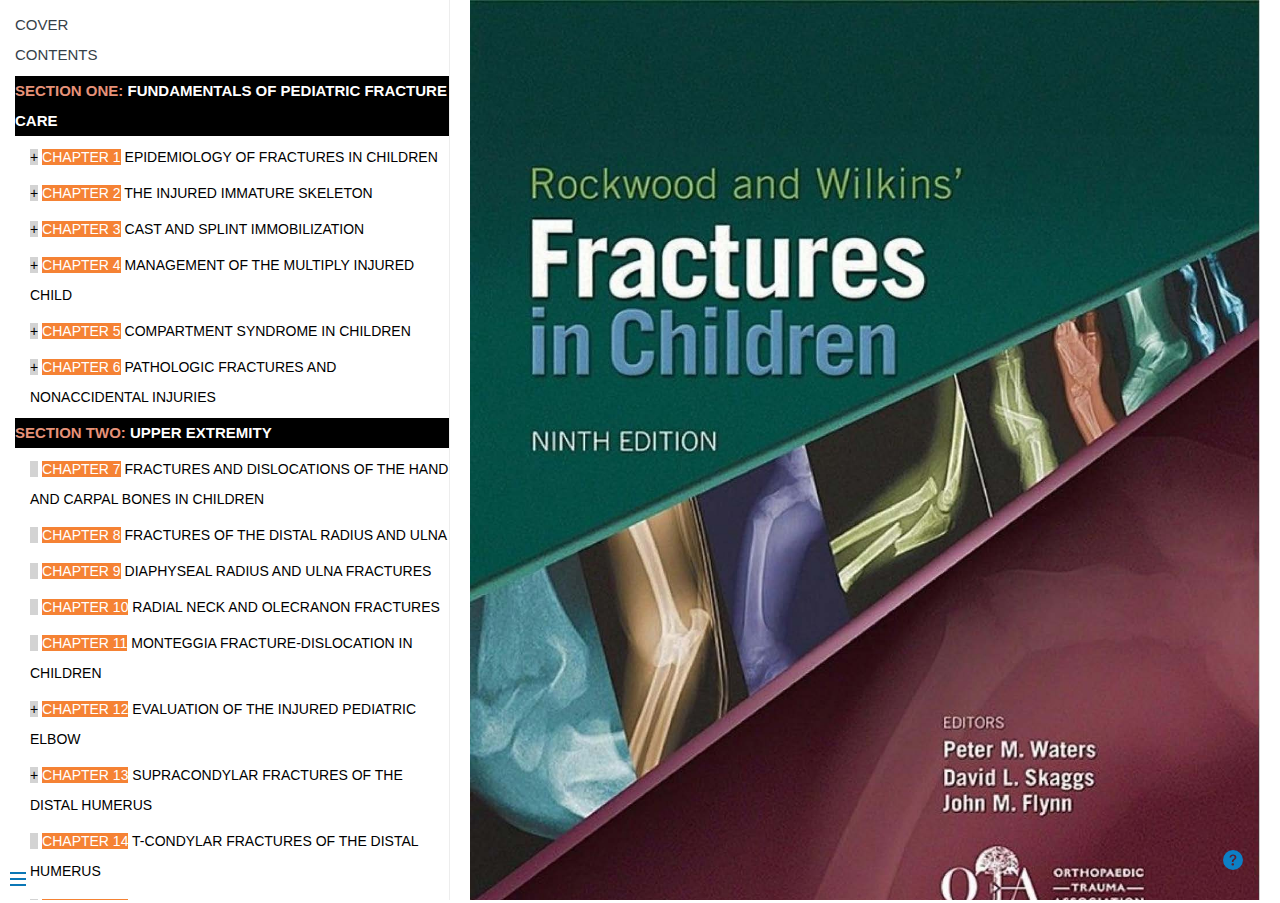
<file: index.html>
<!DOCTYPE html>
<html lang="en">
<head>
    <meta charset="UTF-8">
    <meta http-equiv="X-UA-Compatible" content="IE=edge,chrome=1">
    <meta name="viewport" content="width=device-width, initial-scale=1.0">
    <title>Rockwood and Wilkins' Fractures in Children</title>
    <link rel="stylesheet" href="css/index.css">
    <link rel="icon" href="favicon.ico" type="image/x-icon" />
    <style>
        @media print {#ghostery-tracker-tally {display:none !important}}
    </style>
    
</head>

<body class="ready sticky">
    <button class="sidebar-toggle" aria-label="Menu">
        <div class="sidebar-toggle-button">
            <div class="sidebar-toggle-button">
                <span></span>
                <span></span>
                <span></span>
            </div>
        </div>
    </button>
    <aside id="sidebar" class="sidebar">
        <img id="question_icon" src="./images/question-circle-fill.svg">
        <div id="cover" style="padding-left: 15px;line-height: 2em;cursor: pointer;background-size:cover;"><a style="text-decoration: none;">COVER</a></div>
        <div style="padding-left: 15px;line-height: 2em;">CONTENTS</div>
        <div class="sidebar-nav">
            <ul class="first" style="list-style: none;">
                <li style="background-color: black;"><span style="color: #e69279;font-weight: bold;">SECTION ONE:</span> <span style="color: white;font-weight: bold;">FUNDAMENTALS OF PEDIATRIC FRACTURE CARE</span></li>
                <ul class="second">
                    <li><a class="unfold-icon">+</a>&nbsp;<a class="section-link"><span>Chapter 1</span> Epidemiology of Fractures in Children</a></li>
                    <ul class="third" style="display: none;">
                        <li><a class="unfold-icon">+</a>&nbsp;<a class="h1-link" data-src="#1.1">INTRODUCTION</a></li>
                        <li><a class="unfold-icon">+</a>&nbsp;<a class="h1-link" data-src="#1.2">INCIDENCE OF FRACTURES IN CHILDREN</a></li>
                        <li><a class="unfold-icon">+</a>&nbsp;<a class="h1-link" data-src="#1.3">ETIOLOGY OF FRACTURES IN CHILDREN</a></li>
                        <li><a class="unfold-icon">+</a>&nbsp;<a class="h1-link" data-src="#1.4">EVOLVING EPIDEMIOLOGY OF FRACTURES IN CHILDREN</a></li>
                        <li><a class="unfold-icon">+</a>&nbsp;<a class="h1-link" data-src="#1.5">ACKNOWLEDGMENT</a></li>
                    </ul>
                    <li><a class="unfold-icon">+</a>&nbsp;<a class="section-link"><span>Chapter 2</span> The Injured Immature Skeleton</a></li>
                    <ul class="third" style="display: none;">
                        <li><a class="unfold-icon">+</a>&nbsp;<a class="h1-link" data-src="#2.1">INTRODUCTION</a></li>
                        <li><a class="unfold-icon">+</a>&nbsp;<a class="h1-link" data-src="#2.2">ANATOMIC CONSIDERATIONS OF THE IMMATURE SKELETON</a></li>
                        <ul class="fourth" style="display: none;">
                            <li><a class="unfold-icon">+</a>&nbsp;<a class="h2-link" data-src="#2.2.1">Epiphysis</a></li>
                            <li><a class="unfold-icon">+</a>&nbsp;<a class="h2-link" data-src="#2.2.2">Physis</a></li>
                            <li><a class="unfold-icon">+</a>&nbsp;<a class="h2-link" data-src="#2.2.3">Metaphysis</a></li>
                            <li><a class="unfold-icon">+</a>&nbsp;<a class="h2-link" data-src="#2.2.4">Diaphysis</a></li>
                            <li><a class="unfold-icon">+</a>&nbsp;<a class="h2-link" data-src="#2.2.5">Periosteum</a></li>
                            <li><a class="unfold-icon">+</a>&nbsp;<a class="h2-link" data-src="#2.2.6">Apophysis</a></li>
                        </ul>
                        <li><a class="unfold-icon">+</a>&nbsp;<a class="h1-link" data-src="#2.3">MECHANISMS OF FRACTURE HEALING</a></li>
                        <li><a class="unfold-icon">+</a>&nbsp;<a class="h1-link" data-src="#2.4">UNIQUE ASPECTS OF INJURY IN THE IMMATURE SKELETON</a></li>
                        <ul class="fourth" style="display: none;">
                            <li><a class="unfold-icon">+</a>&nbsp;<a class="h2-link" data-src="#2.4.1">Remodeling of Bones After a Fracture in Children</a></li>
                            <li><a class="unfold-icon">+</a>&nbsp;<a class="h2-link" data-src="#2.4.2">Growth Stimulation</a></li>
                            <li><a class="unfold-icon">+</a>&nbsp;<a class="h2-link" data-src="#2.4.3">Physeal Injuries</a></li>
                            <li><a class="unfold-icon">+</a>&nbsp;<a class="h2-link" data-src="#2.4.4">Physeal Arrests</a></li>
                        </ul>
                        <li><a class="unfold-icon">+</a>&nbsp;<a class="h1-link" data-src="#2.5">AUTHOR'S OBSERVATION</a></li>
                    </ul>
                    <li><a class="unfold-icon">+</a>&nbsp;<a class="section-link"><span>Chapter 3</span> Cast and Splint Immobilization</a></li>
                    <ul class="third" style="display: none;">
                        <li><a class="unfold-icon">+</a>&nbsp;<a class="h1-link" data-src="#3.1">INTRODUCTION</a></li>
                        <li><a class="unfold-icon">+</a>&nbsp;<a class="h1-link" data-src="#3.2">PAIN MANAGEMENT AND SEDATION FOR FRACTURE MANAGEMENT</a></li>
                        <li><a class="unfold-icon">+</a>&nbsp;<a class="h1-link" data-src="#3.3">GENERAL</a></li>
                        <ul class="fourth" style="display: none;">
                            <li><a class="unfold-icon">+</a>&nbsp;<a class="h2-link" data-src="#3.3.1">Cast Complications</a></li>
                            <li><a class="unfold-icon">+</a>&nbsp;<a class="h2-link" data-src="#3.3.2">Treating Cast Complications</a></li>
                            <li><a class="unfold-icon">+</a>&nbsp;<a class="h2-link" data-src="#3.3.3">Types of Casting Materials</a></li>
                            <li><a class="unfold-icon">+</a>&nbsp;<a class="h2-link" data-src="#3.3.4">General Cast Application Principles</a></li>
                            <li><a class="unfold-icon">+</a>&nbsp;<a class="h2-link" data-src="#3.3.5">Cast Splitting</a></li>
                            <li><a class="unfold-icon">+</a>&nbsp;<a class="h2-link" data-src="#3.3.6">Cast Removal</a></li>
                            <li><a class="unfold-icon">+</a>&nbsp;<a class="h2-link" data-src="#3.3.7">Cast Wedging</a></li>
                            <li><a class="unfold-icon">+</a>&nbsp;<a class="h2-link" data-src="#3.3.8">Casting Over Surgical Wounds and Implants</a></li>
                            <li><a class="unfold-icon">+</a>&nbsp;<a class="h2-link" data-src="#3.3.9">Medical Comorbidities That Affect Cast Care</a></li>
                        </ul>
                        <li><a class="unfold-icon">+</a>&nbsp;<a class="h1-link" data-src="#3.4">LOCATION-SPECIFIC IMMOBILIZATION</a></li>
                        <ul class="fourth" style="display: none;">
                            <li><a class="unfold-icon">+</a>&nbsp;<a class="h2-link" data-src="#3.4.1">Sugar-Tong Splint Immobilization</a></li>
                            <li><a class="unfold-icon">+</a>&nbsp;<a class="h2-link" data-src="#3.4.2">Long-Arm 90-Degree Cast Immobilization</a></li>
                            <li><a class="unfold-icon">+</a>&nbsp;<a class="h2-link" data-src="#3.4.3">Short-Arm Cast Immobilization</a></li>
                            <li><a class="unfold-icon">+</a>&nbsp;<a class="h2-link" data-src="#3.4.4">Long Arm-Thumb Spica Extension Cast Immobilization</a></li>
                            <li><a class="unfold-icon">+</a>&nbsp;<a class="h2-link" data-src="#3.4.5">Thumb Spica Cast Immobilization</a></li>
                            <li><a class="unfold-icon">+</a>&nbsp;<a class="h2-link" data-src="#3.4.6">Shoulder Immobilization</a></li>
                            <li><a class="unfold-icon">+</a>&nbsp;<a class="h2-link" data-src="#3.4.7">Short-Leg Cast Application</a></li>
                            <li><a class="unfold-icon">+</a>&nbsp;<a class="h2-link" data-src="#3.4.8">Long-Leg Cast Application</a></li>
                            <li><a class="unfold-icon">+</a>&nbsp;<a class="h2-link" data-src="#3.4.9">Short-Leg Splint Application</a></li>
                            <li><a class="unfold-icon">+</a>&nbsp;<a class="h2-link" data-src="#3.4.10">Spica Cast Application</a></li>
                        </ul>
                        <li><a class="unfold-icon">+</a>&nbsp;<a class="h1-link" data-src="#3.5">CONCLUSION</a></li>
                    </ul>
                    <li><a class="unfold-icon">+</a>&nbsp;<a class="section-link"><span>Chapter 4</span> Management of the Multiply Injured Child</a></li>
                    <ul class="third" style="display: none;">
                        <li><a class="unfold-icon">+</a>&nbsp;<a class="h1-link" data-src="#4.1">ROLE OF THE PEDIATRIC TRAUMA CENTER</a></li>
                        <ul class="fourth" style="display: none;">
                            <li><a class="unfold-icon">+</a>&nbsp;<a class="h2-link" data-src="#4.1.1">Role of the Pediatric Trauma Center: Key Concepts</a></li>
                        </ul>
                        <li><a class="unfold-icon">+</a>&nbsp;<a class="h1-link" data-src="#4.2">INITIAL RESUSCITATION AND EVALUATION</a></li>
                        <ul class="fourth" style="display: none;">
                            <li><a class="unfold-icon">+</a>&nbsp;<a class="h2-link" data-src="#4.2.1">Initial Evaluation</a></li>
                            <li><a class="unfold-icon">+</a>&nbsp;<a class="h2-link" data-src="#4.2.2">Fluid Replacement</a></li>
                        </ul>
                        <li><a class="unfold-icon">+</a>&nbsp;<a class="h1-link" data-src="#4.3">EVALUATION AND ASSESSMENT</a></li>
                        <ul class="fourth" style="display: none;">
                            <li><a class="unfold-icon">+</a>&nbsp;<a class="h2-link" data-src="#4.3.1">Trauma Rating Systems</a></li>
                            <li><a class="unfold-icon">+</a>&nbsp;<a class="h2-link" data-src="#4.3.2">Physical Assessment</a></li>
                            <li><a class="unfold-icon">+</a>&nbsp;<a class="h2-link" data-src="#4.3.3">Imaging Studies</a></li>
                        </ul>
                        <li><a class="unfold-icon">+</a>&nbsp;<a class="h1-link" data-src="#4.4">NONORTHOPEDIC CONDITIONS IN THE MULTIPLY INJURED CHILD</a></li>
                        <ul class="fourth" style="display: none;">
                            <li><a class="unfold-icon">+</a>&nbsp;<a class="h2-link" data-src="#4.4.1">Head Injury</a></li>
                            <li><a class="unfold-icon">+</a>&nbsp;<a class="h2-link" data-src="#4.4.2">Peripheral Nerve Injuries</a></li>
                            <li><a class="unfold-icon">+</a>&nbsp;<a class="h2-link" data-src="#4.4.3">Thoracic Injuries and Pulmonary Contusions</a></li>
                            <li><a class="unfold-icon">+</a>&nbsp;<a class="h2-link" data-src="#4.4.4">Abdominal Injuries</a></li>
                            <li><a class="unfold-icon">+</a>&nbsp;<a class="h2-link" data-src="#4.4.5">Genitourinary Injuries</a></li>
                            <li><a class="unfold-icon">+</a>&nbsp;<a class="h2-link" data-src="#4.4.6">Fat Embolism and Pulmonary Embolism</a></li>
                            <li><a class="unfold-icon">+</a>&nbsp;<a class="h2-link" data-src="#4.4.7">Nutritional Requirements</a></li>
                        </ul>
                        <li><a class="unfold-icon">+</a>&nbsp;<a class="h1-link" data-src="#4.5">ORTHOPEDIC MANAGEMENT OF THE MULTIPLY INJURED CHILD</a></li>
                        <ul class="fourth" style="display: none;">
                            <li><a class="unfold-icon">+</a>&nbsp;<a class="h2-link" data-src="#4.5.1">TIMING</a></li>
                            <li><a class="unfold-icon">+</a>&nbsp;<a class="h2-link" data-src="#4.5.2">PELVIC FRACTURES</a></li>
                            <li><a class="unfold-icon">+</a>&nbsp;<a class="h2-link" data-src="#4.5.3">OPEN FRACTURES</a></li>
                        </ul>
                        <li><a class="unfold-icon">+</a>&nbsp;<a class="h1-link" data-src="#4.6">STABILIZATION OF FRACTURES</a></li>
                        <ul class="fourth" style="display: none;">
                            <li><a class="unfold-icon">+</a>&nbsp;<a class="h2-link" data-src="#4.6.1">BENEFICIAL EFFECTS</a></li>
                            <li><a class="unfold-icon">+</a>&nbsp;<a class="h2-link" data-src="#4.6.2">OUTCOMES OF TREATMENT OF THE MULTIPLY INJURED CHILD</a></li>
                        </ul>
                        <li><a class="unfold-icon">+</a>&nbsp;<a class="h1-link" data-src="#4.7">ACKNOWLEDGMENTS</a></li>
                        <li><a class="unfold-icon">+</a>&nbsp;<a class="h1-link" data-src="#4.8">REFERENCES</a></li>
                    </ul>
                    <li><a class="unfold-icon">+</a>&nbsp;<a class="section-link"><span>Chapter 5</span> Compartment Syndrome in Children</a></li>
                    <ul class="third" style="display: none;">
                        <li><a class="unfold-icon">+</a>&nbsp;<a class="h1-link" data-src="#5.1">INTRODUCTION</a></li>
                        <li><a class="unfold-icon">+</a>&nbsp;<a class="h1-link" data-src="#5.2">DIAGNOSIS</a></li>
                        <li><a class="unfold-icon">+</a>&nbsp;<a class="h1-link" data-src="#5.3">CLASSIFICATION</a></li>
                        <li><a class="unfold-icon">+</a>&nbsp;<a class="h1-link" data-src="#5.4">TREATMENT</a></li>
                        <li><a class="unfold-icon">+</a>&nbsp;<a class="h1-link" data-src="#5.5">UPPER EXTREMITY</a></li>
                        <ul class="fourth" style="display: none;">
                            <li><a class="unfold-icon">+</a>&nbsp;<a class="h2-link" data-src="#5.5.1">Arm</a></li>
                            <li><a class="unfold-icon">+</a>&nbsp;<a class="h2-link" data-src="#5.5.2">Forearm</a></li>
                            <li><a class="unfold-icon">+</a>&nbsp;<a class="h2-link" data-src="#5.5.3">Hand</a></li>
                            <ul class="fifth" style="display: none;">
                                <li><a class="unfold-icon">+</a>&nbsp;<a class="h3-link" data-src="#5.5.3.1">Volar Release</a></li>
                                <li><a class="unfold-icon">+</a>&nbsp;<a class="h3-link" data-src="#5.5.3.2">Dorsal Release</a></li>
                                <li><a class="unfold-icon">+</a>&nbsp;<a class="h3-link" data-src="#5.5.3.3">Fingers</a></li>
                            </ul>
                            <li><a class="unfold-icon">+</a>&nbsp;<a class="h2-link" data-src="#5.5.4">Postoperative</a></li>
                        </ul>
                        <li><a class="unfold-icon">+</a>&nbsp;<a class="h1-link" data-src="#5.6">LOWER EXTREMITY</a></li>
                        <ul class="fourth" style="display: none;">
                            <li><a class="unfold-icon">+</a>&nbsp;<a class="h2-link" data-src="#5.6.1">Thigh</a></li>
                            <li><a class="unfold-icon">+</a>&nbsp;<a class="h2-link" data-src="#5.6.2">Leg</a></li>
                            <li><a class="unfold-icon">+</a>&nbsp;<a class="h2-link" data-src="#5.6.3">Foot</a></li>
                        </ul>
                        <li><a class="unfold-icon">+</a>&nbsp;<a class="h1-link" data-src="#5.7">ESTABLISHED CONTRACTURE (VOLKMANN'S CONTRACTURE)</a></li>
                        <li><a class="unfold-icon">+</a>&nbsp;<a class="h1-link" data-src="#5.8">OUTCOMES</a></li>
                    </ul>
                    <li><a class="unfold-icon">+</a>&nbsp;<a class="section-link"><span>Chapter 6</span> Pathologic Fractures and Nonaccidental Injuries</a></li>
                    <ul class="third" style="display:none;">
                        <li><a class="unfold-icon">+</a>&nbsp;<a class="h1-link" data-src="#6.1">PATHOLOGIC FRACTURES</a></li>
                        <li><a class="unfold-icon">+</a>&nbsp;<a class="h1-link" data-src="#6.2">TUMORS OR TUMOR-LIKE PROCESSES</a></li>
                        <li><a class="unfold-icon">+</a>&nbsp;<a class="h1-link" data-src="#6.3">DISEASES OF THE BONE MARROW</a></li>
                        <li><a class="unfold-icon">+</a>&nbsp;<a class="h1-link" data-src="#6.4">PATHOLOGIC FRACTURES AFTER LIMB LENGTHENING</a></li>
                        <li><a class="unfold-icon">+</a>&nbsp;<a class="h1-link" data-src="#6.5">FRACTURES IN NEUROMUSCULAR DISEASE</a></li>
                        <li><a class="unfold-icon">+</a>&nbsp;<a class="h1-link" data-src="#6.6">THE ORTHOPEDIC RECOGNITION OF CHILD MALTREATMENT</a></li>
                        <li><a class="unfold-icon">+</a>&nbsp;<a class="h1-link" data-src="#6.7">THE RISK FACTORS FOR CHILD ABUSE</a></li>
                        <li><a class="unfold-icon">+</a>&nbsp;<a class="h1-link" data-src="#6.8">OBTAINING THE HISTORY</a></li>
                        <li><a class="unfold-icon">+</a>&nbsp;<a class="h1-link" data-src="#6.9">PHYSICAL EXAMINATION</a></li>
                        <li><a class="unfold-icon">+</a>&nbsp;<a class="h1-link" data-src="#6.10">FRACTURES IN CHILD ABUSE</a></li>
                        <li><a class="unfold-icon">+</a>&nbsp;<a class="h1-link" data-src="#6.11">LABORATORY STUDIES</a></li>
                        <li><a class="unfold-icon">+</a>&nbsp;<a class="h1-link" data-src="#6.12">THE DIFFERENTIAL DIAGNOSIS</a></li>
                        <li><a class="unfold-icon">+</a>&nbsp;<a class="h1-link" data-src="#6.13">POST-EMERGENCY ROOM TREATMENT AND LEGAL REPORTING REQUIREMENTS</a></li>
                        <li><a class="unfold-icon">+</a>&nbsp;<a class="h1-link" data-src="#6.14">ACKNOWLEDGMENTS</a></li>
                    </ul>
                </ul>
                <li style="background-color: black;"><span style="color: #e69279;font-weight: bold;">SECTION TWO:</span> <span style="color: white;font-weight: bold;">UPPER EXTREMITY</span></li>
                <ul class="second">
                    <li><a class="unfold-icon">+</a>&nbsp;<a class="section-link"><span>Chapter 7</span> Fractures and Dislocations of the Hand and Carpal Bones in Children</a></li>
                    <li><a class="unfold-icon">+</a>&nbsp;<a class="section-link"><span>Chapter 8</span> Fractures of the Distal Radius and Ulna</a></li>
                    <li><a class="unfold-icon">+</a>&nbsp;<a class="section-link"><span>Chapter 9</span> Diaphyseal Radius and Ulna Fractures</a></li>
                    <li><a class="unfold-icon">+</a>&nbsp;<a class="section-link"><span>Chapter 10</span> Radial Neck and Olecranon Fractures</a></li>
                    <li><a class="unfold-icon">+</a>&nbsp;<a class="section-link"><span>Chapter 11</span> Monteggia Fracture-Dislocation in Children</a></li>
                    <li><a class="unfold-icon">+</a>&nbsp;<a class="section-link"><span>Chapter 12</span> Evaluation of the Injured Pediatric Elbow</a></li>
                    <ul class="third" style="display:none">
                        <li><a class="unfold-icon">+</a>&nbsp;<a class="h1-link" data-src="#12.1">INTRODUCTION</a></li>
                        <li><a class="unfold-icon">+</a>&nbsp;<a class="h1-link" data-src="#12.2">EPIDEMIOLOGY</a></li>
                        <li><a class="unfold-icon">+</a>&nbsp;<a class="h1-link" data-src="#12.3">ANATOMY</a></li>
                        <li><a class="unfold-icon">+</a>&nbsp;<a class="h1-link" data-src="#12.4">RADIOGRAPHIC FINDINGS</a></li>
                    </ul>
                    <li><a class="unfold-icon">+</a>&nbsp;<a class="section-link"><span>Chapter 13</span> Supracondylar Fractures of the Distal Humerus</a></li>
                    <ul class="third" style="display: none;">
                        <li><a class="unfold-icon">+</a>&nbsp;<a class="h1-link" data-src="#13.1">SUPRACONDYLAR FRACTURES OF THE DISTAL HUMERUS</a></li>
                        <ul class="fourth" style="display:none;">
                            <li><a class="unfold-icon">+</a>&nbsp;<a class="h2-link" data-src="#13.1.1">Introduction to Supracondylar Fractures of the Distal Humerus</a></li>
                            <li><a class="unfold-icon">+</a>&nbsp;<a class="h2-link" data-src="#13.1.2">Assessment of Supracondylar Fractures of the Distal Humerus</a></li>
                            <li><a class="unfold-icon">+</a>&nbsp;<a class="h2-link" data-src="#13.1.3">Treatment Options for Supracondylar Fractures of the Distal Humerus</a></li>
                        </ul>
                        <li><a class="unfold-icon">+</a>&nbsp;<a class="h1-link" data-src="#13.2">MANAGEMENT OF EXPECTED ADVERSE OUTCOMES AND
                            UNEXPECTED COMPLICATIONS RELATED TO SUPRACONDYLAR
                            FRACTURES OF THE DISTAL HUMERUS</a></li>
                        <ul class="fourth" style="display:none;">
                            <li><a class="unfold-icon">+</a>&nbsp;<a class="h2-link" data-src="#13.2.1">Vascular Injuries</a></li>
                            <li><a class="unfold-icon">+</a>&nbsp;<a class="h2-link" data-src="#13.2.2">Vascular Studies</a></li>
                            <li><a class="unfold-icon">+</a>&nbsp;<a class="h2-link" data-src="#13.2.3">Pulseless Arm With Median Nerve Injury</a></li>
                            <li><a class="unfold-icon">+</a>&nbsp;<a class="h2-link" data-src="#13.2.4">Exploration of the Brachial Artery</a></li>
                        </ul>
                        <li><a class="unfold-icon">+</a>&nbsp;<a class="h1-link" data-src="#13.3">FLEXION-TYPE SUPRACONDYLAR FRACTURES OF THE DISTAL HUMERUS</a></li>
                        <ul class="fourth" style="display:none;">
                            <li><a class="unfold-icon">+</a>&nbsp;<a class="h2-link" data-src="#13.2.1">Introduction to Flexion-Type Supracondylar Fractures of the Distal Humerus</a></li>
                            <li><a class="unfold-icon">+</a>&nbsp;<a class="h2-link" data-src="#13.2.1">Treatment Options For Flexion-Type Supracondylar Fractures of the Distal Humerus</a></li>
                        </ul>
                        <li><a class="unfold-icon">+</a>&nbsp;<a class="h1-link" data-src="#13.4">REFERENCES</a></li>
                    </ul>
                    <li><a class="unfold-icon">+</a>&nbsp;<a class="section-link"><span>Chapter 14</span> T-Condylar Fractures of the Distal Humerus</a></li>
                    <li><a class="unfold-icon">+</a>&nbsp;<a class="section-link"><span>Chapter 15</span> Dislocations of the Elbow and Medial Epicondylar Humerus Fractures</a></li>
                    <li><a class="unfold-icon">+</a>&nbsp;<a class="section-link"><span>Chapter 16</span> Lateral Condylar and Capitellar Fractures of the Distal Humerus</a></li>
                    <li><a class="unfold-icon">+</a>&nbsp;<a class="section-link"><span>Chapter 17</span> Distal Humeral Physeal, Medial Condyle, Lateral Epicondylar, and Other Uncommon Elbow Fractures</a></li>
                    <li><a class="unfold-icon">+</a>&nbsp;<a class="section-link"><span>Chapter 18</span> Shoulder Dislocation and Fractures of the Proximal Humerus and Humeral Shaft</a></li>
                    <li><a class="unfold-icon">+</a>&nbsp;<a class="section-link"><span>Chapter 19</span> Clavicle and Scapula Fractures and Acromioclavicular and Sternoclavicular Injuries</a></li>
                </ul>
                <li style="background-color: black;"><span style="color: #e69279;font-weight: bold;">SECTION THREE:</span> <span style="color: white;font-weight: bold;">SPINE</span></li>
                <ul class="second">
                    <li><a class="unfold-icon">+</a>&nbsp;<a class="section-link"><span>Chapter 20</span> Cervical Spine Injuries in Children</a></li>
                    <li><a class="unfold-icon">+</a>&nbsp;<a class="section-link"><span>Chapter 21</span> Thoracolumbar Spine Fractures</a></li>
                </ul>
                <li style="background-color: black;"><span style="color: #e69279;font-weight: bold;">SECTION FOUR:</span> <span style="color: white;font-weight: bold;">LOWER EXTREMITY</span></li>
                <ul class="second">
                    <li><a class="unfold-icon">+</a>&nbsp;<a class="section-link"><span>Chapter 22</span> Pelvic and Acetabular Fractures</a></li>
                    <li><a class="unfold-icon">+</a>&nbsp;<a class="section-link"><span>Chapter 23</span> Fractures and Traumatic Dislocations of the Hip in Children</a></li>
                    <li><a class="unfold-icon">+</a>&nbsp;<a class="section-link"><span>Chapter 24</span> Femoral Shaft Fractures</a></li>
                    <li><a class="unfold-icon">+</a>&nbsp;<a class="section-link"><span>Chapter 25</span> Fractures of the Distal Femoral Physis</a></li>
                    <li><a class="unfold-icon">+</a>&nbsp;<a class="section-link"><span>Chapter 26</span> Proximal Tibial Physeal Fractures</a></li>
                    <li><a class="unfold-icon">+</a>&nbsp;<a class="section-link"><span>Chapter 27</span> Intra-Articular Injuries of the Knee</a></li>
                    <li><a class="unfold-icon">+</a>&nbsp;<a class="section-link"><span>Chapter 28</span> Fractures of the Shaft of the Tibia and Fibula</a></li>
                    <li><a class="unfold-icon">+</a>&nbsp;<a class="section-link"><span>Chapter 29</span> Ankle Fractures</a></li>
                    <li><a class="unfold-icon">+</a>&nbsp;<a class="section-link"><span>Chapter 30</span> Fractures, Dislocations, and Other Injuries of the Foot</a></li>
                </ul>
            </ul>
        </div>
    </aside>
    <section class="content">
        <article id="main">
            <iframe src="cover.html" frameborder="0" style="width: 100%; height: 100%;"></iframe>
        </article>
    </section>
    <script>
    </script>
    <script src="js/index.js"></script>
    <div></div>
</body>
</html>
</file>
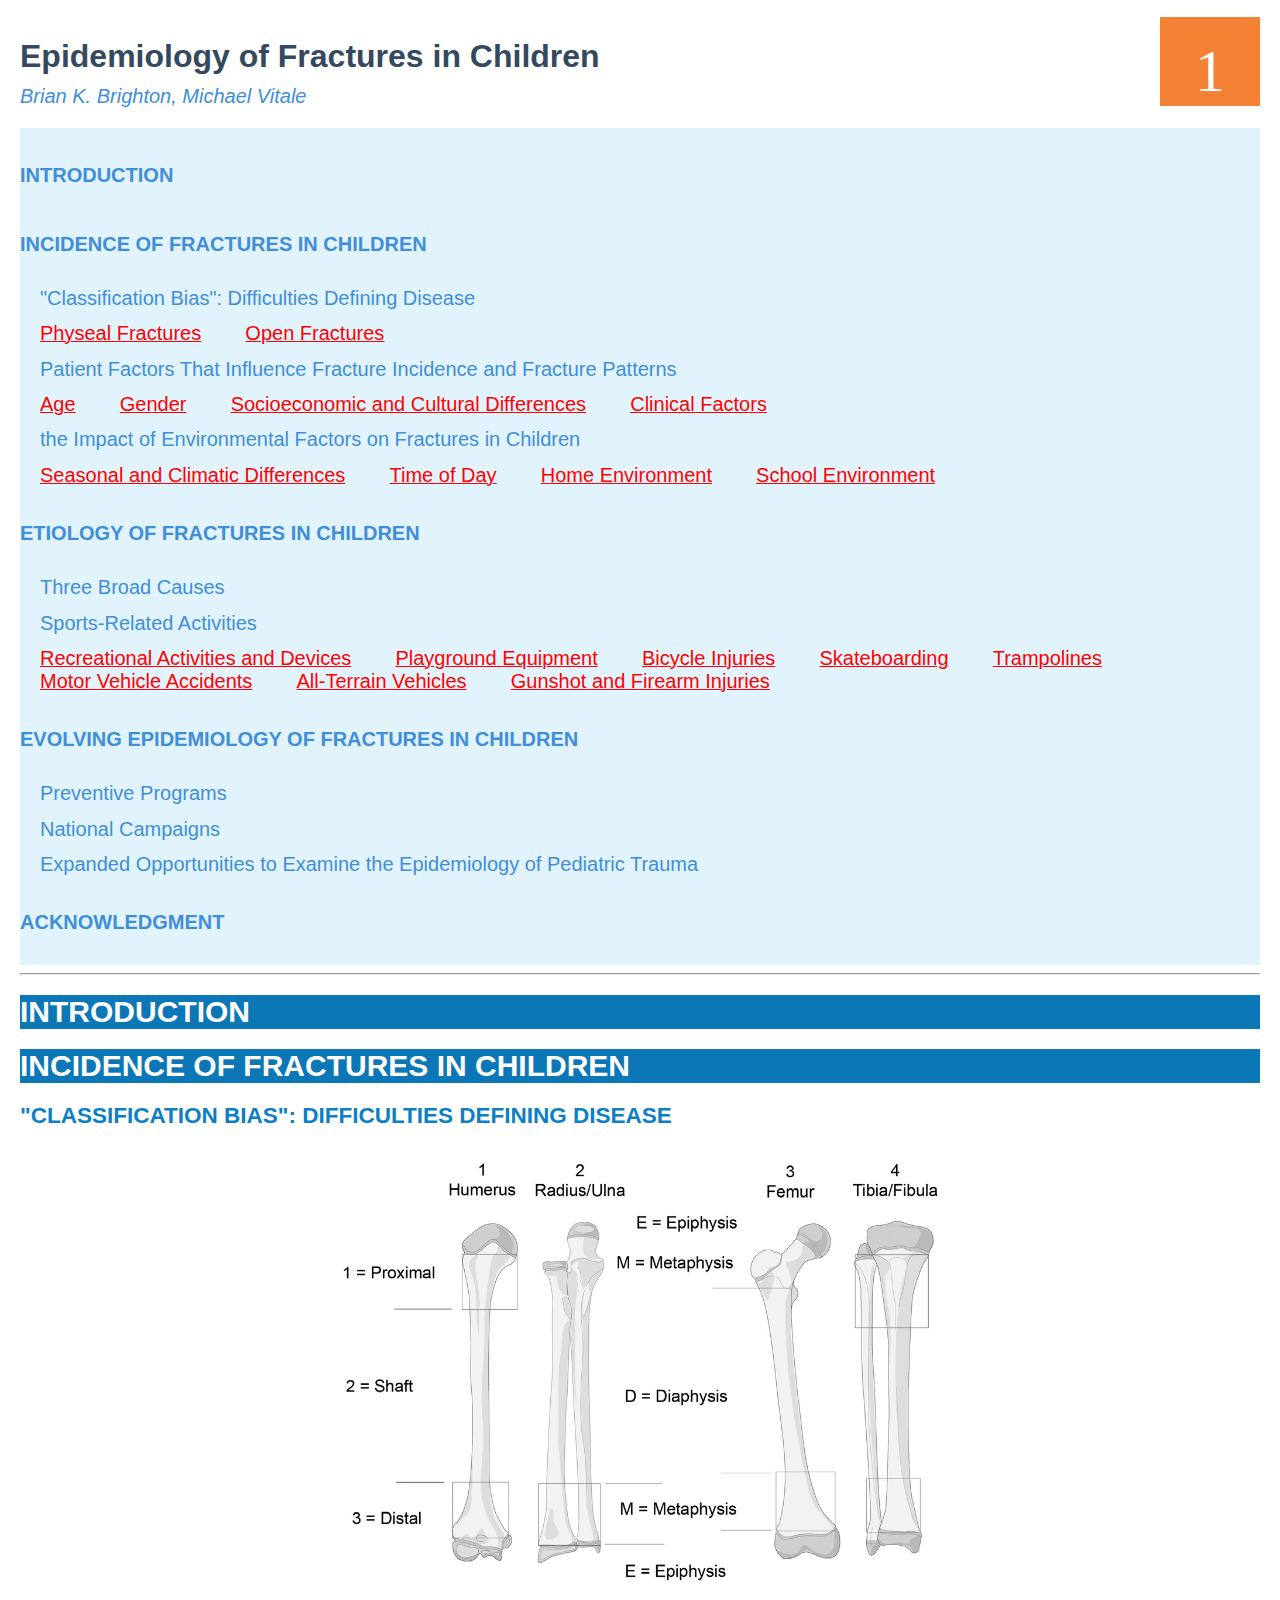
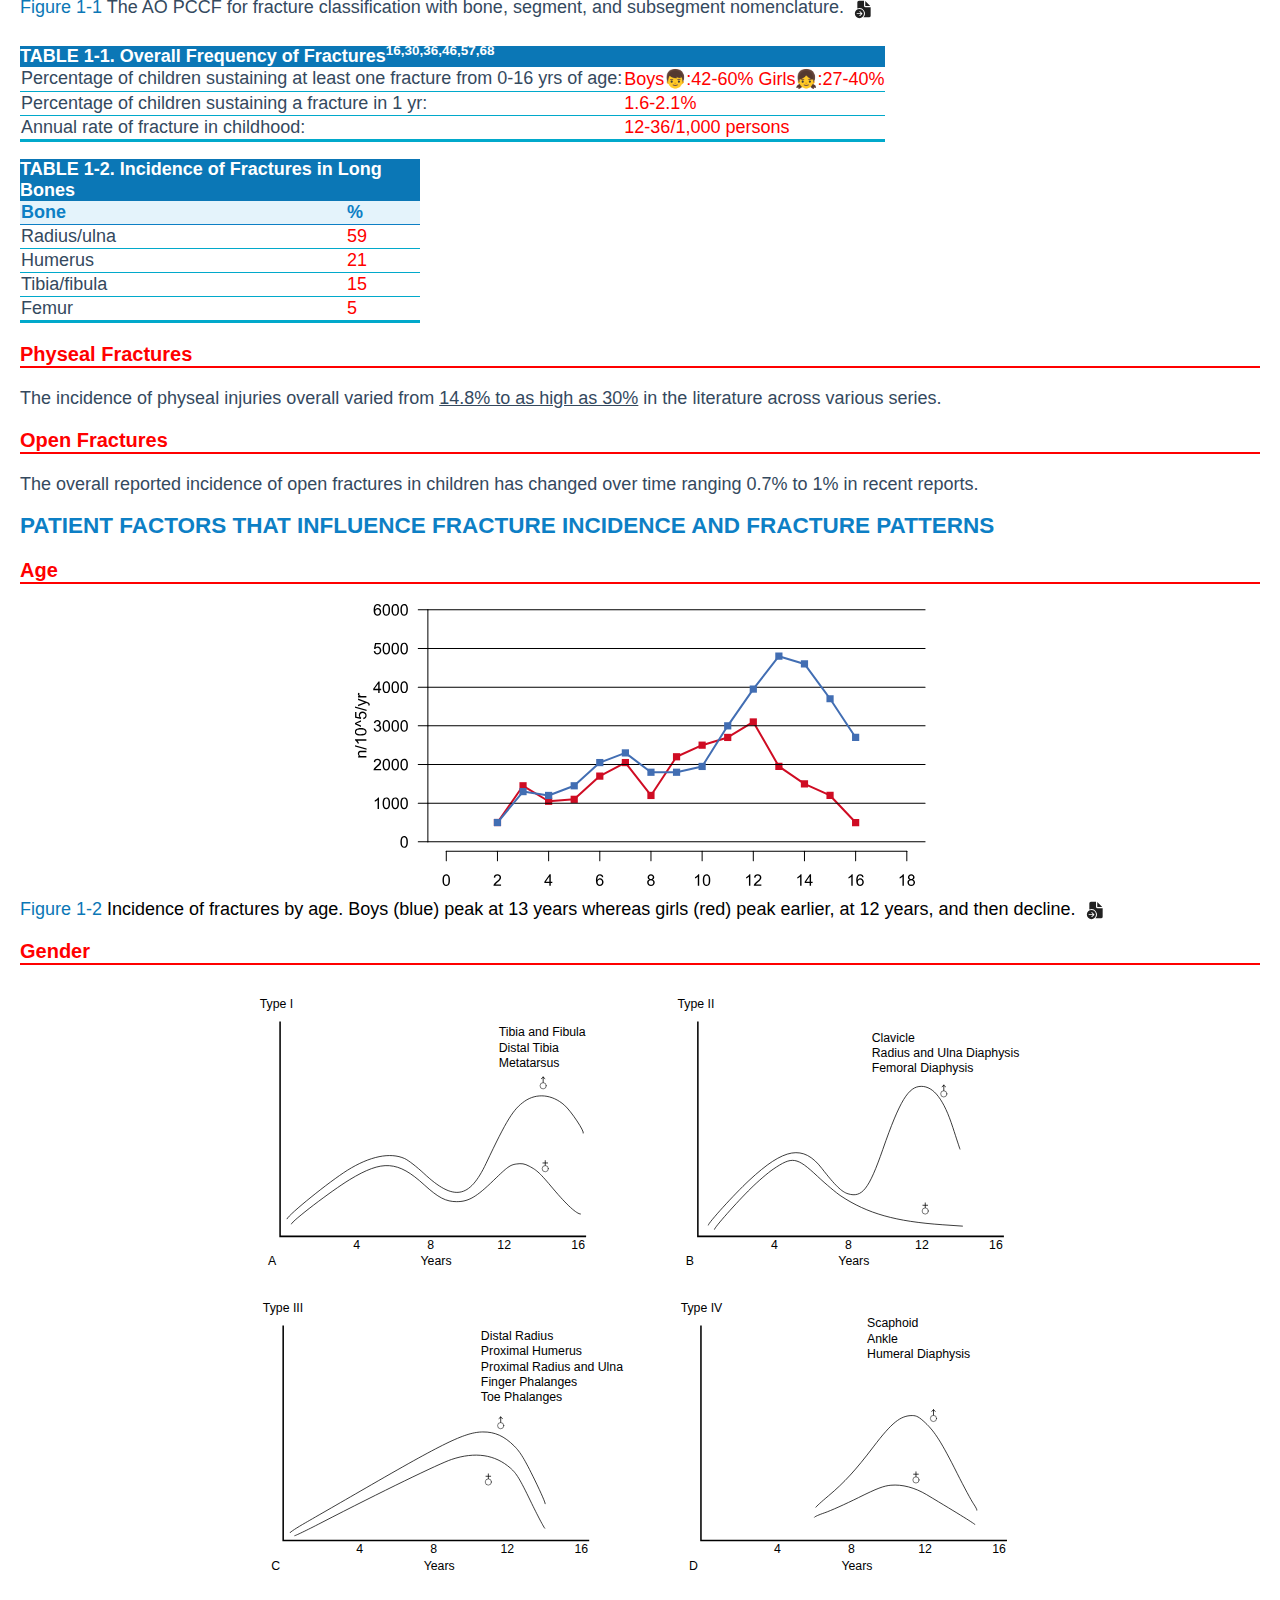
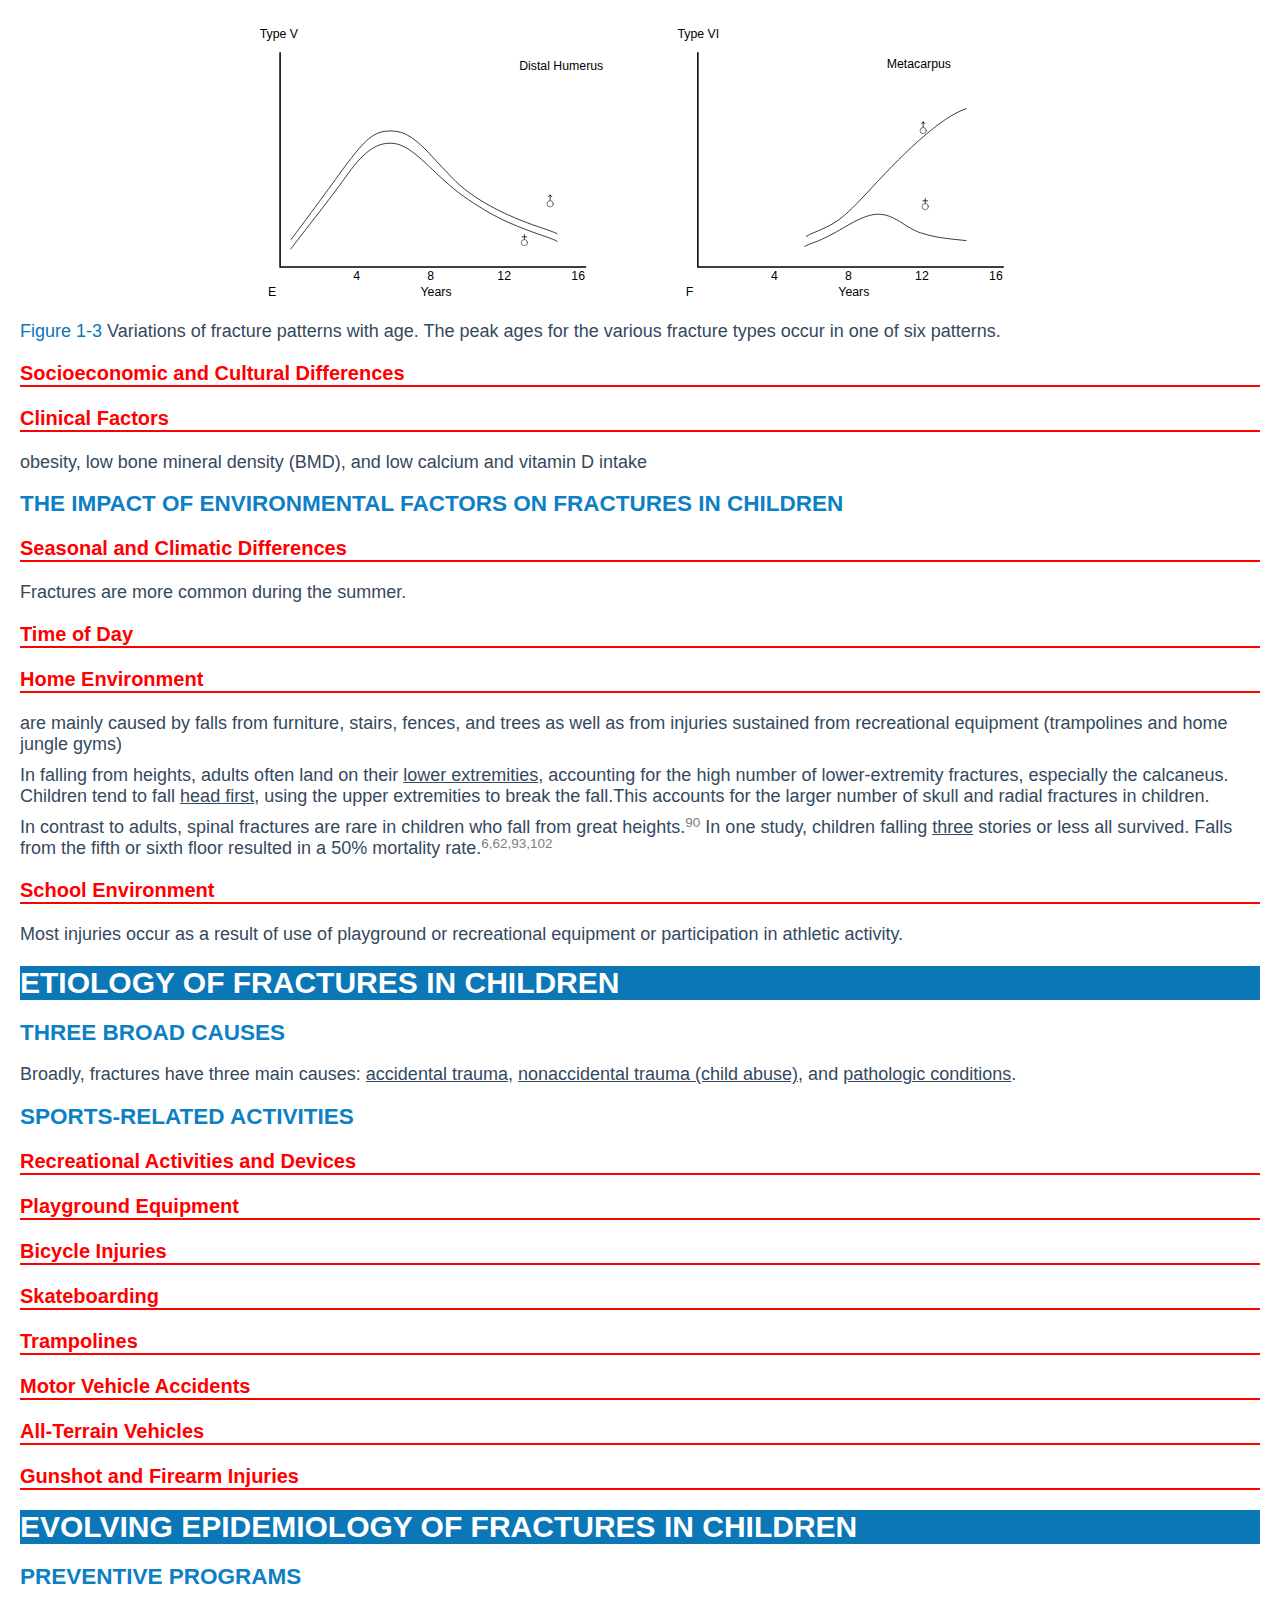
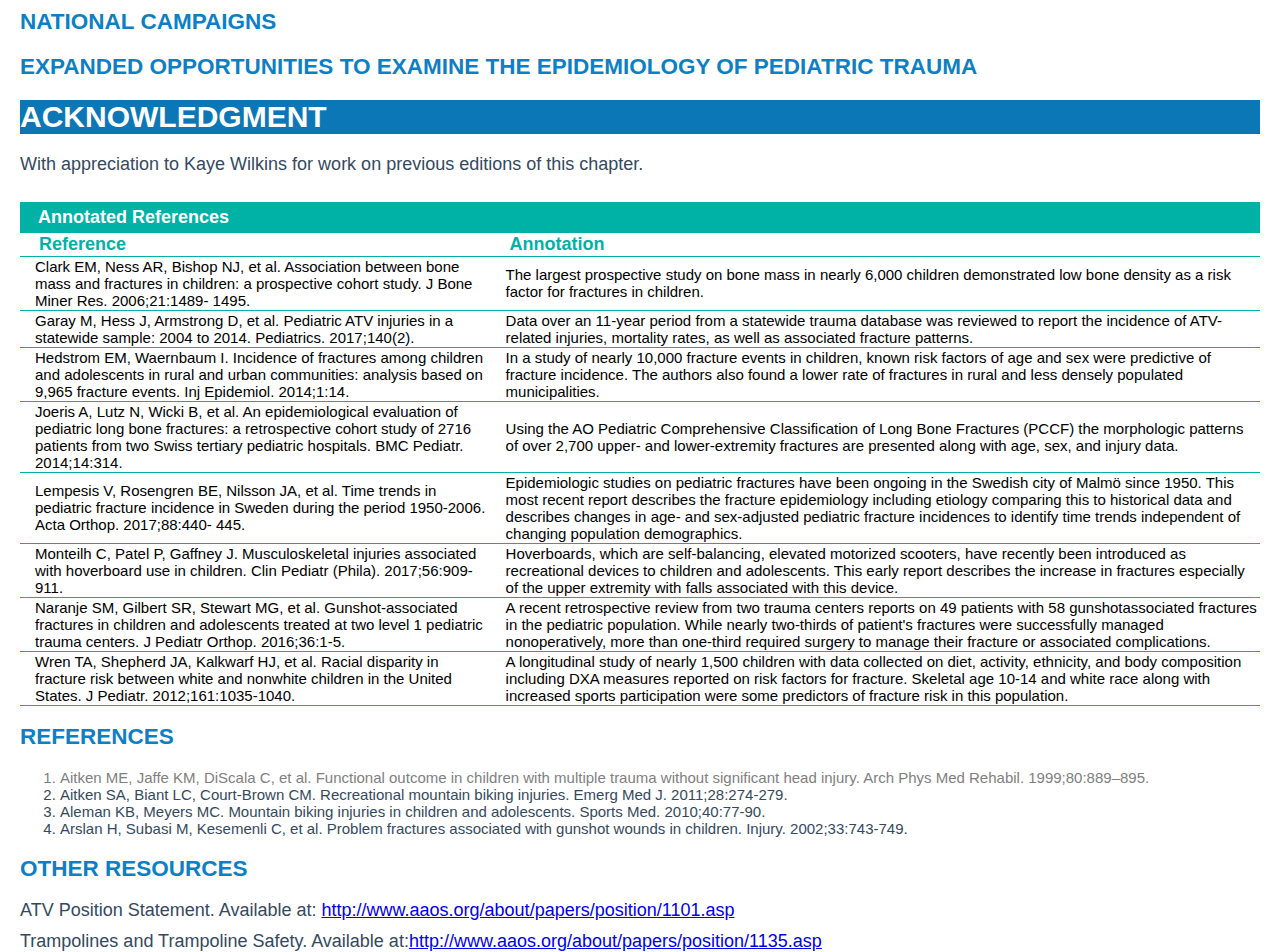
<file: Chapter 1 Epidemiology of Fractures in Children.html>
<!DOCTYPE html>
<html lang="en">
<head>
    <meta charset="UTF-8">
    <meta http-equiv="X-UA-Compatible" content="IE=edge,chrome=1">
    <meta name="viewport" content="width=device-width, initial-scale=1.0">
    <title>Rockwood and Wilkins' Fractures in Children</title>
    <link rel="stylesheet" href="css/chapter.css">
    <script src="./js/index.js"></script>
    <style>
        @media print {#ghostery-tracker-tally {display:none !important}}
    </style>
    
</head>
<body>
    <img class="scroll-top" src="images/ic_fluent_arrow_circle_up_24_filled.svg" style="position:fixed;bottom: 60px; right:20px;z-index: 35;cursor: pointer;">
    <section class="content">
        <br/>
        <div style="font-size: 60px;font-family:'Microsoft Himalaya';background-color:#f58234;color:white;width:100px;text-align: center;padding-top: 20px;float:right;margin-right: 20px;">1</div>
        <h1 style="margin-left: 20px;margin-bottom:10px;font-size:xx-large;">Epidemiology of Fractures in Children</h1>
        <i style="margin-left:20px;color:#408eda;font-size:20px;">Brian K. Brighton, Michael Vitale</i>
        <div class="table_of_contents">
            <h1><a href="#1.1">INTRODUCTION</a></h1>
            <h1><a href="#1.2">INCIDENCE OF FRACTURES IN CHILDREN</a></h1>
                <h2><a href="#1.2.1">"Classification Bias": Difficulties Defining Disease</a></h2>
                    <h3><a href="#1.2.1.1">Physeal Fractures</a></h3>
                    <h3><a href="#1.2.1.2">Open Fractures</a></h3>
                <h2><a href="#1.2.2">Patient Factors That Influence Fracture Incidence and Fracture Patterns</a></h2>
                    <h3><a href="#1.2.2.1">Age</a></h3>
                    <h3><a href="#1.2.2.2">Gender</a></h3>
                    <h3><a href="#1.2.2.3">Socioeconomic and Cultural Differences</a></h3>
                    <h3><a href="#1.2.2.4">Clinical Factors</a></h3>
                <h2><a href="#1.2.3">the Impact of Environmental Factors on Fractures in Children</a></h2>
                    <h3><a href="#1.2.3.1">Seasonal and Climatic Differences</a></h3>
                    <h3><a href="#1.2.3.2">Time of Day</a></h3>
                    <h3><a href="#1.2.3.3">Home Environment</a></h3>
                    <h3><a href="#1.2.3.4">School Environment</a></h3>
            <h1><a href="#1.3">ETIOLOGY OF FRACTURES IN CHILDREN</a></h1>
                <h2><a href="#1.3.1">Three Broad Causes</a></h2>
                <h2><a href="#1.3.2">Sports-Related Activities</a></h2>
                    <h3><a href="#1.3.2.1">Recreational Activities and Devices</a></h3>
                    <h3><a href="#1.3.2.2">Playground Equipment</a></h3>
                    <h3><a href="#1.3.2.3">Bicycle Injuries</a></h3>
                    <h3><a href="#1.3.2.4">Skateboarding</a></h3>
                    <h3><a href="#1.3.2.5">Trampolines</a></h3>
                    <h3><a href="#1.3.2.6">Motor Vehicle Accidents</a></h3>
                    <h3><a href="#1.3.2.7">All-Terrain Vehicles</a></h3>
                    <h3><a href="#1.3.2.8">Gunshot and Firearm Injuries</a></h3>
            <h1><a href="#1.4">EVOLVING EPIDEMIOLOGY OF FRACTURES IN CHILDREN</a></h1>
                <h2><a href="#1.4.1">Preventive Programs</a></h2>
                <h2><a href="#1.4.2">National Campaigns</a></h2>
                <h2><a href="#1.4.3">Expanded Opportunities to Examine the Epidemiology of Pediatric Trauma</a></h2>
            <h1><a href="#1.5">ACKNOWLEDGMENT</a></h1>
        </div>
        <hr style="margin:7.5px 20px 7.5px;">
        <article id="main">
            <h1 id="1.1">INTRODUCTION</h1>
            <h1 id="1.2">INCIDENCE OF FRACTURES IN CHILDREN</h1>
                <h2 id="1.2.1">"CLASSIFICATION BIAS": DIFFICULTIES DEFINING DISEASE</h2>
                    <img src="./images/Figure 1-1.svg" style="width:600px;position: relative;left:50%;transform: translate(-50%);">
                    <p><span class="figure_num">Figure 1-1</span> The AO PCCF for fracture classification with bone, segment, and subsegment
                        nomenclature.<img src="images/document.svg" class="document-svg" data-src="Figure_1_1.pdf"></p>
                    <br/>
                    <table>
                        <caption>TABLE 1-1. Overall Frequency of Fractures<sup style="color:white;">16,30,36,46,57,68</sup></caption>
                        <tr>
                            <td>Percentage of children sustaining at least one fracture from 0-16 yrs of age:</td>
                            <td style="color: red;">Boys👦:42-60%  Girls👧:27-40%</td>
                        </tr>
                        <tr>
                            <td>Percentage of children sustaining a fracture in 1 yr:</td>
                            <td style="color: red;">1.6-2.1%</td>
                        </tr>
                        <tr>
                            <td style="border-width: 3px;">Annual rate of fracture in childhood:</td>
                            <td style="border-width: 3px;color: red;">12-36/1,000 persons</td>
                        </tr>
                    </table>
                    <br />
                    <table style="width: 400px;">
                        <caption>TABLE 1-2. Incidence of Fractures in Long Bones</caption>
                        <tr>
                            <th>Bone</th><th>%</th>
                        </tr>
                        <tr>
                            <td>Radius/ulna</td><td style="color: red;">59</td>
                        </tr>
                        <tr>
                            <td>Humerus</td>
                            <td style="color: red;">21</td>
                        </tr>
                        <tr>
                            <td>Tibia/fibula</td><td style="color: red;">15</td>
                        </tr>
                        <tr>
                            <td style="border-width: 3px;">Femur</td><td style="border-width: 3px;color: red;">5</td>
                        </tr>
                    </table>
                    <h3>Physeal Fractures</h3>
                        <p>The incidence of physeal injuries overall varied from <span class="underline_1">14.8% to as high as 30%</span> in the
                            literature across various series.</p>
                    <h3>Open Fractures</h3>
                        <p>The overall reported incidence of open fractures in children has changed over time ranging
                            <span class="underline_2">0.7% to 1%</span> in recent reports.</p>
                <h2 id="1.2.2">PATIENT FACTORS THAT INFLUENCE FRACTURE INCIDENCE AND FRACTURE PATTERNS</h2>
                    <h3>Age</h3>
                        <img src="images/Figure 1-2.svg" alt="image is lost." style="position: relative;left:50%;transform: translate(-50%);">
                        <p class="image_title"><span class="figure_num">Figure 1-2</span> Incidence of fractures by age.
                            Boys (blue) peak at 13 years whereas girls (red) peak earlier, at 12 years, and then decline.<img src="images/document.svg" class="document-svg" data-src="Figure_1_2.pdf"></p>
                    <h3>Gender</h3>
                        <img src="images/Figure 1-3.svg" style="width:800px;">
                        <p><span class="figure_num">Figure 1-3</span> Variations of fracture patterns with age.
                            The peak ages for the various fracture types occur in one of six patterns.</p>
                    <h3>Socioeconomic and Cultural Differences</h3>
                    <h3>Clinical Factors</h3>
                        <p>obesity, low bone mineral density (BMD), and low calcium and vitamin D intake</p>
                <h2 id="1.2.3">The Impact of Environmental Factors on Fractures in Children</h2>
                    <h3>Seasonal and Climatic Differences</h3>
                        <p>Fractures are more common during the summer.</p>
                    <h3>Time of Day</h3>
                    <h3>Home Environment</h3>
                        <p> are mainly caused by falls from furniture, stairs, fences, and trees as well as from injuries
                            sustained from recreational equipment (trampolines and home jungle gyms)</p>
                        <p> In falling from heights, adults often land on their <span class="underline_1">lower extremities</span>,
                            accounting for the high number of lower-extremity fractures, especially the calcaneus.
                            Children tend to fall <span class="underline_1">head first</span>, using the upper extremities to break the fall.This accounts for
                            the larger number of skull and radial fractures in children.</p>
                        <p> In contrast to adults, spinal fractures are rare
                            in children who fall from great heights.<sup>90</sup>&nbsp;In one study, children falling <span class="underline_1">three</span> stories or less all
                            survived.&nbsp;Falls from the fifth or sixth floor resulted in a 50% mortality rate.<sup>6,62,93,102</sup></p>
                    <h3>School Environment</h3>
                        <p>Most injuries occur as a result of use of playground or recreational
                            equipment or participation in athletic activity.</p>
            <h1 id="1.3">ETIOLOGY OF FRACTURES IN CHILDREN</h1>
                <h2 id="1.3.1">Three Broad Causes</h2>
                    <p>Broadly, fractures have three main causes: <span class="underline_1">accidental trauma</span>, <span class="underline_1">nonaccidental trauma (child
                        abuse)</span>, and <span class="underline_1">pathologic conditions</span>.</p>
                <h2 id="1.3.2">Sports-Related Activities</h2>
                    <h3>Recreational Activities and Devices</h3>
                    <h3>Playground Equipment</h3>
                    <h3>Bicycle Injuries</h3>
                    <h3>Skateboarding</h3>
                    <h3>Trampolines</h3>
                    <h3>Motor Vehicle Accidents</h3>
                    <h3>All-Terrain Vehicles</h3>
                    <h3>Gunshot and Firearm Injuries</h3>
            <h1 id="1.4">EVOLVING EPIDEMIOLOGY OF FRACTURES IN CHILDREN</h1>
                <h2 id="1.4.1">PREVENTIVE PROGRAMS</h2>
                <h2 id="1.4.2">NATIONAL CAMPAIGNS</h2>
                <h2 id="1.4.3">EXPANDED OPPORTUNITIES TO EXAMINE THE EPIDEMIOLOGY OF PEDIATRIC TRAUMA</h2>
            <h1 id="1.5">ACKNOWLEDGMENT</h1>
                <p>With appreciation to Kaye Wilkins for work on previous editions of this chapter.</p>
            <br/>
            <table class="annotation">
                <caption>Annotated References</caption>
                <tr><th>Reference</th><th>Annotation</th></tr>
                <tr><td>Clark EM, Ness AR, Bishop NJ, et al.
                    Association between bone mass and
                    fractures in children: a prospective cohort
                    study. J Bone Miner Res. 2006;21:1489-
                    1495.</td><td>The largest prospective study on bone mass in
                        nearly 6,000 children demonstrated low bone
                        density as a risk factor for fractures in children.</td></tr>
                <tr><td>Garay M, Hess J, Armstrong D, et al.
                    Pediatric ATV injuries in a statewide
                    sample: 2004 to 2014. Pediatrics.
                    2017;140(2).</td><td>Data over an 11-year period from a statewide
                        trauma database was reviewed to report the
                        incidence of ATV-related injuries, mortality rates,
                        as well as associated fracture patterns.</td></tr>
                <tr><td>Hedstrom EM, Waernbaum I. Incidence
                    of fractures among children and
                    adolescents in rural and urban
                    communities: analysis based on 9,965
                    fracture events. Inj Epidemiol. 2014;1:14.</td><td>In a study of nearly 10,000 fracture events in
                        children, known risk factors of age and sex were
                        predictive of fracture incidence. The authors also
                        found a lower rate of fractures in rural and less
                        densely populated municipalities.</td></tr>
                <tr><td>Joeris A, Lutz N, Wicki B, et al. An
                    epidemiological evaluation of pediatric
                    long bone fractures: a retrospective cohort
                    study of 2716 patients from two Swiss
                    tertiary pediatric hospitals. BMC Pediatr.
                    2014;14:314.</td><td>Using the AO Pediatric Comprehensive
                        Classification of Long Bone Fractures (PCCF) the
                        morphologic patterns of over 2,700 upper- and
                        lower-extremity fractures are presented along
                        with age, sex, and injury data.</td></tr>
                <tr><td>Lempesis V, Rosengren BE, Nilsson JA,
                    et al. Time trends in pediatric fracture
                    incidence in Sweden during the period
                    1950-2006. Acta Orthop. 2017;88:440-
                    445.</td><td>Epidemiologic studies on pediatric fractures have
                        been ongoing in the Swedish city of Malmö since
                        1950. This most recent report describes the
                        fracture epidemiology including etiology
                        comparing this to historical data and describes
                        changes in age- and sex-adjusted pediatric
                        fracture incidences to identify time trends
                        independent of changing population
                        demographics.</td></tr>
                <tr><td>Monteilh C, Patel P, Gaffney J.
                    Musculoskeletal injuries associated with
                    hoverboard use in children. Clin Pediatr
                    (Phila). 2017;56:909-911.</td><td>Hoverboards, which are self-balancing, elevated
                        motorized scooters, have recently been introduced
                        as recreational devices to children and
                        adolescents. This early report describes the
                        increase in fractures especially of the upper
                        extremity with falls associated with this device.</td></tr>
                <tr><td>Naranje SM, Gilbert SR, Stewart MG, et
                    al. Gunshot-associated fractures in
                    children and adolescents treated at two
                    level 1 pediatric trauma centers. J Pediatr
                    Orthop. 2016;36:1-5.</td><td>A recent retrospective review from two trauma
                        centers reports on 49 patients with 58 gunshotassociated
                        fractures in the pediatric population.
                        While nearly two-thirds of patient's fractures were
                        successfully managed nonoperatively, more than
                        one-third required surgery to manage their
                        fracture or associated complications.</td></tr>
                <tr><td>Wren TA, Shepherd JA, Kalkwarf HJ, et
                    al. Racial disparity in fracture risk
                    between white and nonwhite children in
                    the United States. J Pediatr.
                    2012;161:1035-1040.</td><td>A longitudinal study of nearly 1,500 children with
                        data collected on diet, activity, ethnicity, and body
                        composition including DXA measures reported on
                        risk factors for fracture. Skeletal age 10-14 and
                        white race along with increased sports participation were some predictors of fracture risk
                        in this population.</td></tr>
            </table>
            <h2>REFERENCES</h2>
            <ol>
                <li style="color:grey;">Aitken ME, Jaffe KM, DiScala C, et al. Functional outcome in children with multiple
                    trauma without significant head injury. Arch Phys Med Rehabil. 1999;80:889–895.</li>
                <li>Aitken SA, Biant LC, Court-Brown CM. Recreational mountain biking injuries. Emerg
                    Med J. 2011;28:274-279.</li>
                <li>Aleman KB, Meyers MC. Mountain biking injuries in children and adolescents. Sports
                    Med. 2010;40:77-90.</li>
                <li>Arslan H, Subasi M, Kesemenli C, et al. Problem fractures associated with gunshot wounds
                    in children. Injury. 2002;33:743-749.</li>
            </ol>
            <h2>OTHER RESOURCES</h2>
            <p>ATV Position Statement. Available at: <a href="http://www.aaos.org/about/papers/position/1101.asp" target="_blank">http://www.aaos.org/about/papers/position/1101.asp</a></p>
            <p>Trampolines and Trampoline Safety. Available at:<a href="http://www.aaos.org/about/papers/position/1135.asp" target="_blank">http://www.aaos.org/about/papers/position/1135.asp</a></p>
    </article>
    </section>
    <script src="js/chapter.js"></script>
    <script>

    </script>
    <div></div>
</body>
</html>
</file>
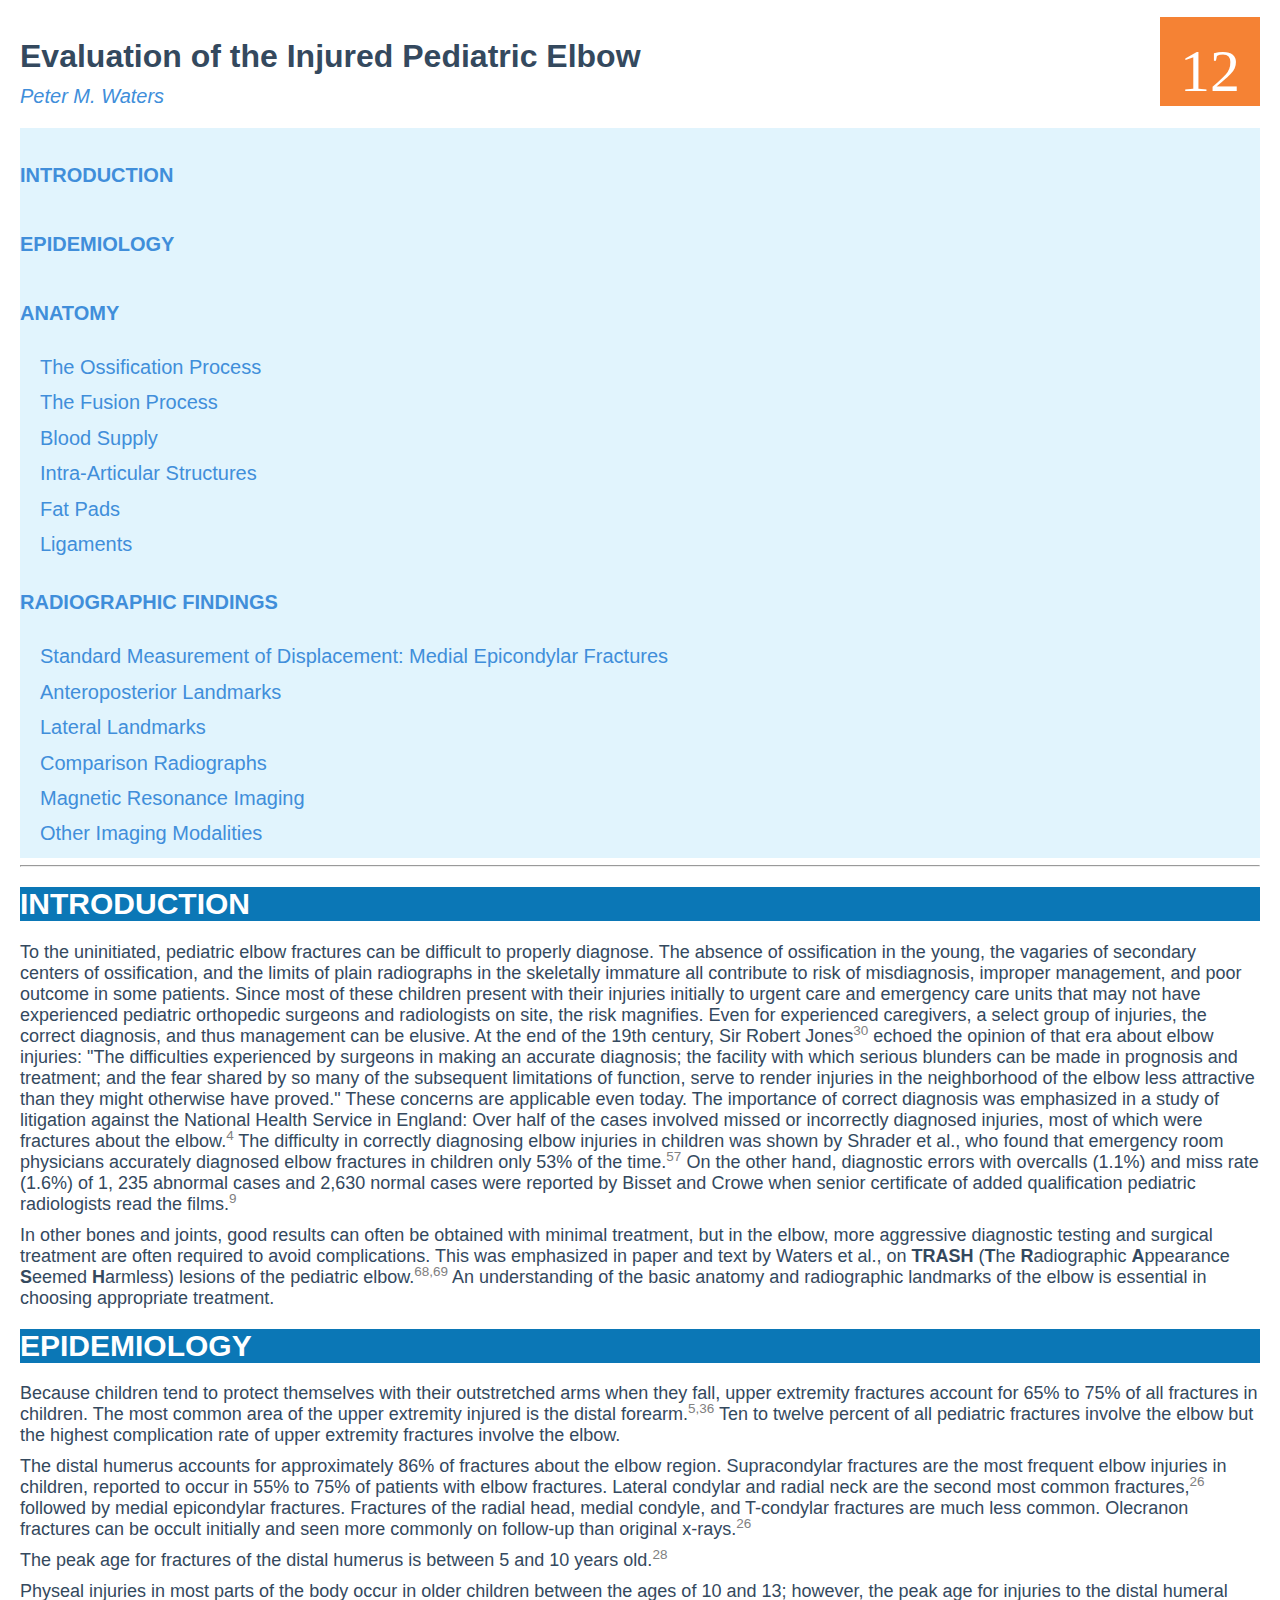
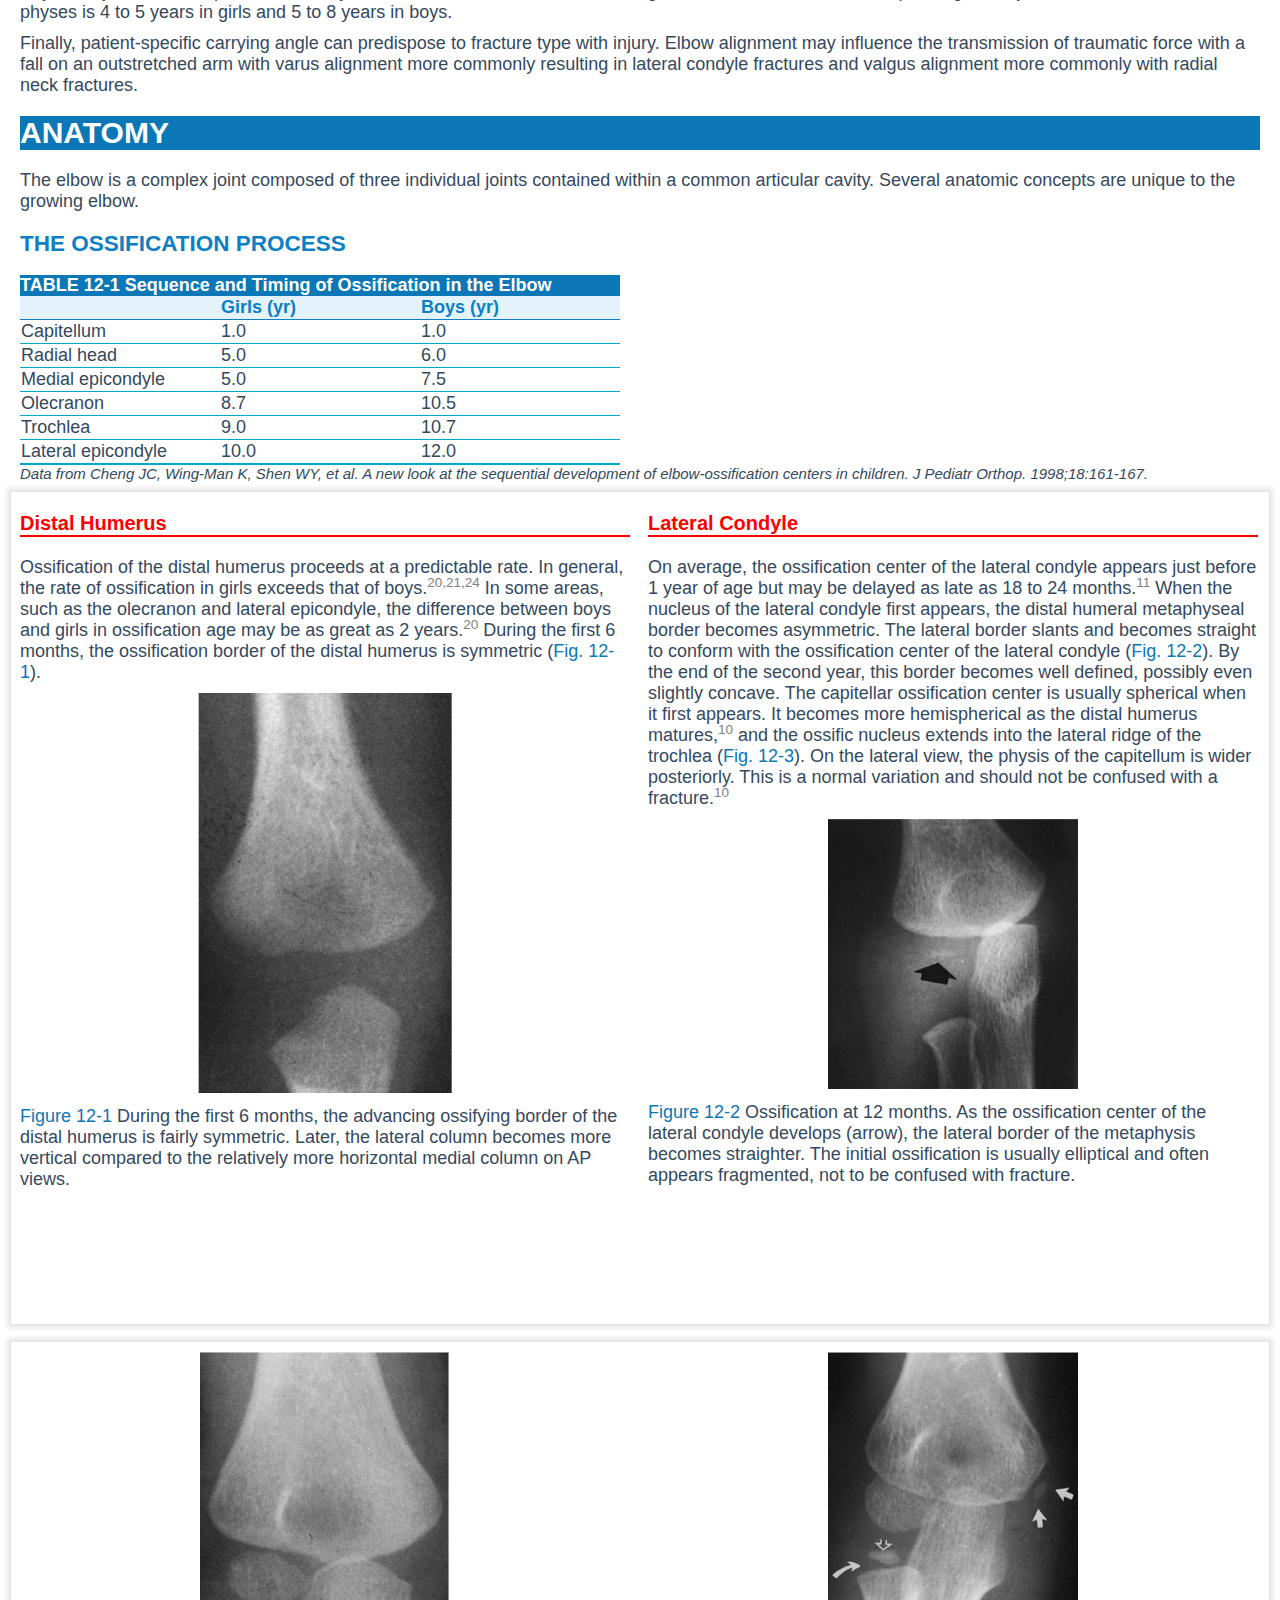
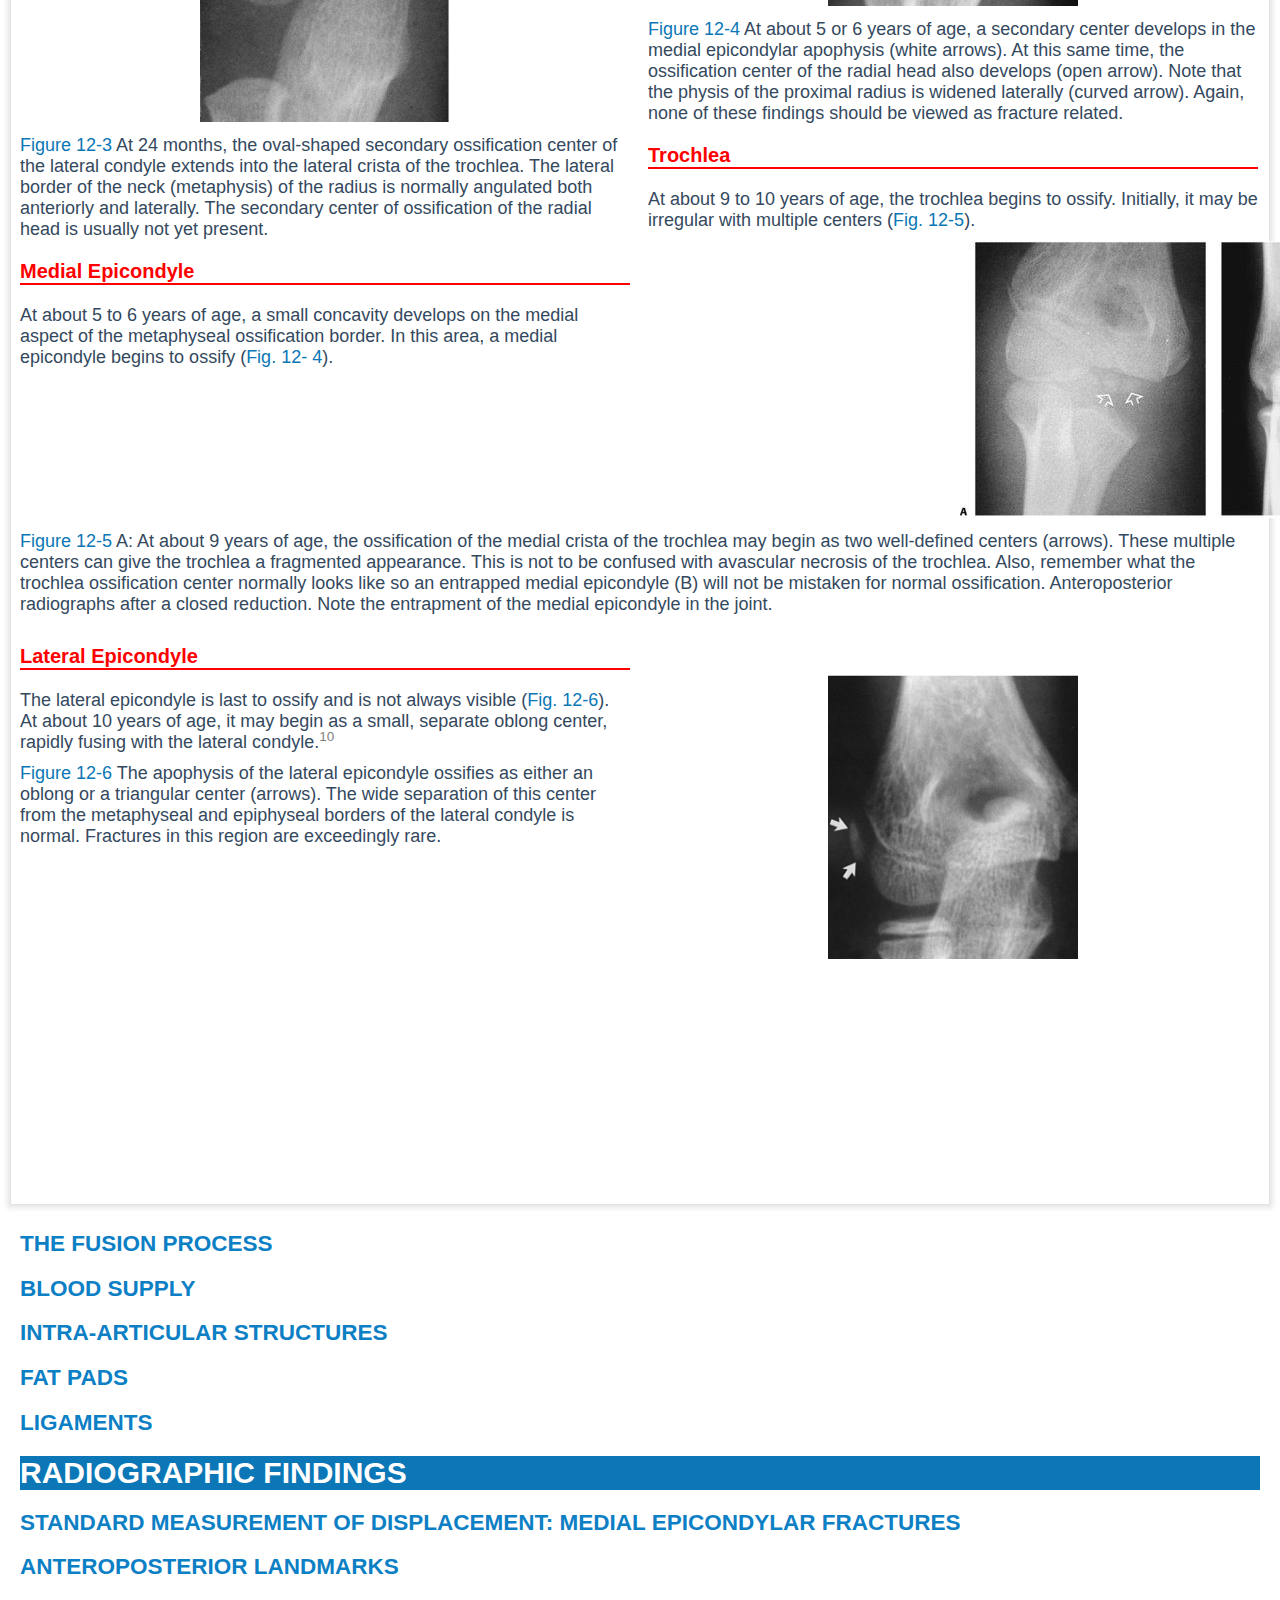
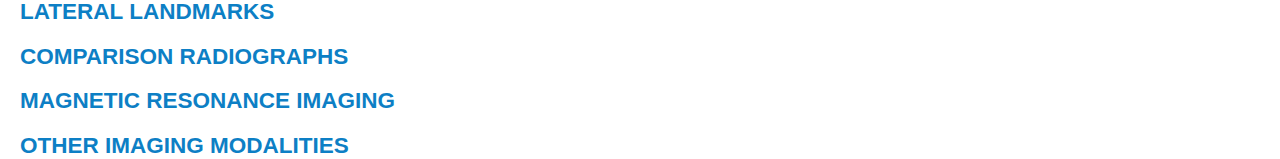
<file: Chapter 12 Evaluation of the Injured Pediatric Elbow.html>
<!DOCTYPE html>
<html lang="en">
<head>
    <meta charset="UTF-8">
    <meta http-equiv="X-UA-Compatible" content="IE=edge,chrome=1">
    <meta name="viewport" content="width=device-width, initial-scale=1.0">
    <title>Rockwood and Wilkins' Fractures in Children</title>
    <link rel="stylesheet" href="css/chapter.css">
    <script src="./js/index.js"></script>
    <style>
        @media print {#ghostery-tracker-tally {display:none !important}}
    </style>

</head>
<body>
    <img class="scroll-top" src="images/ic_fluent_arrow_circle_up_24_filled.svg" style="position:fixed;bottom: 60px; right: 20px;z-index: 35;cursor: pointer;">
    <section class="content">
        <br/>
        <div style="font-size: 60px;font-family:'Microsoft Himalaya';background-color:#f58234;color:white;width:100px;text-align: center;padding-top: 20px;float:right;margin-right: 20px;">12</div>
        <h1 style="margin-left: 20px;margin-bottom:10px;font-size:xx-large;">Evaluation of the Injured Pediatric Elbow</h1>
        <i style="margin-left:20px;color:#408eda;font-size:20px;">Peter M. Waters</i>
        <div class="table_of_contents">
            <h1><a href="#12.1">INTRODUCTION</a></h1>
            <h1><a href="#12.2">EPIDEMIOLOGY</a></h1>
            <h1><a href="#12.3">ANATOMY</a></h1>
                <h2><a href="#12.3.1">The Ossification Process</a></h2>
                <h2><a href="#12.3.2">The Fusion Process</a></h2>
                <h2><a href="#12.3.3">Blood Supply</a></h2>
                <h2><a href="#12.3.4">Intra-Articular Structures</a></h2>
                <h2><a href="#12.3.5">Fat Pads</a></h2>
                <h2><a href="#12.3.6">Ligaments</a></h2>
            <h1><a href="#12.4">RADIOGRAPHIC FINDINGS</a></h1>
                <h2><a href="#12.4.1">Standard Measurement of Displacement: Medial Epicondylar Fractures</a></h2>
                <h2><a href="#12.4.2">Anteroposterior Landmarks</a></h2>
                <h2><a href="#12.4.3">Lateral Landmarks</a></h2>
                <h2><a href="#12.4.4">Comparison Radiographs</a></h2>
                <h2><a href="#12.4.5">Magnetic Resonance Imaging</a></h2>
                <h2><a href="#12.4.6">Other Imaging Modalities</a></h2>
        </div>
        <hr style="margin:7.5px 20px 7.5px;">
        <article id="main">
            <h1 id="12.1">INTRODUCTION</h1>
                <p>To the uninitiated, pediatric elbow fractures can be difficult to properly diagnose. The
                    absence of ossification in the young, the vagaries of secondary centers of ossification, and
                    the limits of plain radiographs in the skeletally immature all contribute to risk of
                    misdiagnosis, improper management, and poor outcome in some patients. Since most of
                    these children present with their injuries initially to urgent care and emergency care units that
                    may not have experienced pediatric orthopedic surgeons and radiologists on site, the risk
                    magnifies. Even for experienced caregivers, a select group of injuries, the correct diagnosis,
                    and thus management can be elusive. At the end of the 19th century, Sir Robert
                    Jones<sup>30</sup> echoed the opinion of that era about elbow injuries: "The difficulties experienced by
                    surgeons in making an accurate diagnosis; the facility with which serious blunders can be
                    made in prognosis and treatment; and the fear shared by so many of the subsequent
                    limitations of function, serve to render injuries in the neighborhood of the elbow less
                    attractive than they might otherwise have proved." These concerns are applicable even today.
                    The importance of correct diagnosis was emphasized in a study of litigation against the
                    National Health Service in England: Over half of the cases involved missed or incorrectly
                    diagnosed injuries, most of which were fractures about the elbow.<sup>4</sup> The difficulty in correctly
                    diagnosing elbow injuries in children was shown by Shrader et al., who found that
                    emergency room physicians accurately diagnosed elbow fractures in children only 53% of
                    the time.<sup>57</sup> On the other hand, diagnostic errors with overcalls (1.1%) and miss rate (1.6%) of
                    1, 235 abnormal cases and 2,630 normal cases were reported by Bisset and Crowe when
                    senior certificate of added qualification pediatric radiologists read the films.<sup>9</sup></p>
                <p>In other bones and joints, good results can often be obtained with minimal treatment, but in
                    the elbow, more aggressive diagnostic testing and surgical treatment are often required to
                    avoid complications. This was emphasized in paper and text by Waters et al., on <b>TRASH</b>
                    (<b>T</b>he <b>R</b>adiographic <b>A</b>ppearance <b>S</b>eemed <b>H</b>armless) lesions of the pediatric elbow.<sup>68,69</sup> An
                    understanding of the basic anatomy and radiographic landmarks of the elbow is essential in
                    choosing appropriate treatment.</p>
            <h1 id="12.2">EPIDEMIOLOGY</h1>
                <p>Because children tend to protect themselves with their outstretched arms when they fall, 
                    upper extremity fractures account for 65% to 75% of all fractures in children. 
                    The most common area of the upper extremity injured is the distal forearm.<sup>5,36</sup>
                    Ten to twelve percent of all pediatric fractures involve the elbow but the highest 
                    complication rate of upper extremity fractures involve the elbow.</p>
                <p>The distal humerus accounts for approximately 86% of fractures about the elbow region.
                    Supracondylar fractures are the most frequent elbow injuries in children, reported to occur in
                    55% to 75% of patients with elbow fractures. Lateral condylar and radial neck are the second
                    most common fractures,<sup>26</sup> followed by medial epicondylar fractures. Fractures of the radial
                    head, medial condyle, and T-condylar fractures are much less common. Olecranon fractures
                    can be occult initially and seen more commonly on follow-up than original x-rays.<sup>26</sup></p>
                <p>The peak age for fractures of the distal humerus is between 5 and 10 years old.<sup>28</sup></p>
                <p>Physeal injuries in most parts of the body occur in older children between the ages of 10 and
                    13; however, the peak age for injuries to the distal humeral physes is 4 to 5 years in girls and
                    5 to 8 years in boys.</p>
                <p>Finally, patient-specific carrying angle can predispose to fracture type with injury. Elbow
                    alignment may influence the transmission of traumatic force with a fall on an outstretched
                    arm with varus alignment more commonly resulting in lateral condyle fractures and valgus
                    alignment more commonly with radial neck fractures.</p>
            <h1 id="12.3">ANATOMY</h1>
                <p>The elbow is a complex joint composed of three individual joints contained within a common
                    articular cavity. Several anatomic concepts are unique to the growing elbow.</p>
                <h2 id="12.3.1">The Ossification Process</h2>
                    <table>
                        <caption>TABLE 12-1 Sequence and Timing of Ossification in the Elbow</caption>
                        <tr><th style="width:200px"></th><th style="width:200px">Girls (yr)</th><th style="width:200px">Boys (yr)</th></tr>
                        <tr><td>Capitellum</td><td>1.0</td><td>1.0</td></tr>
                        <tr><td>Radial head</td><td>5.0</td><td>6.0</td></tr>
                        <tr><td>Medial epicondyle</td><td>5.0</td><td>7.5</td></tr>
                        <tr><td>Olecranon</td><td>8.7</td><td>10.5</td></tr>
                        <tr><td>Trochlea</td><td>9.0</td><td>10.7</td></tr>
                        <tr><td class="last-line">Lateral epicondyle</td><td class="last-line">10.0</td><td class="last-line">12.0</td></tr>
                    </table>
                    <i>Data from Cheng JC, Wing-Man K, Shen WY, et al. A new look at the sequential
                        development of elbow-ossification centers in children. J Pediatr Orthop. 1998;18:161-167.</i>
                    <div style="height:850px;">
                        <div style="height:850px;" class="area">
                            <div class="leftcolumn">
                                <h3>Distal Humerus</h3>
                                    <p>Ossification of the distal humerus proceeds at a predictable rate. In general, the rate of
                                        ossification in girls exceeds that of boys.<sup>20,21,24</sup> In some areas, such as the olecranon and
                                        lateral epicondyle, the difference between boys and girls in ossification age may be as great
                                        as 2 years.<sup>20</sup> During the first 6 months, the ossification border of the distal humerus is
                                        symmetric (<span class="figure_num">Fig. 12-1</span>).</p>
                                    <img src="./images/Figure 12-1.jpg" style="height: 400px;">
                                    <p><span class="figure_num">Figure 12-1</span> During the first 6 months, the advancing ossifying border of the distal humerus
                                        is fairly symmetric.
                                        Later, the lateral column becomes more vertical compared to the relatively more horizontal
                                        medial column on AP views.</p>
                            </div>
                            <div class="rightcolumn">
                                <h3>Lateral Condyle</h3>
                                    <p>On average, the ossification center of the lateral condyle appears just before 1 year of age but
                                        may be delayed as late as 18 to 24 months.<sup>11</sup> When the nucleus of the lateral condyle first
                                        appears, the distal humeral metaphyseal border becomes asymmetric. The lateral border
                                        slants and becomes straight to conform with the ossification center of the lateral condyle
                                        (<span class="figure_num">Fig. 12-2</span>). By the end of the second year, this border becomes well defined, possibly even
                                        slightly concave. The capitellar ossification center is usually spherical when it first appears.
                                        It becomes more hemispherical as the distal humerus matures,<sup>10</sup> and the ossific nucleus
                                        extends into the lateral ridge of the trochlea (<span class="figure_num">Fig. 12-3</span>). On the lateral view, the physis of the
                                        capitellum is wider posteriorly. This is a normal variation and should not be confused with a
                                        fracture.<sup>10</sup></p>
                                    <img src="./images/Figure 12-2.jpg" alt="" style="width:250px;">
                                    <p><span class="figure_num">Figure 12-2</span> Ossification at 12 months.
                                        As the ossification center of the lateral condyle develops (arrow), the lateral border of the
                                        metaphysis becomes straighter. The initial ossification is usually elliptical and often appears
                                        fragmented, not to be confused with fracture.</p>
                            </div>
                        </div>
                    </div>

                    <div style="height:1480px;">
                        <div style="height:1480px;" class="area">
                            <div class="leftcolumn">
                                    <img src="./images/Figure 12-3.jpg" alt="" style="width:250px;margin-top: 10px;" >
                                    <p><span class="figure_num">Figure 12-3</span> At 24 months, the oval-shaped secondary ossification center of the lateral
                                        condyle extends into the lateral crista of the trochlea.
                                        The lateral border of the neck (metaphysis) of the radius is normally angulated both
                                        anteriorly and laterally. The secondary center of ossification of the radial head is usually not
                                        yet present.</p>
                                <h3>Medial Epicondyle</h3>
                                    <p>At about 5 to 6 years of age, a small concavity develops on the medial aspect of the
                                        metaphyseal ossification border. In this area, a medial epicondyle begins to ossify (<span class="figure_num">Fig. 12-
                                        4</span>).</p>
                            </div>
                            <div class="rightcolumn">
                                    <img src="./images/Figure 12-4.jpg" alt="" style="width:250px;margin-top: 10px;">
                                    <p><span class="figure_num">Figure 12-4</span> At about 5 or 6 years of age, a secondary center develops in the medial
                                        epicondylar apophysis (white arrows).
                                        At this same time, the ossification center of the radial head also develops (open arrow). Note
                                        that the physis of the proximal radius is widened laterally (curved arrow). Again, none of
                                        these findings should be viewed as fracture related.</p>
                                <h3>Trochlea</h3>
                                    <p>At about 9 to 10 years of age, the trochlea begins to ossify. Initially, it may be irregular with
                                        multiple centers (<span class="figure_num">Fig. 12-5</span>).</p>
                                    
                            </div>
                            <img src="./images/Figure 12-5.jpg">
                            <p><span class="figure_num">Figure 12-5</span> A: At about 9 years of age, the ossification of the medial crista of the trochlea
                                may begin as two well-defined centers (arrows). These multiple centers can give the trochlea
                                a fragmented appearance. This is not to be confused with avascular necrosis of the trochlea.
                                Also, remember what the trochlea ossification center normally looks like so an entrapped
                                medial epicondyle (B) will not be mistaken for normal ossification. Anteroposterior
                                radiographs after a closed reduction. Note the entrapment of the medial epicondyle in the
                                joint.</p>
                            
                            <div class="leftcolumn">
                                <h3>Lateral Epicondyle</h3>
                                <p>The lateral epicondyle is last to ossify and is not always visible (<span class="figure_num">Fig. 12-6</span>). At about 10 years
                                    of age, it may begin as a small, separate oblong center, rapidly fusing with the lateral
                                    condyle.<sup>10</sup></p>
                                <p><span class="figure_num">Figure 12-6</span> The apophysis of the lateral epicondyle ossifies as either an oblong or a
                                    triangular center (arrows).
                                    The wide separation of this center from the metaphyseal and epiphyseal borders of the lateral
                                    condyle is normal. Fractures in this region are exceedingly rare.</p>
                                
                            </div>
                            <div class="rightcolumn">
                                <img src="./images/Figure 12-6.jpg" alt="" style="width:250px;margin-top: 50px;">
                            </div>
                            
                        </div>
                    </div>
                    
                <h2 id="12.3.2">The Fusion Process</h2>
                <h2 id="12.3.3">Blood Supply</h2>
                <h2 id="12.3.4">Intra-Articular Structures</h2>
                <h2 id="12.3.5">Fat Pads</h2>
                <h2 id="12.3.6">Ligaments</h2>
            <h1 id="12.4">RADIOGRAPHIC FINDINGS</h1>
                <h2 id="12.4.1">Standard Measurement of Displacement: Medial Epicondylar Fractures</h2>
                <h2 id="12.4.2">Anteroposterior Landmarks</a></h2>
                <h2 id="12.4.3">Lateral Landmarks</h2>
                <h2 id="12.4.4">Comparison Radiographs</h2>
                <h2 id="12.4.5">Magnetic Resonance Imaging</h2>
                <h2 id="12.4.6">Other Imaging Modalities</h2>
        </article>
    </section>
    <script src="js/chapter.js"></script>
    <script>
    </script>
    <div></div>
</body>
</html>
</file>
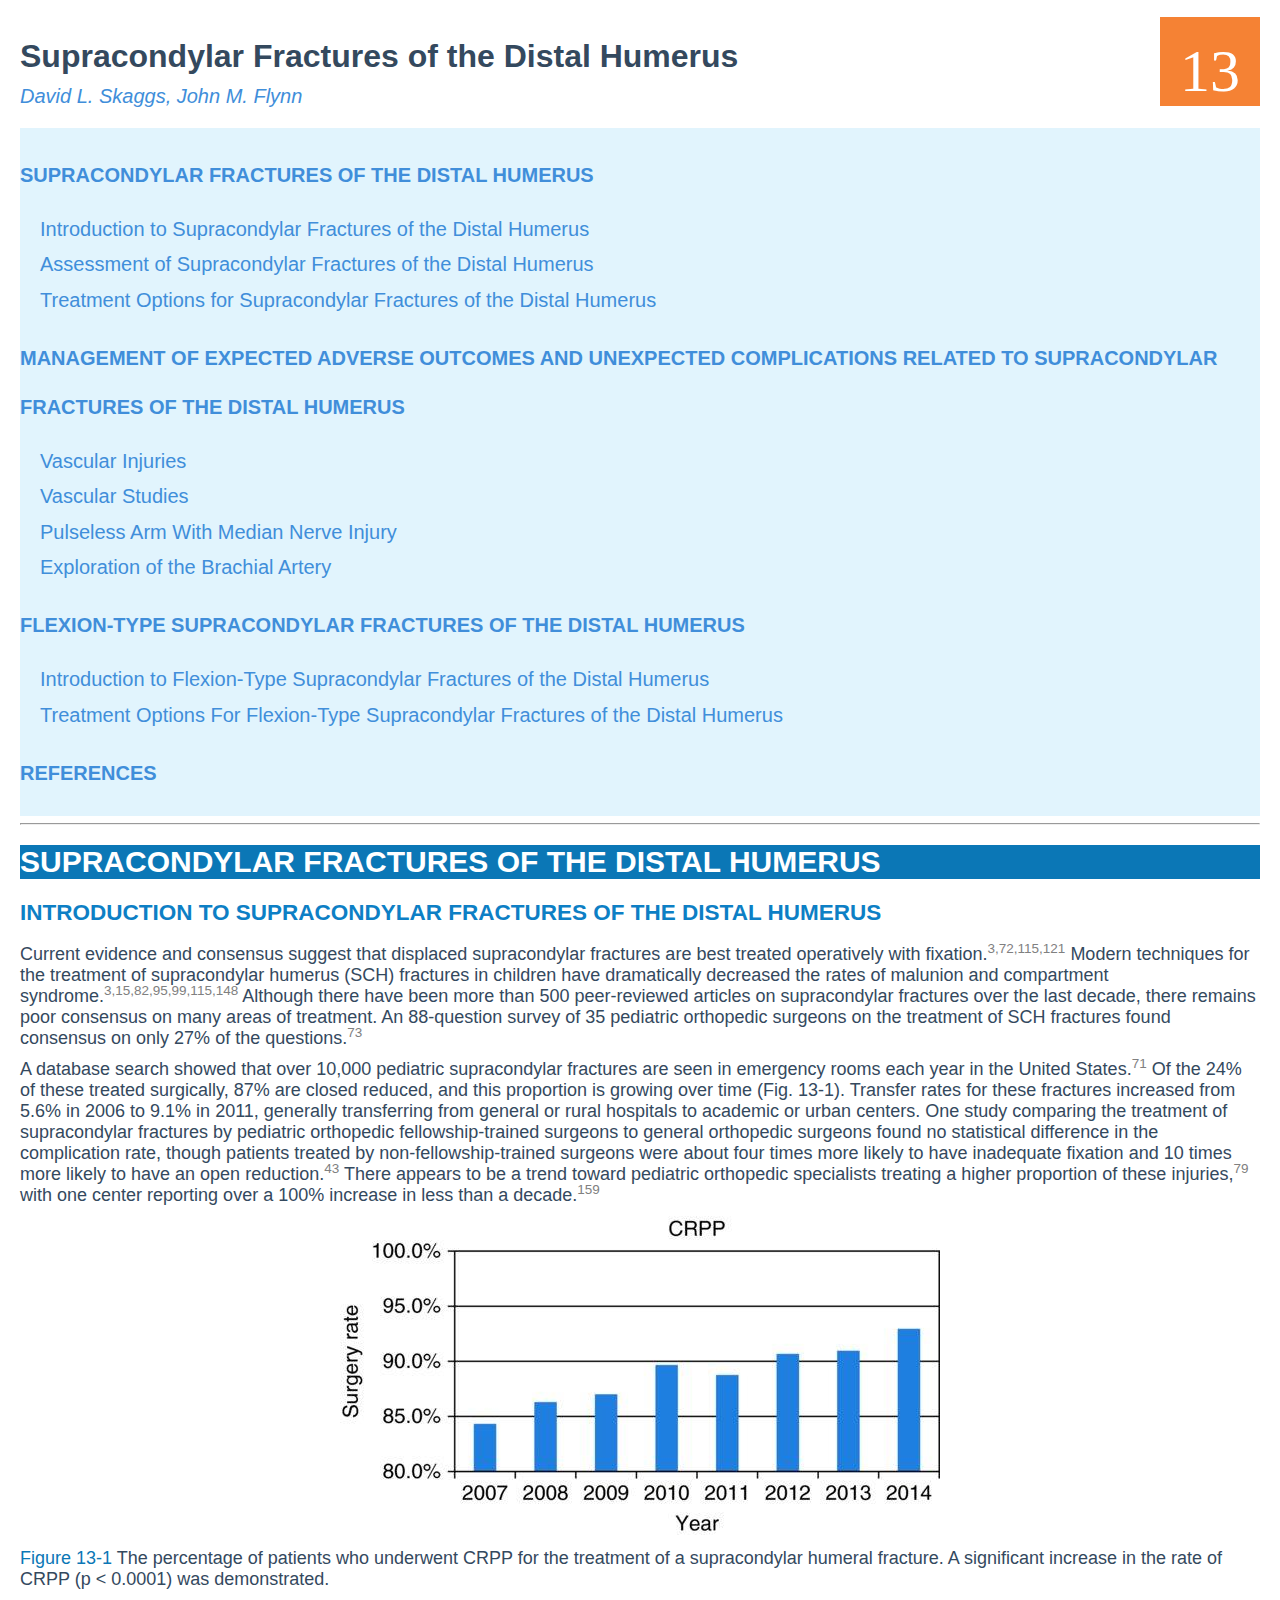
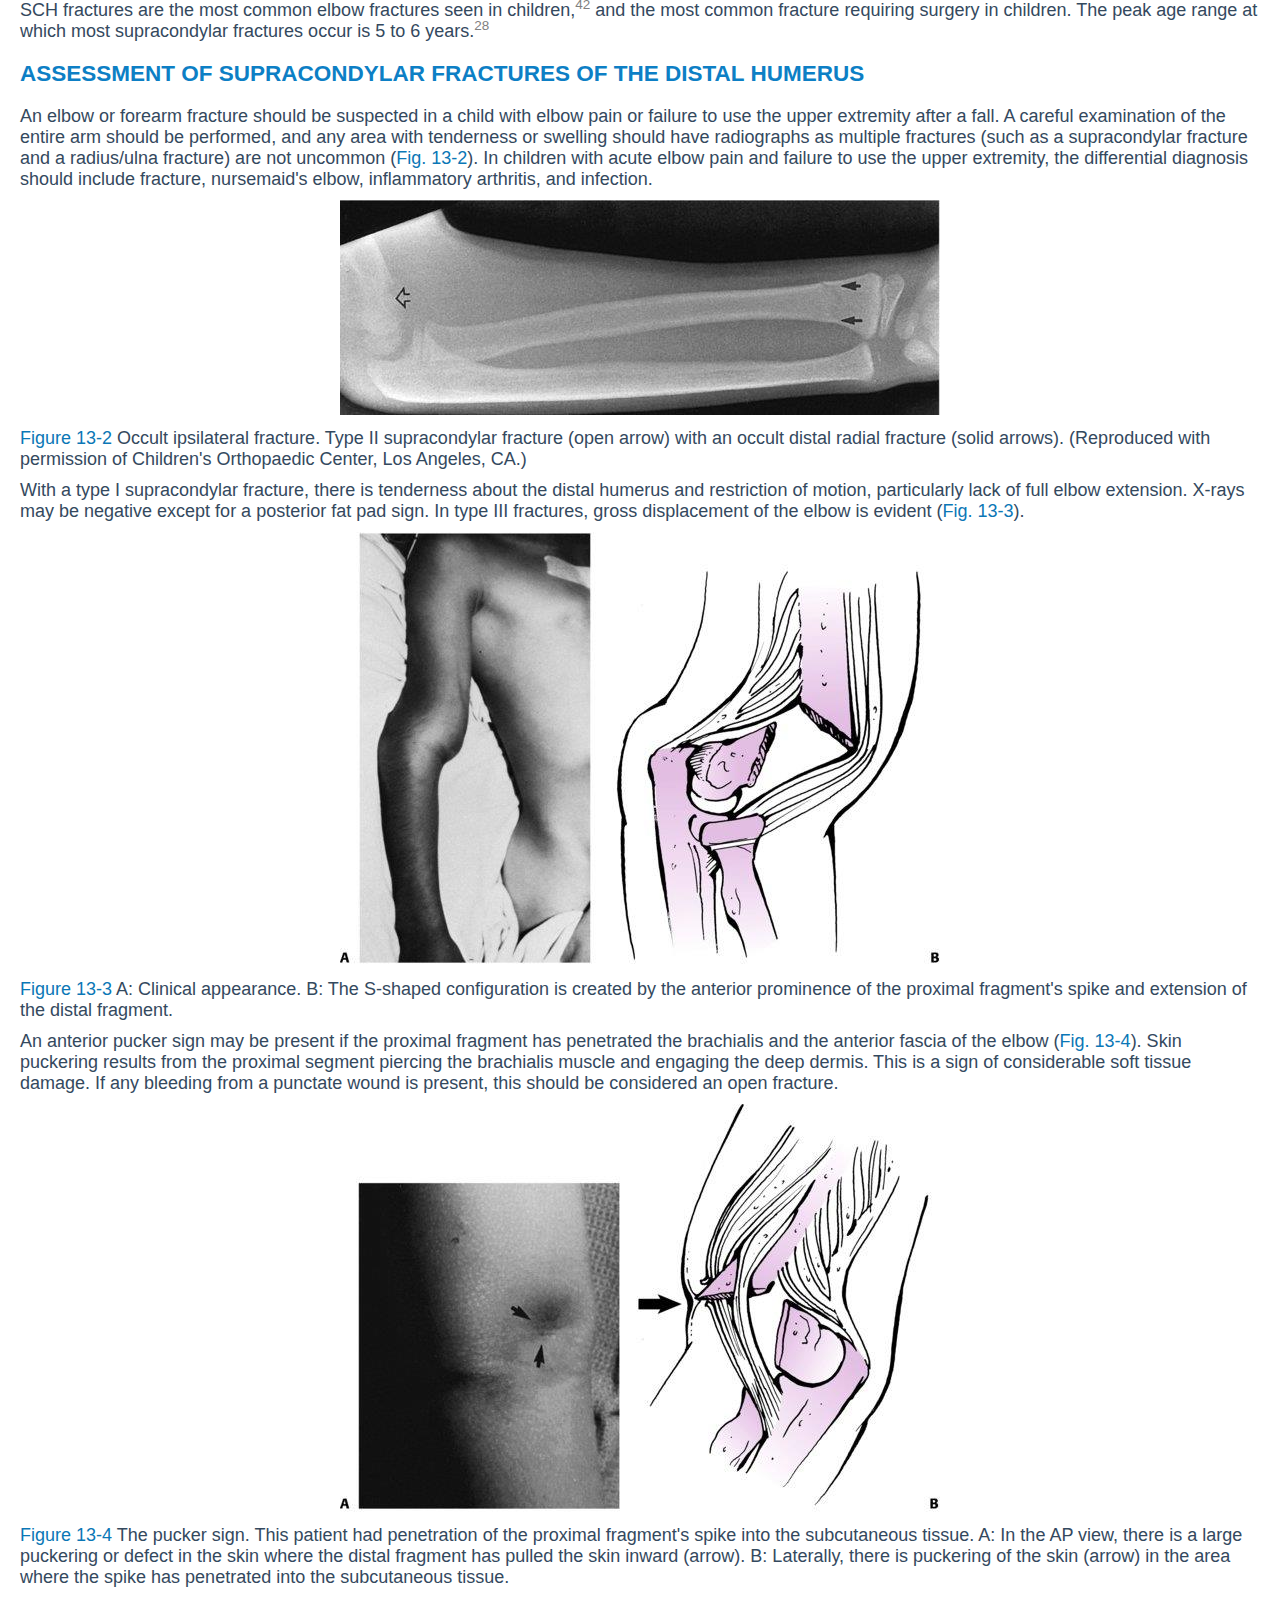
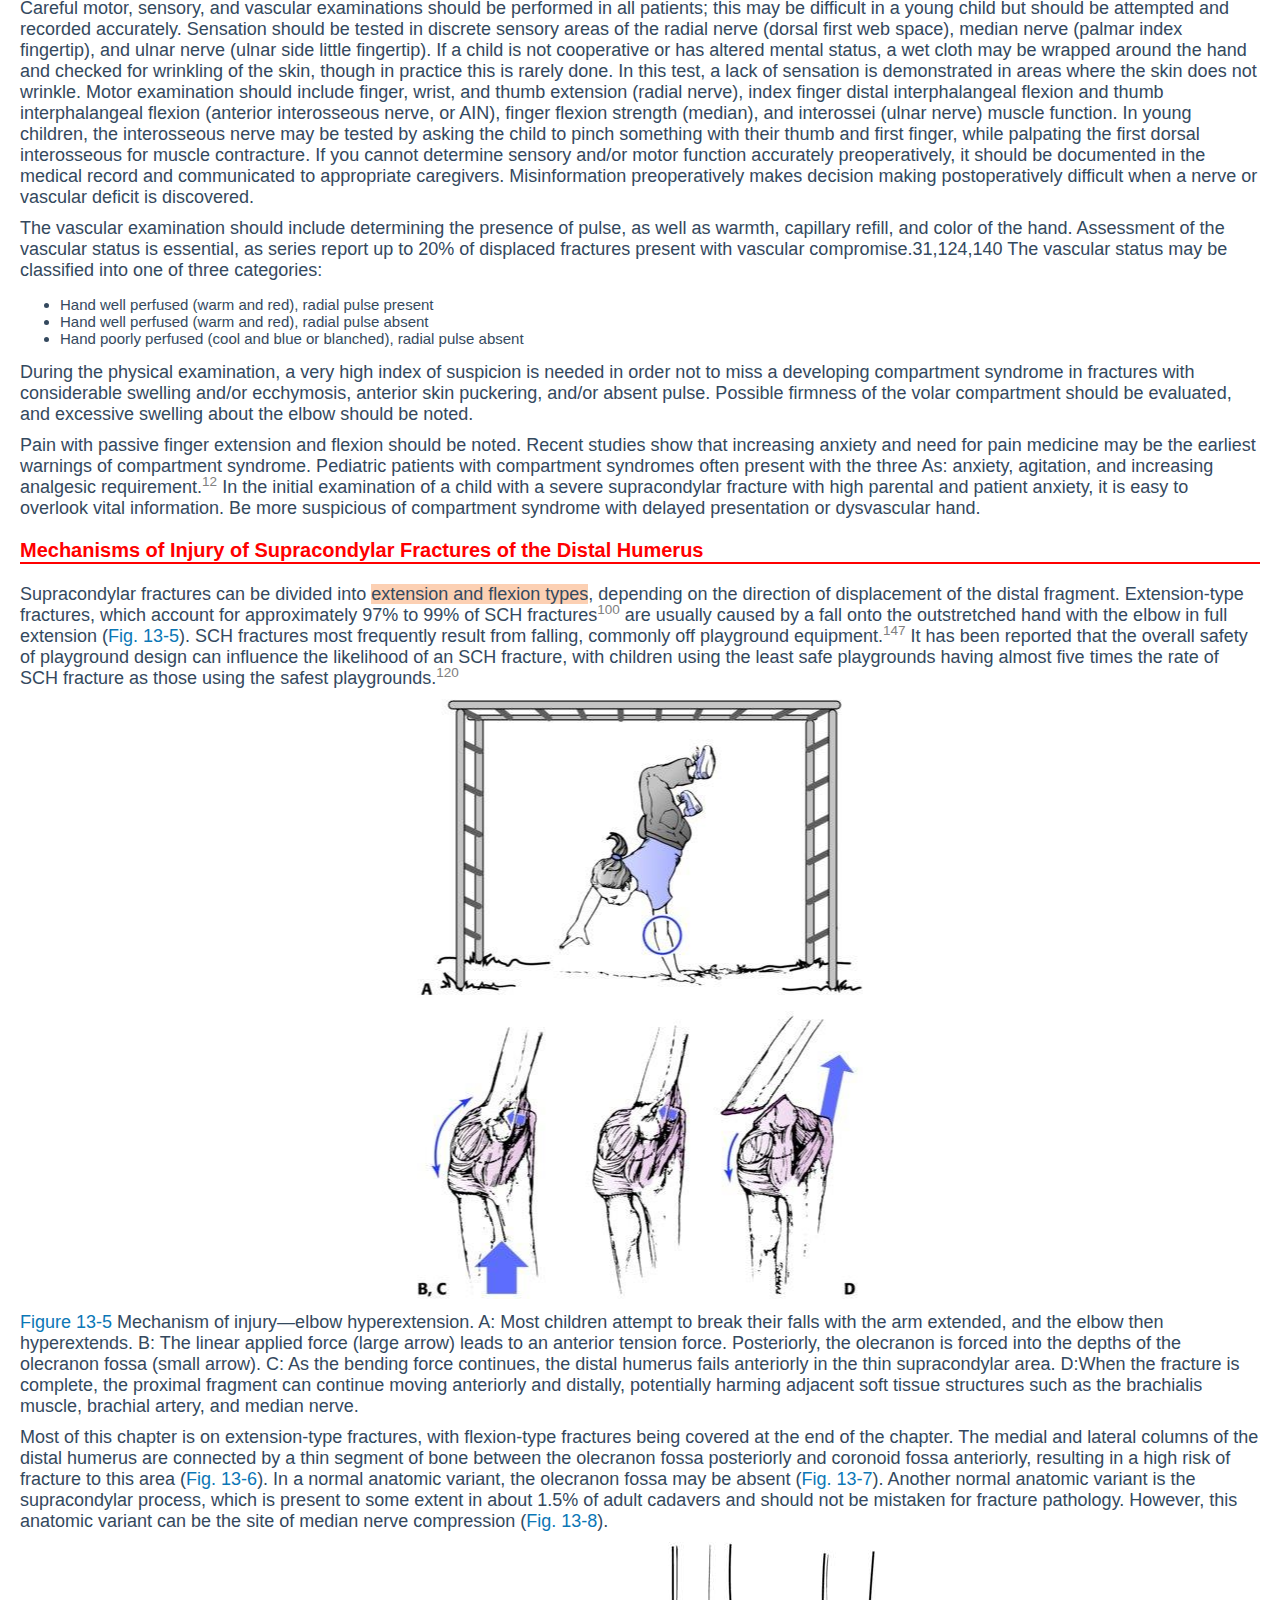
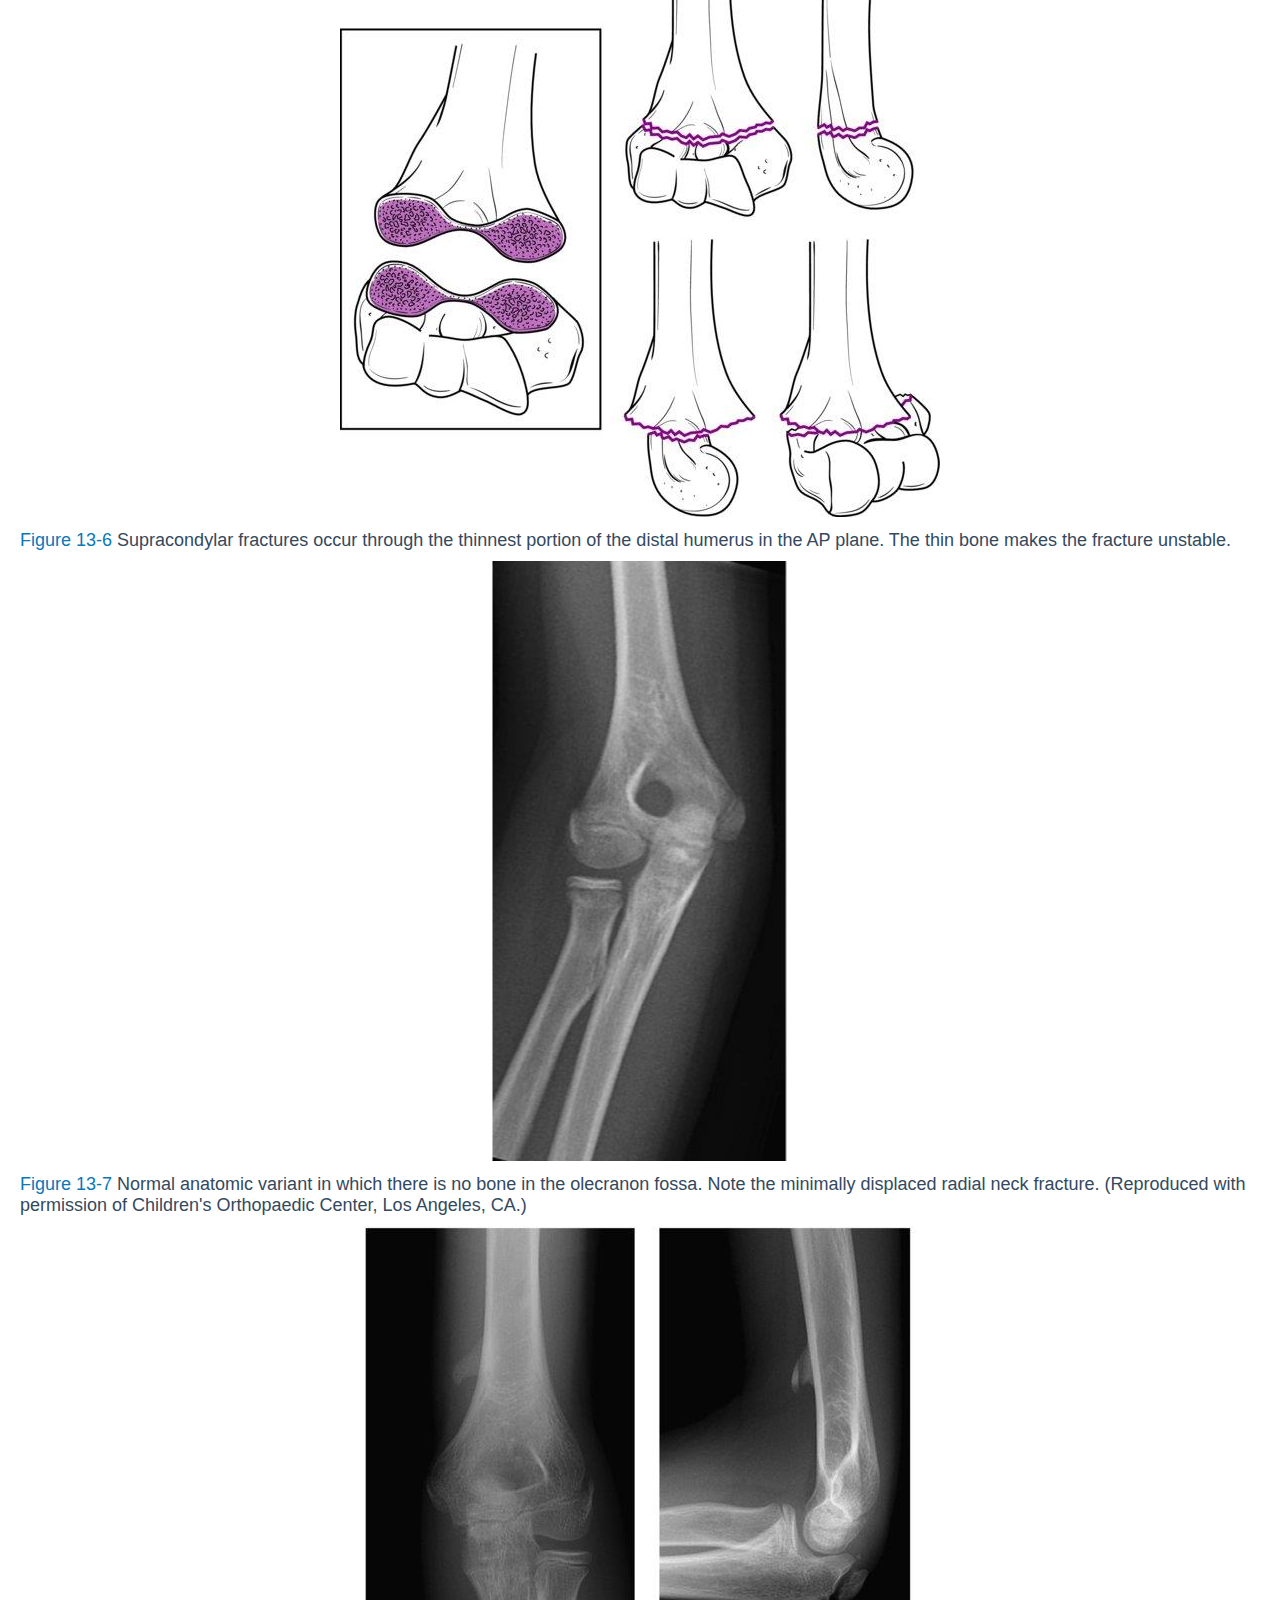
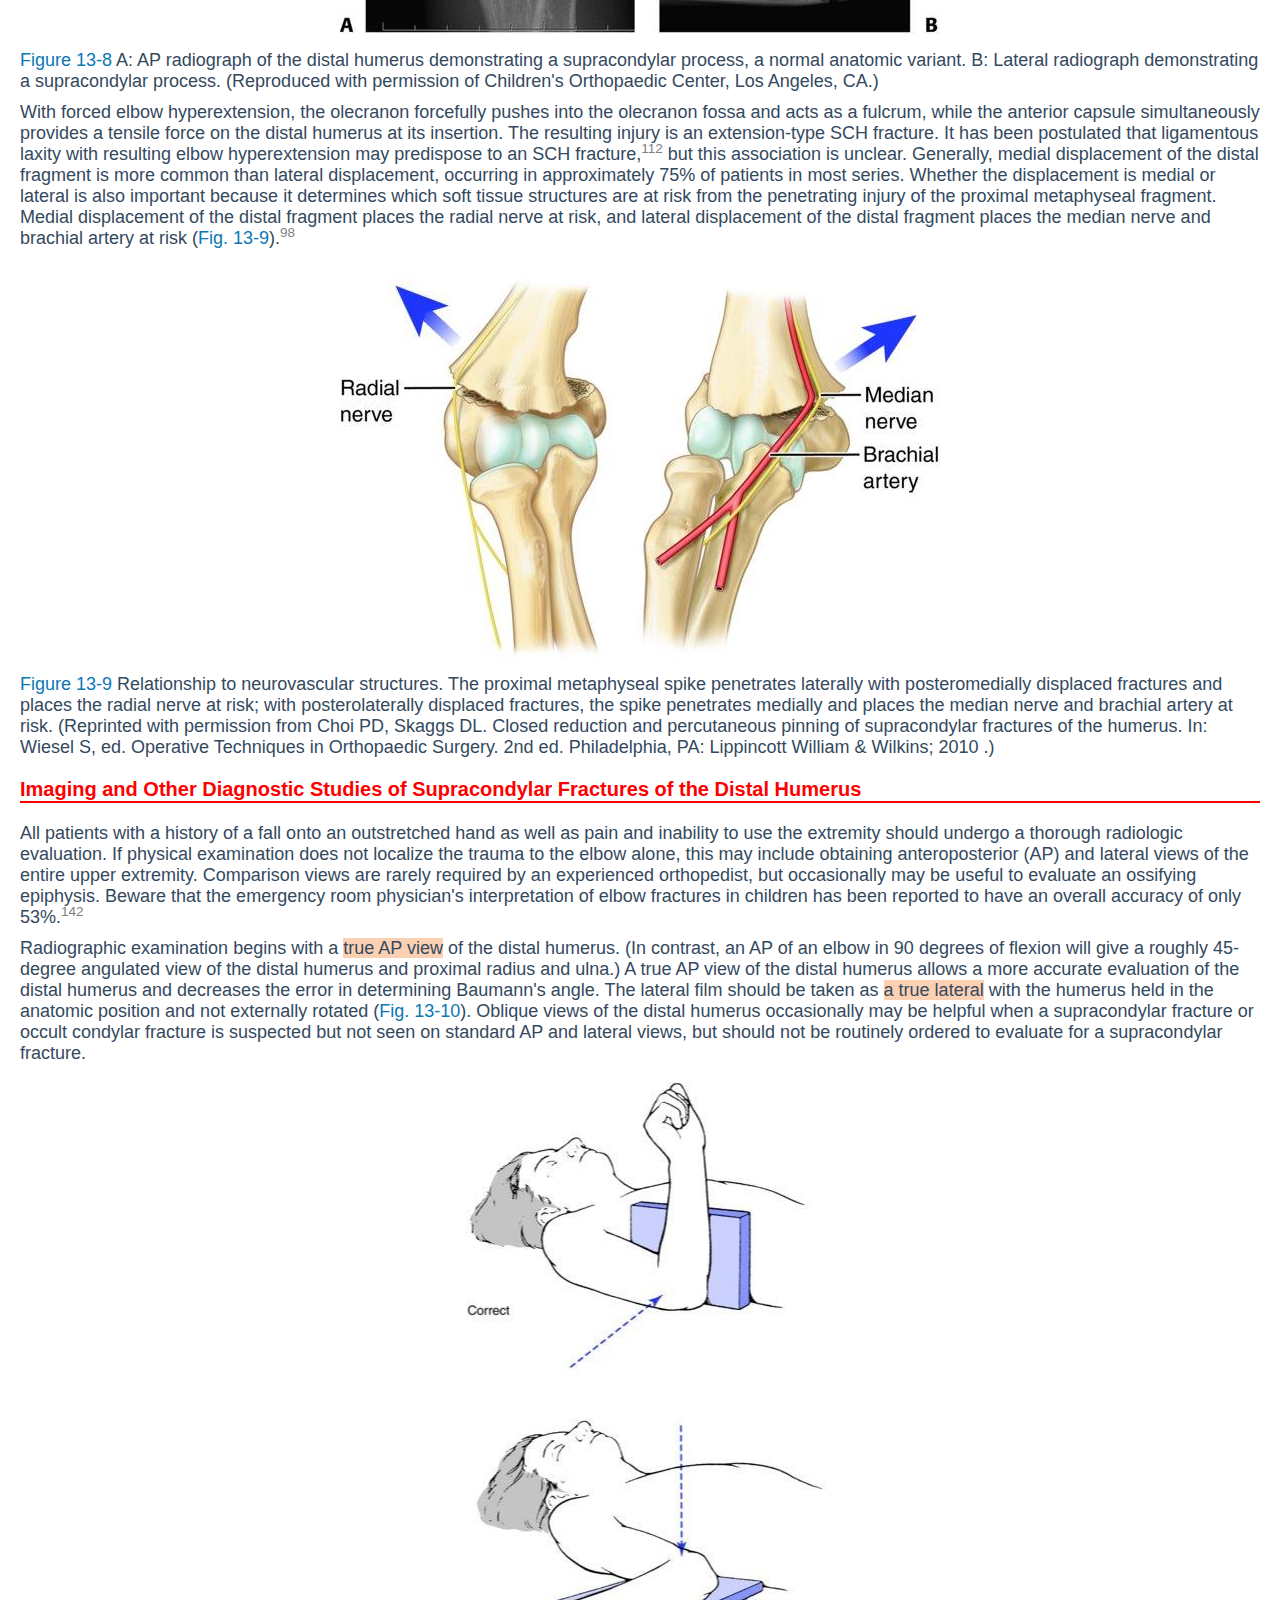
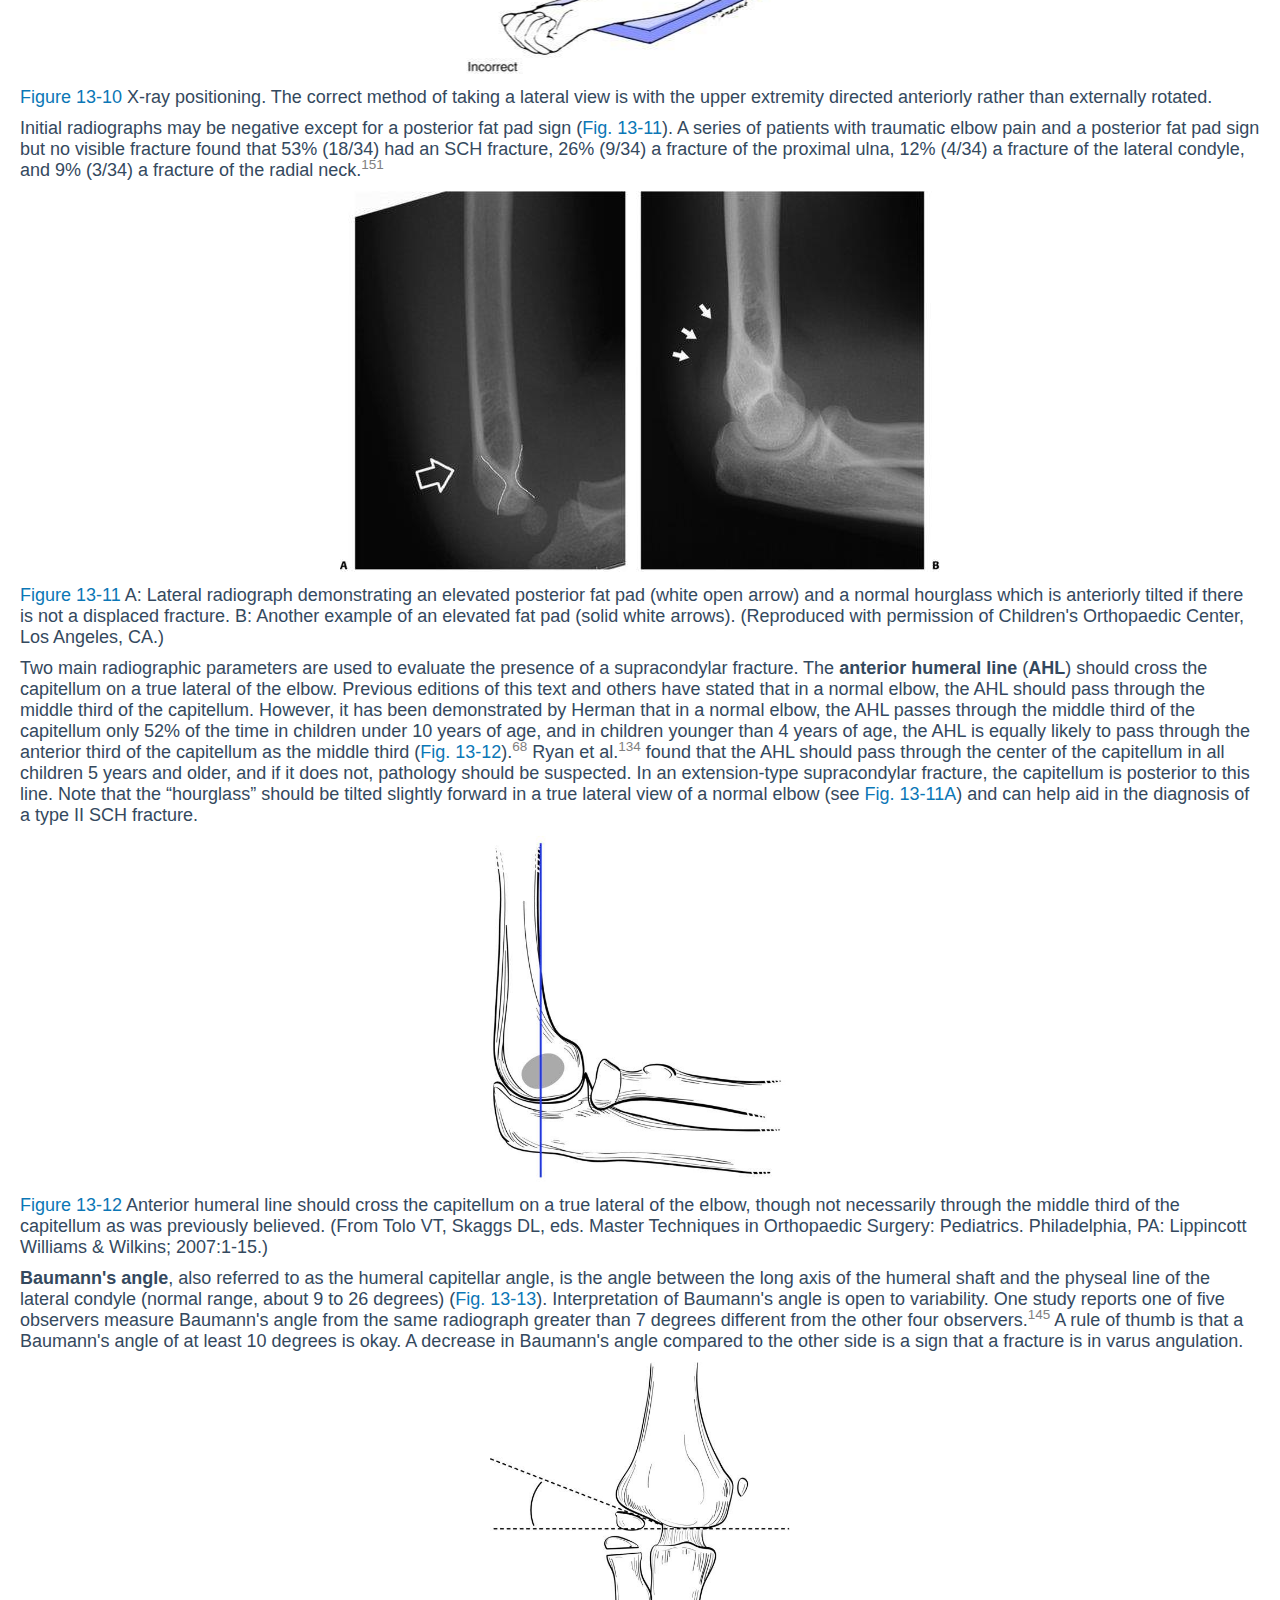
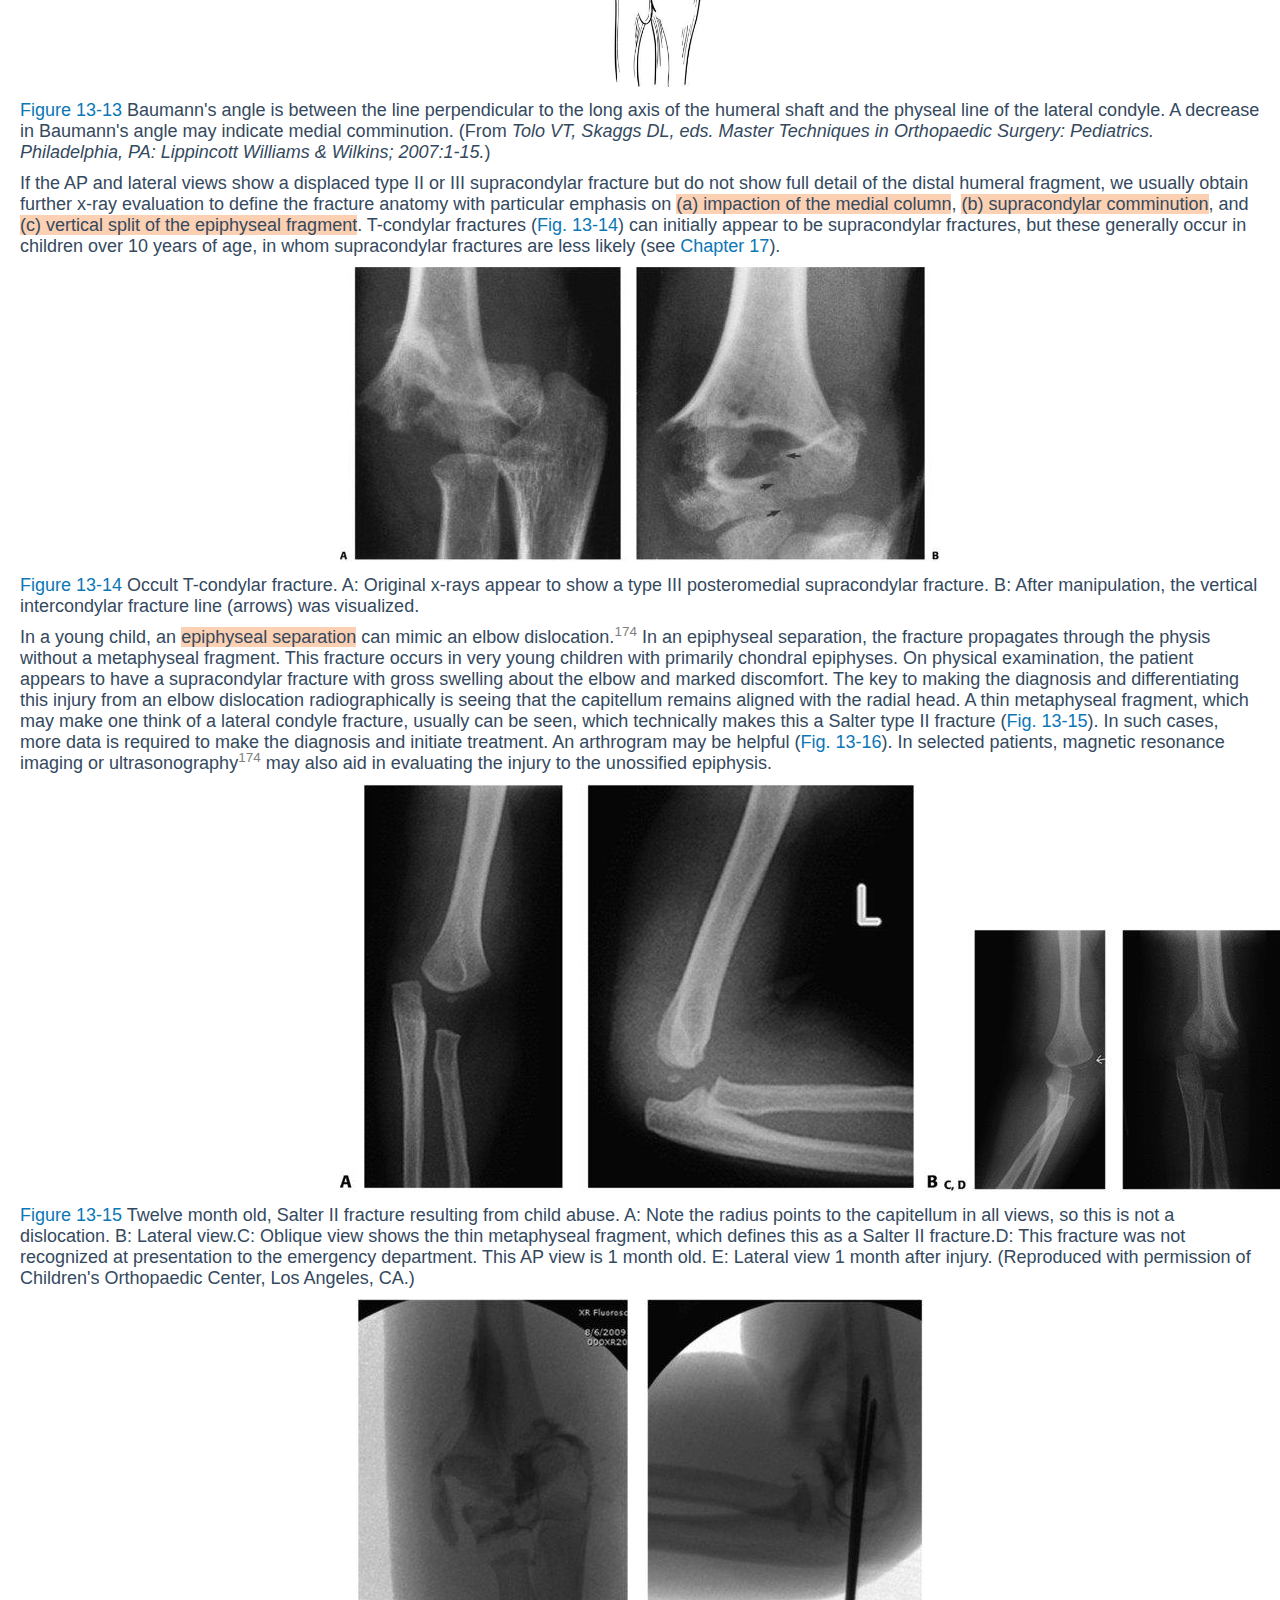
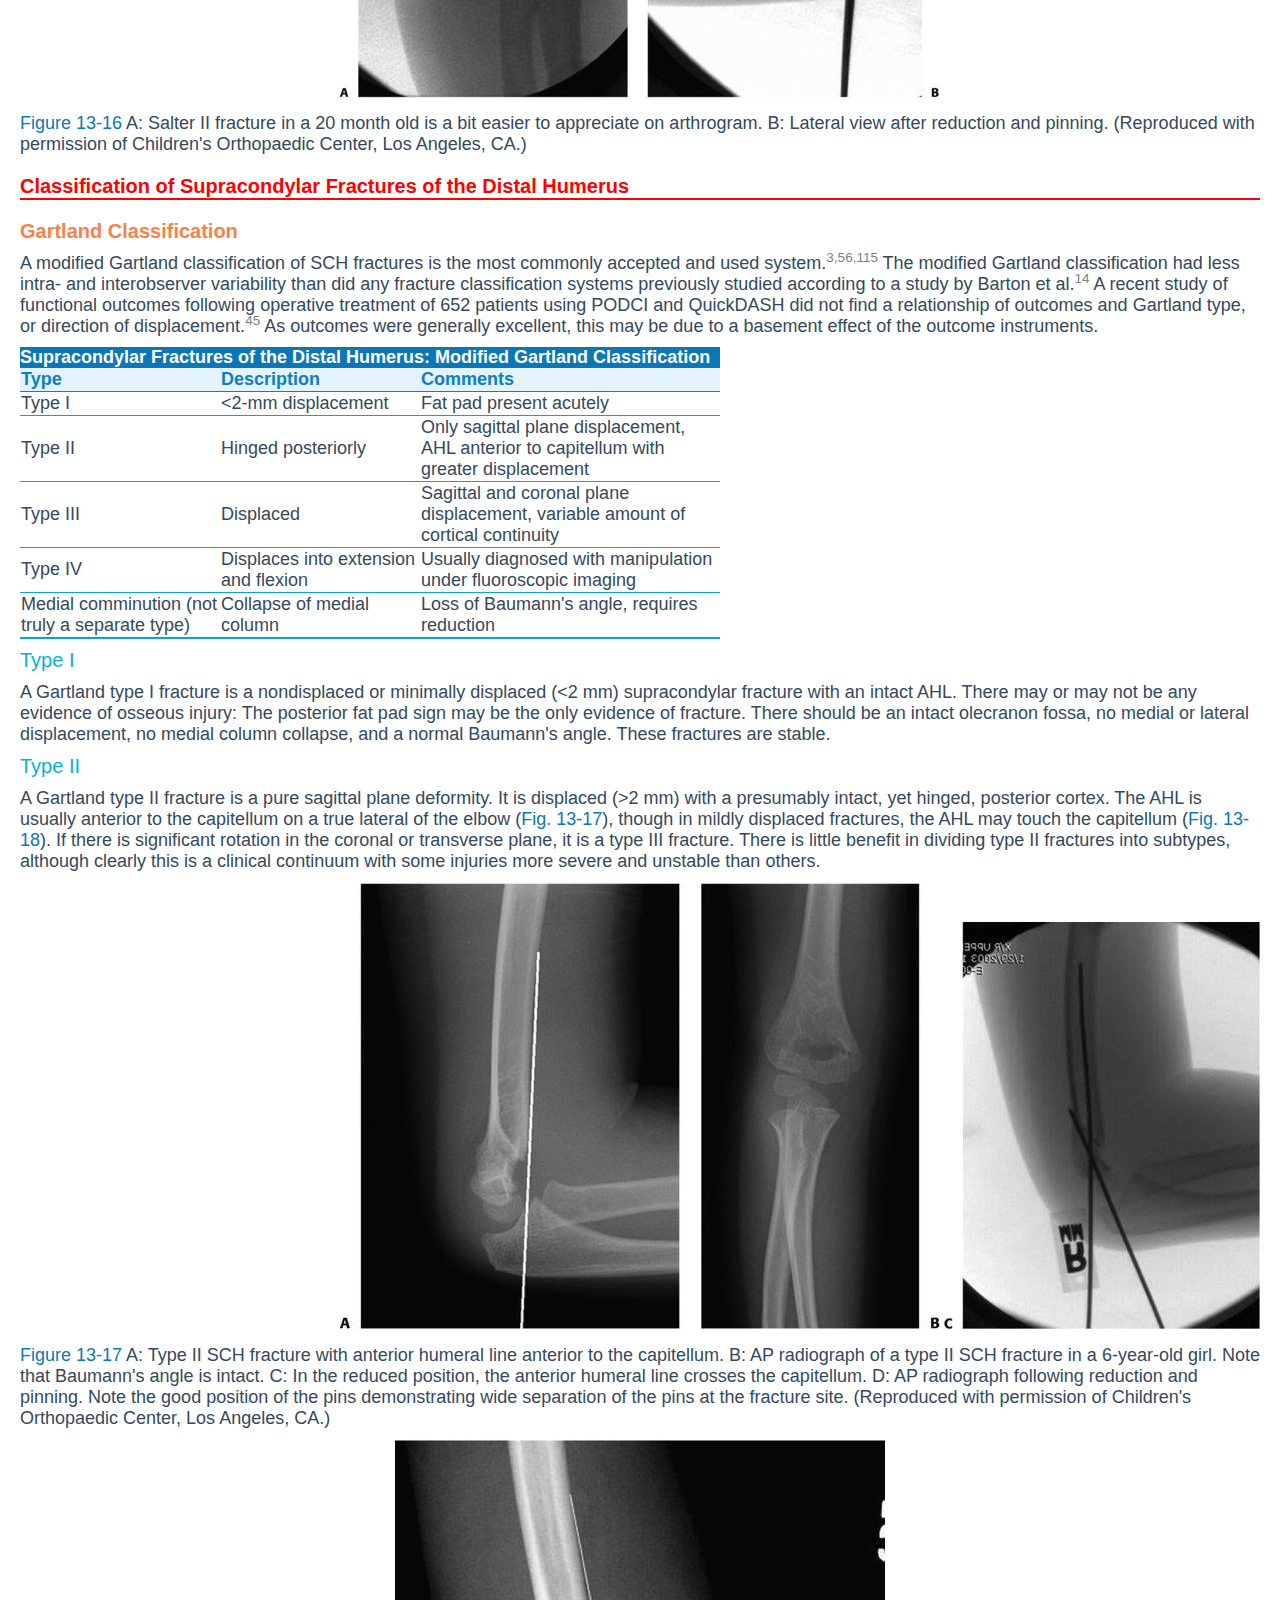
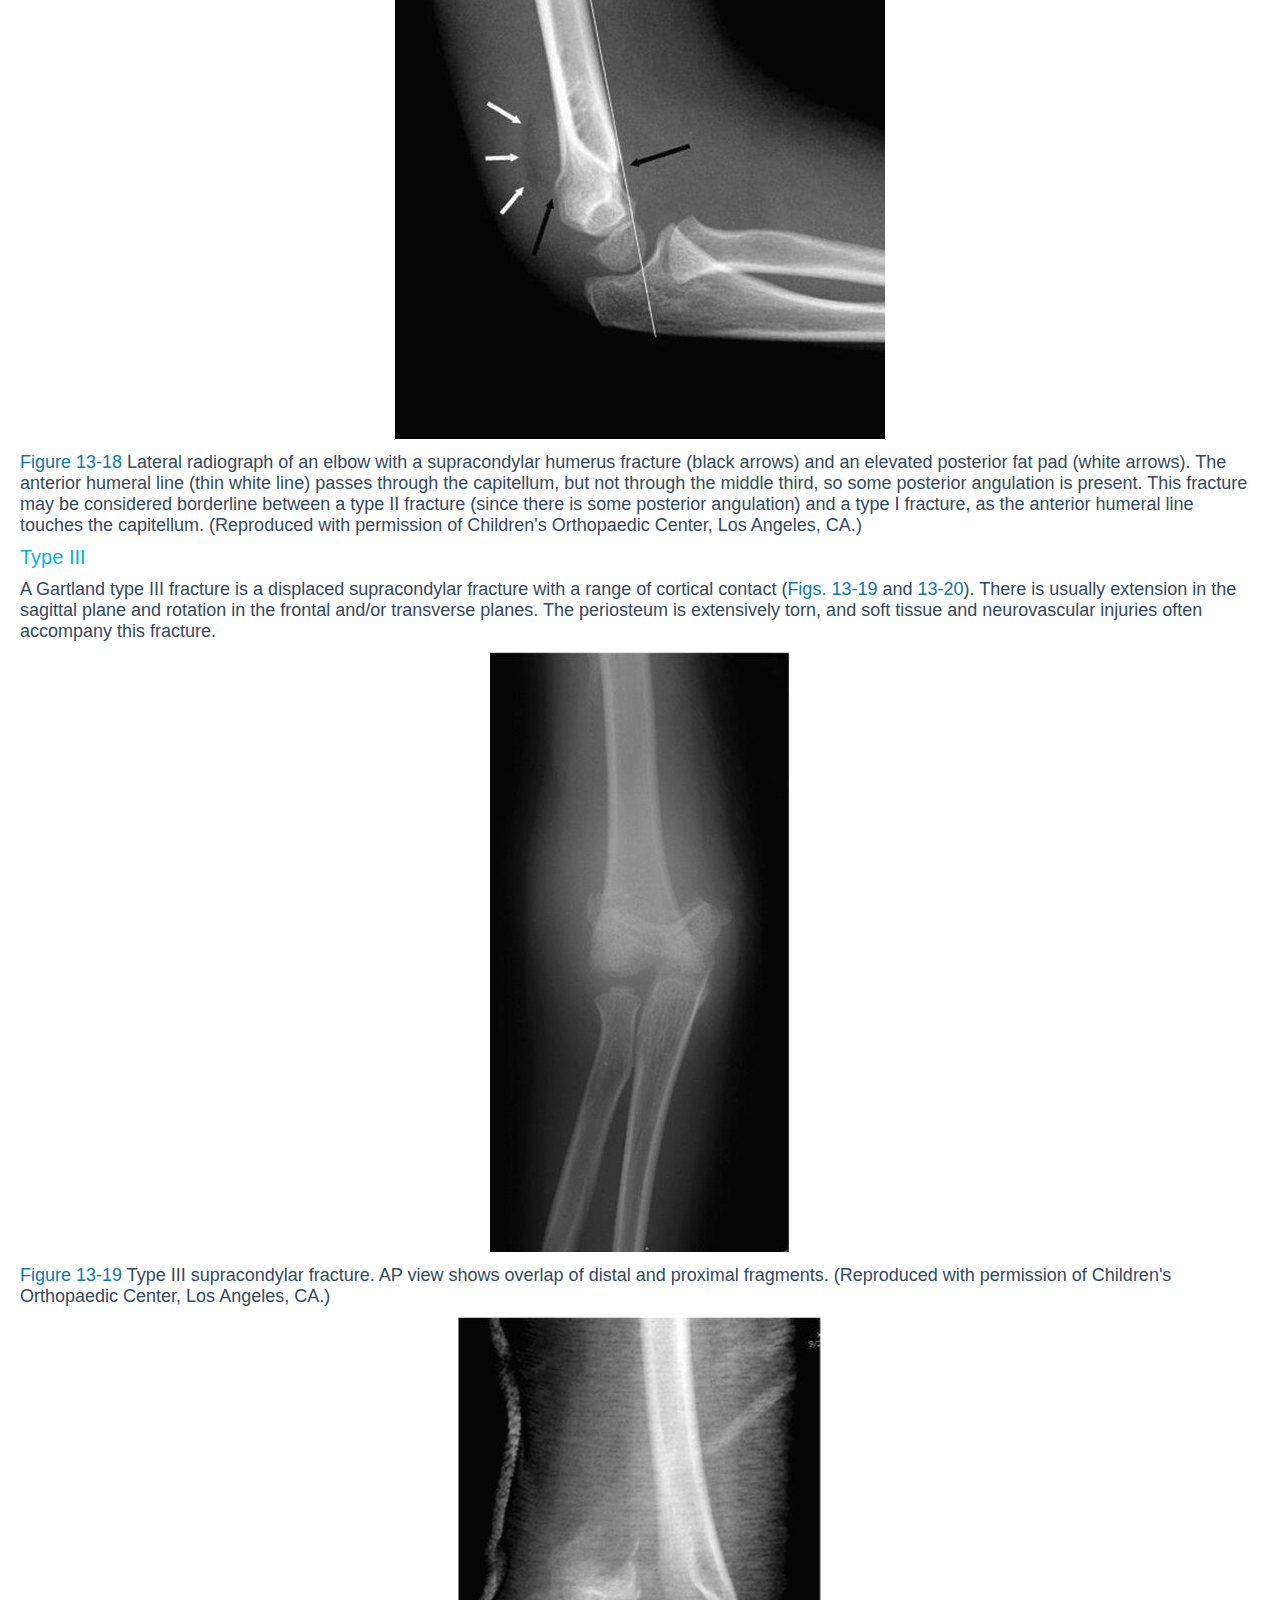
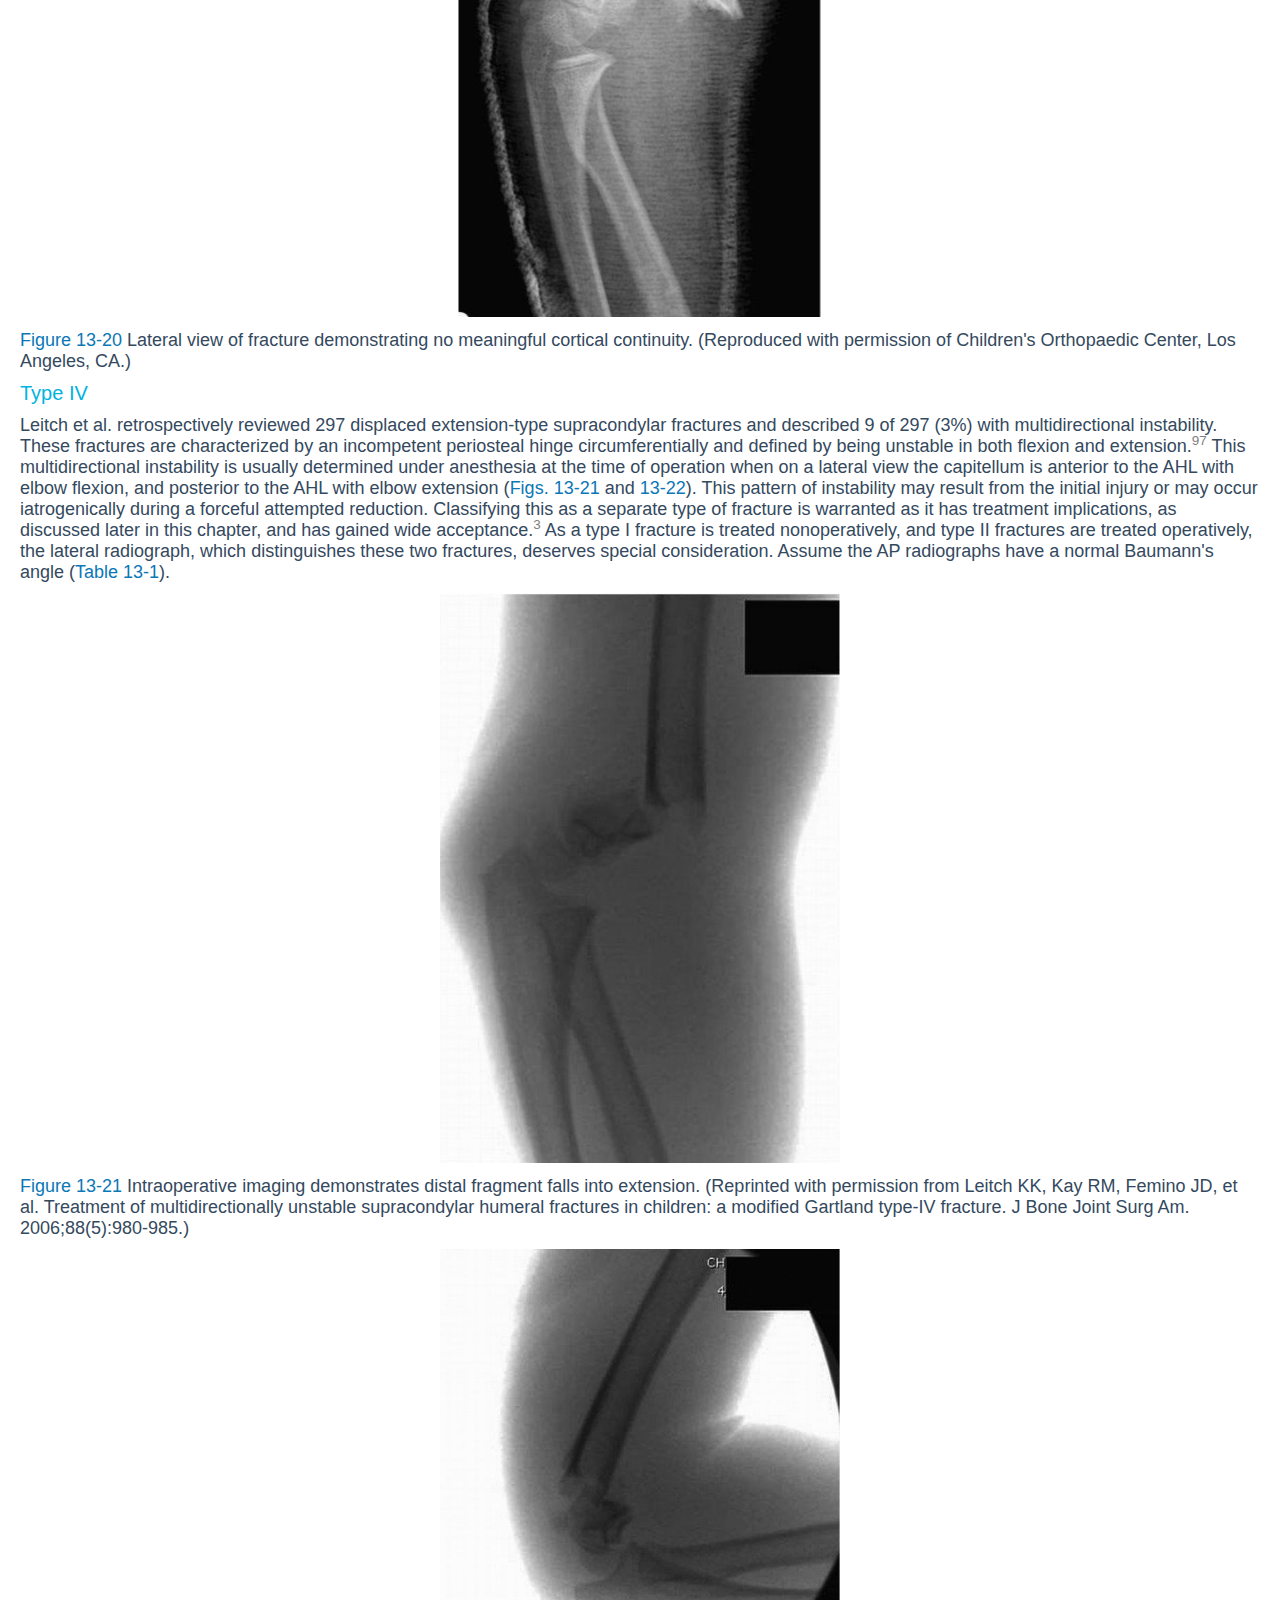
<file: Chapter 13 Supracondylar Fractures of the Distal Humerus.html>
<!DOCTYPE html>
<html lang="en">
<head>
    <meta charset="UTF-8">
    <meta http-equiv="X-UA-Compatible" content="IE=edge,chrome=1">
    <meta name="viewport" content="width=device-width, initial-scale=1.0">
    <title>Rockwood and Wilkins' Fractures in Children</title>
    <link rel="stylesheet" href="css/chapter.css">
    <script src="./js/index.js"></script>
    <style>
        @media print {#ghostery-tracker-tally {display:none !important}}
    </style>

</head>
<body>
    <img class="scroll-top" src="images/ic_fluent_arrow_circle_up_24_filled.svg" style="position:fixed;bottom: 60px; right: 20px;z-index: 35;cursor: pointer;">
    <section class="content">
        <br/>
        <div style="font-size: 60px;font-family:'Microsoft Himalaya';background-color:#f58234;color:white;width:100px;text-align: center;padding-top: 20px;float:right;margin-right: 20px;">13</div>
        <h1 style="margin-left: 20px;margin-bottom:10px;font-size:xx-large;">Supracondylar Fractures of the Distal Humerus</h1>
        <i style="margin-left:20px;color:#408eda;font-size:20px;">David L. Skaggs, John M. Flynn</i>
        <div class="table_of_contents">
            <h1><a href="#13.1">SUPRACONDYLAR FRACTURES OF THE DISTAL HUMERUS</a></h1>
                <h2><a href="#13.1.1">Introduction to Supracondylar Fractures of the Distal Humerus</a></h2>
                <h2><a href="#13.1.2">Assessment of Supracondylar Fractures of the Distal Humerus</a></h2>
                <h2><a href="#13.1.3">Treatment Options for Supracondylar Fractures of the Distal Humerus</a></h2>
            <h1><a href="#13.2">MANAGEMENT OF EXPECTED ADVERSE OUTCOMES AND UNEXPECTED COMPLICATIONS RELATED TO SUPRACONDYLAR FRACTURES OF THE DISTAL HUMERUS</a></h1>
                <h2><a href="#13.2.1">Vascular Injuries</a></h2>
                <h2><a href="#13.2.2">Vascular Studies</a></h2>
                <h2><a href="#13.2.3">Pulseless Arm With Median Nerve Injury</a></h2>
                <h2><a href="#13.2.4">Exploration of the Brachial Artery</a></h2>
            <h1><a href="#13.3">FLEXION-TYPE SUPRACONDYLAR FRACTURES OF THE DISTAL HUMERUS</a></h1>
                <h2><a href="#13.3.1">Introduction to Flexion-Type Supracondylar Fractures of the Distal Humerus</a></h2>
                <h2><a href="#13.3.2">Treatment Options For Flexion-Type Supracondylar Fractures of the Distal Humerus</a></h2>
            <h1><a href="#13.4">REFERENCES</a></h1>
        </div>
        <hr style="margin:7.5px 20px 7.5px;">
        <article id="main">
            <h1 id="13.1">SUPRACONDYLAR FRACTURES OF THE DISTAL HUMERUS</h1>
                <h2 id="13.1.1">INTRODUCTION TO SUPRACONDYLAR FRACTURES OF THE DISTAL HUMERUS</h2>
                    <p>Current evidence and consensus suggest that displaced supracondylar fractures are best
                        treated operatively with fixation.<sup>3,72,115,121</sup> Modern techniques for the treatment of
                        supracondylar humerus (SCH) fractures in children have dramatically decreased the rates of
                        malunion and compartment syndrome.<sup>3,15,82,95,99,115,148</sup> Although there have been more than
                        500 peer-reviewed articles on supracondylar fractures over the last decade, there remains
                        poor consensus on many areas of treatment. An 88-question survey of 35 pediatric
                        orthopedic surgeons on the treatment of SCH fractures found consensus on only 27% of the
                        questions.<sup>73</sup></p>
                    <p>A database search showed that over 10,000 pediatric supracondylar fractures are seen in
                        emergency rooms each year in the United States.<sup>71</sup> Of the 24% of these treated surgically,
                        87% are closed reduced, and this proportion is growing over time (Fig. 13-1). Transfer rates
                        for these fractures increased from 5.6% in 2006 to 9.1% in 2011, generally transferring from
                        general or rural hospitals to academic or urban centers. One study comparing the treatment of
                        supracondylar fractures by pediatric orthopedic fellowship-trained surgeons to general
                        orthopedic surgeons found no statistical difference in the complication rate, though patients
                        treated by non-fellowship-trained surgeons were about four times more likely to have
                        inadequate fixation and 10 times more likely to have an open reduction.<sup>43</sup> There appears to
                        be a trend toward pediatric orthopedic specialists treating a higher proportion of these
                        injuries,<sup>79</sup> with one center reporting over a 100% increase in less than a decade.<sup>159</sup></p>
                    <img src="./images/Figure 13-1.jpg" alt="">
                    <p><span class="figure_num">Figure 13-1</span> The percentage of patients who underwent CRPP for the treatment of a
                        supracondylar humeral fracture.
                        A significant increase in the rate of CRPP (p &lt; 0.0001) was demonstrated.</p>
                    <p>SCH fractures are the most common elbow fractures seen in children,<sup>42</sup> and the most
                        common fracture requiring surgery in children. The peak age range at which most
                        supracondylar fractures occur is 5 to 6 years.<sup>28</sup></p>
                <h2 id="13.1.2">Assessment of Supracondylar Fractures of the Distal Humerus</h2>
                    <p>An elbow or forearm fracture should be suspected in a child with elbow pain or failure to use
                        the upper extremity after a fall. A careful examination of the entire arm should be performed,
                        and any area with tenderness or swelling should have radiographs as multiple fractures (such
                        as a supracondylar fracture and a radius/ulna fracture) are not uncommon (<span class="figure_num">Fig. 13-2</span>). In
                        children with acute elbow pain and failure to use the upper extremity, the differential
                        diagnosis should include fracture, nursemaid's elbow, inflammatory arthritis, and infection.</p>
                    <img src="./images/Figure 13-2.jpg" alt="">
                    <p><span class="figure_num">Figure 13-2</span> Occult ipsilateral fracture.
                        Type II supracondylar fracture (open arrow) with an occult distal radial fracture (solid
                        arrows).
                        (Reproduced with permission of Children's Orthopaedic Center, Los Angeles, CA.)</p>
                    <p>With a type I supracondylar fracture, there is tenderness about the distal humerus and
                        restriction of motion, particularly lack of full elbow extension. X-rays may be negative
                        except for a posterior fat pad sign. In type III fractures, gross displacement of the elbow is
                        evident (<span class="figure_num">Fig. 13-3</span>).</p>
                    <img src="./images/Figure 13-3.jpg" alt="">
                    <p><span class="figure_num">Figure 13-3</span> A: Clinical appearance. B: The S-shaped configuration is created by the anterior
                        prominence of the proximal fragment's spike and extension of the distal fragment.</p>
                    <p>An anterior pucker sign may be present if the proximal fragment has penetrated the brachialis
                        and the anterior fascia of the elbow (<span class="figure_num">Fig. 13-4</span>). Skin puckering results from the proximal
                        segment piercing the brachialis muscle and engaging the deep dermis. This is a sign of
                        considerable soft tissue damage. If any bleeding from a punctate wound is present, this
                        should be considered an open fracture.</p>
                    <img src="./images/Figure 13-4.jpg" alt="">
                    <p><span class="figure_num">Figure 13-4</span> The pucker sign.
                        This patient had penetration of the proximal fragment's spike into the subcutaneous
                        tissue. A: In the AP view, there is a large puckering or defect in the skin where the distal
                        fragment has pulled the skin inward (arrow). B: Laterally, there is puckering of the skin
                        (arrow) in the area where the spike has penetrated into the subcutaneous tissue.</p>
                    <p>Careful motor, sensory, and vascular examinations should be performed in all patients; this
                        may be difficult in a young child but should be attempted and recorded accurately. Sensation
                        should be tested in discrete sensory areas of the radial nerve (dorsal first web space), median
                        nerve (palmar index fingertip), and ulnar nerve (ulnar side little fingertip). If a child is not
                        cooperative or has altered mental status, a wet cloth may be wrapped around the hand and
                        checked for wrinkling of the skin, though in practice this is rarely done. In this test, a lack of
                        sensation is demonstrated in areas where the skin does not wrinkle. Motor examination
                        should include finger, wrist, and thumb extension (radial nerve), index finger distal
                        interphalangeal flexion and thumb interphalangeal flexion (anterior interosseous nerve, or
                        AIN), finger flexion strength (median), and interossei (ulnar nerve) muscle function. In
                        young children, the interosseous nerve may be tested by asking the child to pinch something
                        with their thumb and first finger, while palpating the first dorsal interosseous for muscle
                        contracture. If you cannot determine sensory and/or motor function accurately
                        preoperatively, it should be documented in the medical record and communicated to
                        appropriate caregivers. Misinformation preoperatively makes decision making
                        postoperatively difficult when a nerve or vascular deficit is discovered.</p>
                    <p>The vascular examination should include determining the presence of pulse, as well as
                        warmth, capillary refill, and color of the hand. Assessment of the vascular status is essential,
                        as series report up to 20% of displaced fractures present with vascular
                        compromise.31,124,140 The vascular status may be classified into one of three categories:</p>
                    <ul>
                        <li>Hand well perfused (warm and red), radial pulse present</li>
                        <li>Hand well perfused (warm and red), radial pulse absent</li>
                        <li>Hand poorly perfused (cool and blue or blanched), radial pulse absent</li>
                    </ul>
                    <p>During the physical examination, a very high index of suspicion is needed in order not to
                        miss a developing compartment syndrome in fractures with considerable swelling and/or
                        ecchymosis, anterior skin puckering, and/or absent pulse. Possible firmness of the volar
                        compartment should be evaluated, and excessive swelling about the elbow should be noted.</p>
                    <p>Pain with passive finger extension and flexion should be noted. Recent studies show that
                        increasing anxiety and need for pain medicine may be the earliest warnings of compartment
                        syndrome. Pediatric patients with compartment syndromes often present with the three As:
                        anxiety, agitation, and increasing analgesic requirement.<sup>12</sup> In the initial examination of a
                        child with a severe supracondylar fracture with high parental and patient anxiety, it is easy to
                        overlook vital information. Be more suspicious of compartment syndrome with delayed
                        presentation or dysvascular hand.</p>
                    <h3>Mechanisms of Injury of Supracondylar Fractures of the Distal Humerus</h3>
                        <p>Supracondylar fractures can be divided into <span class="emphasize_1">extension and flexion types</span>, depending on the
                            direction of displacement of the distal fragment. Extension-type fractures, which account for
                            approximately 97% to 99% of SCH fractures<sup>100</sup> are usually caused by a fall onto the
                            outstretched hand with the elbow in full extension (<span class="figure_num">Fig. 13-5</span>). SCH fractures most frequently
                            result from falling, commonly off playground equipment.<sup>147</sup> It has been reported that the
                            overall safety of playground design can influence the likelihood of an SCH fracture, with
                            children using the least safe playgrounds having almost five times the rate of SCH fracture as
                            those using the safest playgrounds.<sup>120</sup></p>
                        <img src="./images/Figure 13-5.jpg" alt="">
                        <p><span class="figure_num">Figure 13-5</span> Mechanism of injury—elbow hyperextension.
                            A: Most children attempt to break their falls with the arm extended, and the elbow then
                            hyperextends. B: The linear applied force (large arrow) leads to an anterior tension force.
                            Posteriorly, the olecranon is forced into the depths of the olecranon fossa (small
                            arrow). C: As the bending force continues, the distal humerus fails anteriorly in the thin
                            supracondylar area. D:When the fracture is complete, the proximal fragment can continue
                            moving anteriorly and distally, potentially harming adjacent soft tissue structures such as the
                            brachialis muscle, brachial artery, and median nerve.</p>
                        <p>Most of this chapter is on extension-type fractures, with flexion-type fractures being covered
                            at the end of the chapter. The medial and lateral columns of the distal humerus are connected
                            by a thin segment of bone between the olecranon fossa posteriorly and coronoid fossa
                            anteriorly, resulting in a high risk of fracture to this area (<span class="figure_num">Fig. 13-6</span>). In a normal anatomic
                            variant, the olecranon fossa may be absent (<span class="figure_num">Fig. 13-7</span>). Another normal anatomic variant is
                            the supracondylar process, which is present to some extent in about 1.5% of adult cadavers
                            and should not be mistaken for fracture pathology. However, this anatomic variant can be the
                            site of median nerve compression (<span class="figure_num">Fig. 13-8</span>).</p>
                        <img src="./images/Figure 13-6.jpg" alt="">
                        <p><span class="figure_num">Figure 13-6</span> Supracondylar fractures occur through the thinnest portion of the distal humerus
                            in the AP plane.
                            The thin bone makes the fracture unstable.</p>
                        <img src="./images/Figure 13-7.jpg" alt="">
                        <p><span class="figure_num">Figure 13-7</span> Normal anatomic variant in which there is no bone in the olecranon fossa.
                            Note the minimally displaced radial neck fracture.
                            (Reproduced with permission of Children's Orthopaedic Center, Los Angeles, CA.)</p>
                        <img src="./images/Figure 13-8.jpg" alt="">
                        <p><span class="figure_num">Figure 13-8</span> A: AP radiograph of the distal humerus demonstrating a supracondylar process,
                            a normal anatomic variant. B: Lateral radiograph demonstrating a supracondylar process.
                            (Reproduced with permission of Children's Orthopaedic Center, Los Angeles, CA.)</p>
                        <p>With forced elbow hyperextension, the olecranon forcefully pushes into the olecranon fossa
                            and acts as a fulcrum, while the anterior capsule simultaneously provides a tensile force on
                            the distal humerus at its insertion. The resulting injury is an extension-type SCH fracture. It
                            has been postulated that ligamentous laxity with resulting elbow hyperextension may
                            predispose to an SCH fracture,<sup>112</sup> but this association is unclear. Generally, medial
                            displacement of the distal fragment is more common than lateral displacement, occurring in
                            approximately 75% of patients in most series. Whether the displacement is medial or lateral
                            is also important because it determines which soft tissue structures are at risk from the
                            penetrating injury of the proximal metaphyseal fragment. Medial displacement of the distal
                            fragment places the radial nerve at risk, and lateral displacement of the distal fragment places
                            the median nerve and brachial artery at risk (<span class="figure_num">Fig. 13-9</span>).<sup>98</sup></p>
                        <img src="./images/Figure 13-9.jpg" alt="">
                        <p><span class="figure_num">Figure 13-9</span> Relationship to neurovascular structures.
                            The proximal metaphyseal spike penetrates laterally with posteromedially displaced fractures
                            and places the radial nerve at risk; with posterolaterally displaced fractures, the spike
                            penetrates medially and places the median nerve and brachial artery at risk.
                            (Reprinted with permission from Choi PD, Skaggs DL. Closed reduction and percutaneous
                            pinning of supracondylar fractures of the humerus. In: Wiesel S, ed. Operative Techniques in
                            Orthopaedic Surgery. 2nd ed. Philadelphia, PA: Lippincott William & Wilkins; 2010 .)</p>
                    <h3>Imaging and Other Diagnostic Studies of Supracondylar Fractures of
                        the Distal Humerus</h3>
                        <p>All patients with a history of a fall onto an outstretched hand as well as pain and inability to
                            use the extremity should undergo a thorough radiologic evaluation. If physical examination
                            does not localize the trauma to the elbow alone, this may include obtaining anteroposterior
                            (AP) and lateral views of the entire upper extremity. Comparison views are rarely required
                            by an experienced orthopedist, but occasionally may be useful to evaluate an ossifying
                            epiphysis. Beware that the emergency room physician's interpretation of elbow fractures in
                            children has been reported to have an overall accuracy of only 53%.<sup>142</sup></p>
                        <p>Radiographic examination begins with a <span class="emphasize_1">true AP view</span> of the distal humerus. (In contrast, an
                            AP of an elbow in 90 degrees of flexion will give a roughly 45-degree angulated view of the
                            distal humerus and proximal radius and ulna.) A true AP view of the distal humerus allows a
                            more accurate evaluation of the distal humerus and decreases the error in determining
                            Baumann's angle. The lateral film should be taken as <span class="emphasize_1">a true lateral</span> with the humerus held in
                            the anatomic position and not externally rotated (<span class="figure_num">Fig. 13-10</span>). Oblique views of the distal
                            humerus occasionally may be helpful when a supracondylar fracture or occult condylar
                            fracture is suspected but not seen on standard AP and lateral views, but should not be
                            routinely ordered to evaluate for a supracondylar fracture.</p>
                        <img src="./images/Figure 13-10.jpg" alt="">
                        <p><span class="figure_num">Figure 13-10</span> X-ray positioning.
                            The correct method of taking a lateral view is with the upper extremity directed anteriorly
                            rather than externally rotated.</p>
                        <p>Initial radiographs may be negative except for a posterior fat pad sign (<span class="figure_num">Fig. 13-11</span>). A series
                            of patients with traumatic elbow pain and a posterior fat pad sign but no visible fracture
                            found that 53% (18/34) had an SCH fracture, 26% (9/34) a fracture of the proximal ulna,
                            12% (4/34) a fracture of the lateral condyle, and 9% (3/34) a fracture of the radial neck.<sup>151</sup></p>
                        <img src="./images/Figure 13-11.jpg" alt="">
                        <p><span class="figure_num">Figure 13-11</span> A: Lateral radiograph demonstrating an elevated posterior fat pad (white open
                            arrow) and a normal hourglass which is anteriorly tilted if there is not a displaced
                            fracture. B: Another example of an elevated fat pad (solid white arrows).
                            (Reproduced with permission of Children's Orthopaedic Center, Los Angeles, CA.)</p>
                        <p>Two main radiographic parameters are used to evaluate the presence of a supracondylar
                            fracture. The <b>anterior humeral line</b> (<b>AHL</b>) should cross the capitellum on a true lateral of the
                            elbow. Previous editions of this text and others have stated that in a normal elbow, the AHL
                            should pass through the middle third of the capitellum. However, it has been demonstrated
                            by Herman that in a normal elbow, the AHL passes through the middle third of the
                            capitellum only 52% of the time in children under 10 years of age, and in children younger
                            than 4 years of age, the AHL is equally likely to pass through the anterior third of the
                            capitellum as the middle third (<span class="figure_num">Fig. 13-12</span>).<sup>68</sup> Ryan et al.<sup>134</sup> found that the AHL should pass
                            through the center of the capitellum in all children 5 years and older, and if it does not,
                            pathology should be suspected. In an extension-type supracondylar fracture, the capitellum is
                            posterior to this line. Note that the “hourglass” should be tilted slightly forward in a true
                            lateral view of a normal elbow (see <span class="figure_num">Fig. 13-11A</span>) and can help aid in the diagnosis of a type
                            II SCH fracture.</p>
                        <img src="./images/Figure 13-12.jpg" alt="" style="width: 300px;">
                        <p><span class="figure_num">Figure 13-12</span> Anterior humeral line should cross the capitellum on a true lateral of the elbow,
                            though not necessarily through the middle third of the capitellum as was previously believed.
                            (From Tolo VT, Skaggs DL, eds. Master Techniques in Orthopaedic Surgery: Pediatrics.
                            Philadelphia, PA: Lippincott Williams & Wilkins; 2007:1-15.)</p>
                        <p><b>Baumann's angle</b>, also referred to as the humeral capitellar angle, is the angle between the
                            long axis of the humeral shaft and the physeal line of the lateral condyle (normal range,
                            about 9 to 26 degrees) (<span class="figure_num">Fig. 13-13</span>). Interpretation of Baumann's angle is open to variability.
                            One study reports one of five observers measure Baumann's angle from the same radiograph
                            greater than 7 degrees different from the other four observers.<sup>145</sup> A rule of thumb is that a
                            Baumann's angle of at least 10 degrees is okay. A decrease in Baumann's angle compared to
                            the other side is a sign that a fracture is in varus angulation.</p>
                        <img src="./images/Figure 13-13.jpg" alt="" style="width: 300px;">
                        <p><span class="figure_num">Figure 13-13</span> Baumann's angle is between the line perpendicular to the long axis of the
                            humeral shaft and the physeal line of the lateral condyle.
                            A decrease in Baumann's angle may indicate medial comminution.
                            (From <i>Tolo VT, Skaggs DL, eds. Master Techniques in Orthopaedic Surgery: Pediatrics.
                            Philadelphia, PA: Lippincott Williams & Wilkins; 2007:1-15.</i>)</p>
                        <p>If the AP and lateral views show a displaced type II or III supracondylar fracture but do not
                            show full detail of the distal humeral fragment, we usually obtain further x-ray evaluation to
                            define the fracture anatomy with particular emphasis on <span class="emphasize_1">(a) impaction of the medial column</span>,
                            <span class="emphasize_1">(b) supracondylar comminution</span>, and <span class="emphasize_1">(c) vertical split of the epiphyseal fragment</span>. T-condylar
                            fractures (<span class="figure_num">Fig. 13-14</span>) can initially appear to be supracondylar fractures, but these generally
                            occur in children over 10 years of age, in whom supracondylar fractures are less likely
                            (see <span class="figure_num">Chapter 17</span>).</p>
                        <img src="./images/Figure 13-14.jpg" alt="">
                        <p><span class="figure_num">Figure 13-14</span> Occult T-condylar fracture.
                            A: Original x-rays appear to show a type III posteromedial supracondylar fracture. B: After
                            manipulation, the vertical intercondylar fracture line (arrows) was visualized.</p>
                        <p>In a young child, an <span class="emphasize_1">epiphyseal separation</span> can mimic an elbow dislocation.<sup>174</sup> In an
                            epiphyseal separation, the fracture propagates through the physis without a metaphyseal
                            fragment. This fracture occurs in very young children with primarily chondral epiphyses. On
                            physical examination, the patient appears to have a supracondylar fracture with gross
                            swelling about the elbow and marked discomfort. The key to making the diagnosis and
                            differentiating this injury from an elbow dislocation radiographically is seeing that the
                            capitellum remains aligned with the radial head. A thin metaphyseal fragment, which may
                            make one think of a lateral condyle fracture, usually can be seen, which technically makes
                            this a Salter type II fracture (<span class="figure_num">Fig. 13-15</span>). In such cases, more data is required to make the
                            diagnosis and initiate treatment. An arthrogram may be helpful (<span class="figure_num">Fig. 13-16</span>). In selected
                            patients, magnetic resonance imaging or ultrasonography<sup>174</sup> may also aid in evaluating the
                            injury to the unossified epiphysis.</p>
                        <img src="./images/Figure 13-15-1.jpg" alt="">
                        <img src="./images/Figure 13-15-2.jpg" alt="">
                        <p><span class="figure_num">Figure 13-15</span> Twelve month old, Salter II fracture resulting from child abuse.
                            A: Note the radius points to the capitellum in all views, so this is not a dislocation. B: Lateral
                            view.C: Oblique view shows the thin metaphyseal fragment, which defines this as a Salter II
                            fracture.D: This fracture was not recognized at presentation to the emergency department.
                            This AP view is 1 month old. E: Lateral view 1 month after injury.
                            (Reproduced with permission of Children's Orthopaedic Center, Los Angeles, CA.)</p>
                        <img src="./images/Figure 13-16.jpg" alt="">
                        <p><span class="figure_num">Figure 13-16</span> A: Salter II fracture in a 20 month old is a bit easier to appreciate on
                            arthrogram. B: Lateral view after reduction and pinning.
                            (Reproduced with permission of Children's Orthopaedic Center, Los Angeles, CA.)</p>
                    <h3>Classification of Supracondylar Fractures of the Distal Humerus</h3>
                        <h4>Gartland Classification</h4>
                            <p>A modified Gartland classification of SCH fractures is the most commonly accepted and
                                used system.<sup>3,56,115</sup> The modified Gartland classification had less intra- and interobserver
                                variability than did any fracture classification systems previously studied according to a
                                study by Barton et al.<sup>14</sup> A recent study of functional outcomes following operative treatment
                                of 652 patients using PODCI and QuickDASH did not find a relationship of outcomes and
                                Gartland type, or direction of displacement.<sup>45</sup> As outcomes were generally excellent, this
                                may be due to a basement effect of the outcome instruments.</p>
                            <table>
                                <caption>Supracondylar Fractures of the Distal Humerus: Modified Gartland
                                    Classification</caption>
                                <tr><th style="width: 200px;">Type</th><th style="width: 200px;">Description</th><th style="width: 300px;">Comments</th></tr>
                                <tr><td>Type I</td><td>&lt;2-mm displacement</td><td>Fat pad present acutely</td></tr>
                                <tr><td>Type II</td><td>Hinged posteriorly</td><td>Only sagittal plane displacement, AHL anterior to capitellum with greater displacement</td></tr>
                                <tr><td>Type III</td><td>Displaced</td><td>Sagittal and coronal plane displacement, variable amount of cortical continuity</td></tr>
                                <tr><td>Type IV</td><td>Displaces into extension and flexion</td><td>Usually diagnosed with manipulation under fluoroscopic imaging</td></tr>
                                <tr><td class="last-line">Medial comminution (not truly a separate type)</td><td class="last-line">Collapse of medial column</td><td class="last-line">Loss of Baumann's angle, requires reduction</td></tr>
                            </table>
                            <h5>Type I</h5>
                                <p>A Gartland type I fracture is a nondisplaced or minimally displaced (&lt;2 mm) supracondylar
                                    fracture with an intact AHL. There may or may not be any evidence of osseous injury: The
                                    posterior fat pad sign may be the only evidence of fracture. There should be an intact
                                    olecranon fossa, no medial or lateral displacement, no medial column collapse, and a normal
                                    Baumann's angle. These fractures are stable.</p>
                            <h5>Type II</h5>
                                <p>A Gartland type II fracture is a pure sagittal plane deformity. It is displaced (&gt;2 mm) with a
                                    presumably intact, yet hinged, posterior cortex. The AHL is usually anterior to the capitellum
                                    on a true lateral of the elbow (<span class="figure_num">Fig. 13-17</span>), though in mildly displaced fractures, the AHL
                                    may touch the capitellum (<span class="figure_num">Fig. 13-18</span>). If there is significant rotation in the coronal or
                                    transverse plane, it is a type III fracture. There is little benefit in dividing type II fractures
                                    into subtypes, although clearly this is a clinical continuum with some injuries more severe
                                    and unstable than others.</p>
                                <img src="./images/Figure 13-17-1.jpg" alt="">
                                <img src="./images/Figure 13-17-2.jpg" alt="">
                                <p><span class="figure_num">Figure 13-17</span> A: Type II SCH fracture with anterior humeral line anterior to the
                                    capitellum. B: AP radiograph of a type II SCH fracture in a 6-year-old girl. Note that
                                    Baumann's angle is intact. C: In the reduced position, the anterior humeral line crosses the
                                    capitellum. D: AP radiograph following reduction and pinning. Note the good position of the
                                    pins demonstrating wide separation of the pins at the fracture site.
                                    (Reproduced with permission of Children's Orthopaedic Center, Los Angeles, CA.)</p>
                                <img src="./images/Figure 13-18.jpg" alt="">
                                <p><span class="figure_num">Figure 13-18</span> Lateral radiograph of an elbow with a supracondylar humerus fracture (black
                                    arrows) and an elevated posterior fat pad (white arrows).
                                    The anterior humeral line (thin white line) passes through the capitellum, but not through the
                                    middle third, so some posterior angulation is present. This fracture may be considered
                                    borderline between a type II fracture (since there is some posterior angulation) and a type I
                                    fracture, as the anterior humeral line touches the capitellum.
                                    (Reproduced with permission of Children's Orthopaedic Center, Los Angeles, CA.)</p>
                            <h5>Type III</h5>
                                <p>A Gartland type III fracture is a displaced supracondylar fracture with a range of cortical
                                    contact (<span class="figure_num">Figs. 13-19</span> and <span class="figure_num">13-20</span>). There is usually extension in the sagittal plane and rotation
                                    in the frontal and/or transverse planes. The periosteum is extensively torn, and soft tissue and
                                    neurovascular injuries often accompany this fracture.</p>
                                <img src="./images/Figure 13-19.jpg" alt="">
                                <p><span class="figure_num">Figure 13-19</span> Type III supracondylar fracture.
                                    AP view shows overlap of distal and proximal fragments.
                                    (Reproduced with permission of Children's Orthopaedic Center, Los Angeles, CA.)</p>
                                <img src="./images/Figure 13-20.jpg" alt="">
                                <p><span class="figure_num">Figure 13-20</span> Lateral view of fracture demonstrating no meaningful cortical continuity.
                                    (Reproduced with permission of Children's Orthopaedic Center, Los Angeles, CA.)</p>
                            <h5>Type IV</h5>
                                <p>Leitch et al. retrospectively reviewed 297 displaced extension-type supracondylar fractures
                                    and described 9 of 297 (3%) with multidirectional instability. These fractures are
                                    characterized by an incompetent periosteal hinge circumferentially and defined by being
                                    unstable in both flexion and extension.<sup>97</sup> This multidirectional instability is usually
                                    determined under anesthesia at the time of operation when on a lateral view the capitellum is
                                    anterior to the AHL with elbow flexion, and posterior to the AHL with elbow extension
                                    (<span class="figure_num">Figs. 13-21</span> and <span class="figure_num">13-22</span>). This pattern of instability may result from the initial injury or may
                                    occur iatrogenically during a forceful attempted reduction. Classifying this as a separate type
                                    of fracture is warranted as it has treatment implications, as discussed later in this chapter, and
                                    has gained wide acceptance.<sup>3</sup> As a type I fracture is treated nonoperatively, and type II
                                    fractures are treated operatively, the lateral radiograph, which distinguishes these two
                                    fractures, deserves special consideration. Assume the AP radiographs have a normal
                                    Baumann's angle (<span class="figure_num">Table 13-1</span>).</p>
                                <img src="./images/Figure 13-21.jpg" alt="" style="width:400px;">
                                <p><span class="figure_num">Figure 13-21</span> Intraoperative imaging demonstrates distal fragment falls into extension.
                                    (Reprinted with permission from Leitch KK, Kay RM, Femino JD, et al. Treatment of
                                    multidirectionally unstable supracondylar humeral fractures in children: a modified Gartland
                                    type-IV fracture. J Bone Joint Surg Am. 2006;88(5):980-985.)</p>
                                <img src="./images/Figure 13-22.jpg" alt="" style="width:400px;">
                                <p><span class="figure_num">Figure 13-22</span> As the elbow is flexed, the distal fragment falls into flexion, thus defining a
                                    Gartland type IV fracture.
                                    (Reprinted with permission from Leitch KK, Kay RM, Femino JD, et al. Treatment of
                                    multidirectionally unstable supracondylar humeral fractures in children: a modified Gartland
                                    type IV fracture. J Bone Joint Surg Am. 2006;88(5):980-985.)</p>
                                <table>
                                    <caption>TABLE 13-1 Decision Making Using Lateral X-Rays</caption>
                                    <tr><td>This is a typical type I fracture. The anterior humeral line(AHL) clearly goes through the capitellum. Cast with no more than 90 degrees of elbow flexion.</td><td><img src="./images/Table 13-1-1.png" style="width: 100px;"></td></tr>
                                    <tr><td>This technically is a type I fracture by definition as the AHL touches the capitellum. However, this fracture is at risk for displacement as the hourglass is not tilting forward, and the posterior cortex is broken as well. Initial treatment is casting at no more than 90 degrees of elbow with the need for close follow-up stressed.</td><td><img src="./images/Table 13-1-2.png" style="width: 100px;"></td></tr>
                                    <tr><td>This is a typical type II fracture, with the AHL missing the capitellum and the distal fragment hinged posteriorly. This is treated with closed reduction and pinning.</td><td><img src="./images/Table 13-1-3.png" style="width: 100px;"></td></tr>
                                    <tr><td class="last-line">As there is a hint of translation at the posterior cortex, this may be considered a type III fracture and should be reduced and pinned.</td><td class="last-line"><img src="./images/Table 13-1-4.png" style="width: 100px;"></td></tr>
                                </table>
                            <h5>Pediatric Comprehensive Classification</h5>
                                <p>An alternative classification system was described in 2006 that could cause confusion as it
                                    unfortunately uses similar terms (types I to IV) as the established Gartland classification, but
                                    with different definitions.<sup>154</sup> According to the Arbeitsgemeinschaft für Osteosynthesefragen
                                    (AO) Pediatric Comprehensive Classification, these fractures are classified with regard to the
                                    degree of displacement at four levels (I to IV): no displacement (type I), displacement in one
                                    plane (type II), rotation of the distal fragment with displacement in two planes (type III), and
                                    rotation with displacement in three planes (or no contact between bone fragments) (type
                                    IV).<sup>154</sup></p>
                            <h5>The Special Case of Medial Comminution in Supracondylar Fractures of the
                                Distal Humerus</h5>
                                <p>A potential pitfall is to underappreciate the extent of loss of normal alignment in fractures
                                    with comminution and collapse of the medial column (<span class="figure_num">Fig. 13-23</span>). Medial collapse signifies
                                    malrotation in the frontal plane (which defines the injury as at least a type II fracture) and is
                                    associated with a loss of Baumann's angle and varus malalignment. The lateral view (<span class="figure_num">Fig. 13-
                                    24</span>) may show reasonable alignment, which may lull the inexperienced into not appreciating
                                    the seriousness of this fracture, which requires reduction and usually pin fixation to prevent
                                    late malunion.</p>
                                <img src="./images/Figure 13-23.jpg" alt="">
                                <p><span class="figure_num">Figure 13-23</span> Medial (red arrow) comminution is a subtle radiographic finding and
                                    indicates a more unstable variant which may collapse into the varus if not treated
                                    appropriately.
                                    (From Tolo VT, Skaggs DL, eds. Master Techniques in Orthopaedic Surgery: Pediatrics.
                                    Philadelphia, PA: Lippincott; 2007:1-15.)</p>
                                <img src="./images/Figure 13-24.jpg" alt="">
                                <p><span class="figure_num">Figure 13-24</span> Note the lateral view does not show significant displacement.
                                    This view alone would suggest nonoperative treatment may be sufficient.
                                    (Reproduced with permission of Children's Orthopaedic Center, Los Angeles, CA.)</p>
                                <p>Bahk et al.<sup>13</sup> reported that fractures with greater than 10 degrees of obliquity in the coronal
                                    plane or 20 degrees in the sagittal plane were more likely than fractures with less obliquity to
                                    result in malunion.</p>
                <h2 id="13.1.3">Treatment Options for Supracondylar Fractures of the Distal Humerus</h2>
                    <p>See <span class="figure_num">Table 13-2</span> for treatment options for supracondylar fractures of the distal humerus based on fracture type.</p>
                    <table>
                        <caption>TABLE 13-2 Treatment Options for Supracondylar Fractures of the Distal Humerus</caption>
                        <tr><th></th><th colspan="4">Fracture Type</th></tr>
                        <tr><th style="width: 150px;">Treatment</th><th style="width: 150px;">I</th><th style="width: 150px;">II</th><th style="width: 150px;">III</th><th style="width: 150px;">IV</th></tr>
                        <tr><td>Casting without reduction</td><td>Almost always</td><td></td><td></td><td></td></tr>
                        <tr><td>Closed reduction and casting</td><td></td><td>Rarely indicated,
                            do not flex elbow &gt;90
                            degrees</td><td></td><td></td></tr>
                        <tr><td>Closed reduction
                            and pinning</td><td></td><td>Great majority of cases</td><td>Great majority of cases</td><td>Most cases</td></tr>
                        <tr><td class="last-line">Open reduction
                            and fixation</td><td class="last-line"></td><td class="last-line">Uncommonly necessary</td><td class="last-line">If closed
                                reduction
                                inadequate</td><td class="last-line">If closed
                                    reduction
                                    inadequate</td></tr>
                    </table>
                    <h3>Initial Management of Supracondylar Fractures of the Distal
                        Humerus</h3>
                        <p>Displaced supracondylar fractures requiring a reduction should be initially splinted with the
                            elbow in a comfortable position of approximately 20 to 40 degrees of flexion, while avoiding
                            tight bandaging. If the arm is pulseless, gentle traction and elbow flexion alone frequently
                            restore a pulse. Excessive flexion or extension may compromise the limb's vascularity and
                            increase compartment pressure.<sup>16,103</sup> The elbow and hand should then be gently elevated
                            above the heart.</p>
                        <h4>Urgency of Treatment</h3>
                            <p>Several studies have concluded that delay of surgery of even over 24 hours did not have any
                                deleterious effects on the outcomes of children with supracondylar fractures.<sup>55,63,143</sup> These
                                studies were all retrospective and may have reported good results in large part because of the
                                selection bias of experienced pediatric orthopedic surgeons selecting which fractures
                                required urgent treatment, such as those with neurovascular injuries.<sup>55</sup> A recent survey of 309
                                members of the Pediatric Orthopaedic Society of North America found that 81% of the
                                respondents would treat a type III supracondylar humerous fracture (SCHF) presenting after
                                normal work hours by splinting overnight and fixing the following morning, if there were no
                                issues necessitating emergent fixation.<sup>27</sup> Type II fractures may be a special case in this
                                regard. Larson et al. reported on 399 consecutive cases in which it appears that timing for the
                                operative treatment of type II fractures did not affect outcome, with 52% of the fractures
                                having surgery more than 24 hours after injury.<sup>93</sup> There were no compartment syndromes or
                                vascular injury in this group. Although there is little published data to support our opinion,
                                we and others believe that if conditions such as poor perfusion, pulselessness, an associated
                                displaced forearm fracture, firm compartments, skin puckering, antecubital ecchymosis, or
                                very considerable swelling are present, operative treatment should not be unduly
                                delayed.<sup>3,110,121,129</sup></p>
                        <h4>How Late Can Fractures Be Reduced?</h4>
                            <p>Little has been written about how long after injury a fracture can still be closed reduced.
                                Silva et al.<sup>146</sup> reported on 42 type II SCH fractures treated 7 to 15 days after injury. They
                                found that closed anatomic reduction was achieved in all fractures, with equal outcomes to
                                fractures treated within 7 days of injury. We would caution that in very young children,
                                reliable fracture reduction 2 weeks after injury with early callus formation is less likely. Two
                                children closed reduced 8 days after injury developed avascular necrosis of the
                                trochlea.<sup>146</sup> Although these numbers are small, this phenomenon seems worthy of further
                                study. Lal and Bhan<sup>90</sup> reported that delayed open reduction (11 to 17 days after injury) did
                                not increase the frequency of myositis ossificans. If a supracondylar fracture is unreduced or
                                poorly reduced, delayed open reduction and pin fixation appear to be justified.</p>
                    <h3>Nonoperative Management of Supracondylar Fractures of the Distal Humerus</h3>
                        <h4>Closed Reduction and Casting</h4>
                            <p>Closed reduction and casting of SCH fractures is not practiced in most modern centers. Most
                                pediatric orthopedic surgeons reserve cast immobilization for stable, nondisplaced fractures
                                (type I) that do not require reduction. Mildly displaced fractures can be reduced closed, using
                                the intact posterior periosteum as a stabilizing force and then holding reduction by flexing
                                the elbow greater than 120 degrees. Less flexion increases the risk of loss of reduction. The
                                concern with closed reduction and flexion greater than 120 degrees is the risk of vascular
                                compromise and/or compartment syndrome in the presence of anterior swelling and
                                compression. If closed reduction and casting is performed, the patients need to be monitored
                                closely for neurovascular compromise and loss of reduction. Follow-up radiographs require
                                AP views of the distal humerus to interpret with elbow flexion beyond 120 degrees. If
                                necessary, rereduction or conversion to pinning needs to occur before full healing occurs, so,
                                close radiographic follow-up is necessary in the first 3 weeks.</p>
                        <h4>Traction</h4>
                            <p>Traction as definitive treatment for supracondylar fractures in children is largely of historic
                                interest now. Indications for traction may include lack of anesthesia, medical conditions
                                prohibiting anesthesia, lack of an experienced surgeon, or severe open wounds.
                                Devnani<sup>40</sup> reported using traction in the gradual reduction of eight fractures with late
                                presentation (mean of 5.6 days), though 18% of these children went on to a corrective
                                osteotomy for malunion. Rates of cubitus varus from 9% to 33% have been reported in some
                                series,<sup>70,127</sup> whereas others have reported excellent results.<sup>54,170</sup> Traction is difficult to justify
                                economically due to prolonged hospitalization necessary, given the excellent results with
                                closed reduction and pinning, which usually requires no more than one-night hospitalization
                                and is associated with a low rate of intraoperative complications.</p>
                    <h3>Operative Management of Supracondylar Fractures of the Distal Humerus</h3>
                        <h4>Closed Reduction and Pinning</h4>
                            <p>Closed reduction and pinning is the most common operative treatment of supracondylar
                                fractures. An initial attempt at closed reduction is indicated in almost all displaced
                                supracondylar fractures that are not open fractures. Under general anesthesia, the fracture is
                                first reduced in the frontal plane with fluoroscopic verification. The elbow is then flexed
                                while pushing the olecranon anteriorly to correct the sagittal deformity and reduce the
                                fracture. Criteria for an acceptable reduction include restoration of Baumann's angle
                                (generally >10 degrees) on the AP view, intact medial and lateral columns on oblique views,
                                and the AHL passing through the middle third of the capitellum on the lateral view. As there
                                is considerable rotation present at the shoulder, minor rotational malalignment in the axial
                                plane can be tolerated at the fracture site. However, any rotational malalignment is
                                detrimental to fracture stability, so if present, be extra careful in assessing stability of
                                reduction.</p>
                            <p>The fracture reduction is generally held with two to three Kirschner wires (K-wires) by
                                lateral entry with divergence of pins. The elbow is immobilized in 40 to 60 degrees of
                                flexion depending on the amount of swelling and vascular status. If there is a considerable
                                gap in the fracture site or the fracture is irreducible with a “rubbery” feeling on attempted
                                reduction, the median nerve and/or brachial artery may be trapped in the fracture site and an
                                open reduction should be performed (<span class="figure_num">Fig. 13-25</span>).</p>
                            <img src="./images/Figure 13-25.jpg" alt="" style="width: 200px;">
                            <p><span class="figure_num">Figure 13-25</span> Brachial artery and median nerve may be trapped at the fracture site.
                                If a reduction feels rubbery, and a gap at the fracture site is seen on imaging, entrapment is
                                possible, especially in the setting of vascular compromise or median nerve or anterior
                                interosseous nerve injury.(From Tolo VT, Skaggs DL, eds. Master Techniques in Orthopaedic Surgery: Pediatrics.
                                Philadelphia, PA: Lippincott; 2007:1-15 .)</p>
                            <h5>Crossed Pins Versus Lateral Entry Pins</h5>
                                <p>Recent papers suggest that lateral entry pins are being used more commonly than cross-pins
                                    for most supracondylar fractures.<sup>1,5,17,27,86,101</sup> A recent survey of 309 members of the Pediatric
                                    Orthopaedic Society of North America found that 70% of respondents prefer lateral
                                    pins.<sup>27</sup> Some series report that when a medial pin is used, there are more complications<sup>168</sup> or
                                    longer surgical time,<sup>86</sup> and other series find no difference.<sup>55,169</sup></p>
                                <p>The two main issues with crossed pin versus lateral entry pinning of SCH fractures are risk
                                    of ulnar nerve injury and risk of loss of reduction. Iatrogenic injury to the ulnar nerve with
                                    use of crossed pins has been reported to be as low as 0% but three large series of
                                    supracondylar fractures at major pediatric centers have shown the prevalence to be 5% (17 of
                                    345), 5% (14/297), and 6% (19 of 331).<sup>1,24,38,99,130,150,171</sup> Others have reported that these
                                    injuries occur more commonly.<sup>166</sup> A meta-analysis of 1,158 patients in seven randomized
                                    controlled trials (RCTs) and six prospective comparative cohorts found iatrogenic ulnar
                                    nerve injury was over 10 times more likely when a medial pin was used, compared to lateral
                                    entry pins (4.1% [20/493] vs. 0.3% [2/666]) but no difference in loss of fixation between the
                                    two techniques.<sup>38</sup> Smaller series reported a 13% (5/39) risk of iatrogenic ulnar nerve injury
                                    when pediatric orthopedic fellowship-trained surgeons used a medial pin,<sup>43</sup> and one series
                                    even reported 21% (10/48) rate of iatrogenic ulnar nerve injury with a medial pin.<sup>17</sup></p>
                                <p>Three recent meta-analyses have examined the issue of pin configuration and iatrogenic
                                    nerve injury. In 2010, Slobogean et al.<sup>153</sup> reported on 32 trials with 2,639 patients and found
                                    there was an iatrogenic ulnar nerve injury for every 28 patients treated with crossed pins
                                    compared to lateral-pinning. In the same year, Babal et al.<sup>10</sup> reported on a systematic review
                                    of 35 articles discussing medial and lateral-pinning versus lateral entry pinning and found
                                    that iatrogenic ulnar nerve injury occurred in 40 of 1,171 (3.4%) of cross-pins and 5 of 738
                                    (0.7%) of lateral entry pins. The 2012 report by Woratanarat et al.<sup>168</sup> included 18 studies and
                                    1,615 SCH fractures. They reported the risk of iatrogenic ulnar nerve injury to be 4.3 times
                                    higher in cross-pinning compared to lateral-pinning. They found no difference in loss of
                                    fixation, late deformity, or Flynn criteria between the two types of pinning.</p>
                                <p>A prospective, surgeon-randomized study was performed on 104 children with type III SCH
                                    fractures, with surgeons using their preferred techniques of cross-pins or lateral entry pins.
                                    The authors found no statistical difference in the radiographic outcomes between lateral entry
                                    and cross-pin techniques, but two cases of iatrogenic injury to the ulnar nerve occurred with
                                    medially placed pins.<sup>57</sup></p>
                                <p>Zaltz et al.<sup>171</sup> reported that in children less than 5 years of age, when the elbow is flexed more
                                    than 90 degrees, the ulnar nerve migrated over, or even anterior to, the medial epicondyle in
                                    61% (32/52) of children. Wind et al.<sup>166</sup> showed that the location of the ulnar nerve cannot be
                                    adequately determined by palpation to allow blind medial pinning. Unfortunately, even
                                    making an incision over the medial epicondyle to make certain the ulnar nerve is not directly
                                    injured by a pin does not ensure protection of the nerve.<sup>150</sup></p>
                                <p>In a series of six cases of iatrogenic ulnar nerve injuries with early exploration, the nerve was
                                    directly penetrated by the pin in two of six cases (33.3%), with constriction of the cubital
                                    tunnel occurring in three of six cases (50%), and the nerve being fixed anterior to the medial
                                    epicondyle in one of six (16.7%) cases.<sup>130</sup> Thus, even if direct penetration of the ulnar nerve
                                    is avoided, simply placing a medial epicondyle entry pin adjacent to the nerve can cause
                                    injury, presumably by constriction of the cubital tunnel or kinking of the nerve. Iatrogenic
                                    ulnar nerve injuries usually resolve, but there have been several reports of permanent
                                    iatrogenic ulnar nerve injuries.<sup>128,130,150</sup></p>
                                <p>A series of 345 SCH fractures<sup>150</sup> treated by percutaneous pinning showed that the use of a
                                    medial pin was associated with a 4% (6/149) risk of ulnar nerve injury when the medial pin
                                    was placed without hyperflexion and 15% (11/71) if the medial pin was placed with
                                    hyperflexion. None of the 125 fractures treated with lateral entry pins alone resulted in
                                    iatrogenic injury. This is consistent with the findings of Zaltz et al.<sup>171</sup> of anterior subluxation
                                    of the ulnar nerve with elbow flexion beyond 90 degrees. Thus, one apparently undeniable
                                    conclusion is that if a medial pin is used, the lateral pins should be placed first, then the
                                    elbow extended and the medial pin placed without hyperflexion of the elbow.</p>
                                <p>The second issue with pin configuration is stability of pin configuration. Biomechanical
                                    studies of stability of various pin configurations have been somewhat misleading. Two
                                    studies evaluated the torsional strength of pin configurations and found crossed pins to be
                                    stronger than two lateral pins.<sup>116,172</sup> Unfortunately, in these studies, the two lateral pins were
                                    placed immediately adjacent to each other and not separated at the fracture site as is
                                    recommended clinically for lateral entry pins.<sup>67,122,137,148</sup> In synthetic humeri study,
                                    Srikumaran et al.<sup>155</sup> found cross-pins to be stronger than two lateral entry pins, but did not
                                    test three lateral entry pins. Lee et al.<sup>96</sup> found that two divergent lateral pins separated at the
                                    fracture site were superior to crossed pins in extension loading and varus but were equivalent
                                    in valgus (<span class="figure_num">Fig. 13-26</span>). The greater strength seen with divergence of the pins was attributed to
                                    the location of the intersection of the two pins and greater divergence between the two pins,
                                    which would allow for some purchase in the medial column as well as the lateral column.</p>
                                <img src="./images/Figure 13-26.jpg" alt="">
                                <p><span class="figure_num">Figure 13-26</span> Three pinning techniques in study by Lee et al.<sup>96</sup>A: Crossed: one medial and one lateral pin. B: Divergent: two divergent lateral
                                    pins. C: Parallel: two parallel lateral pins.
                                    <br /><i>(Reprinted with permission from Lee YH, Lee SK, Kim BS, et al. Three lateral divergent or
                                    parallel pin fixations for the treatment of displaced supracondylar humerus fractures in
                                    children. J Pediatr Orthop. 2008;28(4):417-422.)</i></p>
                                <p>Bloom et al.<sup>19</sup> reported that three lateral entry divergent pins were equivalent to crosspinning
                                    and both were stronger than two lateral divergent pins. Another study with simulated
                                    medial comminution showed that three lateral divergent pins had equivalent torsional
                                    stability to standard medial and lateral crossed pinning.<sup>94</sup> Feng et al.<sup>48</sup>reported that two and
                                    three lateral entry pins had comparable construct stiffness to each other, and both were
                                    greater than crossed pins to all types of stress, except in valgus, in which cross-pins had
                                    greater stiffness. Thus, contemporary biomechanical studies mostly support clinical
                                    recommendations of lateral entry pins.<sup>3,115,137,148</sup></p>
                                <p>Multiple biomechanical studies have reported that larger pins provide more stability.<sup>61,126,155</sup>
                                    A series of 124 consecutive fractures treated with lateral entry pins reported no malunions or
                                    loss of fixation.<sup>148</sup> From this successful series, combined with a failure analysis of eight
                                    fractures performed outside of this series, the authors concluded the important technical
                                    points for fixation with lateral entry pins as follows<sup>148</sup>:</p>
                                <table class="take-home-message">
                                    <tr><td style="border: none;"><li>Maximize separation of the pins at the fracture site.<sup>122</sup></li></td></tr>
                                    <tr><td style="border: none;"><li>Engage the medial and lateral columns proximal to the fracture.</li></td></tr>
                                    <tr><td style="border: none;"><li>Engage sufficient bone in both the proximal segment and the distal fragment.</li></td></tr>
                                    <tr><td style="border: none;"><li>Maintain a low threshold for use of a third lateral entry pin if there is concern about
                                        fracture stability or the location of the first two pins.</li></td></tr>
                                    <tr><td style="border: none;"><li>Use three pins for type III fractures.</li></td></tr>
                                </table>
                                <p>In a study of eight other cases of SCH fractures, which lost reduction, Sankar et al. reported
                                    that loss of fixation in all cases was because of technical errors that were identifiable on the
                                    intraoperative fluoroscopic images and that could have been prevented with proper
                                    technique. They identified three types of pin-fixation errors<sup>137</sup>: failure to engage both
                                    fragments with two or more pins, failure to achieve bicortical fixation with two pins or more,
                                    and failure to achieve adequate pin separation (&gt;2 mm) at the fracture site. A systematic
                                    review of 35 articles reported loss of reduction in 0 of 849 of crossed pins and 4 of 606
                                    (0.7%) of lateral entry pins.<sup>22</sup> Based on this study and the previous series by Skaggs et
                                    al.,<sup>148</sup> we recommend a minimum of two pins for a type II fracture and three pins for a type
                                    III fracture.</p>
                                <p>A recent study of 192 patients concluded that pin spread is an important factor associated
                                    with preventing loss of reduction, with the goal of pin spacing at least 13 mm or one-third the
                                    width of the humerus at the level of the fracture.<sup>122</sup></p>
                                <p>Two prospective randomized clinical trials comparing lateral- and cross-pinning techniques
                                    in the treatment of displaced SCH fractures showed no statistically significant difference
                                    between the two treatment groups in any radiographic or clinical outcome
                                    measures,<sup>82,158</sup> including nerve injury. It is interesting that following the randomized clinical
                                    trial,<sup>82</sup> the same eight surgeons who used cross-pins in 59% of SCH fractures pretrial
                                    changed their practice to use cross-pins in only 15% of cases posttrial.<sup>101</sup></p>
                                <p>An alternative technique using antegrade insertion of elastic intramedullary nailing has been
                                    described.<sup>41</sup> This technique seems needlessly invasive to the uninvolved upper humerus
                                    when pinning of the fracture site reliably results in excellent results in most cases.</p>
                        <h4>Open Reduction</h4>
                            <p>Open reduction is indicated in cases of <span class="emphasize_1">failed closed reduction</span>, <span class="emphasize_1">a loss of pulse</span>, <span class="emphasize_1">poor
                                perfusion</span>, or <span class="emphasize_1">nerve injury following reduction</span>, and <span class="emphasize_1">open fractures</span>. Over time, the rate of
                                open reductions in the United States has been steadily decreasing over time, with about 6%
                                in the most recent year reported (<span class="figure_num">Fig. 13-27</span>).<sup>71</sup> Specialized pediatric trauma centers report
                                even lower numbers, such as 0.7% (9/1,296) at Denver Children's Hospital,<sup>55</sup> and 2% (8/339)
                                at Children's Hospital Los Angeles.<sup>150</sup> In the past, open reductions led to concerns of elbow
                                stiffness, myositis ossificans, scarring, and iatrogenic neurovascular injury. However, several
                                reports have shown the low rate of complications associated with open reduction, and this is
                                in the setting of more severe soft tissue and bony injuries. Ay et al.<sup>9</sup> found no loss of motion
                                or clinical deformity in 61 patients treated with open reduction. In a prospective, randomized
                                controlled study of 28 children, Kaewpornsawan<sup>75</sup> compared closed reduction and
                                percutaneous pin fixation with open reduction (through a lateral approach); the patients
                                treated with percutaneous pin fixation showed no differences with regard to cubitus varus,
                                neurovascular injury, the range of motion (ROM), the infection rate, the union rate, or the
                                criteria of Flynn et al.<sup>53</sup> In older children with SCH fractures (8 to 14 years of age), Mollon et
                                al.<sup>107</sup> reported a mean loss of 30 degrees of elbow flexion at final follow-up in those patients
                                treated with open reduction internal fixation compared with those treated with closed
                                reduction percutaneous pinning. Twenty-two-year follow-up of 49 patients in Turkey showed
                                84% good functional outcome, with a mean of 4 degrees varus/valgus difference from the
                                contralateral side, and a mean of 5 degrees flexion deficit and 4 degrees extension deficit.<sup>65</sup></p>
                            <img src="./images/Figure 13-27.jpg" alt="">
                            <p><span class="figure_num">Figure 13-27</span> The percentage of patients who underwent open reduction for the treatment of a
                                supracondylar humeral fracture.
                                A significant decrease in the rate of open reduction (p &lt; 0.0001) over time was demonstrated.</p>
                            <h5>Surgical Approach</h5>
                                <p>The <span class="emphasize_1">direct anterior approach</span> to the elbow is extremely useful for open reduction, particularly
                                    in cases of neurovascular compromise. The anterior approach has the advantages of allowing
                                    direct visualization of the brachial artery and median nerve as well as the fracture fragments.
                                    The exposure is through the torn periosteum and disrupted brachialis and therefore does not
                                    further destabilize the fracture. When performed through a relatively small (5 to 8 cm)
                                    transverse incision above the cubital fossa at the fracture site, the resulting scar is much more
                                    aesthetic than that of the lateral approach, and scar contraction limiting elbow extension is
                                    not an issue. A series of 26 patients treated with the anterior approach showed equivalent
                                    results to the traditional lateral or combined lateral with medial approach in terms of
                                    malunion, Flynn criteria,<sup>53</sup> and ROM.</p>
                                <p>The posterior approach for an extended supracondylar fracture risks a higher rate of loss of
                                    motion, further fracture instability with exposure through intact periosteum, and, most
                                    importantly, the risk of avascular necrosis secondary to disruption of the posterior end
                                    arterial supply to the trochlea of the humerus<sup>5,87,106,167</sup> (<span class="figure_num">Fig. 13-28</span>). This approach is not
                                    recommended.</p>
                                <img src="./images/Figure 13-28.jpg" alt="">
                                <p><span class="figure_num">Figure 13-28</span> Intraosseous blood supply of the distal humerus.
                                    A: The vessels supplying the lateral condylar epiphysis enter on the posterior aspect and
                                    course for a considerable distance before reaching the ossific nucleus. B: Two definite
                                    vessels supply the ossification center of the medial crista of the trochlea. The lateral vessel
                                    enters by crossing the physis. The medial one enters by way of the nonarticular edge of the
                                    medial crista.
                                    (Redrawn after Haraldsson S. On osteochondrosis deformans juvenilis capituli humeri
                                    including investigation of the intraosseous vasculature in the distal humerus. Acta Orthop
                                    Scand. 1959;38(Suppl):1-232.)</p>
                    <h3>Operative Treatment by Fracture Type</h3>
                        <h4>Type I (Nondisplaced)</h4>
                            <p>Simple immobilization at 60 to 90 degrees of elbow flexion, with the forearm in neutral
                                rotation is all that is necessary.<sup>164</sup> If there is unequivocally no significant swelling about the
                                elbow, a circumferential cast may be used; with significant swelling, initial splinting may be
                                best. Caregivers are educated on elevation and the signs and symptoms of compartment
                                syndrome. The elbow should not be flexed greater than 90 degrees. Using Doppler
                                examination of the brachial artery after supracondylar fractures, Mapes and
                                Hennrikus<sup>103</sup> found that flow was decreased in the brachial artery in positions of pronation
                                and increased flexion. Before the splint is applied, it should be confirmed that the pulse is
                                intact and that there is good capillary refill with the amount of elbow flexion intended during
                                immobilization.</p>
                            <p>X-rays are obtained 3 to 7 days after fracture to document lack of displacement. If there is
                                evidence of significant distal fragment extension, as judged by lack of intersection of the
                                AHL with the capitellum, the fracture should be treated with closed reduction and
                                percutaneous pinning to secure the reduction.</p>
                            <p>An acceptable position is determined by the AHL transecting the capitellum on the lateral xray,
                                a Baumann's angle of greater than 10 degrees or equal to the other side, and an intact
                                olecranon fossa. The duration of immobilization for supracondylar fractures is 3 weeks,
                                whether type I, II, or III. In general, no physical therapy is required after this injury. Patients
                                may be seen 4 to 6 weeks after immobilization is removed to ensure that ROM and strength
                                are returning normally. As the outcome in type I fractures is predictably excellent if
                                alignment is maintained at the time of early healing, follow-up visits are optional depending
                                on family and medical circumstances.</p>
                            <p>Remember that the initial x-ray is a static representation of the actual injury that may involve
                                soft tissue disruption much greater than one might expect from the minimal bony
                                abnormality. Excessive swelling, nerve or vascular disruption, or excessive pain are
                                indicative of a more significant injury that a type I fracture, in which case periosteal
                                disruption, may render this fracture inherently unstable. Also, beware of any medial
                                comminution that could allow the fracture to collapse into varus during immobilization.</p>
                        <h4>Type II Fracture (Hinged Posteriorly, With Posterior Cortex in Continuity)</h4>
                            <p>The optimal treatment of type II fractures has evolved to the current trend of operative
                                intervention with closed reduction and percutaneous pinning rather than cast immobilization.
                                The fracture is reduced with flexion, the reduction is confirmed with AP, lateral and oblique
                                fluoroscopy, and two lateral pins are placed<sup data-src="13_137.pdf" class="reference">137</sup><sup>,</sup><sup data-src="13_148.pdf" class="reference">148</sup><sup>,150</sup> through the distal humeral fragment,
                                engaging the opposite cortex of the proximal fragment (<span class="figure_num">Fig. 13-29</span>; see <span class="figure_num">Figs. 13-4</span> and <span class="figure_num">13-
                                17C,D</span>) (see Closed Reduction and Pinning). This is generally sufficient fixation, though in
                                many series three pins are often used.<sup>148</sup> The posterior cortex and intact periosteum provide
                                some degree of inherent stability. Cross-pinning of a type II fracture is generally not needed.
                                The pins are left protruding through the skin and are removed at 3 weeks after fixation,
                                generally without the need for sedation or anesthesia.</p>
                            <img src="./images/Figure 13-29.jpg" alt="">
                            <p><span class="figure_num">Figure 13-29</span> Properly placed divergent lateral entry pins.
                                On the AP view, there should be maximal pin separation at the fracture site, the pins should
                                engage both medial and lateral columns just proximal to the fracture site, and they should
                                engage an adequate amount of bone proximal and distal to the fragments. On the lateral
                                view, pins should incline slightly in the anterior to posterior direction in accordance with
                                normal anatomy.
                                (Reprinted with permission from Skaggs DL, Cluck MW, Mostofi A, et al. Lateral-entry pin
                                fixation in the management of supracondylar fractures in children. J Bone Joint Surg Am.
                                2004;86(4):702-707.)<img src="./images/document.svg" class="document-svg" data-src="Figure_13_29.pdf"></p>
                            <h5>Casting Versus CRPP of Type II Supracondylar Fractures of the Distal Humerus</h5>
                                <p>The distal humerus provides 20% of the growth of the humerus and thus has little remodeling
                                    potential. The upper limb grows approximately 10 cm during the first year, 6 cm during the
                                    second year, 5 cm during the third year, 3.5 cm during the fourth year, and 3 cm during the
                                    fifth year of life.<sup>42</sup> In toddlers (&lt;3 years), some remodeling potential is present, so the
                                    surgeon may accept nonoperative treatment of a type II fracture in which the capitellum
                                    abuts the AHL but does not cross it. In a child who is 8 to 10 years old, however, there is
                                    only 10% of growth of the distal humerus remaining, so adequate reduction and stabilization
                                    is essential to prevent malunion.</p>
                                <p>Three studies support the initial treatment of type II fractures with closed reduction and
                                    casting. Hadlow et al.<sup>66</sup> make the point that pinning all type II fractures in their series of
                                    initial closed reduction and casting meant that 77% (37 of 48) of patients would have
                                    undergone an unnecessary operative procedure. However, 23% (11 of 48) of the patients in
                                    that series lost reduction following closed reduction and underwent delayed operative
                                    fixation. Fourteen percent (2 of 14) that were followed had a poor outcome by Flynn
                                    criteria.<sup>53</sup> A retrospective review of 25 elbows treated with closed reduction and casting by
                                    Parikh et al.<sup>119</sup> showed a 28% (7 of 25) loss of reduction, 20% (5 of 25) need for delayed
                                    surgery, and 2% (2 of 25) unsatisfactory outcome according to Flynn criteria.</p>
                                <p>Similarly, Fitzgibbons et al.<sup>49</sup> reported 20% lost reduction in the closed treatment of 61 type
                                    II fractures. They noted that failure was more likely to occur in more displaced fractures in
                                    which the AHL did not touch the capitellum, and in those children with wider upper arms.
                                    They concluded that “a reasonable protocol” would involve urgent pinning of fractures in
                                    which the capitellum extends beyond the AHL, whereas fractures that are less displaced
                                    could undergo reduction and casting and then be followed at 1-week intervals.<sup>49</sup> In a series of
                                    155 type II SCH fractures treated nonoperatively, Camus et al.<sup>26</sup> reported that fractures were
                                    found to have radiographic evidence of sagittal plane (80% with abnormal AHL, decreased
                                    humerocapitellar angle), coronal plane (47% with abnormal Baumann's angle), and rotational
                                    (44%) deformities. An additional consideration when treating SCH fractures nonsurgically is
                                    the likelihood of the child following up with an orthopedic surgeon soon enough for a loss of
                                    reduction to be rereduced. Fletcher et al.<sup>51</sup> reported that children with supracondylar fractures
                                    seen at a large urban hospital in the United States were almost three times less likely to be
                                    seen back in clinic if they had public insurance or no insurance.</p>
                                <p>In contrast to the frequent loss of fixation from casting and reduction of type II fractures,
                                    closed reduction and percutaneous pinning has predictably good results. A consecutive series
                                    of 69 children with type II fractures treated with closed reduction and pinning reported no
                                    radiographic or clinical loss of reduction, no cubitus varus, no hyperextension, and no loss of
                                    motion. There were no iatrogenic nerve palsies, and no patient required additional
                                    surgery.<sup>148</sup> In another study of type II fractures, 189 consecutive cases of closed reduction
                                    and percutaneous pinning were reviewed. There were 2% (4/189) pin-tract infections, of
                                    which three were treated successfully with oral antibiotics and pin removal 1.5% (3/191) and
                                    one (0.5%) underwent operative irrigation and debridement for a wound infection not
                                    involving the joint. There were no nerve or vascular injuries, and no loss of reduction,
                                    delayed unions, or malunions. The authors conclude that pinning type II supracondylar
                                    fractures leads to a high probability of satisfactory outcome compared with previous studies
                                    of closed reduction without pinning.<sup>152</sup></p>
                                <p>Another reason for advocating operative treatment of these injuries is that the amount of
                                    hyperflexion needed to maintain reduction in unpinned type II fractures would predispose
                                    these patients to increased compartment pressures.<sup>16</sup> A study by Mapes and
                                    Hennrikus<sup>103</sup> showed that a pulse was lost to Doppler when type II fractures are flexed more
                                    than 110 degrees and type III fractures are flexed more than 70 degrees. Pronation also
                                    decreased flow in the brachial artery. Pinning these fractures obviates the need for
                                    immobilization with considerable elbow flexion. To truly stabilize an extension fracture
                                    treated closed, greater than 120 degrees of flexion is required.<sup>85</sup> The basic concept is that any
                                    fracture that would require elbow flexion greater than 90 degrees to hold reduction increases
                                    the risk of neurovascular compromise and therefore, should instead have the reduction held
                                    by pins, and immobilized with the elbow in less flexion (usually about 45 to 70 degrees).</p>
                        <h4>Type III Fractures</h4>
                            <p>The standard of care in most modern centers for the treatment of type III fractures is
                                operative reduction and pinning. In most series,<sup>3,85,124</sup> the results of type III fractures treated
                                with closed reduction and cast immobilization are not as good as those treated with pinning.
                                Hadlow et al.,<sup>66</sup> reported only 61% of type III and 77% of type II fractures were successfully
                                treated without pinning. It must be emphasized that flexion of the elbow with a type III
                                supracondylar fracture up to 90 degrees or greater significantly increases the risk of
                                compartment syndrome and should rarely, if ever, be done if modern operative facilities and
                                an experienced surgeon are available. Type III fractures are more likely than type to lose
                                reduction and require return to surgery by one report.<sup>114</sup></p>
                            <h5>Posteromedial Versus Posterolateral Displacement of Extension-Type Supracondylar
                                Fractures of the Distal Humerus</h5>
                                <p>The periosteum plays a key role with regard to treatment. With extension-type injuries, the
                                    anterior periosteum is likely torn. The intact posterior periosteal hinge provides stability to
                                    the fracture and facilitates reduction with a flexion reduction maneuver. Many authors have
                                    described adding forearm pronation to assist in reduction, but this should not be automatic.
                                    The direction of fracture displacement often indicates whether the medial or lateral
                                    periosteum remains intact. With a posteromedially displaced fracture, the medial periosteum
                                    is usually intact. Elbow flexion and forearm pronation places the medial and posterior
                                    periosteum on tension, which corrects varus and extension malalignment and adds to stability
                                    of fracture reduction (<span class="figure_num">Fig. 13-30</span>). The medial periosteum, however, is often torn in a
                                    posterolaterally displaced fracture, in which case pronation may be counterproductive.
                                    Instead, in a posterolaterally displaced supracondylar fracture, forearm supination in addition
                                    to flexion may be better because the lateral periosteum is usually intact (<span class="figure_num">Table 13-3</span>). If the
                                    posterior periosteal hinge is also disrupted, the fracture becomes unstable in both flexion and
                                    extension and this has been described as a multidirectionally unstable, modified Gartland
                                    type IV fracture.<sup>97</sup></p>
                                <img src="./images/Figure 13-30.jpg" style="width: 200px;">
                                <p><span class="figure_num">Figure 13-30</span> Laterally torn periosteum in a posteromedially displaced supracondylar
                                    humerus fracture.
                                    (From Skaggs DL. Closed reduction and pinning of supracondylar humerus fractures. In:
                                    Tolo VT, Skaggs DL, eds. Master Techniques in Orthopaedic Surgery: Pediatrics.
                                    Philadelphia, PA: Lippincott Williams & Wilkins; 2007 .)</p>
                                <table>
                                    <caption>TABLE 13-3 Forearm Rotation to Aid in Reduction as a Function of Direction of Fracture
                                        Displacement</caption>
                                        <tr><th style="width: 250px;">Displacement</th><th style="width: 250px;">Periosteum Is Torn</th><th style="width: 250px;">Forearm Rotation to Aid in Reduction</th></tr>
                                        <tr><td>Posterior medial</td><td>Lateral</td><td>Pronation</td></tr>
                                        <tr><td class="last-line">Posterior lateral</td><td class="last-line">Medial</td><td class="last-line">Supination</td></tr>
                                </table>
                        <h4>The Special Case of Medial Column Comminution</h4>
                            <p>Fractures with medial comminution may not have the dramatic displacement of most type III
                                fractures, but must be treated with operative reduction because collapse of the medial column
                                will lead to varus deformity in an otherwise minimally displaced supracondylar fracture
                                (see <span class="figure_num">Fig. 13-23</span>). De Boeck et al.<sup>37</sup> recommended closed reduction with percutaneous pinning
                                when a fracture had medial comminution even in otherwise minimally displaced fractures, to
                                prevent cubitus varus. In this retrospective review, none of the six patients with medial
                                comminution who underwent operative fixation had cubitus varus whereas four of seven
                                (57%) patients who were treated nonoperatively developed cubitus varus.</p>
                            <p>The technique for reduction of a medial comminuted fracture is significant valgus force
                                applied across a straight elbow. Often, so much force is required that one is fearful of
                                creating a new fracture. Well-placed lateral entry pins are sufficient to hold the reduction.</p>
                            <h5>Open Fractures</h5>
                                <p>Open supracondylar fractures generally have an anterior puncture wound where the
                                    metaphyseal spike penetrates the skin (<span class="figure_num">Fig. 13-31</span>). Even if the open wound is only a small
                                    puncture in the center of an anterior pucker, open irrigation and debridement are indicated.
                                    The anterior approach, using a transverse incision based on the open wound with medial or
                                    lateral extension as needed, is recommended. The neurovascular bundle (NVB) is usually
                                    directly under the skin and tented over the metaphyseal fragment, so care should be taken in
                                    approaching this fracture surgically. The skin incision can be extended medially proximally
                                    (to follow the brachial artery and median nerve) and laterally distally if needed. However,
                                    usually only the transverse portion of the incision is required, which gives a better aesthetic
                                    result. The brachialis muscle is usually transected because it is a muscle belly to its insertion
                                    on the coronoid attachment and is highly vulnerable to trauma from the proximal
                                    metaphyseal fragment. The fracture surfaces are examined and washed, and a curette is used
                                    to remove any dirt or entrapped soft tissue. Once the debridement and washing are complete,
                                    the fracture is reduced by mobilizing the periosteum out of the way and flexing the distal
                                    humerus. Stabilization is with K-wires. All patients with open fractures are also treated with
                                    antibiotics: generally, cefazolin for Gustilo type I, II, and IIIA injuries, with the addition of
                                    appropriate antibiotics to cover gram-negative organisms for type IIIB and C fractures.</p>
                                <img src="./images/Figure 13-31.jpg" alt="">
                                <p><span class="figure_num">Figure 13-31</span> Open supracondylar humerus fracture.
                                    The distal humerus metaphysis is completely protruding through the transverse open wound.
                                    Fortunately, the pulse was intact, and the hand was viable.
                                    (Reprinted with permission from Waters PM, Bae DS, eds. Pediatric Hand and Upper Limb
                                    Surgery: A Practical Guide. 1st ed. Philadelphia, PA: Wolters Kluwer Health/Lippincott
                                    Williams & Wilkins; 2012 .)</p>
                    <h3>Operative Techniques</h3>
                        <h4>Closed Reduction and Percutaneous Pinning</h4>
                            <h5>Preoperative Planning</h5>
                                <table class="take-home-message">
                                    <caption><li>Closed Reduction and Percutaneous Pinning: <span style="font-weight:100;">Preoperative Planning
                                        Checklist</span></li></caption>
                                        <tr><td style="width: 350px;">OR table</td><td style="width: 350px;"><li>Radiolucent arm board</li></td></tr>
                                        <tr><td>Position</td><td><li>Supine, with the fractured elbow on a short radiolucent arm board</li></td></tr>
                                        <tr><td>Fluoroscopy
                                            location</td><td><li>X-ray unit from foot of bed, monitor opposite the surgeon</li></td></tr>
                                        <tr><td>Equipment</td><td><li>K-wires (most commonly, 0.062-in smooth K-wires are used, but smaller
                                            or larger sizes may be considered if the child is particularly small or large),
                                            sterile coban, sterile felt, sterile foam</li></td></tr>
                                </table>
                            <h5>Positioning</h5>
                                <p>In the operating room, the patient receives a general anesthetic and prophylactic antibiotics.
                                    We prefer to have the fluoroscopy monitor opposite to the surgeon for ease of viewing (<span class="figure_num">Fig.
                                    13-32</span>).</p>
                                <img src="./images/Figure 13-32.jpg" alt="">
                                <p><span class="figure_num">Figure 13-32</span> Positioning the fluoroscopy monitor on the opposite side of the bed allows the
                                    surgeon to easily see the images while operating.(From Tolo VT, Skaggs DL, eds. Master Techniques in Orthopaedic Surgery: Pediatrics.
                                    Philadelphia, PA: Lippincott Williams & Wilkins; 2007:1-15 .)</p>
                                <p>The patient is positioned supine on the operating table, with the fractured elbow on a short
                                    radiolucent arm board.<sup>148</sup> Some surgeons use the wide end of the fluoroscopy unit as the
                                    table, which is probably fine for type II fractures, but this setup will not allow for rotation of
                                    the fluoroscopy unit to obtain lateral images of the elbow which is useful in very unstable
                                    fractures, such as type IV. It is essential that the child's arm is far enough onto the arm board
                                    that the elbow can be well visualized with fluoroscopy. In very small children, this may
                                    mean having the child's shoulder and head on the arm board (<span class="figure_num">Fig. 13-33</span>).</p>
                                <img src="./images/Figure 13-33.jpg" alt="">
                                <p><span class="figure_num">Figure 13-33</span> In small children, imaging of the elbow may be difficult if the arm is not long
                                    enough to reach the center of the fluoroscopy unit.
                                    By placing the child's head in the crack between the operating room table and the arm board,
                                    the elbow is more easily imaged, and the child's head is unlikely to be inadvertently pulled
                                    off the side of the bed during the procedure.
                                    (From Tolo VT, Skaggs DL, eds. Master Techniques in Orthopaedic Surgery: Pediatrics.
                                    Philadelphia, PA: Lippincott Williams & Wilkins; 2007:1-15.)</p>
                            <h5>Technique</h5>
                                <table class="take-home-message">
                                    <caption><li>Closed Reduction and Percutaneous Pinning: <span style="font-weight:100;">Key Surgical Steps</span></li></caption>
                                    <td style="width: 600px;">
                                        <li>Prep and drape</li>
                                        <li>Traction</li>
                                        <li>Fracture reduction</li>
                                        <li>Check reduction</li>
                                        <li>Tape in reduced position</li>
                                        <li>Place K-wires</li>
                                        <li>Place pins</li>
                                        <li>Check reduction</li>
                                        <li>Bend and cut wires</li>
                                        <li>Apply felt, foam, and cast</li>
                                    </td>
                                </table>
                                <p>Prep and drape the injured arm with an extremity drape. Apply traction with the elbow flexed
                                    at about <span class="emphasize_1">20 degrees</span> to avoid the possibility of tethering neurovascular structures over an
                                    anteriorly displaced proximal fragment. For badly displaced fractures, hold significant
                                    traction for <span class="emphasize_1">60 seconds</span> to allow soft tissue realignment, with the surgeon grasping the
                                    forearm with both hands, and the assistant providing countertraction in the axilla (<span class="figure_num">Fig. 13-
                                    34</span>). With the elbow almost straight, varus and valgus angular alignment is corrected by
                                    movement of the forearm. Medial and lateral fracture translation is realigned with direct
                                    movement of the distal fragment by the surgeon with image confirmation. The elbow is then
                                    slowly flexed while applying anterior pressure to the olecranon with the surgeon's thumb
                                    (<span class="figure_num">Fig. 13-35</span>). Pronate the forearm for posterior medially displaced fractures, and supinate for
                                    posterior laterally displaced fractures.</p>
                                <img src="./images/Figure 13-34.jpg" alt="">
                                <p><span class="figure_num">Figure 13-34</span> Reduction maneuver: Traction with elbow flexed 20 to 30 degrees.
                                    Assistant provides countertraction against patient's axilla (white arrow) to allow for
                                    significant traction to be applied.
                                    (From Tolo VT, Skaggs DL, eds. Master Techniques in Orthopaedic Surgery: Pediatrics.
                                    Philadelphia, PA: Lippincott Williams & Wilkins; 2007:1-15.)</p>
                                <img src="./images/Figure 13-35.jpg" alt="" style="width: 300px;">
                                <p><span class="figure_num">Figure 13-35</span> Reduction maneuver: Flex elbow while pushing anteriorly on olecranon with
                                    the thumb(s).
                                    (From Tolo VT, Skaggs DL, eds. Master Techniques in Orthopaedic Surgery: Pediatrics.
                                    Philadelphia, PA: Lippincott; 2007:1-15.)</p>
                                <p>The reduction is then checked by fluoroscopic images in AP, lateral, and oblique planes.
                                    Verify four points to check for a good reduction: (1) the AHL intersects the capitellum (<span class="figure_num">Fig.
                                    13-36</span>), (2) Baumann's angle is greater than 10 degrees (<span class="figure_num">Fig. 13-37</span>), and (3 and 4) the
                                    medial and lateral columns are intact on oblique views (<span class="figure_num">Fig. 13-38</span>). We will accept some
                                    translation of the distal fragment (up to perhaps 5 mm), as long as the above criteria are met.
                                    Once reduction is satisfactory, tape the elbow in the reduced position of elbow hyperflexion
                                    with elastic tape to prevent loss of reduction while pinning (<span class="figure_num">Fig. 13-39</span>).</p>
                                <img src="./images/Figure 13-36.jpg" alt="" style="width: 300px;">
                                <p><span class="figure_num">Figure 13-36</span> Anterior humeral line should cross the capitellum on a true lateral of the elbow.
                                    (From Tolo VT, Skaggs DL, eds. Master Techniques in Orthopaedic Surgery: Pediatrics.
                                    Philadelphia, PA: Lippincott Williams & Wilkins; 2007:1-15.)</p>
                                <img src="./images/Figure 13-37.jpg" alt="" style="width: 300px;">
                                <p><span class="figure_num">Figure 13-37</span> The Baumann's angle is between the line perpendicular to the long axis of the
                                    humeral shaft and the physeal line of the lateral condyle.
                                    A decrease in the Baumann's angle may indicate medial comminution.
                                    (From Tolo VT, Skaggs DL, eds. Master Techniques in Orthopaedic Surgery: Pediatrics.
                                    Philadelphia, PA: Lippincott Williams & Wilkins; 2007:1-15.)</p>
                                <img src="./images/Figure 13-38.jpg" alt="">
                                <p><span class="figure_num">Figure 13-38</span> A: Oblique fluoroscopic view of the elbow demonstrating continuity of the
                                    medial column following adequate fracture reduction. B: Demonstration of lateral column
                                    continuity.
                                    (From Tolo VT, Skaggs DL, eds. Master Techniques in Orthopaedic Surgery: Pediatrics.
                                    Philadelphia, PA: Lippincott Williams & Wilkins; 2007:1-15.)</p>
                                <img src="./images/Figure 13-39.jpg" alt="">
                                <p><span class="figure_num">Figure 13-39</span> Fracture reduction is maintained by taping elbow in hyperflexed position.
                                    The wire may be pushed through the skin and into the cartilage using the cartilage of the
                                    distal lateral condyle as a pincushion that will hold the K-wire in place while carefully
                                    examining the AP and lateral images.
                                    (Reproduced with permission of Children's Orthopaedic Center, Los Angeles, CA.)</p>
                        <h4>Open Reduction and Pinning</h4>
                    <h3>Authors' Preferred Treatment for Supracondylar Fractures of the
                        Distal Humerus</h3>
                        <h4>Type I to III Fractures (Algorithm 13-1)</h4>
                        <h4>Type IV Fractures (Algorithm 13-2)</h4>
                    <h3>Postoperative Care</h3>
                    <h3>Potential Pitfalls and Preventions</h3>
                <h2 id="13.1.4">Management of Expected Adverse Outcomes and
                    Unexpected Complications Related to Supracondylar
                    Fractures of the Distal Humerus</h2>
                    <h3>Vascular Injuries</h3>
                    <h3>Vascular Studies</h3>
                    <h3>Pulseless Arm With Median Nerve Injury</h3>
                    <h3>Exploration of the Brachial Artery</h3>
                        <h4>Compartment Syndrome</h4>
                        <h4>Neurologic Deficit</h4>
                        <h4>Elbow Stiffness</h4>
                        <h4>Pin-Tract Infections</h4>
                        <h4>Pin Migration</h4>
                        <h4>Myositis Ossificans</h4>
                        <h4>Nonunion</h4>
                        <h4>Avascular Necrosis</h4>
                        <h4>Loss of Reduction</h4>
                        <h4>Cubitus Varus</h4>
                <h2 id="13.1.5">Flexion-Type Supracondylar Fractures of the Distal
                    Humerus</h2>
                    <h3>Introduction to Flexion-Type Supracondylar Fractures of the
                        Distal Humerus</h3>
                        <h4>Assessment of Flexion-Type Supracondylar Fractures of the Distal</h4>
                        <h4>Mechanisms of Injury for Flexion-Type Supracondylar Fractures of
                            the Distal Humerus</h4>
                        <h4>Imaging and Other Diagnostic Studies for Flexion-Type
                            Supracondylar Fractures of the Distal Humerus</h4>
                    <h3>Treatment Options For Flexion-Type Supracondylar Fractures
                        of the Distal Humerus</h3>
                        <h4>Nonoperative Treatment of Flexion-Type Supracondylar Fractures of
                            the Distal Humerus</h4>
                        <h4>Operative Treatment of Flexion-Type Supracondylar Fractures of the
                            Distal Humerus</h4>
                            <h5>Pinning of Unstable Flexion-Type Supracondylar Fractures</h5>
                            <h5>Open Reduction of Flexion-Type Supracondylar Fractures</h5>
                            <h5>Authors' Preferred Treatment for Flexion-Type Supracondylar
                                Fractures of the Distal Humerus (Algorithm 13-3)</h4>
                <h2 id="13.1.6">Annotated References</h2>
                <h2 id="13.1.7">References</h2>
                        
        </article>              
    </section>
    <script src="js/chapter.js"></script>
    <script>
    </script>
    <div></div>
</body>
</html>
</file>
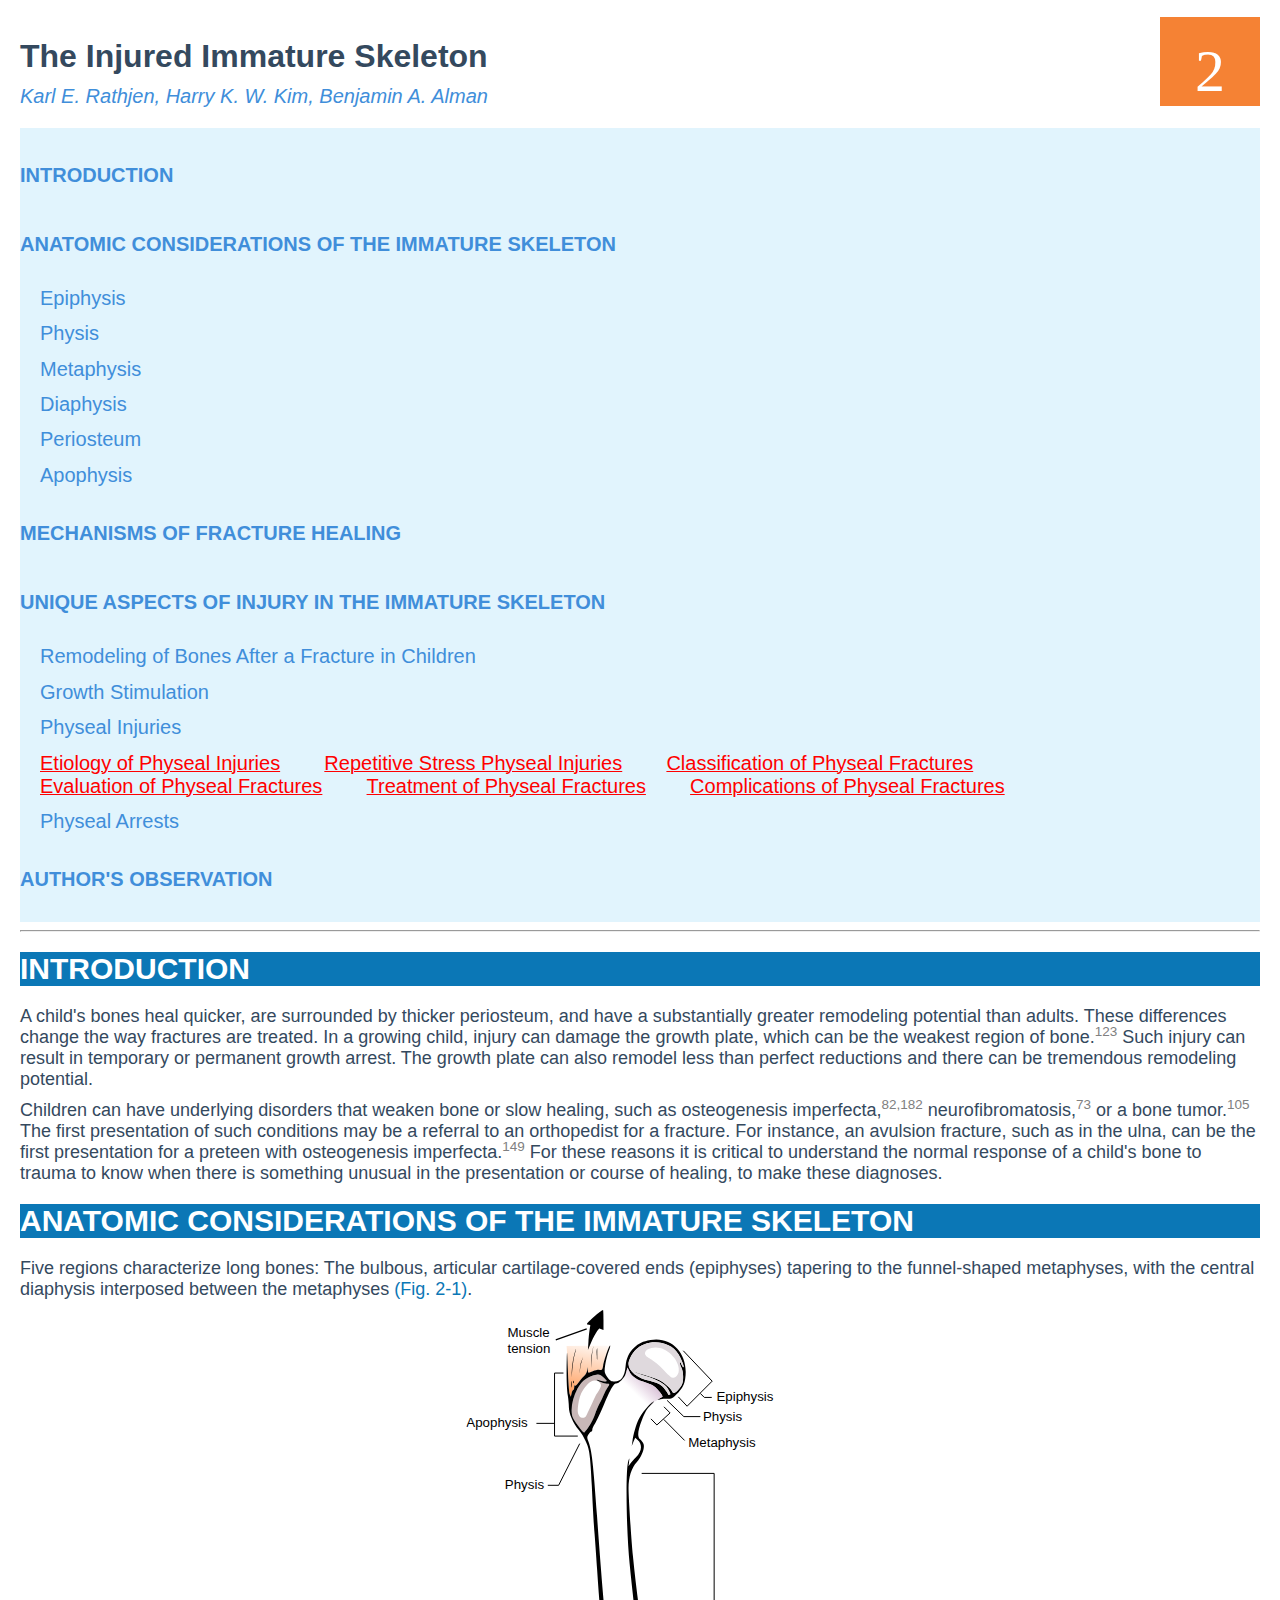
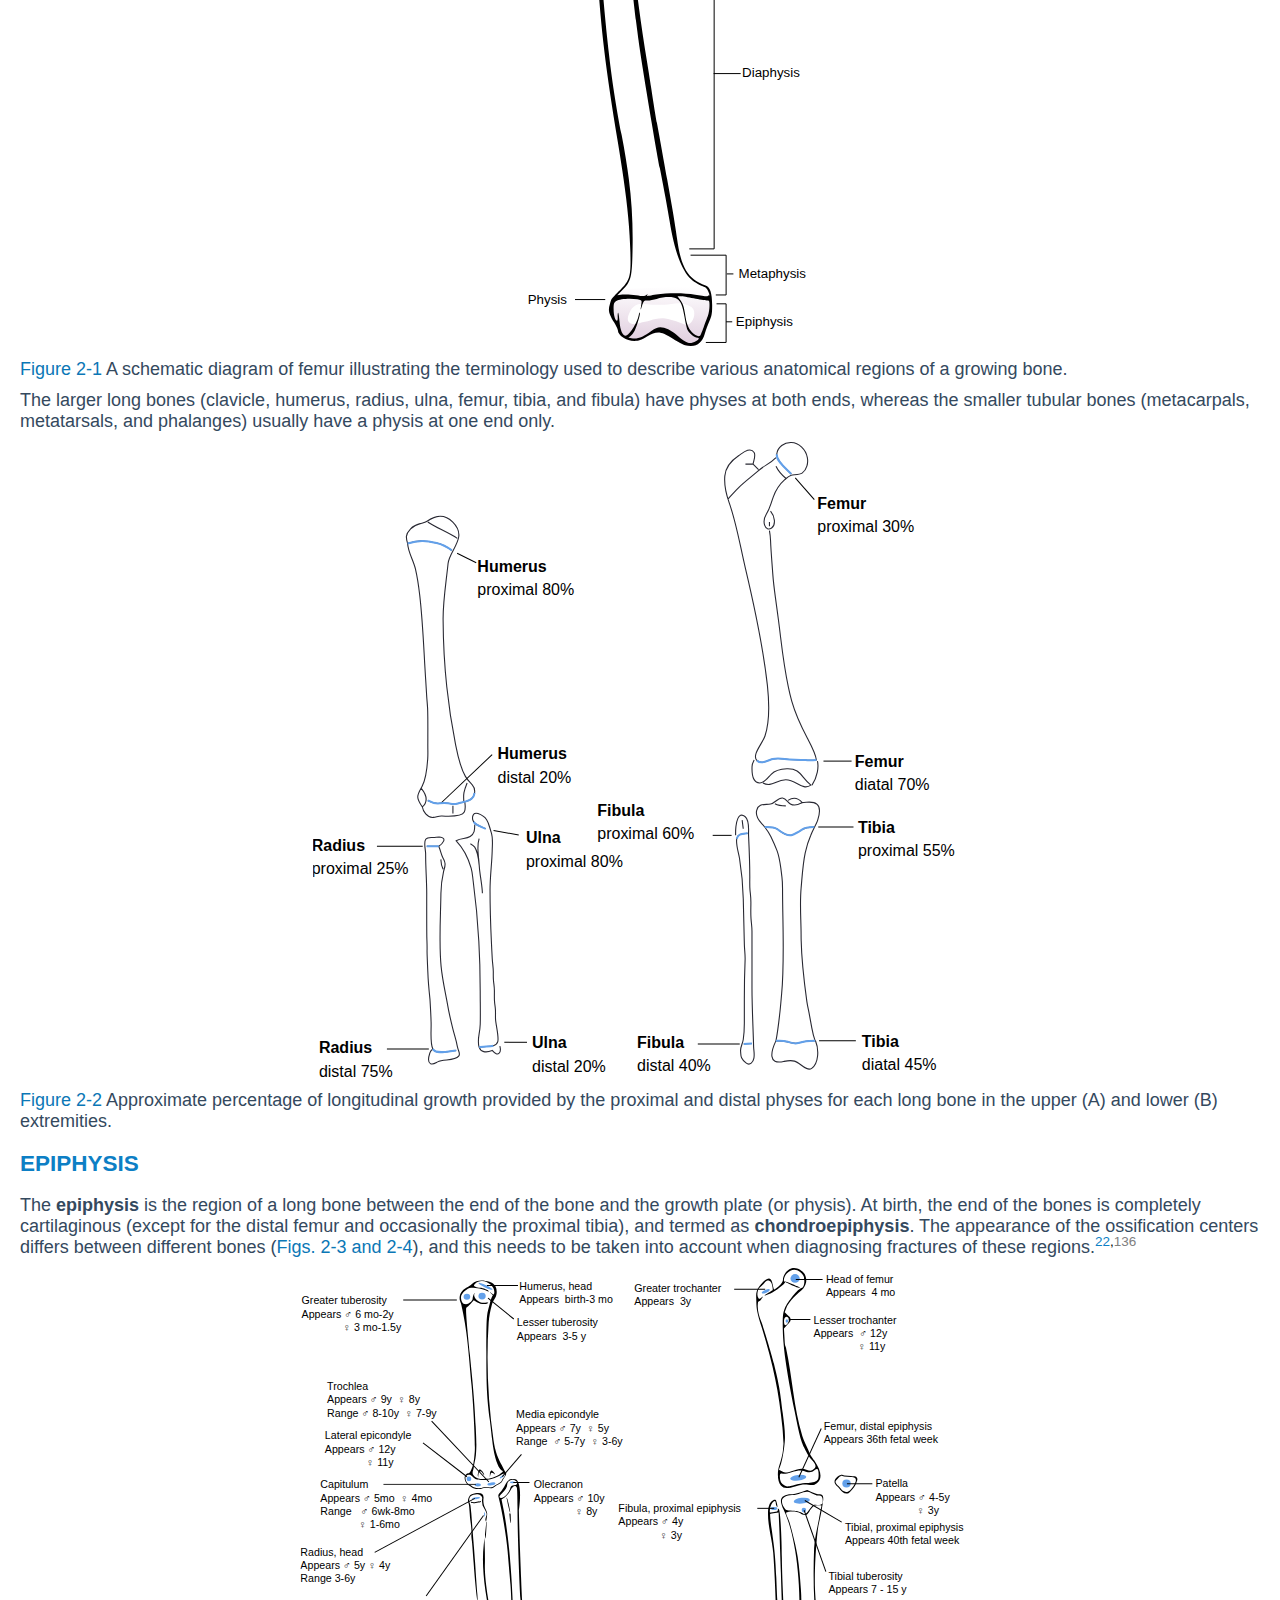
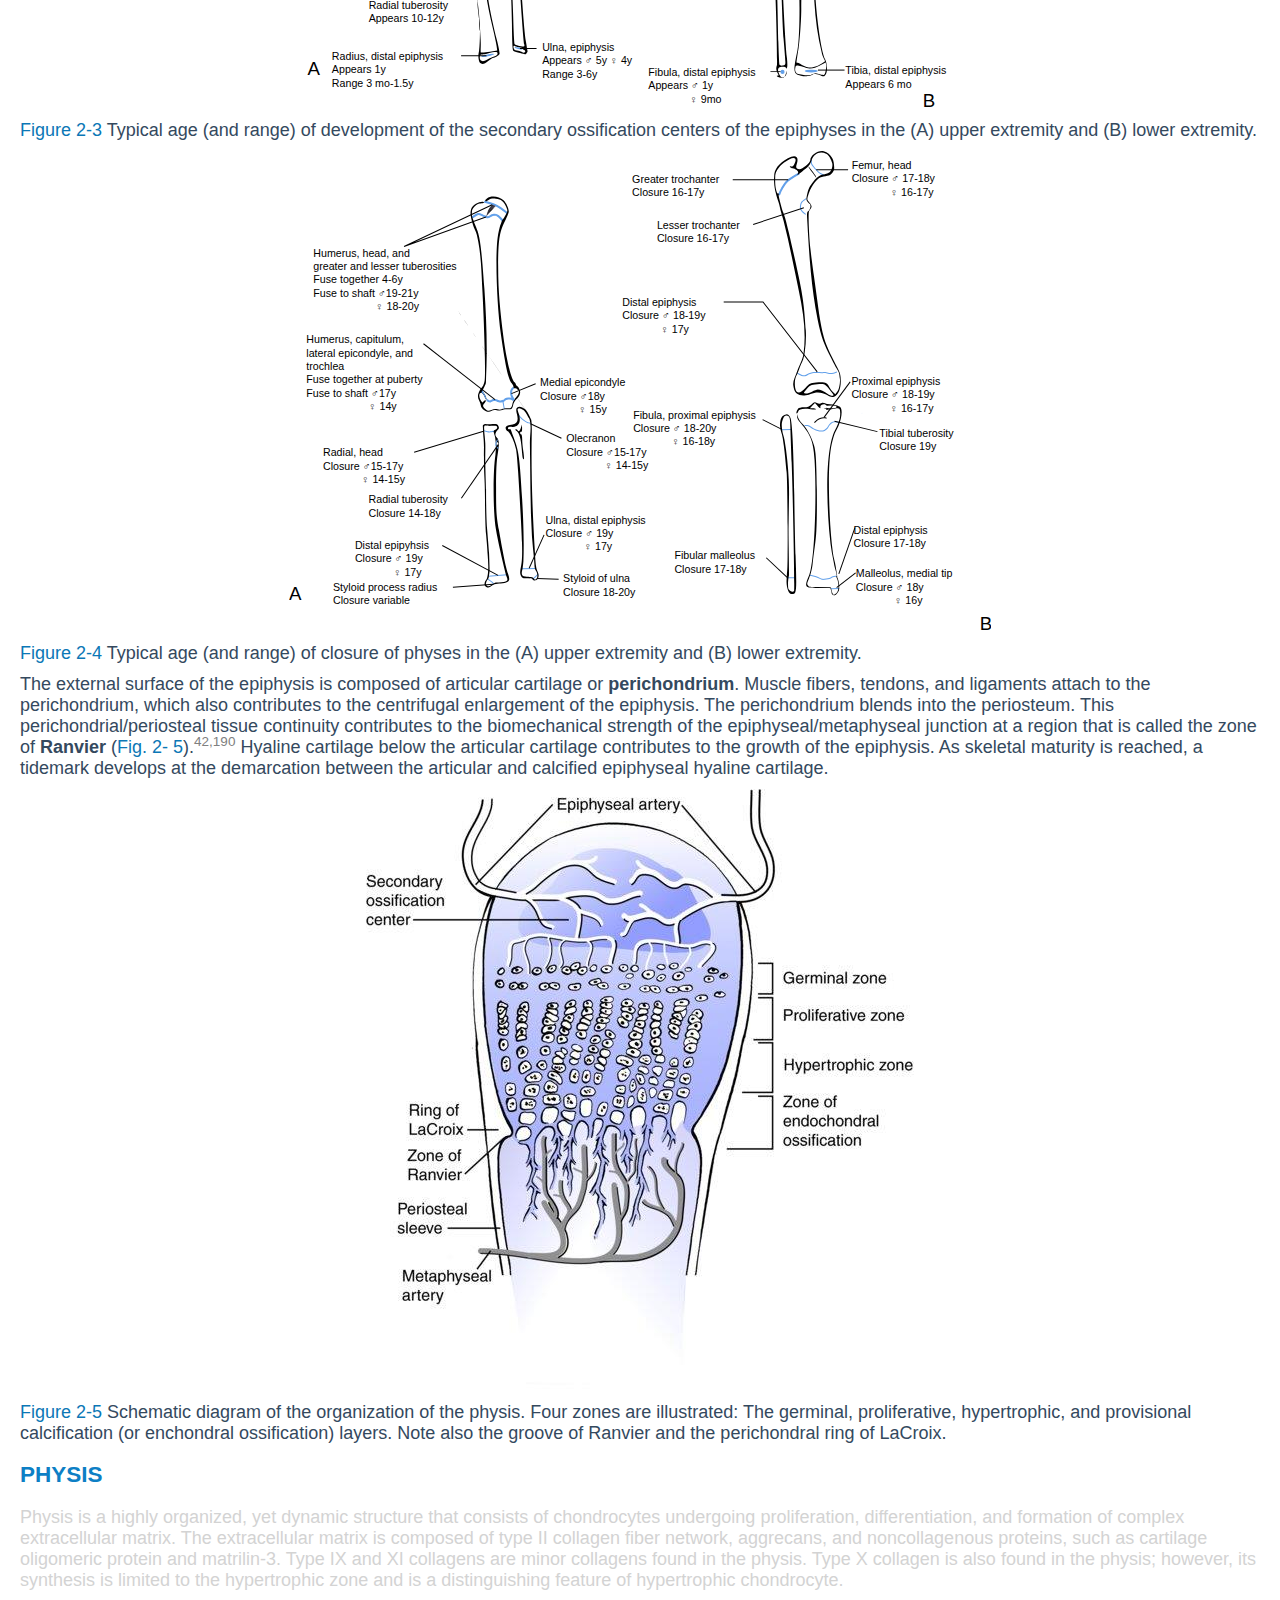
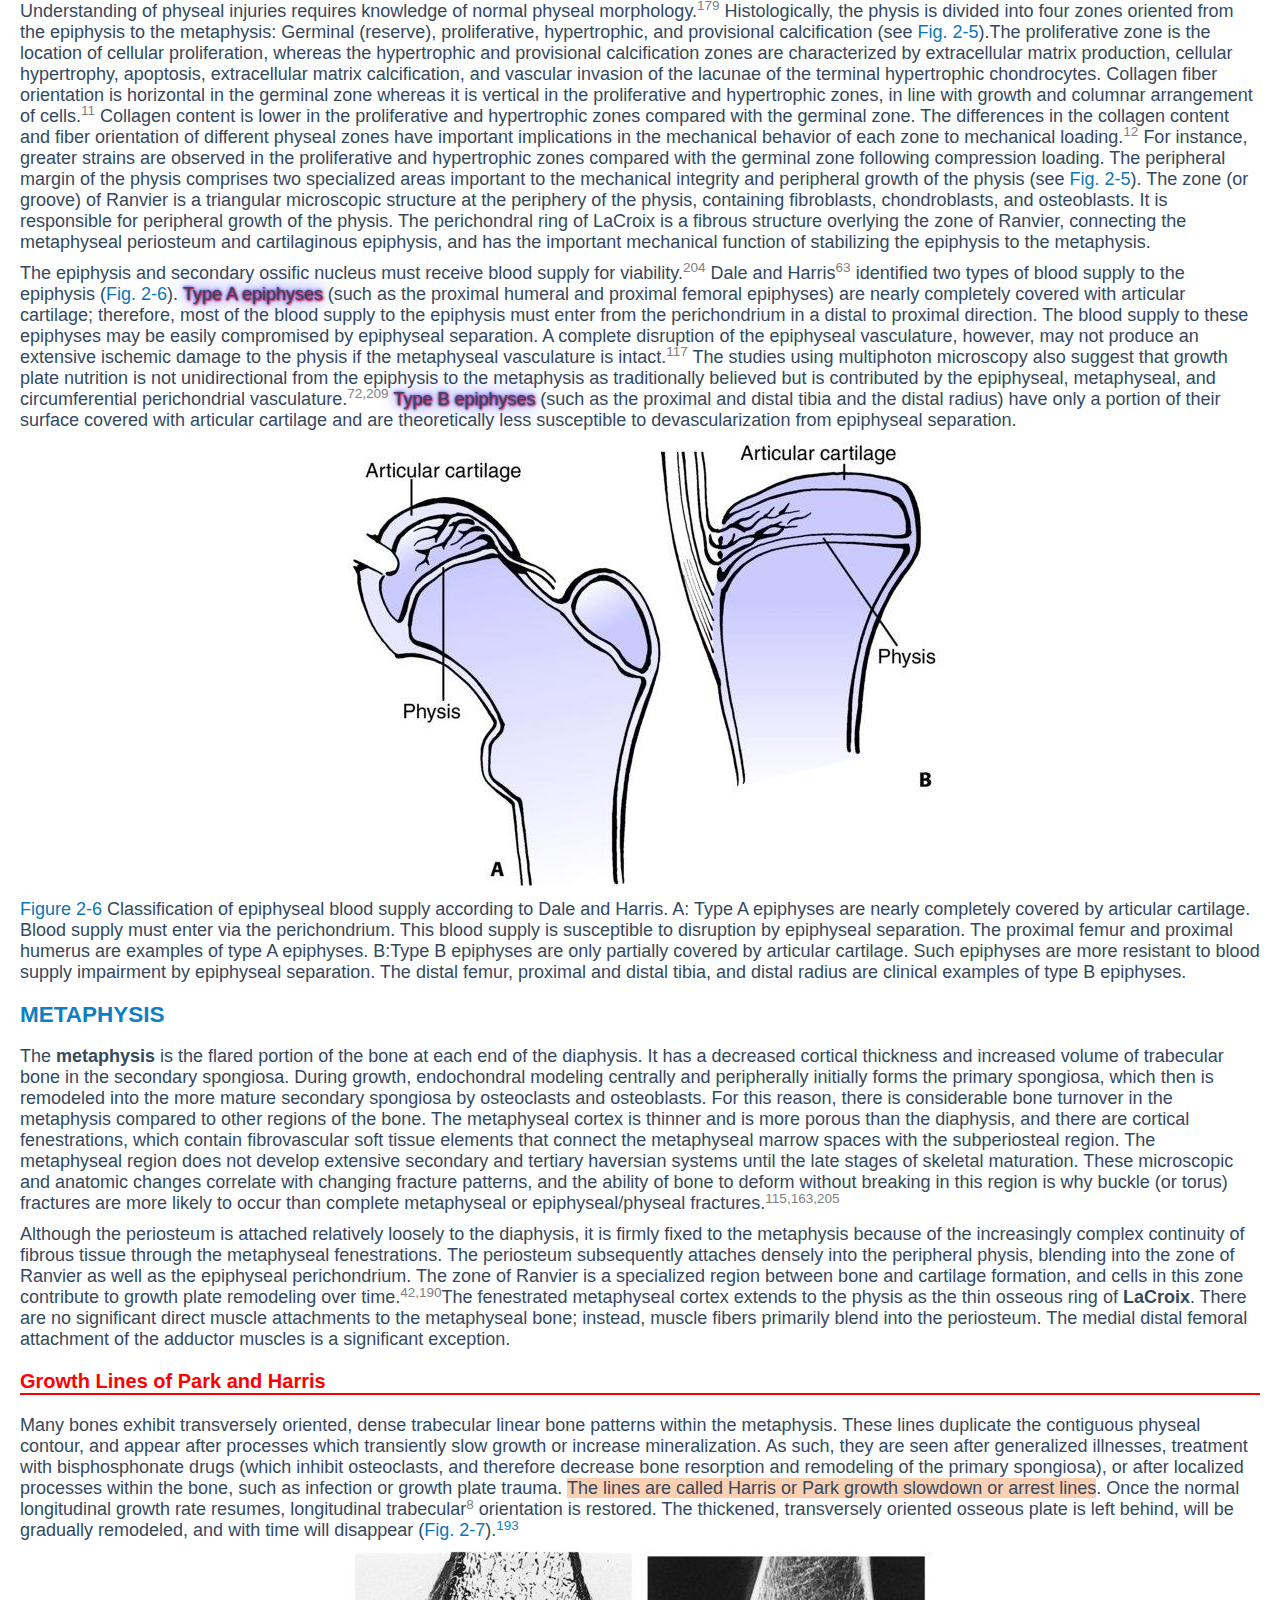
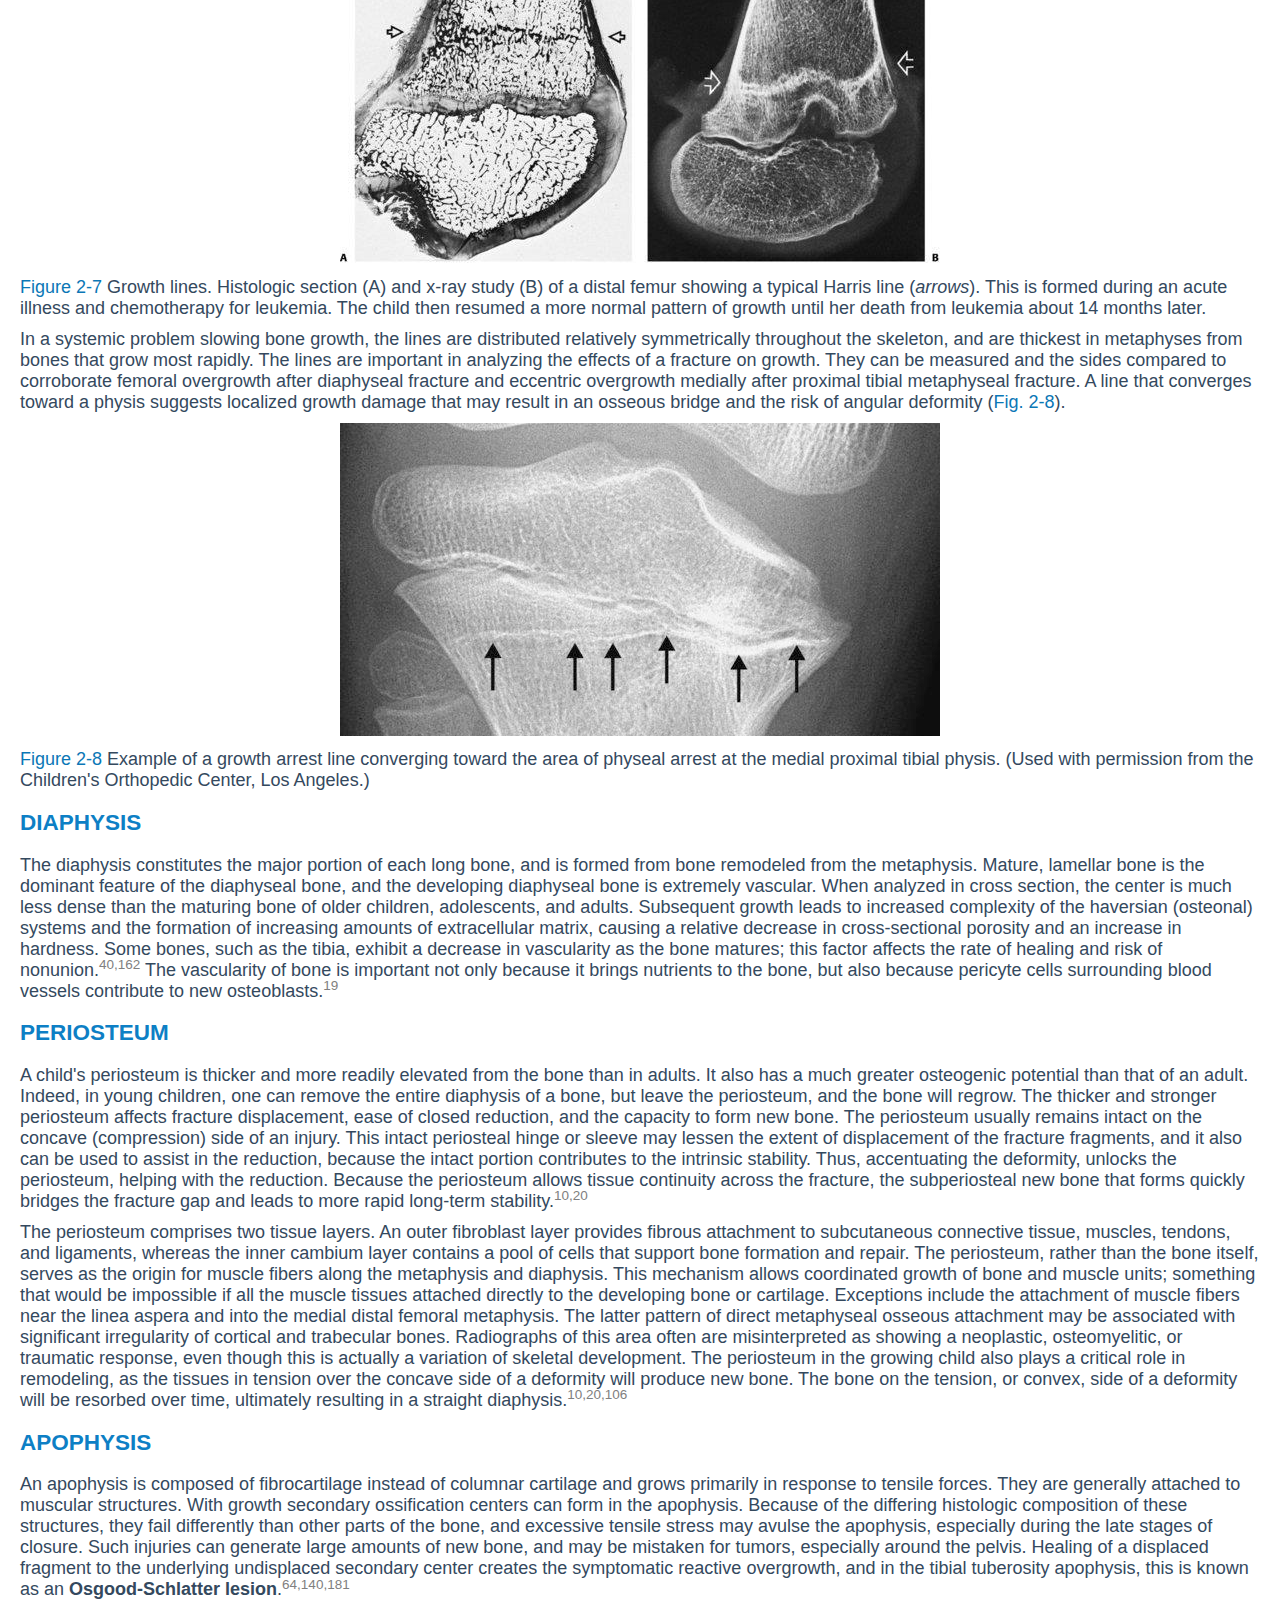
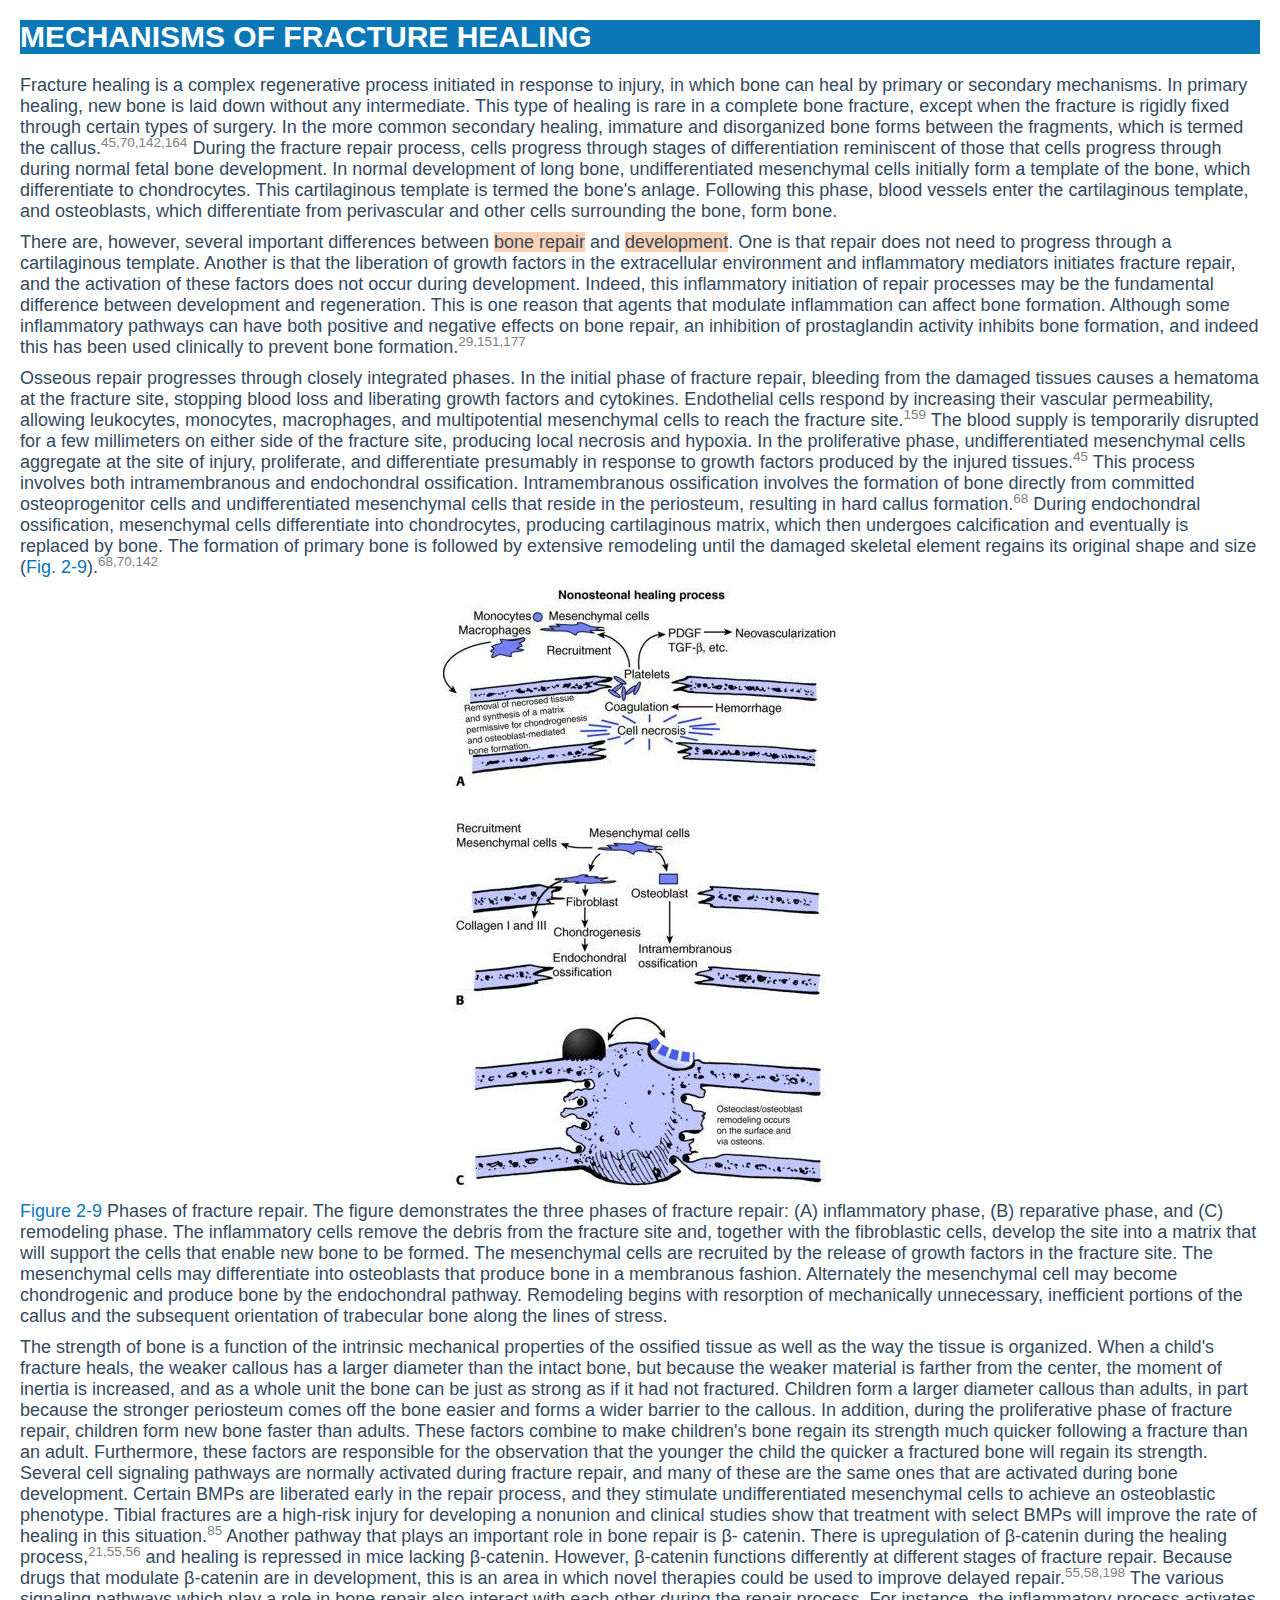
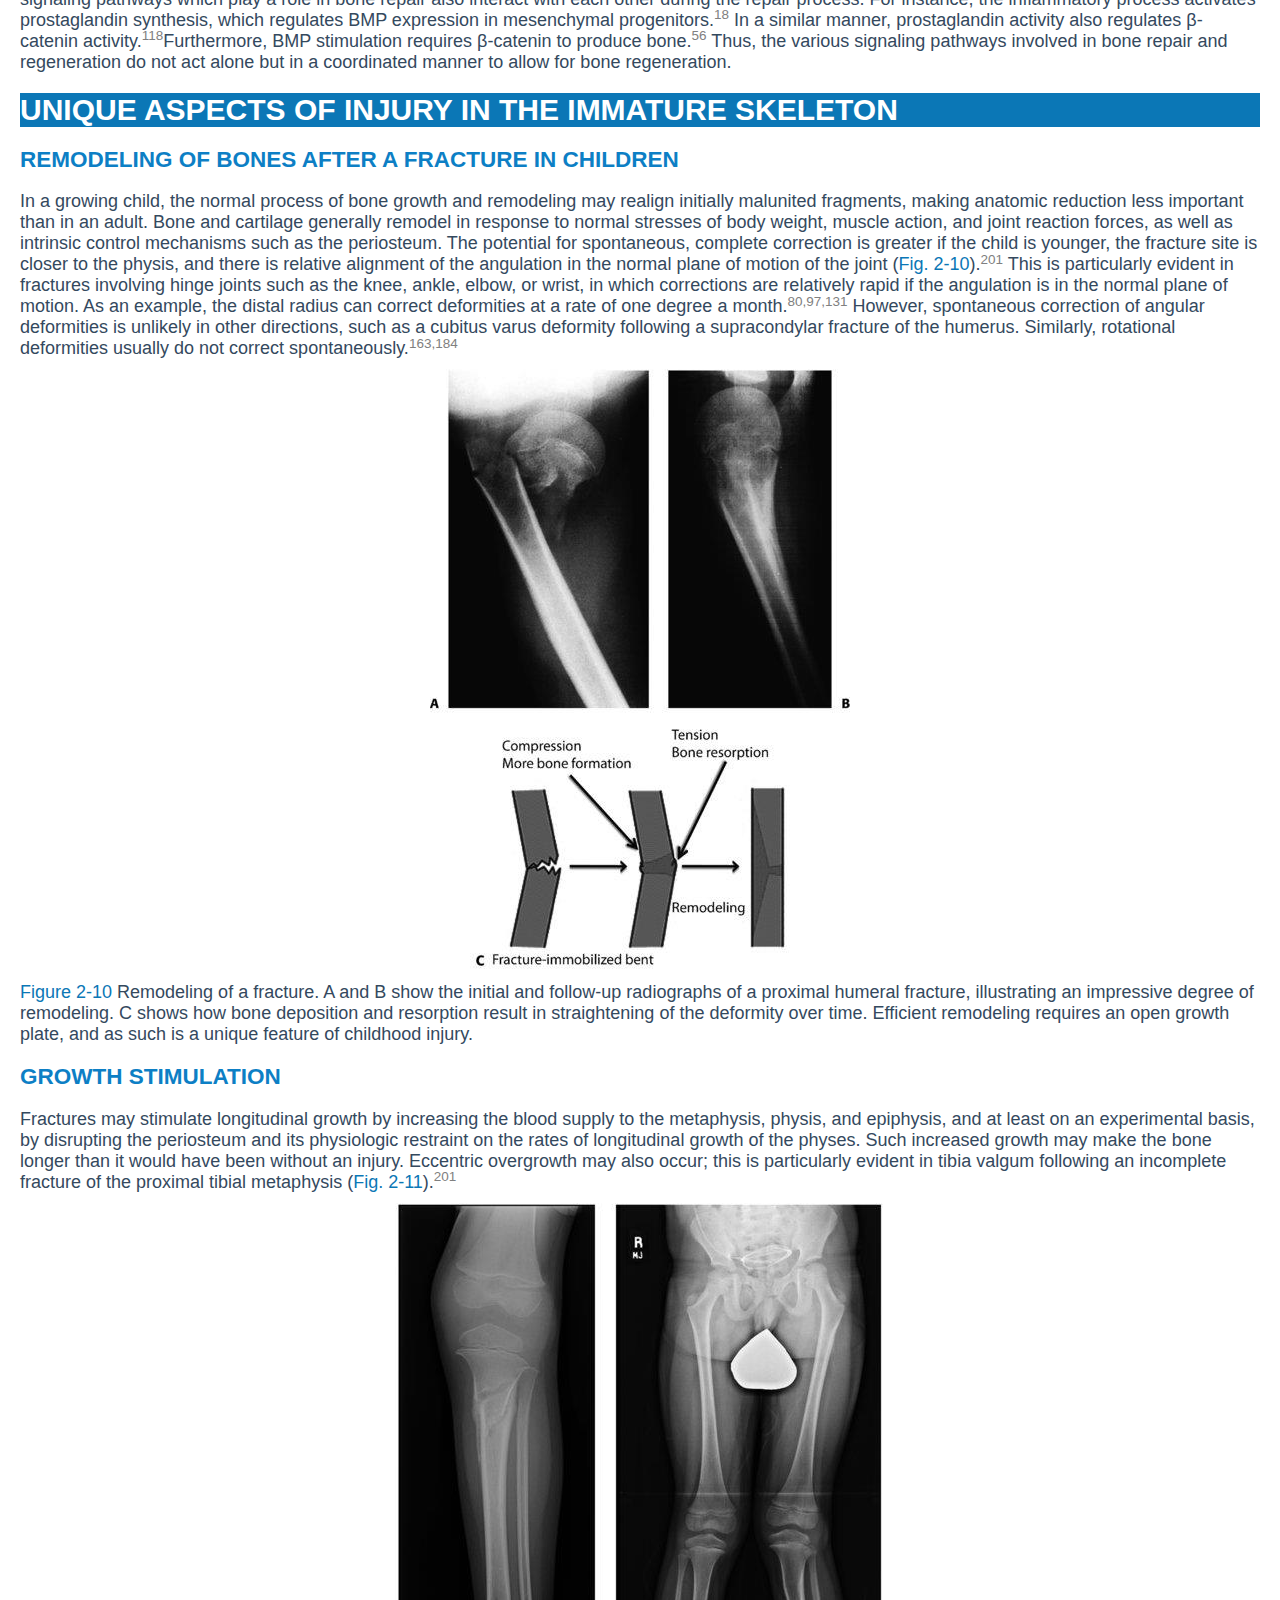
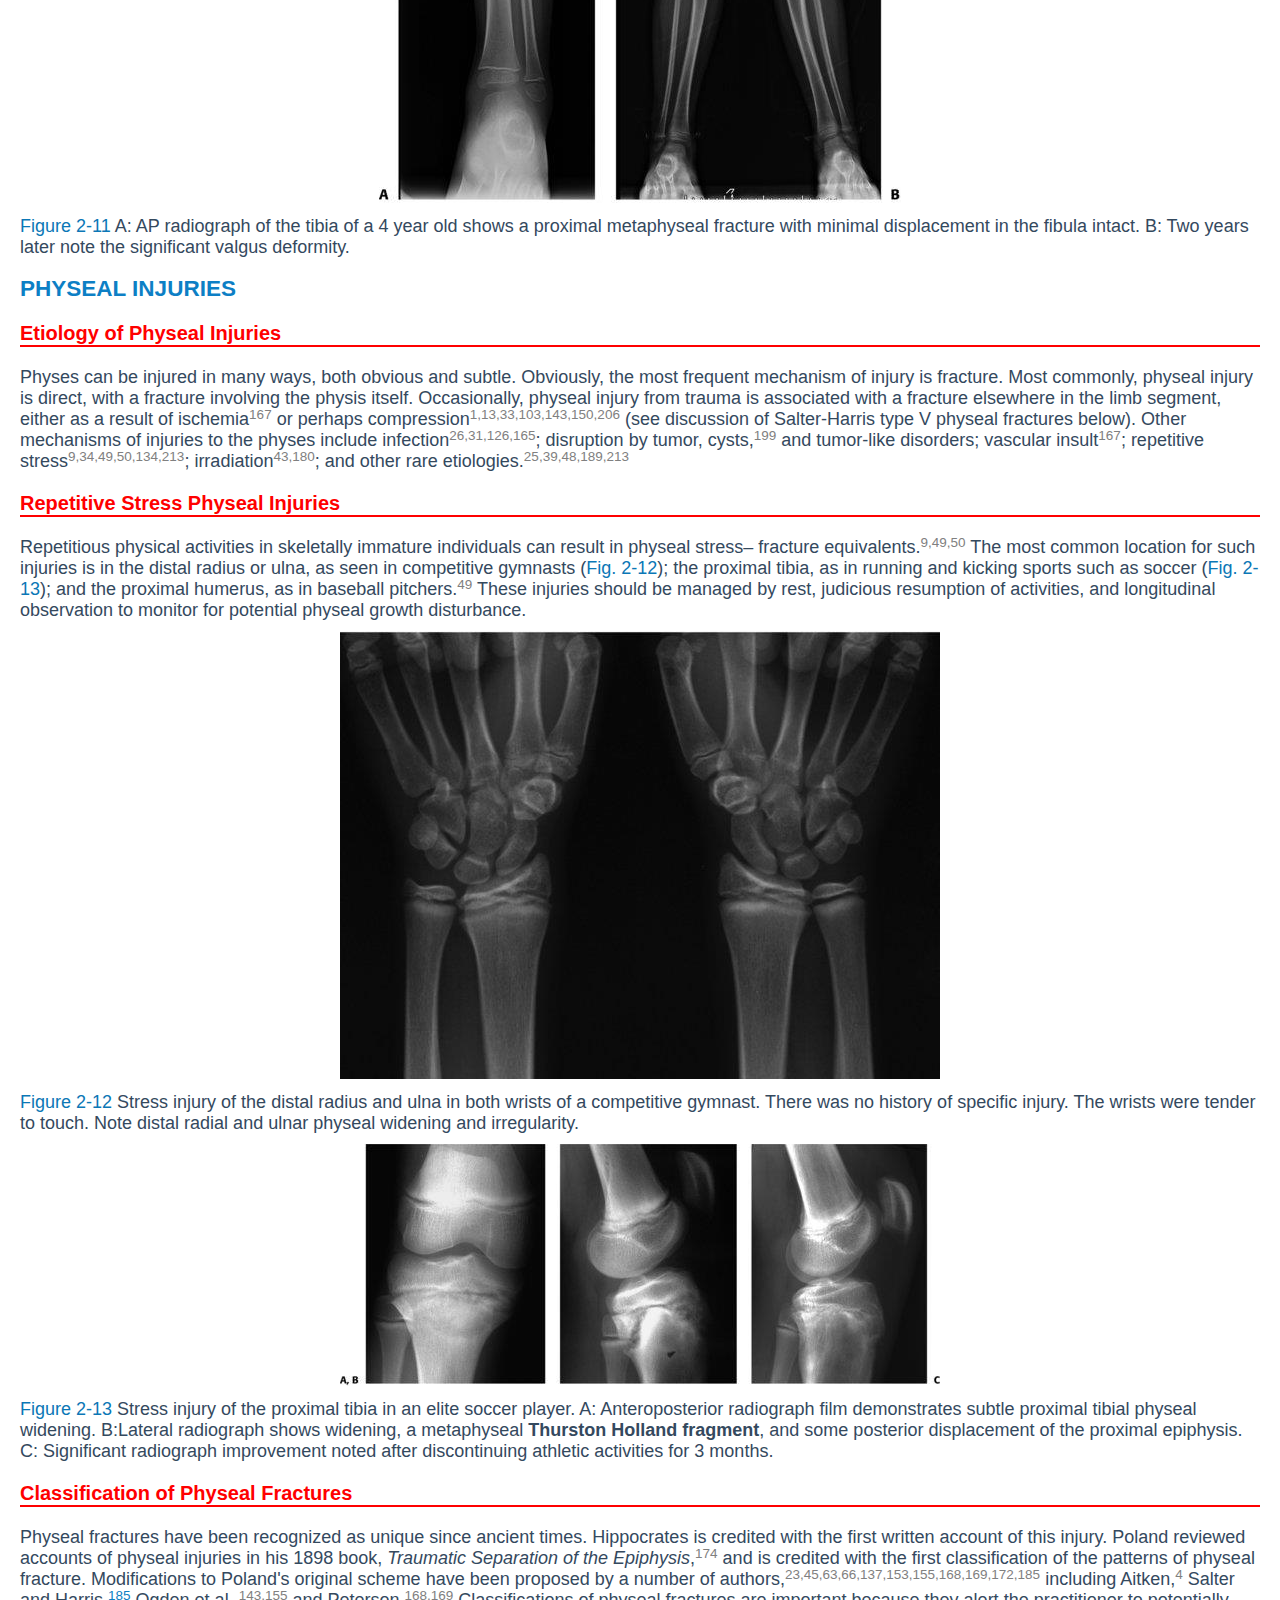
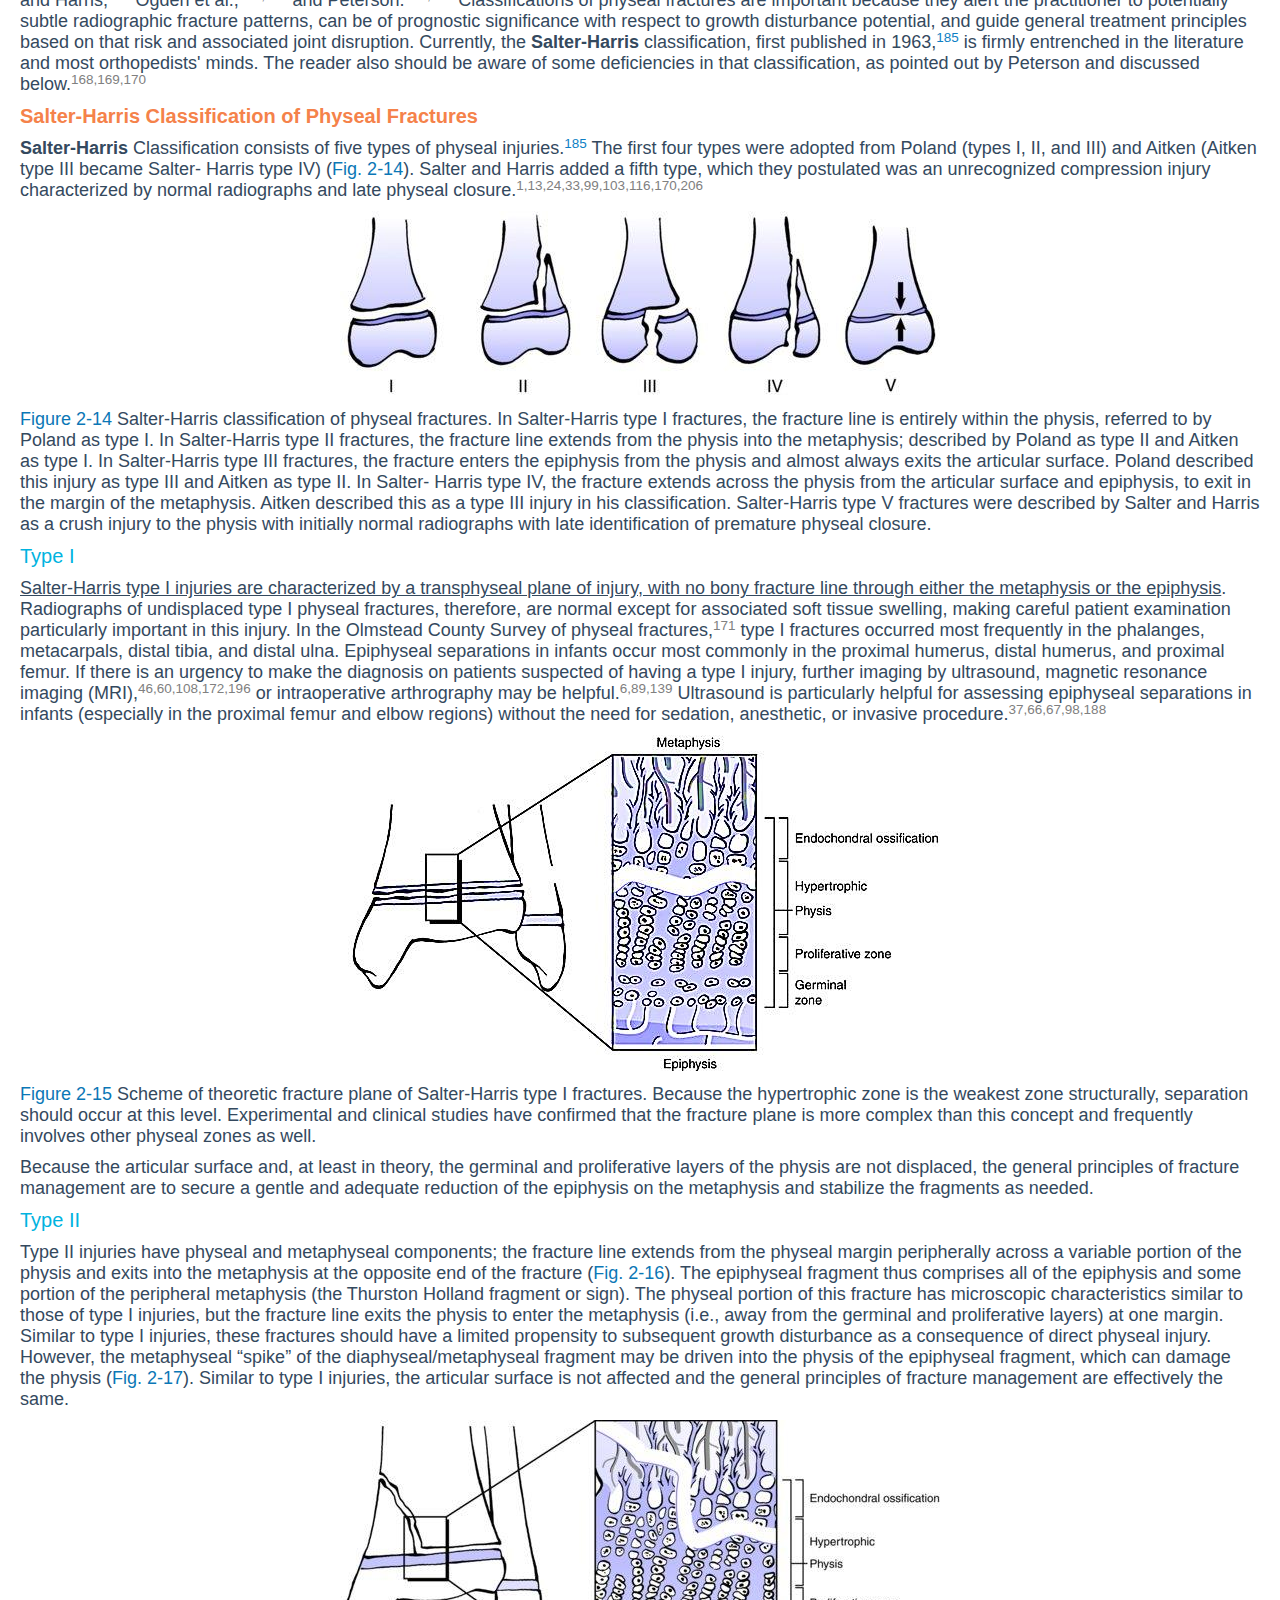
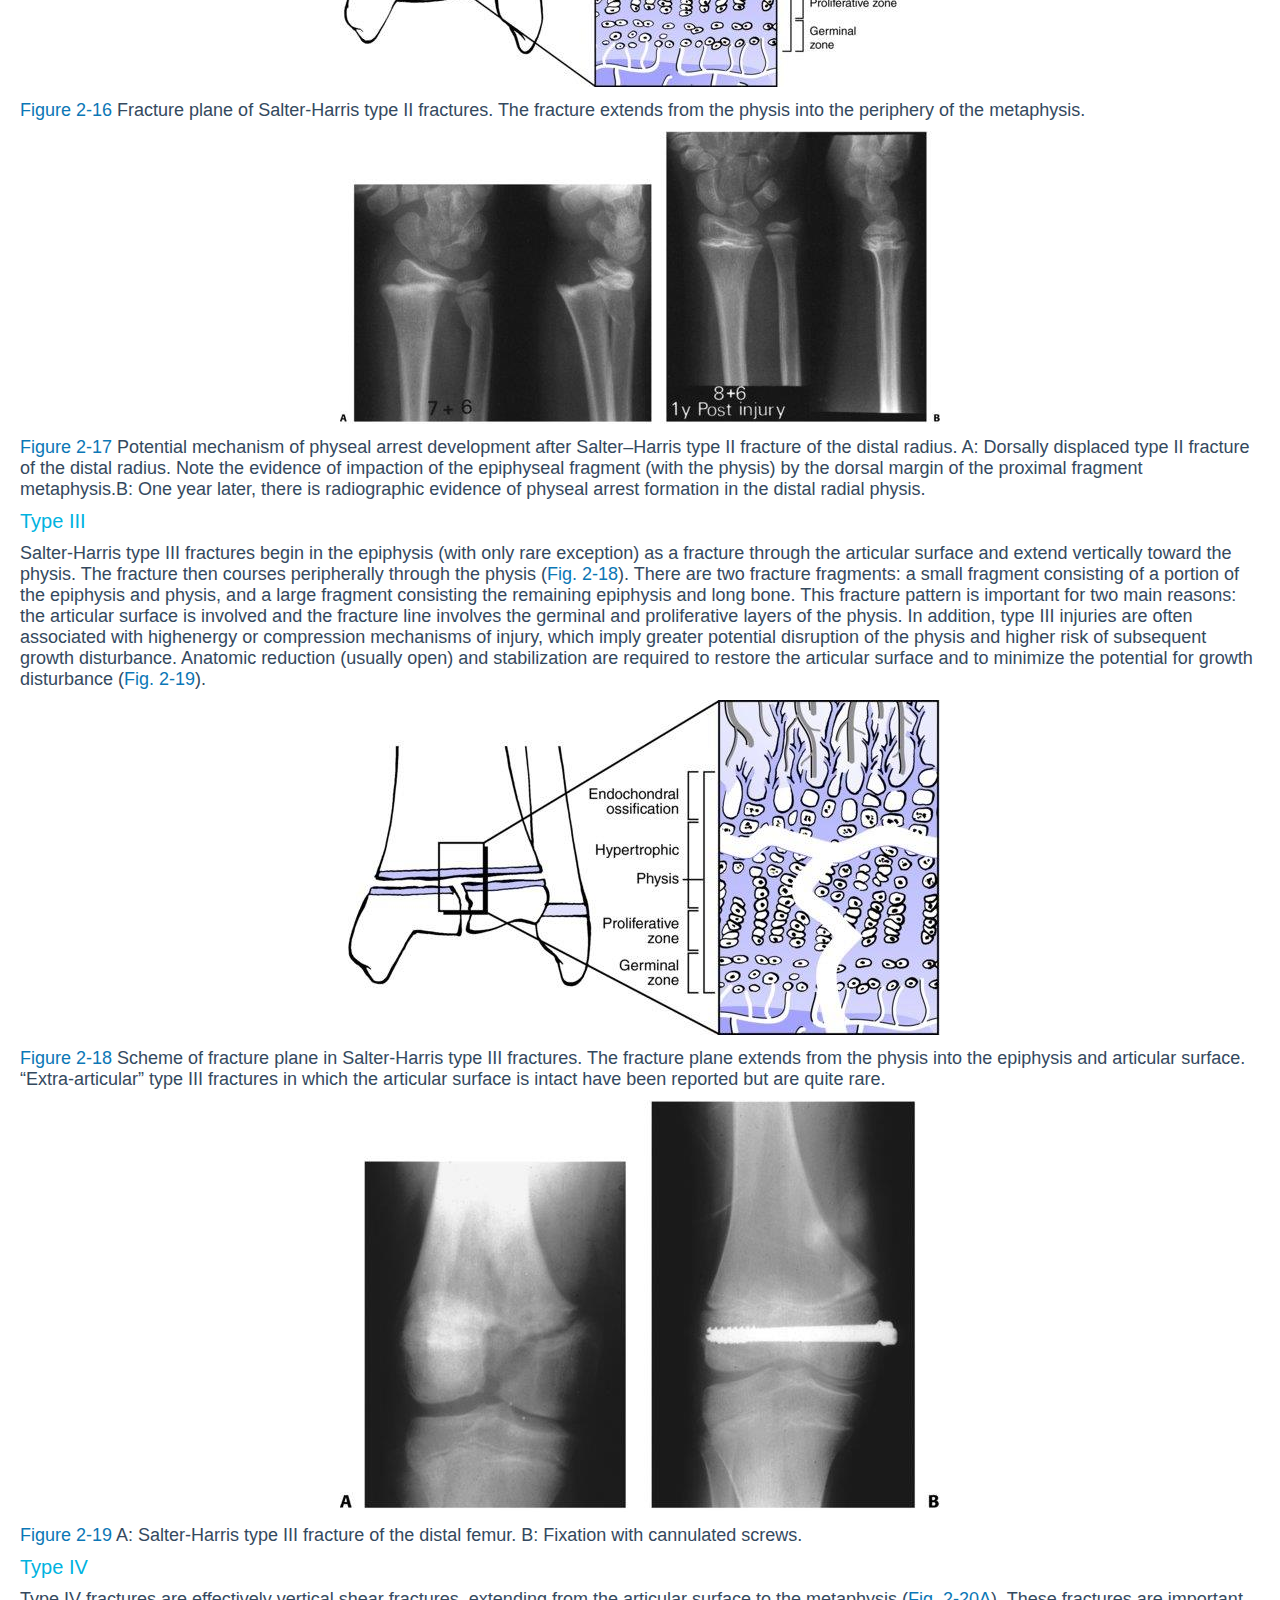
<file: Chapter 2 The Injured Immature Skeleton.html>
<!DOCTYPE html>
<html lang="en">
<head>
    <meta charset="UTF-8">
    <meta http-equiv="X-UA-Compatible" content="IE=edge,chrome=1">
    <meta name="viewport" content="width=device-width, initial-scale=1.0">
    <title>Rockwood and Wilkins' Fractures in Children</title>
    <link rel="stylesheet" href="css/chapter.css">
    <script src="./js/index.js"></script>
    <style>
        @media print {#ghostery-tracker-tally {display:none !important}}
    </style>

</head>
<body>
    <img class="scroll-top" src="images/ic_fluent_arrow_circle_up_24_filled.svg" style="position:fixed;bottom: 60px; right: 20px;z-index: 35;cursor: pointer;">
    <section class="content">
        <br/>
        <div style="font-size: 60px;font-family:'Microsoft Himalaya';background-color:#f58234;color:white;width:100px;text-align: center;padding-top: 20px;float:right;margin-right: 20px;">2</div>
        <h1 style="margin-left: 20px;margin-bottom:10px;font-size:xx-large;">The Injured Immature Skeleton</h1>
        <i style="margin-left:20px;color:#408eda;font-size:20px;">Karl E. Rathjen, Harry K. W. Kim, Benjamin A. Alman</i>
        <div class="table_of_contents">
            <h1><a href="#2.1">INTRODUCTION</a></h1>
            <h1><a href="#2.2">ANATOMIC CONSIDERATIONS OF THE IMMATURE SKELETON</a></h1>
                <h2><a href="#2.2.1">Epiphysis</a></h2>
                <h2><a href="#2.2.2">Physis</a></h2>
                <h2><a href="#2.2.3">Metaphysis</a></h2>
                <h2><a href="#2.2.4">Diaphysis</a></h2>
                <h2><a href="#2.2.5">Periosteum</a></h2>
                <h2><a href="#2.2.6">Apophysis</a></h2>
            <h1><a href="#2.3">MECHANISMS OF FRACTURE HEALING</a></h1>
            <h1><a href="#2.4">UNIQUE ASPECTS OF INJURY IN THE IMMATURE SKELETON</a></h1>
                <h2><a href="#2.4.1">Remodeling of Bones After a Fracture in Children</a></h2>
                <h2><a href="#2.4.2">Growth Stimulation</a></h2>
                <h2><a href="#2.4.3">Physeal Injuries</a></h2>
                    <h3><a href="#2.4.3.1">Etiology of Physeal Injuries</a></h3>
                    <h3><a href="#2.4.3.2">Repetitive Stress Physeal Injuries</a></h3>
                    <h3><a href="#2.4.3.3">Classification of Physeal Fractures</a></h3>
                    <h3><a href="#2.4.3.4">Evaluation of Physeal Fractures</a></h3>
                    <h3><a href="#2.4.3.5">Treatment of Physeal Fractures</a></h3>
                    <h3><a href="#2.4.3.6">Complications of Physeal Fractures</a></h3>
                <h2><a href="#2.4.4">Physeal Arrests</a></h2>
            <h1><a href="#2.5">AUTHOR'S OBSERVATION</a></h1>
        </div>
        <hr style="margin:7.5px 20px 7.5px;">
        <article id="main">
            <h1 id="2.1">Introduction</h1>
            <p>A child's bones heal
                <span class="underline_2">quicker</span>, are surrounded by <span class="underline_2">thicker periosteum</span>, and have a substantially <span class="underline_2">greater remodeling
                potential</span> than adults. These differences change the way fractures are treated. In a growing
                child, injury can damage the <span class="underline_2">growth plate</span>, which can be the weakest region of bone.<sup>123</sup> Such
                injury can result in <span class="underline_2">temporary or permanent growth arrest</span>. The growth plate can also remodel
                less than perfect reductions and there can be tremendous remodeling potential.</p>
            <p>Children can have underlying disorders that weaken bone or slow healing, such as
                <span class="underline_2">osteogenesis imperfecta</span>,<sup>82,182</sup> <span class="underline_2">neurofibromatosis</span>,<sup>73</sup> or <span class="underline_2">a bone tumor</span>.<sup>105</sup> The first presentation
                of such conditions may be a referral to an orthopedist for a fracture. For instance, an avulsion fracture,
                such as in the ulna, can be the first presentation for a preteen with osteogenesis
                imperfecta.<sup>149</sup> For these reasons it is critical to understand the normal
                response of a child's bone to trauma to know when there is something unusual in the
                <span class="underline_2">presentation or course of healing</span>, to make these diagnoses.</p>
            <h1 id="2.2">Anatomic Considerations of the Immature Skeleton</h1>
                <p>Five regions characterize long bones: The bulbous, articular cartilage-covered ends
                    (epiphyses) tapering to the funnel-shaped metaphyses, with the central diaphysis interposed
                    between the metaphyses <span class="figure_num">(Fig. 2-1)</span>.</p>
                <img src="images/Figure 2-1.svg" alt="" style="position: relative;left:50%;transform: translate(-50%);">
                <p><span class="figure_num">Figure 2-1</span> A schematic diagram of femur illustrating the terminology used to describe
                    various anatomical regions of a growing bone.</p>
                <p>The larger long bones (clavicle, humerus, radius, ulna,
                    femur, tibia, and fibula) have physes at both ends, whereas the smaller tubular bones
                    (metacarpals, metatarsals, and phalanges) usually have a physis at one end only.</p>
                <img src="images/Figure 2-2.svg" alt="" style="position: relative;left:50%;transform: translate(-50%);">
                <p><span class="figure_num">Figure 2-2</span> Approximate percentage of longitudinal growth provided by the proximal and
                    distal physes for each long bone in the upper (A) and lower (B) extremities.</p>
                <h2 id="2.2.1">Epiphysis</h2>
                    <p>The <span class="bold">epiphysis</span> is the region of a long bone between the end of the bone and the growth plate
                        (or physis). At birth, the end of the bones is completely cartilaginous (except for the distal
                        femur and occasionally the proximal tibia), and termed as <span class="bold">chondroepiphysis</span>.
                        The appearance of the ossification centers differs between different bones (<span class="figure_num">Figs. 2-3 and 2-4</span>), 
                        and this needs to be taken into account when diagnosing fractures of these
                        regions.<sup class="reference" data-src="2_22.pdf">22</sup><sup style="color:black;">,</sup><sup>136</sup></p>
                    <img src="images/Figure 2-3.svg" alt="" style="position: relative;left:50%;transform: translate(-50%);">
                    <p><span class="figure_num">Figure 2-3</span> Typical age (and range) of development of the secondary ossification centers of
                        the epiphyses in the (A) upper extremity and (B) lower extremity.</p>
                    <img src="images/Figure 2-4.svg" alt="" style="position: relative;left:50%;transform: translate(-50%);">
                    <p><span class="figure_num">Figure 2-4</span> Typical age (and range) of closure of physes in the (A) upper extremity and (B)
                        lower extremity.</p>
                    <p>The external surface of the epiphysis is composed of articular cartilage or <b>perichondrium</b>.
                        Muscle fibers, tendons, and ligaments attach to the perichondrium, which also contributes to
                        the centrifugal enlargement of the epiphysis. The perichondrium blends into the periosteum.
                        This perichondrial/periosteal tissue continuity contributes to the biomechanical strength of
                        the epiphyseal/metaphyseal junction at a region that is called the zone of <b>Ranvier</b> (<span class="figure_num">Fig. 2-
                        5</span>).<sup>42,190</sup> Hyaline cartilage below the articular cartilage contributes to the growth of the
                        epiphysis. As skeletal maturity is reached, a tidemark develops at the demarcation between
                        the articular and calcified epiphyseal hyaline cartilage.</p>
                    <img src="images/Figure 2-5.jpg" alt="image missing!" style="position: relative;left:50%;transform: translate(-50%);">
                    <p><span class="figure_num">Figure 2-5</span> Schematic diagram of the organization of the physis.
                        Four zones are illustrated: The germinal, proliferative, hypertrophic, and provisional
                        calcification (or enchondral ossification) layers. Note also the groove of Ranvier and the
                        perichondral ring of LaCroix.</p>
                    
                <h2 id="2.2.2">Physis</h2>
                    <p><span class="umimportant">Physis is a highly organized, yet dynamic structure that consists of chondrocytes undergoing
                        proliferation, differentiation, and formation of complex extracellular matrix. The
                        extracellular matrix is composed of type II collagen fiber network, aggrecans, and
                        noncollagenous proteins, such as cartilage oligomeric protein and matrilin-3. Type IX and XI
                        collagens are minor collagens found in the physis. Type X collagen is also found in the
                        physis; however, its synthesis is limited to the hypertrophic zone and is a distinguishing
                        feature of hypertrophic chondrocyte.</span></p>
                    <p>Understanding of physeal injuries requires knowledge of normal physeal
                        morphology.<sup>179</sup> Histologically, the physis is divided into four zones oriented from the
                        epiphysis to the metaphysis: Germinal (reserve), proliferative, hypertrophic, and provisional
                        calcification (see <span class="figure_num">Fig. 2-5</span>).The proliferative zone is the location of cellular proliferation,
                        whereas the hypertrophic and provisional calcification zones are characterized by
                        extracellular matrix production, cellular hypertrophy, apoptosis, extracellular matrix
                        calcification, and vascular invasion of the lacunae of the terminal hypertrophic chondrocytes.
                        Collagen fiber orientation is horizontal in the germinal zone whereas it is vertical in the
                        proliferative and hypertrophic zones, in line with growth and columnar arrangement of
                        cells.<sup>11</sup> Collagen content is lower in the proliferative and hypertrophic zones compared with
                        the germinal zone. The differences in the collagen content and fiber orientation of different
                        physeal zones have important implications in the mechanical behavior of each zone to
                        mechanical loading.<sup>12</sup> For instance, greater strains are observed in the proliferative and
                        hypertrophic zones compared with the germinal zone following compression loading.
                        The peripheral margin of the physis comprises two specialized areas important to the
                        mechanical integrity and peripheral growth of the physis (see <span class="figure_num">Fig. 2-5</span>). The zone (or groove)
                        of Ranvier is a triangular microscopic structure at the periphery of the physis, containing
                        fibroblasts, chondroblasts, and osteoblasts. It is responsible for peripheral growth of the
                        physis. The perichondral ring of LaCroix is a fibrous structure overlying the zone of Ranvier,
                        connecting the metaphyseal periosteum and cartilaginous epiphysis, and has the important
                        mechanical function of stabilizing the epiphysis to the metaphysis.</p>
                    <p>The epiphysis and secondary ossific nucleus must receive blood supply for viability.<sup>204</sup> Dale
                        and Harris<sup>63</sup> identified two types of blood supply to the epiphysis (<span class="figure_num">Fig. 2-6</span>). <span class="emphasize_2">Type A
                        epiphyses</span> (such as the proximal humeral and proximal femoral epiphyses) are nearly
                        completely covered with articular cartilage; therefore, most of the blood supply to the
                        epiphysis must enter from the perichondrium in a distal to proximal direction. The blood
                        supply to these epiphyses may be easily compromised by epiphyseal separation. A complete
                        disruption of the epiphyseal vasculature, however, may not produce an extensive ischemic
                        damage to the physis if the metaphyseal vasculature is intact.<sup>117</sup> The studies using
                        multiphoton microscopy also suggest that growth plate nutrition is not unidirectional from
                        the epiphysis to the metaphysis as traditionally believed but is contributed by the epiphyseal,
                        metaphyseal, and circumferential perichondrial vasculature.<sup>72,209</sup> <span class="emphasize_2">Type B epiphyses</span> (such as
                        the proximal and distal tibia and the distal radius) have only a portion of their surface
                        covered with articular cartilage and are theoretically less susceptible to devascularization
                        from epiphyseal separation.</p>
                    <img src="./images/Figure 2-6.jpg" style="position:relative;left:50%;transform:translate(-50%)">
                    <p><span class="figure_num">Figure 2-6</span> Classification of epiphyseal blood supply according to Dale and Harris.
                        A: Type A epiphyses are nearly completely covered by articular cartilage. Blood supply must
                        enter via the perichondrium. This blood supply is susceptible to disruption by epiphyseal
                        separation. The proximal femur and proximal humerus are examples of type A
                        epiphyses. B:Type B epiphyses are only partially covered by articular cartilage. Such
                        epiphyses are more resistant to blood supply impairment by epiphyseal separation. The distal
                        femur, proximal and distal tibia, and distal radius are clinical examples of type B epiphyses.</p>
                <h2 id="2.2.3">Metaphysis</h2>
                <p>The <b>metaphysis</b> is the flared portion of the bone at each end of the diaphysis. It has a
                    decreased cortical thickness and increased volume of trabecular bone in the secondary
                    spongiosa. During growth, endochondral modeling centrally and peripherally initially forms
                    the primary spongiosa, which then is remodeled into the more mature secondary spongiosa
                    by osteoclasts and osteoblasts. For this reason, there is considerable bone turnover in the
                    metaphysis compared to other regions of the bone. The metaphyseal cortex is thinner and is
                    more porous than the diaphysis, and there are cortical fenestrations, which contain
                    fibrovascular soft tissue elements that connect the metaphyseal marrow spaces with the
                    subperiosteal region. The metaphyseal region does not develop extensive secondary and
                    tertiary haversian systems until the late stages of skeletal maturation. These microscopic and
                    anatomic changes correlate with changing fracture patterns, and the ability of bone to deform
                    without breaking in this region is why buckle (or torus) fractures are more likely to occur
                    than complete metaphyseal or epiphyseal/physeal fractures.<sup>115,163,205</sup></p>
                <p>Although the periosteum is attached relatively loosely to the diaphysis, it is firmly fixed to
                    the metaphysis because of the increasingly complex continuity of fibrous tissue through the
                    metaphyseal fenestrations. The periosteum subsequently attaches densely into the peripheral
                    physis, blending into the zone of Ranvier as well as the epiphyseal perichondrium. The zone
                    of Ranvier is a specialized region between bone and cartilage formation, and cells in this
                    zone contribute to growth plate remodeling over time.<sup>42,190</sup>The fenestrated metaphyseal
                    cortex extends to the physis as the thin osseous ring of <b>LaCroix</b>. There are no significant
                    direct muscle attachments to the metaphyseal bone; instead, muscle fibers primarily blend
                    into the periosteum. The medial distal femoral attachment of the adductor muscles is a
                    significant exception.</p>
                    <h3>Growth Lines of Park and Harris</h3>
                        <p>Many bones exhibit transversely oriented, dense trabecular linear bone patterns within the
                            metaphysis. These lines duplicate the contiguous physeal contour, and appear after processes
                            which transiently slow growth or increase mineralization. As such, they are seen after
                            generalized illnesses, treatment with bisphosphonate drugs (which inhibit osteoclasts, and
                            therefore decrease bone resorption and remodeling of the primary spongiosa), or after
                            localized processes within the bone, such as infection or growth plate trauma. <span class="emphasize_1">The lines are
                            called Harris or Park growth slowdown or arrest lines</span>. Once the normal longitudinal growth
                            rate resumes, longitudinal trabecular<sup>8</sup> orientation is restored. The thickened, transversely
                            oriented osseous plate is left behind, will be gradually remodeled, and with time will
                            disappear (<span class="figure_num">Fig. 2-7</span>).<sup class="reference" data-src="2_193.pdf">193</sup></p>
                        <img src="./images/Figure 2-7.jpg" style="position:relative;left:50%;transform:translate(-50%)">
                        <p><span class="figure_num">Figure 2-7</span> Growth lines.
                            Histologic section (A) and x-ray study (B) of a distal femur showing a typical Harris line
                            (<i>arrows</i>). This is formed during an acute illness and chemotherapy for leukemia. The child
                            then resumed a more normal pattern of growth until her death from leukemia about 14
                            months later.</p>
                        <p>In a systemic problem slowing bone growth, the lines are distributed relatively symmetrically
                            throughout the skeleton, and are thickest in metaphyses from bones that grow most rapidly.
                            The lines are important in analyzing the effects of a fracture on growth. They can be
                            measured and the sides compared to corroborate femoral overgrowth after diaphyseal
                            fracture and eccentric overgrowth medially after proximal tibial metaphyseal fracture. A line
                            that converges toward a physis suggests localized growth damage that may result in an
                            osseous bridge and the risk of angular deformity (<span class="figure_num">Fig. 2-8</span>).</p>
                        <img src="./images/Figure 2-8.jpg" style="position:relative;left:50%;transform:translate(-50%)">
                        <p><span class="figure_num">Figure 2-8</span> Example of a growth arrest line converging toward the area of physeal arrest at
                            the medial proximal tibial physis. (Used with permission from the Children's Orthopedic Center, Los Angeles.)</p>
                <h2 id="2.2.4">Diaphysis</h2>
                    <p>The diaphysis constitutes the major portion of each long bone, and is formed from bone
                        remodeled from the metaphysis. Mature, lamellar bone is the dominant feature of the
                        diaphyseal bone, and the developing diaphyseal bone is extremely vascular. When analyzed
                        in cross section, the center is much less dense than the maturing bone of older children,
                        adolescents, and adults. Subsequent growth leads to increased complexity of the haversian
                        (osteonal) systems and the formation of increasing amounts of extracellular matrix, causing a
                        relative decrease in cross-sectional porosity and an increase in hardness. Some bones, such as
                        the tibia, exhibit a decrease in vascularity as the bone matures; this factor affects the rate of
                        healing and risk of nonunion.<sup>40,162</sup> The vascularity of bone is important not only because it
                        brings nutrients to the bone, but also because pericyte cells surrounding blood vessels
                        contribute to new osteoblasts.<sup>19</sup></p>
                <h2 id="2.2.5">Periosteum</h2>
                    <p>A child's periosteum is thicker and more readily elevated from the bone than in adults. It also
                        has a much greater osteogenic potential than that of an adult. Indeed, in young children, one
                        can remove the entire diaphysis of a bone, but leave the periosteum, and the bone will
                        regrow. The thicker and stronger periosteum affects fracture displacement, ease of closed
                        reduction, and the capacity to form new bone. The periosteum usually remains intact on the
                        concave (compression) side of an injury. This intact periosteal hinge or sleeve may lessen the
                        extent of displacement of the fracture fragments, and it also can be used to assist in the
                        reduction, because the intact portion contributes to the intrinsic stability. Thus, accentuating
                        the deformity, unlocks the periosteum, helping with the reduction. Because the periosteum
                        allows tissue continuity across the fracture, the subperiosteal new bone that forms quickly
                        bridges the fracture gap and leads to more rapid long-term stability.<sup>10,20</sup></p>
                    <p>The periosteum comprises two tissue layers. An outer fibroblast layer provides fibrous
                        attachment to subcutaneous connective tissue, muscles, tendons, and ligaments, whereas the
                        inner cambium layer contains a pool of cells that support bone formation and repair. The
                        periosteum, rather than the bone itself, serves as the origin for muscle fibers along the
                        metaphysis and diaphysis. This mechanism allows coordinated growth of bone and muscle
                        units; something that would be impossible if all the muscle tissues attached directly to the
                        developing bone or cartilage. Exceptions include the attachment of muscle fibers near the
                        linea aspera and into the medial distal femoral metaphysis. The latter pattern of direct
                        metaphyseal osseous attachment may be associated with significant irregularity of cortical
                        and trabecular bones. Radiographs of this area often are misinterpreted as showing a
                        neoplastic, osteomyelitic, or traumatic response, even though this is actually a variation of
                        skeletal development. The periosteum in the growing child also plays a critical role in
                        remodeling, as the tissues in tension over the concave side of a deformity will produce new
                        bone. The bone on the tension, or convex, side of a deformity will be resorbed over time,
                        ultimately resulting in a straight diaphysis.<sup>10,20,106</sup></p>
                <h2 id="2.2.6">Apophysis</h2>
                    <p>An apophysis is composed of fibrocartilage instead of columnar cartilage and grows
                        primarily in response to tensile forces. They are generally attached to muscular structures.
                        With growth secondary ossification centers can form in the apophysis. Because of the
                        differing histologic composition of these structures, they fail differently than other parts of
                        the bone, and excessive tensile stress may avulse the apophysis, especially during the late
                        stages of closure. Such injuries can generate large amounts of new bone, and may be
                        mistaken for tumors, especially around the pelvis. Healing of a displaced fragment to the
                        underlying undisplaced secondary center creates the symptomatic reactive overgrowth, and
                        in the tibial tuberosity apophysis, this is known as an <b>Osgood-Schlatter lesion</b>.<sup>64,140,181</sup></p>
            <h1 id="2.3">Mechanisms of Fracture Healing</h1>
                <p>Fracture healing is a complex regenerative process initiated in response to injury, in which
                    bone can heal by primary or secondary mechanisms. In primary healing, new bone is laid
                    down without any intermediate. This type of healing is rare in a complete bone fracture,
                    except when the fracture is rigidly fixed through certain types of surgery. In the more
                    common secondary healing, immature and disorganized bone forms between the fragments,
                    which is termed the callus.<sup>45,70,142,164</sup> During the fracture repair process, cells progress
                    through stages of differentiation reminiscent of those that cells progress through during
                    normal fetal bone development. In normal development of long bone, undifferentiated
                    mesenchymal cells initially form a template of the bone, which differentiate to chondrocytes.
                    This cartilaginous template is termed the bone's anlage. Following this phase, blood vessels
                    enter the cartilaginous template, and osteoblasts, which differentiate from perivascular and
                    other cells surrounding the bone, form bone.</p>
                <p>There are, however, several important differences between <span class="emphasize_1">bone repair</span> and <span class="emphasize_1">development</span>.
                    One is that repair does not need to progress through a cartilaginous template. Another is that
                    the liberation of growth factors in the extracellular environment and inflammatory mediators
                    initiates fracture repair, and the activation of these factors does not occur during
                    development. Indeed, this inflammatory initiation of repair processes may be the
                    fundamental difference between development and regeneration. This is one reason that
                    agents that modulate inflammation can affect bone formation. Although some inflammatory
                    pathways can have both positive and negative effects on bone repair, an inhibition of
                    prostaglandin activity inhibits bone formation, and indeed this has been used clinically to
                    prevent bone formation.<sup>29,151,177</sup></p>
                <p>Osseous repair progresses through closely integrated phases. In the initial phase of fracture
                    repair, bleeding from the damaged tissues causes a hematoma at the fracture site, stopping
                    blood loss and liberating growth factors and cytokines. Endothelial cells respond by
                    increasing their vascular permeability, allowing leukocytes, monocytes, macrophages, and
                    multipotential mesenchymal cells to reach the fracture site.<sup>159</sup> The blood supply is
                    temporarily disrupted for a few millimeters on either side of the fracture site, producing local
                    necrosis and hypoxia. In the proliferative phase, undifferentiated mesenchymal cells
                    aggregate at the site of injury, proliferate, and differentiate presumably in response to growth
                    factors produced by the injured tissues.<sup>45</sup> This process involves both intramembranous and
                    endochondral ossification. Intramembranous ossification involves the formation of bone
                    directly from committed osteoprogenitor cells and undifferentiated mesenchymal cells that
                    reside in the periosteum, resulting in hard callus formation.<sup>68</sup> During endochondral
                    ossification, mesenchymal cells differentiate into chondrocytes, producing cartilaginous
                    matrix, which then undergoes calcification and eventually is replaced by bone. The formation
                    of primary bone is followed by extensive remodeling until the damaged skeletal element
                    regains its original shape and size (<span class="figure_num">Fig. 2-9</span>).<sup>68,70,142</sup></p>
                <img src="./images/Figure 2-9.jpg" style="position:relative;left:50%;transform:translate(-50%)">
                <p><span class="figure_num">Figure 2-9</span> Phases of fracture repair.
                    The figure demonstrates the three phases of fracture repair: (A) inflammatory phase, (B)
                    reparative phase, and (C) remodeling phase. The inflammatory cells remove the debris from
                    the fracture site and, together with the fibroblastic cells, develop the site into a matrix that
                    will support the cells that enable new bone to be formed. The mesenchymal cells are
                    recruited by the release of growth factors in the fracture site. The mesenchymal cells may
                    differentiate into osteoblasts that produce bone in a membranous fashion. Alternately the
                    mesenchymal cell may become chondrogenic and produce bone by the endochondral
                    pathway. Remodeling begins with resorption of mechanically unnecessary, inefficient
                    portions of the callus and the subsequent orientation of trabecular bone along the lines of
                    stress.</p>
                <p>The strength of bone is a function of the intrinsic mechanical properties of the ossified tissue
                    as well as the way the tissue is organized. When a child's fracture heals, the weaker callous
                    has a larger diameter than the intact bone, but because the weaker material is farther from the
                    center, the moment of inertia is increased, and as a whole unit the bone can be just as strong
                    as if it had not fractured. Children form a larger diameter callous than adults, in part because
                    the stronger periosteum comes off the bone easier and forms a wider barrier to the callous. In
                    addition, during the proliferative phase of fracture repair, children form new bone faster than
                    adults. These factors combine to make children's bone regain its strength much quicker
                    following a fracture than an adult. Furthermore, these factors are responsible for the
                    observation that the younger the child the quicker a fractured bone will regain its strength.
                    Several cell signaling pathways are normally activated during fracture repair, and many of
                    these are the same ones that are activated during bone development. Certain BMPs are
                    liberated early in the repair process, and they stimulate undifferentiated mesenchymal cells to
                    achieve an osteoblastic phenotype. Tibial fractures are a high-risk injury for developing a
                    nonunion and clinical studies show that treatment with select BMPs will improve the rate of
                    healing in this situation.<sup>85</sup> Another pathway that plays an important role in bone repair is β-
                    catenin. There is upregulation of β-catenin during the healing process,<sup>21,55,56</sup> and healing is
                    repressed in mice lacking β-catenin. However, β-catenin functions differently at different
                    stages of fracture repair. Because drugs that modulate β-catenin are in development, this is an
                    area in which novel therapies could be used to improve delayed repair.<sup>55,58,198</sup>
                    The various signaling pathways which play a role in bone repair also interact with each other
                    during the repair process. For instance, the inflammatory process activates prostaglandin
                    synthesis, which regulates BMP expression in mesenchymal progenitors.<sup>18</sup> In a similar
                    manner, prostaglandin activity also regulates β-catenin activity.<sup>118</sup>Furthermore, BMP
                    stimulation requires β-catenin to produce bone.<sup>56</sup> Thus, the various signaling pathways
                    involved in bone repair and regeneration do not act alone but in a coordinated manner to
                    allow for bone regeneration.</p>
            <h1 id="2.4">Unique Aspects of Injury in the Immature Skeleton</h1>
                <h2 id="2.4.1">Remodeling of Bones After a Fracture in Children</h2>
                    <p>In a growing child, the normal process of bone growth and remodeling may realign initially
                        malunited fragments, making anatomic reduction less important than in an adult. Bone and
                        cartilage generally remodel in response to normal stresses of body weight, muscle action, and
                        joint reaction forces, as well as intrinsic control mechanisms such as the periosteum. The
                        potential for spontaneous, complete correction is greater if the child is younger, the fracture
                        site is closer to the physis, and there is relative alignment of the angulation in the normal
                        plane of motion of the joint (<span class="figure_num">Fig. 2-10</span>).<sup>201</sup> This is particularly evident in fractures involving
                        hinge joints such as the knee, ankle, elbow, or wrist, in which corrections are relatively rapid
                        if the angulation is in the normal plane of motion. As an example, the distal radius can
                        correct deformities at a rate of one degree a month.<sup>80,97,131</sup> However, spontaneous correction
                        of angular deformities is unlikely in other directions, such as a cubitus varus deformity
                        following a supracondylar fracture of the humerus. Similarly, rotational deformities usually
                        do not correct spontaneously.<sup>163,184</sup></p>
                    <img src="./images/Figure 2-10.jpg" style="position:relative;left:50%;transform:translate(-50%)">
                    <p><span class="figure_num">Figure 2-10</span> Remodeling of a fracture.
                        A and B show the initial and follow-up radiographs of a proximal humeral fracture,
                        illustrating an impressive degree of remodeling. C shows how bone deposition and
                        resorption result in straightening of the deformity over time. Efficient remodeling requires an
                        open growth plate, and as such is a unique feature of childhood injury.</p>
                <h2 id="2.4.2">Growth Stimulation</h2>
                    <p>Fractures may stimulate longitudinal growth by increasing the blood supply to the
                        metaphysis, physis, and epiphysis, and at least on an experimental basis, by disrupting the
                        periosteum and its physiologic restraint on the rates of longitudinal growth of the physes.
                        Such increased growth may make the bone longer than it would have been without an injury.
                        Eccentric overgrowth may also occur; this is particularly evident in tibia valgum following
                        an incomplete fracture of the proximal tibial metaphysis (<span class="figure_num">Fig. 2-11</span>).<sup>201</sup></p>
                    <img src="./images/Figure 2-11.jpg" style="position:relative;left:50%;transform:translate(-50%)">
                    <p><span class="figure_num">Figure 2-11</span> A: AP radiograph of the tibia of a 4 year old shows a proximal metaphyseal
                        fracture with minimal displacement in the fibula intact. B: Two years later note the
                        significant valgus deformity.</p>
                <h2 id="2.4.3">Physeal Injuries</h2>
                    <h3 id="2.4.3.1">Etiology of Physeal Injuries</h3>
                        <p>Physes can be injured in many ways, both obvious and subtle. Obviously, the most frequent
                            mechanism of injury is fracture. Most commonly, physeal injury is direct, with a fracture
                            involving the physis itself. Occasionally, physeal injury from trauma is associated with a
                            fracture elsewhere in the limb segment, either as a result of ischemia<sup>167</sup> or perhaps
                            compression<sup>1,13,33,103,143,150,206</sup> (see discussion of Salter-Harris type V physeal fractures
                            below). Other mechanisms of injuries to the physes include infection<sup>26,31,126,165</sup>; disruption by
                            tumor, cysts,<sup>199</sup> and tumor-like disorders; vascular insult<sup>167</sup>; repetitive stress<sup>9,34,49,50,134,213</sup>;
                            irradiation<sup>43,180</sup>; and other rare etiologies.<sup>25,39,48,189,213</sup></p>
                    <h3 id="2.4.3.2">Repetitive Stress Physeal Injuries</h3>
                        <p>Repetitious physical activities in skeletally immature individuals can result in physeal stress–
                            fracture equivalents.<sup>9,49,50</sup> The most common location for such injuries is in the distal radius
                            or ulna, as seen in competitive gymnasts (<span class="figure_num">Fig. 2-12</span>); the proximal tibia, as in running and
                            kicking sports such as soccer (<span class="figure_num">Fig. 2-13</span>); and the proximal humerus, as in baseball
                            pitchers.<sup>49</sup> These injuries should be managed by rest, judicious resumption of activities, and
                            longitudinal observation to monitor for potential physeal growth disturbance.</p>
                        <img src="./images/Figure 2-12.jpg" style="position:relative;left:50%;transform:translate(-50%)">
                        <p><span class="figure_num">Figure 2-12</span> Stress injury of the distal radius and ulna in both wrists of a competitive
                            gymnast. There was no history of specific injury. The wrists were tender to touch. Note distal radial
                            and ulnar physeal widening and irregularity.</p>
                        <img src="./images/Figure 2-13.jpg" style="position:relative;left:50%;transform:translate(-50%)">
                        <p><span class="figure_num">Figure 2-13</span> Stress injury of the proximal tibia in an elite soccer player.
                            A: Anteroposterior radiograph film demonstrates subtle proximal tibial physeal
                            widening. B:Lateral radiograph shows widening, a metaphyseal <b>Thurston Holland fragment</b>,
                            and some posterior displacement of the proximal epiphysis. C: Significant radiograph
                            improvement noted after discontinuing athletic activities for 3 months.</p>
                    <h3 id="2.4.3.3">Classification of Physeal Fractures</h3>
                        <p>Physeal fractures have been recognized as unique since ancient times. Hippocrates is credited
                            with the first written account of this injury. Poland reviewed accounts of physeal injuries in
                            his 1898 book, <i>Traumatic Separation of the Epiphysis</i>,<sup>174</sup> and is credited with the first
                            classification of the patterns of physeal fracture. Modifications to Poland's original scheme
                            have been proposed by a number of authors,<sup>23,45,63,66,137,153,155,168,169,172,185</sup> including
                            Aitken,<sup>4</sup> Salter and Harris,<sup data-src="2_185.pdf" class="reference">185</sup> Ogden et al.,<sup>143,155</sup> and Peterson.<sup>168,169</sup> Classifications of physeal
                            fractures are important because they alert the practitioner to potentially subtle radiographic
                            fracture patterns, can be of prognostic significance with respect to growth disturbance
                            potential, and guide general treatment principles based on that risk and associated joint
                            disruption. Currently, the <b>Salter-Harris</b> classification, first published in 1963,<sup data-src="2_185.pdf" class="reference">185</sup> is firmly
                            entrenched in the literature and most orthopedists' minds. The reader also should be aware of
                            some deficiencies in that classification, as pointed out by Peterson and discussed
                            below.<sup>168,169,170</sup></p>
                        <h4>Salter-Harris Classification of Physeal Fractures</h4>
                            <p><b>Salter-Harris</b> Classification consists of five types of physeal injuries.<sup data-src="2_185.pdf" class="reference">185</sup> The first four types
                                were adopted from Poland (types I, II, and III) and Aitken (Aitken type III became Salter-
                                Harris type IV) (<span class="figure_num">Fig. 2-14</span>). Salter and Harris added a fifth type, which they postulated was
                                an unrecognized compression injury characterized by normal radiographs and late physeal
                                closure.<sup>1,13,24,33,99,103,116,170,206</sup></p>
                            <img src="./images/Figure 2-14.jpg" style="position:relative;left:50%;transform:translate(-50%)">
                            <p><span class="figure_num">Figure 2-14</span> Salter-Harris classification of physeal fractures.
                                In Salter-Harris type I fractures, the fracture line is entirely within the physis, referred to by
                                Poland as type I. In Salter-Harris type II fractures, the fracture line extends from the physis
                                into the metaphysis; described by Poland as type II and Aitken as type I. In Salter-Harris
                                type III fractures, the fracture enters the epiphysis from the physis and almost always exits
                                the articular surface. Poland described this injury as type III and Aitken as type II. In Salter-
                                Harris type IV, the fracture extends across the physis from the articular surface and
                                epiphysis, to exit in the margin of the metaphysis. Aitken described this as a type III injury in
                                his classification. Salter-Harris type V fractures were described by Salter and Harris as a
                                crush injury to the physis with initially normal radiographs with late identification of
                                premature physeal closure.</p>
                            <h5>Type I</h5>
                                <p><span class="underline_1">Salter-Harris type I injuries are characterized by a transphyseal plane of injury, with no bony
                                    fracture line through either the metaphysis or the epiphysis</span>. Radiographs of undisplaced type
                                    I physeal fractures, therefore, are normal except for associated soft tissue swelling, making
                                    careful patient examination particularly important in this injury. In the Olmstead County
                                    Survey of physeal fractures,<sup>171</sup> type I fractures occurred most frequently in the phalanges,
                                    metacarpals, distal tibia, and distal ulna. Epiphyseal separations in infants occur most
                                    commonly in the proximal humerus, distal humerus, and proximal femur. If there is an
                                    urgency to make the diagnosis on patients suspected of having a type I injury, further
                                    imaging by ultrasound, magnetic resonance imaging (MRI),<sup>46,60,108,172,196</sup> or intraoperative
                                    arthrography may be helpful.<sup>6,89,139</sup> Ultrasound is particularly helpful for assessing epiphyseal
                                    separations in infants (especially in the proximal femur and elbow regions) without the need
                                    for sedation, anesthetic, or invasive procedure.<sup>37,66,67,98,188</sup></p>
                                <img src="./images/Figure 2-15.jpg" style="position:relative;left:50%;transform:translate(-50%);">
                                <p><span class="figure_num">Figure 2-15</span> Scheme of theoretic fracture plane of Salter-Harris type I fractures.
                                    Because the hypertrophic zone is the weakest zone structurally, separation should occur at
                                    this level. Experimental and clinical studies have confirmed that the fracture plane is more
                                    complex than this concept and frequently involves other physeal zones as well.</p>
                                <p>Because the articular surface and, at least in theory, the germinal and proliferative layers of
                                    the physis are not displaced, the general principles of fracture management are to secure a
                                    gentle and adequate reduction of the epiphysis on the metaphysis and stabilize the fragments
                                    as needed.</p>
                            <h5>Type II</h5>
                                <p>Type II injuries have physeal and metaphyseal components; the fracture line extends from
                                    the physeal margin peripherally across a variable portion of the physis and exits into the
                                    metaphysis at the opposite end of the fracture (<span class="figure_num">Fig. 2-16</span>). The epiphyseal fragment thus
                                    comprises all of the epiphysis and some portion of the peripheral metaphysis (the Thurston
                                    Holland fragment or sign). The physeal portion of this fracture has microscopic
                                    characteristics similar to those of type I injuries, but the fracture line exits the physis to enter
                                    the metaphysis (i.e., away from the germinal and proliferative layers) at one margin. Similar
                                    to type I injuries, these fractures should have a limited propensity to subsequent growth
                                    disturbance as a consequence of direct physeal injury. However, the metaphyseal “spike” of
                                    the diaphyseal/metaphyseal fragment may be driven into the physis of the epiphyseal
                                    fragment, which can damage the physis (<span class="figure_num">Fig. 2-17</span>). Similar to type I injuries, the articular
                                    surface is not affected and the general principles of fracture management are effectively the
                                    same.</p>
                                <img src="./images/Figure 2-16.jpg" style="position:relative;left:50%;transform:translate(-50%);">
                                <p><span class="figure_num">Figure 2-16</span> Fracture plane of Salter-Harris type II fractures.
                                    The fracture extends from the physis into the periphery of the metaphysis.</p>
                                <img src="./images/Figure 2-17.jpg" alt="" style="position:relative;left:50%;transform:translate(-50%);">
                                <p><span class="figure_num">Figure 2-17</span> Potential mechanism of physeal arrest development after Salter–Harris type II
                                    fracture of the distal radius.
                                    A: Dorsally displaced type II fracture of the distal radius. Note the evidence of impaction of
                                    the epiphyseal fragment (with the physis) by the dorsal margin of the proximal fragment
                                    metaphysis.B: One year later, there is radiographic evidence of physeal arrest formation in
                                    the distal radial physis.</p>
                            <h5>Type III</h5>
                                <p>Salter-Harris type III fractures begin in the epiphysis (with only rare exception) as a fracture
                                    through the articular surface and extend vertically toward the physis. The fracture then
                                    courses peripherally through the physis (<span class="figure_num">Fig. 2-18</span>). There are two fracture fragments: a small
                                    fragment consisting of a portion of the epiphysis and physis, and a large fragment consisting
                                    the remaining epiphysis and long bone. This fracture pattern is important for two main
                                    reasons: the articular surface is involved and the fracture line involves the germinal and
                                    proliferative layers of the physis. In addition, type III injuries are often associated with highenergy
                                    or compression mechanisms of injury, which imply greater potential disruption of the
                                    physis and higher risk of subsequent growth disturbance. Anatomic reduction (usually open)
                                    and stabilization are required to restore the articular surface and to minimize the potential for
                                    growth disturbance (<span class="figure_num">Fig. 2-19</span>).</p>
                                <img src="./images/Figure 2-18.jpg" alt="" style="position:relative;left:50%;transform:translate(-50%);">
                                <p><span class="figure_num">Figure 2-18</span> Scheme of fracture plane in Salter-Harris type III fractures.
                                    The fracture plane extends from the physis into the epiphysis and articular surface. “Extra-articular”
                                    type III fractures in which the articular surface is intact have been reported but are
                                    quite rare.</p>
                                <img src="./images/Figure 2-19.jpg" alt="" style="position:relative;left:50%;transform:translate(-50%);">
                                <p><span class="figure_num">Figure 2-19</span> A: Salter-Harris type III fracture of the distal femur. B: Fixation with cannulated
                                    screws.</p>
                            <h5>Type IV</h5>
                                <p>Type IV fractures are effectively vertical shear fractures, extending from the articular surface
                                    to the metaphysis (<span class="figure_num">Fig. 2-20A</span>). These fractures are important because they disrupt the
                                    articular surface, violate all the physeal layers in crossing from the epiphysis to the
                                    metaphysis, and, with displacement, may result in metaphyseal-epiphyseal cross union (<span class="figure_num">Fig.
                                    2-20B</span>).<sup>51,84</sup> The latter occurrence almost invariably results in subsequent growth disturbance.
                                    This fracture pattern is frequent around the medial malleolus, but may occur in other
                                    epiphyses. Lateral condylar fractures of the distal humerus and intra-articular two-part
                                    triplane fractures of the distal tibia may be thought of as complex Salter-Harris type IV
                                    fractures.</p>
                                <img src="./images/Figure 2-20.jpg">
                                <p><span class="figure_num">Figure 2-20</span> Scheme of the Salter-Harris type IV fracture.
                                    A: The fracture line extends across the physis from the epiphysis and articular surface into
                                    the peripheral metaphysis. B: Displacement of the fragments can lead to horizontal
                                    apposition (and cross union) of the epiphyseal and metaphyseal bones.</p>
                                <p>General treatment principles include obtaining anatomic reduction and adequate stabilization
                                    to restore the articular surface and prevent metaphyseal-epiphyseal cross union.</p>
                            <h5>Type V</h5>
                                <p>The type V fracture described by Salter and Harris was not described by Poland or Aitken.
                                    Salter and Harris postulated that type V fractures represented unrecognized compression
                                    injuries with normal initial radiographs that later produced premature physeal closure. The
                                    existence of true type V injuries was questioned by Peterson and Burkhart<sup>170</sup> and
                                    subsequently became a subject of debate.<sup>1,13,24,33,99,103,116,206</sup> We believe that delayed physeal
                                    closure clearly occurs. The most common example of such an injury is closure of the tibial
                                    tubercle, often with the development of recurvatum deformity of the proximal tibia, after
                                    fractures of the femur or distal femoral epiphysis.<sup>33,99,103</sup> Although the mechanism of such
                                    injuries may be unclear (perhaps vascular rather than compression trauma), the traditionally
                                    held view that such injuries occurred as a result of inadvertent direct injury during the
                                    insertion of proximal tibial skeletal traction pins has been unequivocally discounted in some
                                    cases.33,99,103 By definition, this pattern of injury is unrecognized on initial radiographs.
                                    Undoubtedly, more sophisticated imaging of injured extremities (such as with MRI) will
                                    identify physeal injuries in the presence of normal plain radiographs (<span class="figure_num">Fig. 2-21</span>). Although
                                    the mechanism of injury in type V injuries may be in dispute, in our opinion, the existence of
                                    such injuries is not.</p>
                                <img src="./images/Figure 2-21.jpg">
                                <p><span class="figure_num">Figure 2-21</span> MRI of a patient after injury with normal radiographs.
                                    MRI clearly documents the presence of a Salter-Harris type II fracture of the distal femur.</p>
                        <h4>Peterson Classification of Physeal Fractures</h4>
                            <img src="./images/Figure 2-22.jpg" alt="">
                            <p><span class="figure_num">Figure 2-22</span> Peterson classification of physeal fractures.
                                Type I is a fracture of the metaphysis extending to the physis. Peterson type VI is epiphyseal
                                (and usually articular surface) loss. Lawn mower injuries are a frequent mechanism for type
                                VI injuries.</p>
                            <br />
                            <img src="./images/Figure 2-23.jpg" alt="">
                            <p><span class="figure_num">Figure 2-23</span> Peterson type I injury of the distal radius.
                                These injuries typically have a benign course with respect to subsequent growth disturbance.</p>
                    <h3 id="2.4.3.4">Evaluation of Physeal Fractures</h3>
                        <p>Modalities available for the evaluation of physeal injuries include plain radiographs,
                            computed tomography (CT) scans, MRI scans,<sup>46,60,81,108,109,172,196</sup>arthrography,<sup>6,65,89,139,211</sup> and
                            ultrasound.<sup>37,66,67,98,188</sup></p>
                    <h3 id="2.4.3.5">Treatment of Physeal Fractures</h3>
                        <p>In general, fractures in children, including physeal injuries, heal more rapidly than in adults,
                            and they are less likely to experience morbidity or mortality from prolonged immobilization.
                            In addition, children are also often less compliant with postoperative activity restrictions,
                            making cast immobilization a frequently necessary adjunct to therapy.
                            Physeal fractures, like all fractures, should be managed in a consistent methodical manner
                            that includes a general assessment and stabilization of the polytraumatized patient, and
                            evaluation of the neurovascular and soft tissue status of the traumatized limb; what
                            constitutes an “acceptable” reduction is dictated in part by the fracture pattern and
                            remodeling potential of the fracture. Intra-articular fractures (such as Salter-Harris types III
                            and IV) require anatomic reduction to restore the articular surface and prevent epiphyseal-
                            metaphyseal cross union. Salter-Harris type I and II fractures, particularly those that are the
                            result of low-energy injuries, have minimal risk of growth disturbance (except injuries of the
                            distal femur and proximal tibia) and excellent remodeling potential in most patients; in such
                            patients, the surgeon must be cautious not to create physeal injury by excessive force or
                            invasive reductions. When performing a closed reduction of physeal fractures the aphorism
                            “90% traction, 10% translation” is useful to minimize iatrogenic injury to the physis which
                            may occur as a physis grinds against a sharp bony metaphysis.</p>
                    <h3 id="2.4.3.6">Complications of Physeal Fractures</h3>
                        <p>Except for the possibility of subsequent growth disturbance, the potential complications of
                            physeal injuries are no different than other traumatic musculoskeletal injuries. Neurovascular
                            compromise and compartment syndrome represent the most serious potential
                            complications.<sup>36,160</sup> Infection and soft tissue loss can complicate physeal fracture
                            management, just as they can in other fractures. <span class="emphasize_1">The one complication unique to physeal
                            injuries is growth disturbance</span>. Most commonly, this “disturbance” is the result of a tethering
                            (physeal bar or arrest) that may produce angular deformity or shortening. However, growth
                            disturbance may occur without an obvious tether or bar and growth acceleration also occurs
                            (<span class="figure_num">Fig. 2-25</span>). Finally, growth disturbance may occur without recognized injury to the physis.</p>
                        <img src="./images/Figure 2-25.jpg" alt="">
                        <p><span class="figure_num">Figure 2-25</span> Growth deceleration in the absence of a true physeal arrest.
                            This patient sustained concurrent ipsilateral femoral shaft and Salter-Harris type IV distal
                            femoral epiphyseal fractures. A: Anteroposterior radiograph of the healed femur. Both
                            fractures were treated with internal fixation. B: The patient developed valgus deformity of
                            the distal femur because of asymmetric growth of the distal femoral physis. Note that the
                            distance between the screws on either side of the physis has increased asymmetrically,
                            confirming asymmetric growth rather than cessation of growth laterally. C: The angular
                            deformity was treated with medial distal femoral epiphyseal stapling.</p>
                        <h4>Physeal Growth Disturbance</h4>
                            <p>An uncommon but important complication of physeal fracture is physeal growth
                                disturbance.<sup>141,150,178</sup> The potential consequences of physeal growth disturbance include the
                                development of <span class="emphasize_1">angular deformity, limb-length inequality, epiphyseal distortion, or various
                                combinations of these</span>. Development of these abnormalities, if any, depends on the physis
                                affected, location within the affected physis, the duration of time present, and the skeletal
                                maturity of the patient. Frequently, further surgery, often repeated and extensive, is required
                                to correct or prevent deformity caused by an established growth
                                disturbance.<sup>35,38,91,113,124,128,186,210</sup></p>
                            <h5>Etiology</h5>
                                <p>Disturbance of normal physeal growth may result from physical loss of the physis (such as
                                    after Peterson type VI injuries), from disruption of normal physeal architecture and function
                                    without actual radiographic loss of the physis, or by the formation of a physeal arrest, also
                                    called bony bridges or physeal bars.<sup>207</sup></p>
                                <p>Growth disturbance as a result of physeal injury may result from direct trauma (physeal
                                    fracture)<sup>141,150,178</sup> or associated vascular disruption.<sup>167</sup> Infection,<sup>26,31</sup>destruction by a spaceoccupying
                                    lesion such as unicameral bone cyst or enchondroma,199 infantile Blount
                                    disease,<sup>25</sup> other vascular disturbances (such as purpura
                                    fulminans),<sup>17,87,107,122</sup> irradiation,<sup>24,180</sup> and other rare causes<sup>27,39,48</sup> also may result in physeal
                                    growth disturbance or physeal arrest.</p>
                            <h5>Evaluation</h5>
                                <p>Physeal growth disturbance may present as a radiographic abnormality noted on serial
                                    radiographs in a patient known to be at risk after fracture or infection, clinically with
                                    established limb deformity (angular deformity, shortening, or both), or occasionally
                                    incidentally on radiographs obtained for other reasons. The hallmark of plain radiographic
                                    features of physeal growth disturbance is the loss of normal physeal contour and the sharply
                                    defined radiolucency between epiphyseal and metaphyseal bones. Frank physeal arrests
                                    typically are characterized by sclerosis in the region of the arrest. If asymmetric growth has
                                    occurred, there may be tapering of a growth arrest line to the area of arrest,<sup>90,154</sup> angular
                                    deformity, epiphyseal distortion, or shortening (see <span class="figure_num">Fig. 2-8</span>). Physeal growth disturbance
                                    without frank arrest typically appears on plain radiographs as a thinner or thicker physeal
                                    area with an indistinct metaphyseal border because of alteration in normal endochondral
                                    ossification. There may be an asymmetric growth arrest line indicating angular deformity,
                                    but the arrest line will not taper to the physis itself.<sup>154</sup> This indicates altered physeal growth
                                    (either asymmetric acceleration or deceleration) but not a complete cessation of growth. This
                                    distinction is important, because the consequences and treatment are different from those
                                    caused by complete growth arrest.</p>
                                <p>If a growth arrest is suspected on plain radiographs in a skeletally immature child, further
                                    evaluation is often warranted. CT scanning with sagittal and coronal reconstructions
                                    (orthogonal to the area of interest) may demonstrate clearly an area of bone bridging the
                                    physis between the epiphysis and the metaphysis (<span class="figure_num">Fig. 2-26</span>). MRI is also a sensitive method
                                    of assessing physeal architecture.<sup>46,69,81</sup> Revealing images of the physis and the region of
                                    physeal growth disturbance can be obtained using three-dimensional (3D) spoiled recalled
                                    gradient-echo images with fat saturation or fast spin-echo proton density images with fat
                                    saturation (<span class="figure_num">Fig. 2-27</span>). MRI has the additional capability to assess the organization of the
                                    residual physis that may indicate its relative “health.” This assessment may be helpful in
                                    cases of infection, irradiation, or tumor to determine if arrest resection is feasible based on
                                    the integrity of the remaining physis.</p>
                                <img src="./images/Figure 2-26.jpg" alt="">
                                <p><span class="figure_num">Figure 2-26</span> Harris growth arrest line tapering to the physis at the level of the growth arrest
                                    can serve as an excellent radiograph confirmation of the presence of the true growth arrest.
                                    Although most commonly noted on plain radiographs, these arrest lines can be seen on CT
                                    scans and MRIs as well.A: Anteroposterior radiograph of the distal tibia after Salter-Harris
                                    type IV fracture demonstrates a Harris growth arrest line (arrows) tapering to the medial
                                    distal tibial physis, where a partial physeal arrest has formed. B: Harris growth arrest line
                                    (arrows) as noted on CT. CT scans with coronal (C) and sagittal (D) reconstructions
                                    corrected for bone distortion provide excellent images of the location and size of the arrest.</p>
                                <img src="./images/Figure 2-27.jpg" alt="">
                                <p><span class="figure_num">Figure 2-27</span> A 7-year-old girl presented with an ankle deformity after a trampoline injury 7
                                    months prior.
                                    A: Frontal radiograph of the right ankle shows a varus deformity secondary to restriction of
                                    distal medial tibial growth. The growth plate, however, appears intact. Coronal and sagittal
                                    3D SPGR MR images with fat suppression (B, C) of the ankle show two areas of bridging
                                    (arrows) across the growth plate on the coronal and sagittal views. These bridges are higher
                                    signal than the epiphyseal or metaphyseal bone and therefore may represent fibrous physeal
                                    bars. Corresponding coronal (D) and sagittal (E) CT reformations show narrowing of growth
                                    plate, but the actual bars are not seen. A volume-rendered model (F) of the growth plate is
                                    created by manually outlining the growth plate in the 3D SPGR sequence; a central U-shaped
                                    physeal bar with two free limbs is seen. Surface area occupied by the bar can then be
                                    calculated for treatment planning.
                                    <i>(Reprinted by permission from Springer: Wang DC, Deeney V, Roach JW, et al. Imaging of
                                    physeal bars in children. Pediatr Radiol. 2015;45(9):1403-1412 . Copyright © 2015
                                    Springer-Verlag Berlin Heidelberg.)</i></p>
                                <p>Although definitive assessment of physeal growth disturbance or arrest may require
                                    advanced imaging, further evaluation by plain radiographs is also beneficial. Radiographs of
                                    the entire affected limb should be obtained to document the magnitude of angular deformity.
                                    Existing limb-length inequality should be assessed by scanogram. Use of EOS low-dose
                                    biplanar radiographic imaging system is appealing for this purpose as it provides more
                                    accurate assessment of limb length than conventional radiographs and is associated with
                                    significantly lower dose of radiation.<sup>71</sup> An estimation of predicted growth remaining in the
                                    contralateral unaffected physis should be made based on a determination of the child's
                                    skeletal age and reference to an appropriate growth table.<sup>14,15,16,86,94,95,138</sup></p>
                        <h4>Growth Disturbance Without Arrest</h4>
                            <h5>Recognition</h5>
                                <p>Growth disturbance may also occur without physeal arrest. Both growth deceleration and,
                                    less frequently, acceleration have been reported. Growth deceleration without arrest is
                                    characterized radiographically by the appearance of an injured physis (usually relative
                                    widening of the physis with indistinct metaphyseal boundaries). There may be associated
                                    clinical or radiographic deformity if the disturbance is severe and long standing. It is
                                    important to make a distinction between growth deceleration without complete cessation and
                                    true physeal arrest, because management and outcome are typically different in these two
                                    disorders. The concept of growth deceleration without arrest is most readily appreciated in
                                    patients with adolescent Blount disease and milder stages of infantile Blount disease.
                                    Recently, growth deceleration without physeal arrest has also been reported to produce distal
                                    femoral valgus deformity in obese adolescents.<sup>195</sup> Growth deceleration may also occur after
                                    infection and physeal fracture. In contrast to physeal arrests, there is no sclerotic area of
                                    arrest on plain radiographs (see <span class="figure_num">Fig. 2-25</span>). A growth arrest line, if present, may be
                                    asymmetric but will not taper to the physis, thereby suggesting growth asymmetry but not
                                    complete arrest. Furthermore, in some cases, deformity will not be relentlessly progressive
                                    and can actually improve over time.</p>
                                <p>Growth acceleration most classically occurs following proximal tibial fracture in young
                                    patients resulting in valgus deformity which usually spontaneously resolves.<sup>104,111,156,194,195,214</sup></p>
                            <h5>Management</h5>
                                <p>Once a growth disturbance has been identified in a patient, its full impact should be assessed
                                    by determining the presence and extent of limb-length inequality and the calculated amount
                                    of potential growth remaining for the affected physis.</p>
                                <p>In some cases, the radiographic abnormality is stable and only longitudinal observation is
                                    required. This observation must be regular and careful, because progressive deformity will
                                    require treatment. If angular deformity is present or progressive, treatment options include
                                    hemiepiphysiodesis or physeal “tethering” with staples, screws, or tension
                                    plates<sup>32,52,74,78,144,145,152,192,200,208</sup> and corrective osteotomy, with or without completion of the
                                    epiphysiodesis. In the absence of frank arrest formation, hemiepiphysiodesis or “tethering”
                                    the affected physis with staples, screws, or tension plates on the convex side may result in
                                    gradual correction of the deformity. If correction occurs, options include completion of the
                                    epiphysiodesis (with contralateral epiphysiodesis if necessary to prevent the development of
                                    significant limb-length deformity) and removal of the tethering device with careful
                                    longitudinal observation for recurrence or overcorrection of deformity. Although there have
                                    been numerous publications regarding the various techniques and implants for physeal
                                    tethering, there is to date no solid evidence to support one technique. One pitfall to avoid is
                                    that a “tethering” technique (staples, plate, screw) opposite a known partial physeal arrest is
                                    unlikely to lead to correction of angular deformity, and is likely to lead to a complete growth
                                    arrest.</p>
                                <p>Corrective osteotomy is the other option for the management of growth disturbance with
                                    established angular deformity. The treating surgeon must decide whether to perform
                                    epiphysiodesis of the affected physis (with contralateral epiphysiodesis, if appropriate) to
                                    prevent recurrence or to ensure careful longitudinal observation of the growth performance
                                    of the affected physis until skeletal maturity.</p>
                <h2 id="2.4.4">Physeal Arrests</h2>
                    <p>Whenever a bridge of bone develops across a portion of the physis, tethering of the
                        metaphyseal and epiphyseal bone together may result. Partial physeal arrests can result in
                        angular deformity, joint distortion, limb-length inequality, or combinations of these,
                        depending on the location of the arrest, the rate and extent of growth remaining in the physis
                        involved, and the health of the residual affected physis.</p>
                    <h3>Classification</h3>
                    <p>Partial physeal arrests can be classified by etiology and anatomic pattern. Potential etiologies
                        of physeal arrest include physeal fracture, Blount disease, infection, tumor, frostbite, and
                        irradiation. Physeal arrests also can be classified based on the anatomic relationship of the
                        arrest to the residual “healthy” physis. Three basic patterns are recognized (<span class="figure_num">Fig. 2-28</span>):
                        central, peripheral, and linear. A central arrest is surrounded by a perimeter of normal physis,
                        like an island within the remaining physis. Central arrests are most likely to cause tenting of
                        the articular surface, but also may result in angular deformity, if eccentrically located, and
                        limb-length inequality (<span class="figure_num">Fig. 2-29</span>). A peripheral arrest is located at the perimeter of the
                        affected physis. This type of arrest primarily causes progressive angular deformity and
                        variable shortening. A linear arrest is a “through-and-through” lesion with anatomic
                        characteristics of both central and peripheral arrests; specifically, the affected area starts at
                        the perimeter of the physis and extends centrally with normal physis on either side of the
                        affected area. Linear arrests most commonly develop after Salter-Harris type III or IV
                        physeal fractures of the medial malleolus.</p>
                        <img src="./images/Figure 2-28.jpg" alt="">
                        <p><span class="figure_num">Figure 2-28</span> Anatomic classification of physeal arrests.
                            Central arrests are surrounded by a perimeter of normal physis. Peripheral arrests are located
                            at the perimeter of the physis. Linear arrests are “through-and-through” lesions with normal
                            physis on either side of the arrest area.</p>
                        <img src="./images/Figure 2-29.jpg" alt="">
                        <p><span class="figure_num">Figure 2-29</span> Central arrests are characterized by tenting of the articular surface.
                            Variable shortening and angular deformity will develop, depending on the size and location
                            of the arrest.</p>
                    <h3>Management</h3>
                        <p>Several management alternatives are available. It is important to be aware of these and to
                            weigh carefully the appropriateness of each for the individual situation.</p>
                        <h4>Prevention of Arrest Formation</h4>
                            <p>Ideally, the surgeon should be proactive in the prevention of physeal arrest formation. Most
                                commonly, this can be accomplished by adhering to the general treatment principles of
                                physeal fractures: gentle, anatomic, and secure reduction of the fracture, especially Salter–
                                Harris type III and IV injuries.</p>
                        <h4>Physeal Distraction</h4>
                            <p>Physeal arrests have been treated with the application of an external fixator spanning the
                                arrest and gradual distraction until the arrest “separates.”<sup>44,61</sup> Angular deformity correction
                                and lengthening can be accomplished after separation as well. However, distraction injury
                                usually results in complete cessation of subsequent normal physeal growth at the distracted
                                level.<sup>75</sup> Furthermore, the fixation wires or half pins may have tenuous fixation in the
                                epiphysis or violate the articular space, risking septic arthritis. Thus, this modality is rarely
                                used.</p>
                        <h4>Repeated Osteotomies During Growth</h4>
                            <p>The simplest method to correct angular deformity associated with physeal arrests is
                                corrective osteotomy in the adjacent metaphysis. Of course, neither significant limb-length
                                inequality nor epiphyseal distortion that may result from the arrest is corrected by this
                                strategy. However, in young patients with a great deal of growth remaining in whom
                                previous physeal arrest resection has been unsuccessful or is technically not possible, this
                                treatment may be a reasonable interim alternative until more definitive completion of arrest
                                and management of limb-length inequality is feasible.</p>
                        <h4>Completion of Epiphysiodesis and Management of Resulting Limb-Length Discrepancy</h4>
                            <p>An alternative strategy for the management of physeal arrests is to complete the
                                epiphysiodesis to prevent recurrent angular deformity or epiphyseal distortion and manage
                                the existing or potential limb-length discrepancy appropriately. Management of the latter
                                may be by simultaneous or subsequent lengthening of the affected limb segment or
                                contralateral epiphysiodesis if the existing discrepancy is tolerable and lengthening is not
                                desired. We believe that this course of management is specifically indicated if arrest
                                resection has failed to result in restoration of longitudinal growth and in patients in whom the
                                amount of growth remaining does not warrant an attempt at arrest resection. In our opinion,
                                this treatment should be considered carefully in all patients with a physeal arrest.</p>
                        <h4>Partial Physeal Arrest Resection</h4>
                            <p>Conceptually, surgical resection of a physeal arrest (sometimes referred to
                                as physiolysis or epiphysiolysis) restoring normal growth of the affected physis is the ideal
                                treatment for this condition.<sup>35,38,51,79,113,125,127,128,141,158,209</sup> The principle is to remove the bony
                                tether between the metaphysis and the physis and fill the physeal defect with a bone
                                reformation retardant, anticipating that the residual healthy physis will resume normal
                                longitudinal growth.<sup>35,79,124,127,128,158</sup> However, this procedure can be technically demanding,
                                and results in our practice are modest. To determine if this procedure is indicated, careful
                                consideration must be given to the etiology, location, and extent of the arrest and the amount
                                of longitudinal growth to be potentially salvaged.</p>
                    <h3>Etiology of the Arrest</h3>
                        <p>Arrests caused by trauma or infantile Blount disease have a better prognosis for resumption
                            of normal growth, compared with those secondary to infection, tumor (or tumor-like
                            conditions), or irradiation.</p>
                    <h3>Anatomic Type of the Arrest</h3>
                        <p>Central and linear arrests have been reported to be more likely to demonstrate resumption of
                            growth after resection,<sup>38</sup> but our experience has not supported this observation.</p>
                    <h3>Physis Affected</h3>
                        <p>Because proximal humeral and proximal femoral lesions are difficult to expose, a technically
                            adequate resection is less likely in these areas. In our institutional experience (currently
                            unpublished), distal femoral bars have a poorer prognosis for growth after resection, whereas
                            those of the distal tibia have a more favorable prognosis for the resumption of growth.</p>
                    <h3>Extent of the Arrest</h3>
                        <p>The potential for resumption of longitudinal growth after arrest resection is influenced by the
                            amount of physeal surface area affected.<sup>35,38,113</sup> Arrests affecting more than 25% of the total
                            surface area are unlikely to grow, and, except in patients in whom significant growth
                            potential remains, alternative treatment strategies should be used.</p>
                    <h3>Amount of Growth Remaining in the Physis Affected</h3>
                        <p>Some authors<sup>38,113,124,127,128,166</sup> have stated that 2 years of growth remaining based on skeletal
                            age determination is a prerequisite for arrest resection to be considered. Based on our results
                            with this procedure, we find that 2 years of growth remaining is an inadequate indication for
                            physeal arrest resection. We believe that the decision to perform arrest resection should be
                            made based on a combination of the calculated amount of growth remaining in the affected
                            physis and the likelihood of resumption of growth. A scanogram (<span class="figure_num">Fig. 2-30</span>) can be used to
                            determine the existing discrepancy, determination of skeletal age and consultation with the
                            growth remaining tables for the affected physis (<span class="figure_num">Table 2-1</span>)<sup>14,15,16,83,99,138</sup> will allow calculation
                            of the predicted discrepancy.</p>
                        <img src="./images/Figure 2-30.jpg" alt="">
                        <p><span class="figure_num">Figure 2-30</span> Scanogram indicates the existing limb-length inequality.</p>
                        <br />
                        <table>
                            <caption>TABLE 2-1 Average Growth per Year (in mm) of Specific Physes of the Upper and Lower
                                Extremities<sup style="color:white;">a</sup></caption>
                            <tr><th style="width: 300px;">Location</th><th style="width: 300px;">Average Growth (mm/y)</th></tr>
                            <tr><td>Proximal humerus</td><td>7</td></tr>
                            <tr><td>Distal humerus</td><td>2</td></tr>
                            <tr><td>Proximal radius</td><td>1.75</td></tr>
                            <tr><td>Distal radius</td><td>5.25</td></tr>
                            <tr><td>Proximal ulna</td><td>5.5</td></tr>
                            <tr><td>Distal ulna</td><td>1.5</td></tr>
                            <tr><td>Proximal femur</td><td>3.5</td></tr>
                            <tr><td>Distal femur</td><td>9</td></tr>
                            <tr><td>Proximal tibia</td><td>6</td></tr>
                            <tr><td>Distal tibia</td><td>5</td></tr>
                            <tr><td>Proximal fibula</td><td>6.5</td></tr>
                            <tr><td>Distal fibula</td><td>4.5</td></tr>
                        </table>
                        <i style="display:block;">a Estimations only. Gender, skeletal age, percentile height, and epiphyseal growth all
                            influence magnitude of individual bone growth. Growth tables should be consulted when
                            specific calculations are required. Adapted from growth studies.</i>
                        <i style="display:block;">Data from: Arriola F, Forriol F, Canadell J. Histomorphometric study of growth plate
                            subjected to different mechanical conditions (compression, tension and neutralization): An
                            experimental study in lambs. Mechanical growth plate behavior. J Pediatr Orthop B.
                            2001;10(4):334-338;</i>
                        <i style="display:block;">Bright RW, Burstein AH, Elmore SM. Epiphyseal-plate cartilage. A
                            biomechanical and histological analysis of failure modes. J Bone Joint Surg Am.
                            1974;56(4):688-703;</i>
                        <i style="display:block;">Gomes LS, Volpon JB, Goncalves RP. Traumatic separation of
                            epiphyses. An experimental study in rats. Clin Orthop Relat Res. 1988;236:286-295;</i>
                        <i style="display:block;">Johnston RM, James WW. Fractures through human growth plates. Orthop Trans.
                            1980;4(295) Moen CT, Pelker RR. Biomechanical and histological correlations in growth
                            plate failure. J Pediatr Orthop. 1984;4(2):180-184;</i>
                        <i style="display:block;">Ogden JA. Skeletal growth mechanism injury patterns. J Pediatr Orthop. 1982;2(4):371-377;</i>
                        <i style="display:block;">Rivas R, Shapiro F. Structural stages
                            in the development of the long bones and epiphyses: A study in the New Zealand white
                            rabbit. J Bone Joint Surg Am. 2002;84-A(1):85-100;</i>
                        <i style="display:block;">Rudicel S, Pelker RR, Lee KE, et al.
                            Shear fractures through the capital femoral physis of the skeletally immature rabbit. J Pediatr
                            Orthop. 1985;5(1):27-31;</i>
                        <i style="display:block;">Shapiro F. Epiphyseal growth plate fracture-separation: A
                            pathophysiologic approach. Orthopaedics. 1982;5:720-736.</i>
                    <h3>Preoperative Planning and Surgical Principles</h3>
                        <p>If physeal arrest resection is considered appropriate, careful planning is required to maximize
                            the opportunity for resumption of longitudinal growth. First, the extent and location of the
                            arrest relative to the rest of the physis must be carefully documented. MRI is becoming the
                            imaging study of choice. We currently prefer 3D spoiled recalled gradient-echo images with
                            fat saturation or fast spin-echo proton density images with fat saturation to visualize the
                            physis. CT images allow precise delineation of bony margins and, at the current time, are
                            cheaper than MRI. An estimation of the affected surface area can be computed with the
                            assistance of the radiologist using a modification of the method of Carlson and Wenger (<span class="figure_num">Fig.
                            2-31</span>).<sup>47</sup> The procedure should be planned with consideration of the following principles:</p>
                        <img src="./images/Figure 2-31.jpg" alt="">
                        <p><span class="figure_num">Figure 2-31</span> Reconstructed MRIs allow estimation of the percentage of surface area of the
                            physis affected by a growth arrest.
                            This workstation reconstruction delineates the perimeter of normal physis (border 2) and that
                            of the physeal arrest (border 1). Surface area affected can be calculated from these
                            reconstructions.</p>
                        <h4>Minimize Trauma</h4>
                            <p>The arrest must be resected in a manner that minimizes trauma to the residual physis. Central
                                lesions should be approached either through a metaphyseal window (<span class="figure_num">Fig. 2-32</span>) or through
                                the intramedullary canal after a metaphyseal osteotomy. Peripheral lesions are approached
                                directly, resecting the overlying periosteum to help prevent reformation of the arrest.
                                Intraoperative imaging (fluoroscopy) is needed to keep the surgeon oriented properly to the
                                arrest and the residual healthy physis. Care to provide adequate visualization of the surgical
                                cavity is essential, because visualization is usually difficult even under “ideal”
                                circumstances. A brilliant light source, magnification, and a dry surgical field are very
                                helpful. An arthroscope can be inserted into a metaphyseal cavity to permit a circumferential
                                view of the resection area. A high-speed burr worked in a gentle to-and-fro movement
                                perpendicular to the physis is usually the most effective way to gradually remove the bony
                                bridge and expose the residual healthy physis (<span class="figure_num">Fig. 2-33</span>). By the end of the resection, all of
                                the bridging bone between the metaphysis and the epiphysis should be removed, leaving a
                                void in the physis where the arrest had been, and the perimeter of the healthy residual physis
                                should be visible circumferentially at the margins of the surgically created cavity (<span class="figure_num">Fig. 2-34</span>).
                                Recently, intraoperative CT has been reported to be an effective adjuvant to guide bar
                                resection.<sup>112</sup></p>
                            <img src="./images/Figure 2-32.jpg" alt="">
                            <p><span class="figure_num">Figure 2-32</span> A: Central arrests are approached through a metaphyseal “window” or the
                                medullary canal after metaphyseal osteotomy. B: The arrest is removed, leaving in its place a
                                metaphyseal-epiphyseal cavity with intact physis surrounding the area of resection.</p>
                            <img src="./images/Figure 2-33.jpg" alt="" style="width:300px;">
                            <p><span class="figure_num">Figure 2-33</span> After complete resection, the healthy physis should be evident circumferentially
                                within the cavity produced by the arrest resection.</p>
                            <img src="./images/Figure 2-34.jpg" alt="">
                            <p><span class="figure_num">Figure 2-34</span> A: After the bar is resected, metallic markers are inserted in the epiphysis and
                                metaphysis. B:Following marker placement fat graft is placed in the resection bed.</p>
                        <h4>Prevent Reforming of Bridge Between Metaphysis and Epiphysis</h4>
                            <p>A bone-growth retardant or “spacer” material should be placed in the cavity created by the
                                arrest resection to prevent reforming of the bony bridge between the metaphysis and the
                                epiphysis. Four compounds have been used for this purpose either clinically or
                                experimentally: autogenous fat,<sup>38,113,124,127,128,129,130,210</sup> methyl-methacrylate,<sup>30,113,166</sup> silicone
                                rubber,<sup>35</sup> and autogenous cartilage.<sup>23,25,76,88,114,133</sup> Currently, only autogenous fat graft,
                                harvested either locally or from the buttock, and methyl methacrylate are used clinically.
                                Autogenous fat has at least a theoretic advantage of the ability to hypertrophy and migrate
                                with longitudinal and interstitial growth (<span class="figure_num">Fig. 2-35</span>).<sup>129,130</sup> Methyl methacrylate is inert, but
                                provides some immediate structural stability.<sup>41</sup> This feature may be important with large
                                arrest resections in weight-bearing areas, as in the proximal tibia in association with infantile
                                Blount disease. However, embedded methyl methacrylate, especially products without
                                barium to clearly delineate its location on radiograph, can be extremely difficult to remove
                                and can jeopardize bone fixation if subsequent surgery is required. Pathologic fracture
                                associated with methyl methacrylate migration from the metaphysis to diaphysis has also
                                been reported.<sup>191</sup></p>
                            <img src="./images/Figure 2-35.jpg" alt="">
                            <p><span class="figure_num">Figure 2-35</span> Fat used as an interposition material in partial physeal arrest resection can persist
                                and hypertrophy during longitudinal growth.
                                A: Radiograph appearance after traumatic distal radial physeal arrest
                                resection. B: Appearance 5 years later. Longitudinal growth between the metallic markers is
                                obvious. The fat-filled cavity created at physeal arrest resection has persisted and elongated
                                with distal radial growth.</p>
                        <h4>Marker Implantation</h4>
                            <p>Metallic markers should be implanted in the epiphysis and metaphysis at the time of arrest
                                resection to allow reasonably accurate estimation of the amount of longitudinal growth that
                                occurs across the operated physis, as well as to identify the deceleration or cessation of that
                                growth (see <span class="figure_num">Fig. 2-35</span>). We believe that precise monitoring of subsequent longitudinal growth
                                is an important aspect of the management of patients after arrest resection. First, resumption
                                of longitudinal growth may not occur despite technically adequate arrest resection in patients
                                with good clinical indications. Perhaps more importantly, resumption of normal or even
                                accelerated longitudinal growth may be followed by late deceleration or cessation of that
                                growth.<sup>91</sup> It is imperative that the treating surgeon be alert to those developments, so that
                                proper intervention can be instituted promptly. Embedded metallic markers serve those
                                purposes admirably.</p>
            <h1 id="2.5">Author's Observation</h1>
                <p>It has been our clinical observation that even patients who have significant resumption of
                    growth following arrest resection will experience premature cessation of longitudinal growth
                    of the affected physis relative to the contralateral uninvolved physis. We believe that even if
                    growth resumes after bar resection, the previously injured physis will cease growing before
                    the contralateral physis.</p>
                <p>Our experience with physeal arrest resection prompted several conclusions and treatment
                    recommendations.</p>
                <p>On average, approximately 60% of physeal arrests demonstrate clear radiograph evidence of
                    resumption of longitudinal growth of the affected physis after physeal arrest resection.
                    There is a correlation between the amount of surface area of the physis affected and the
                    prognosis for subsequent longitudinal growth after arrest resection. Physeal arrests affecting
                    less than 10% of the surface area of the physis have a better prognosis than larger arrests.
                    Langenskiold stage VI infantile Blount disease has results comparable to posttraumatic
                    physeal arrests.</p>
                <p>Etiologies other than posttraumatic and infantile Blount disease have poor prognoses for
                    subsequent growth.</p>
                <p>Central and peripheral arrests have equivalent prognoses with respect to resumption of
                    growth.</p>
                <p>Early growth resumption may be followed by cessation of longitudinal growth before
                    skeletal maturity. As a consequence, patients must be evaluated regularly until skeletal
                    maturity with some reliable method (such as metaphyseal and epiphyseal radiograph
                    markers) to detect such development as promptly as possible.</p>
                <p>We believe that physeal bar resection has a role to play in patients with significant
                    longitudinal growth remaining. However, the benefits of such surgery must be weighed
                    against the actual amount of growth remaining, and the etiology, location, and extent of the
                    physeal arrest must be considered. The appropriate time to add a corrective osteotomy to
                    bony bar resection is controversial. Generally, when the angular deformity is more than 10 to
                    15 degrees from normal, corrective osteotomy should be considered.</p>
        </article>
    </section>
    <script></script>
    <script src="js/chapter.js"></script>
    <div></div>
</body>
</html>
</file>
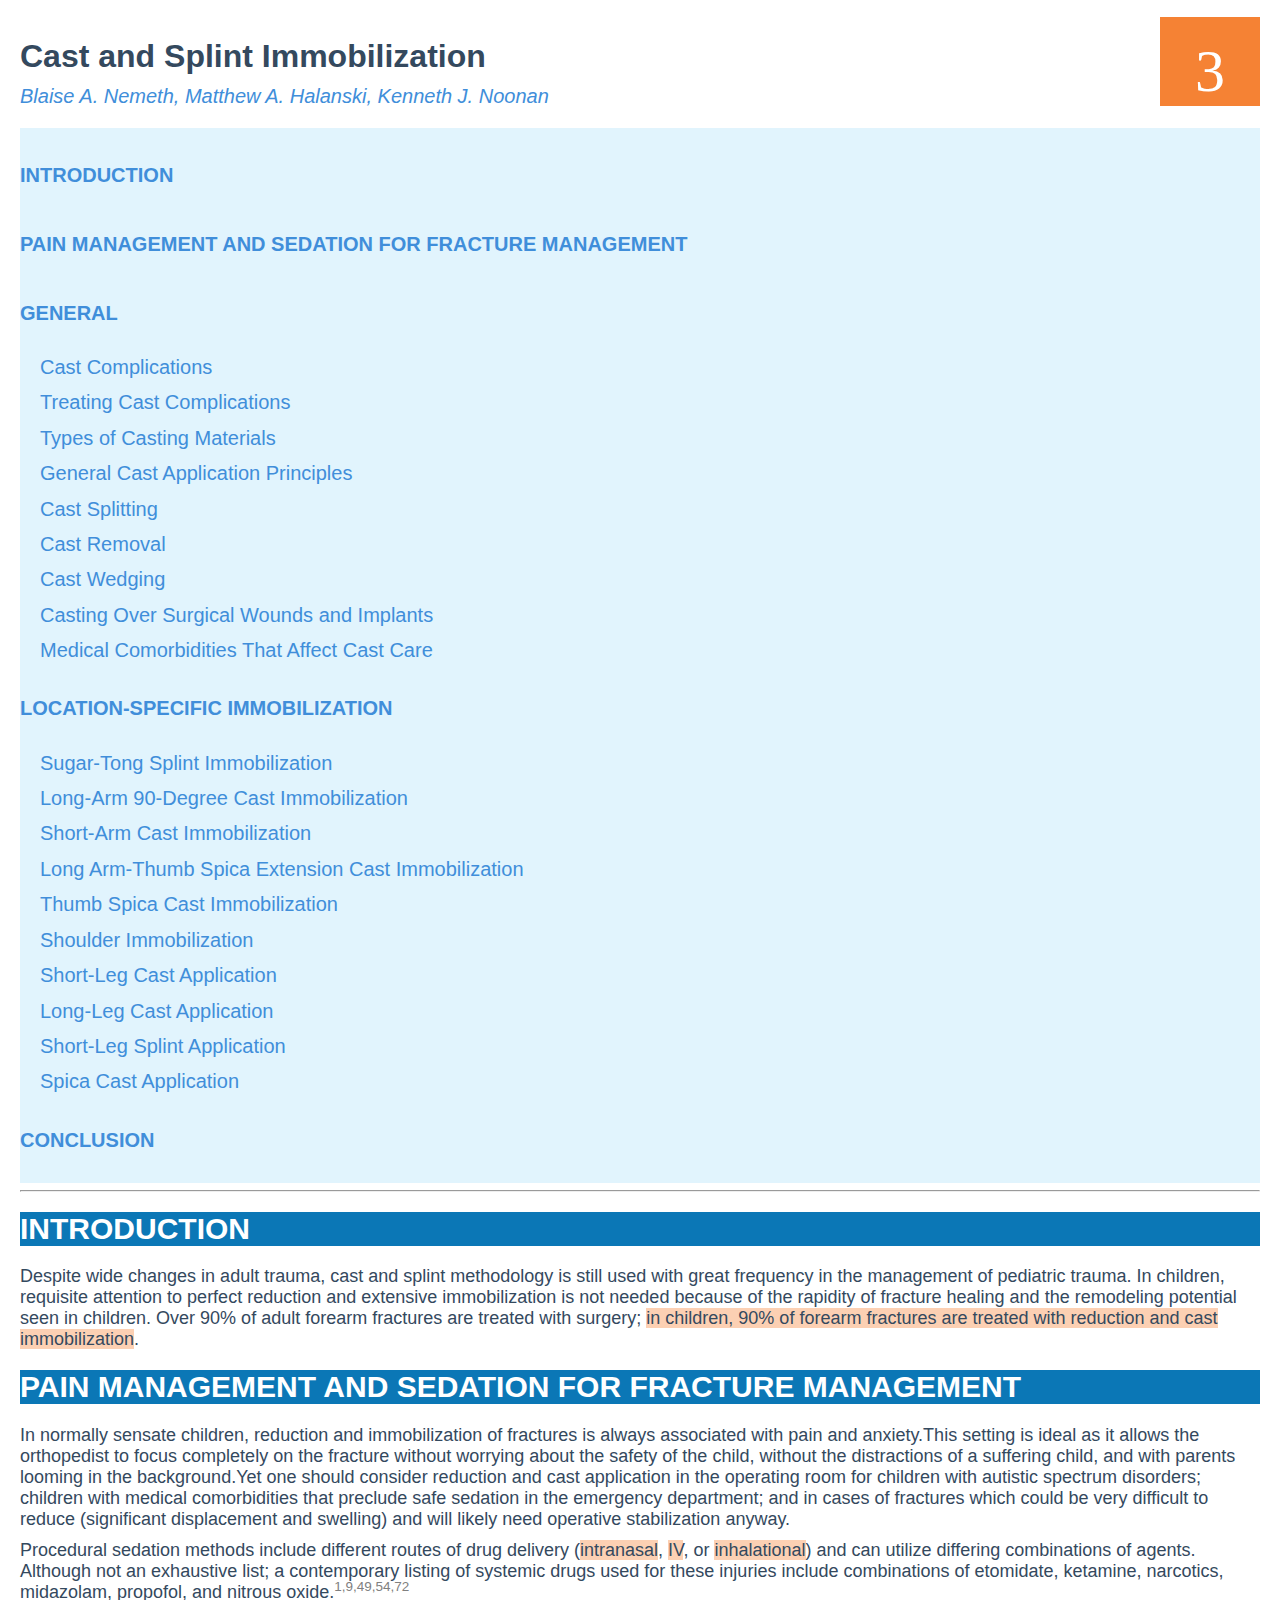
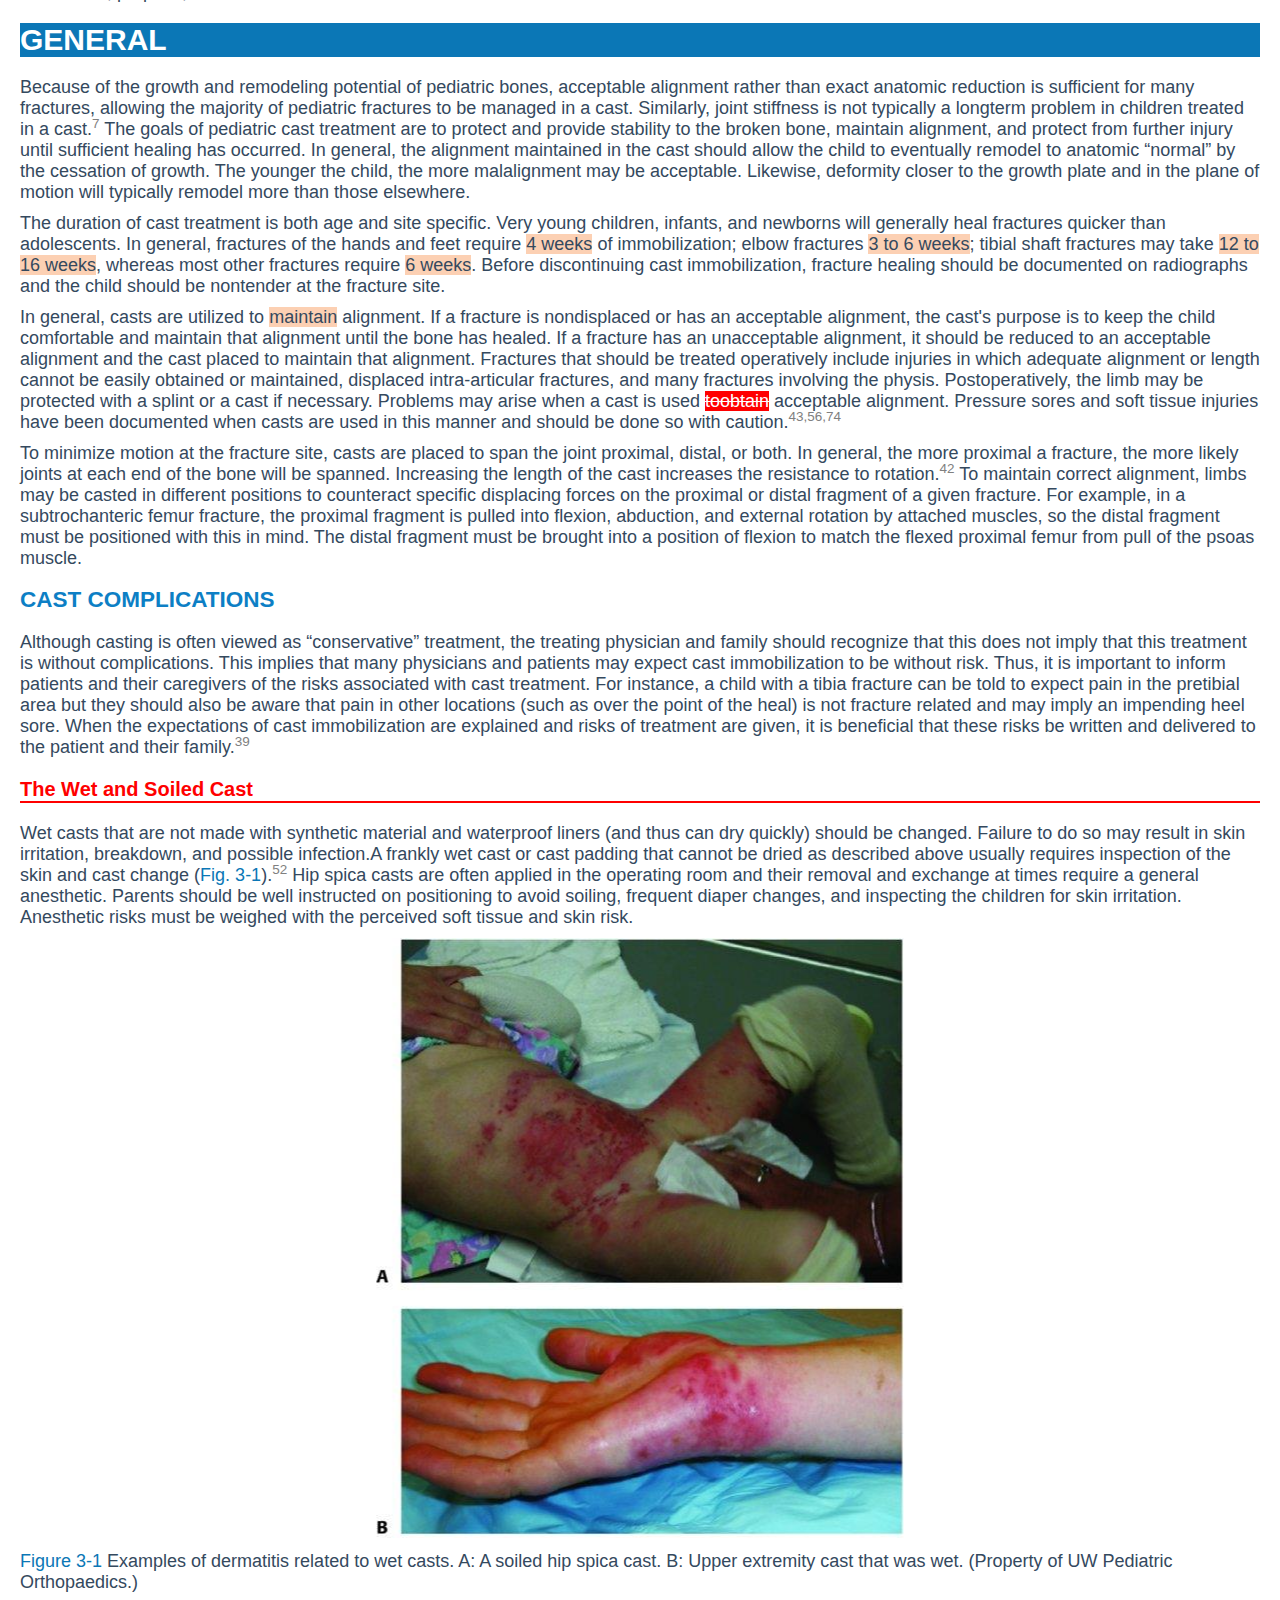
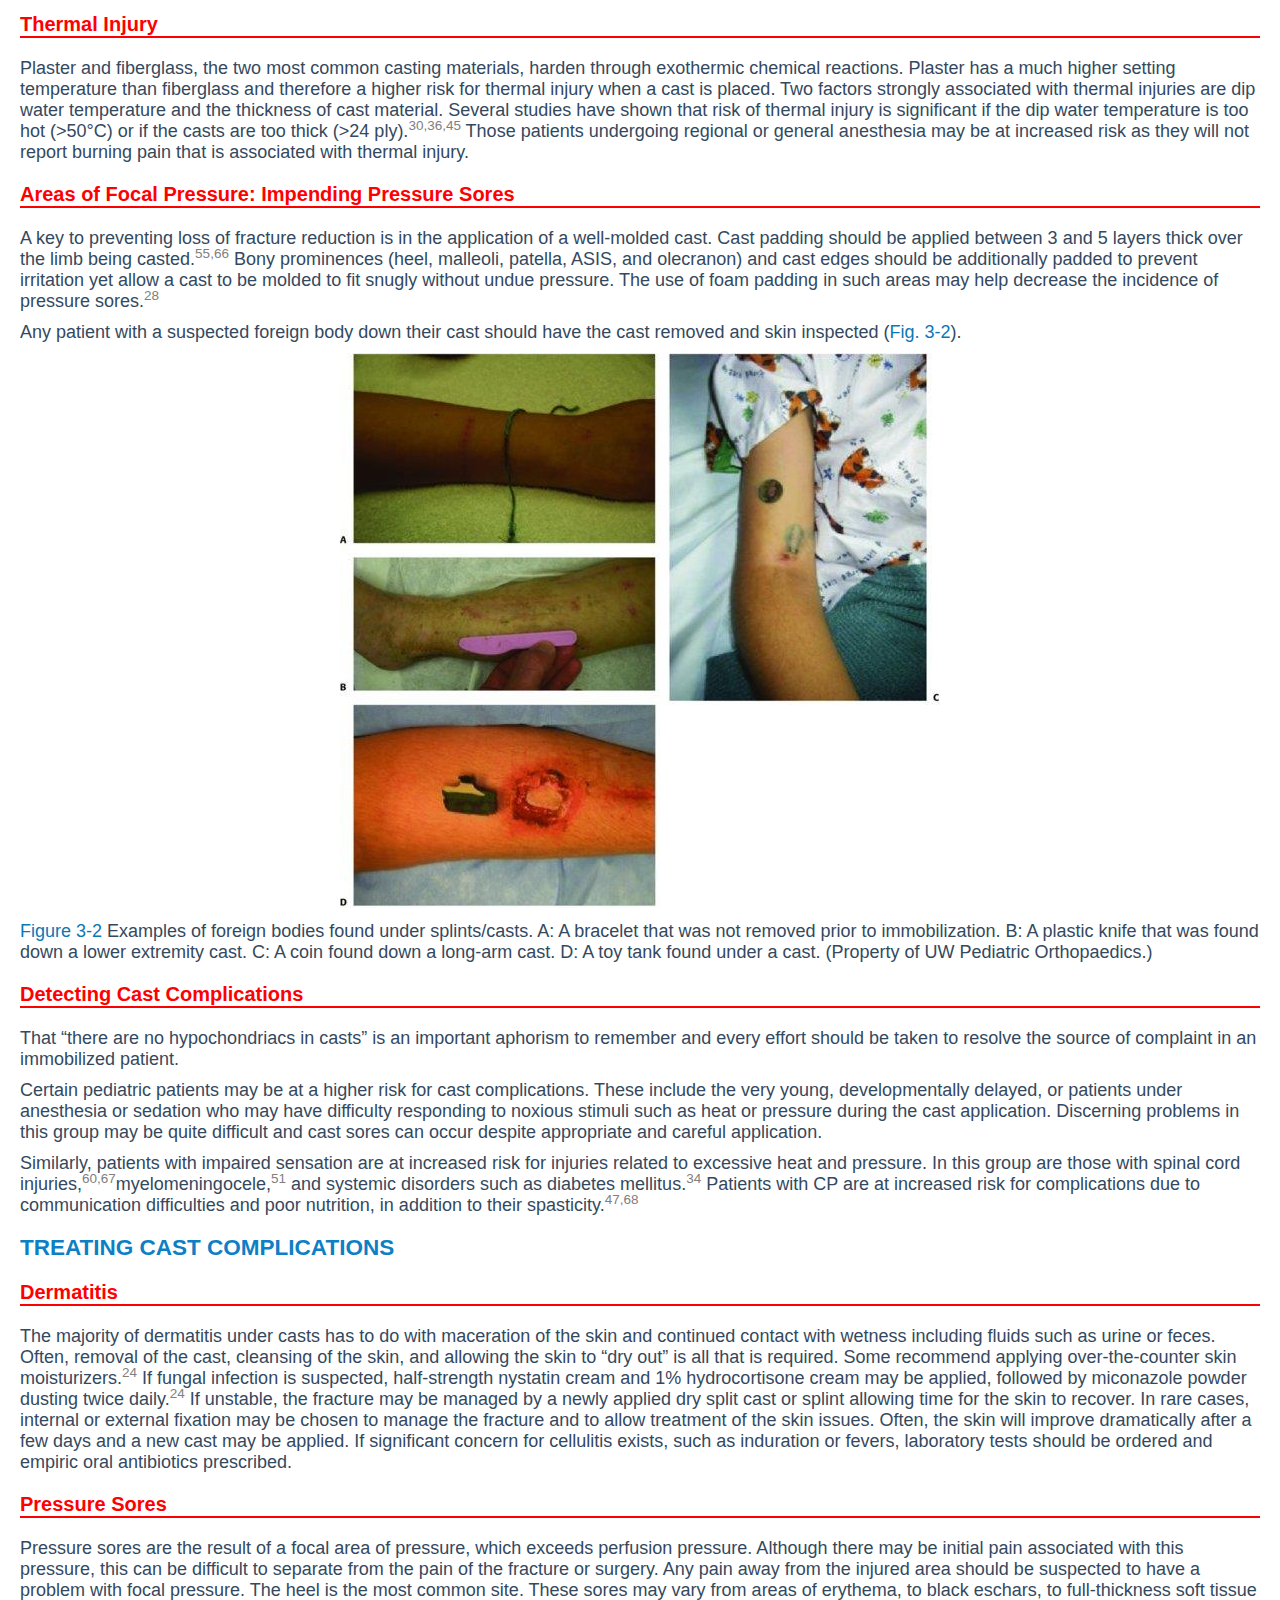
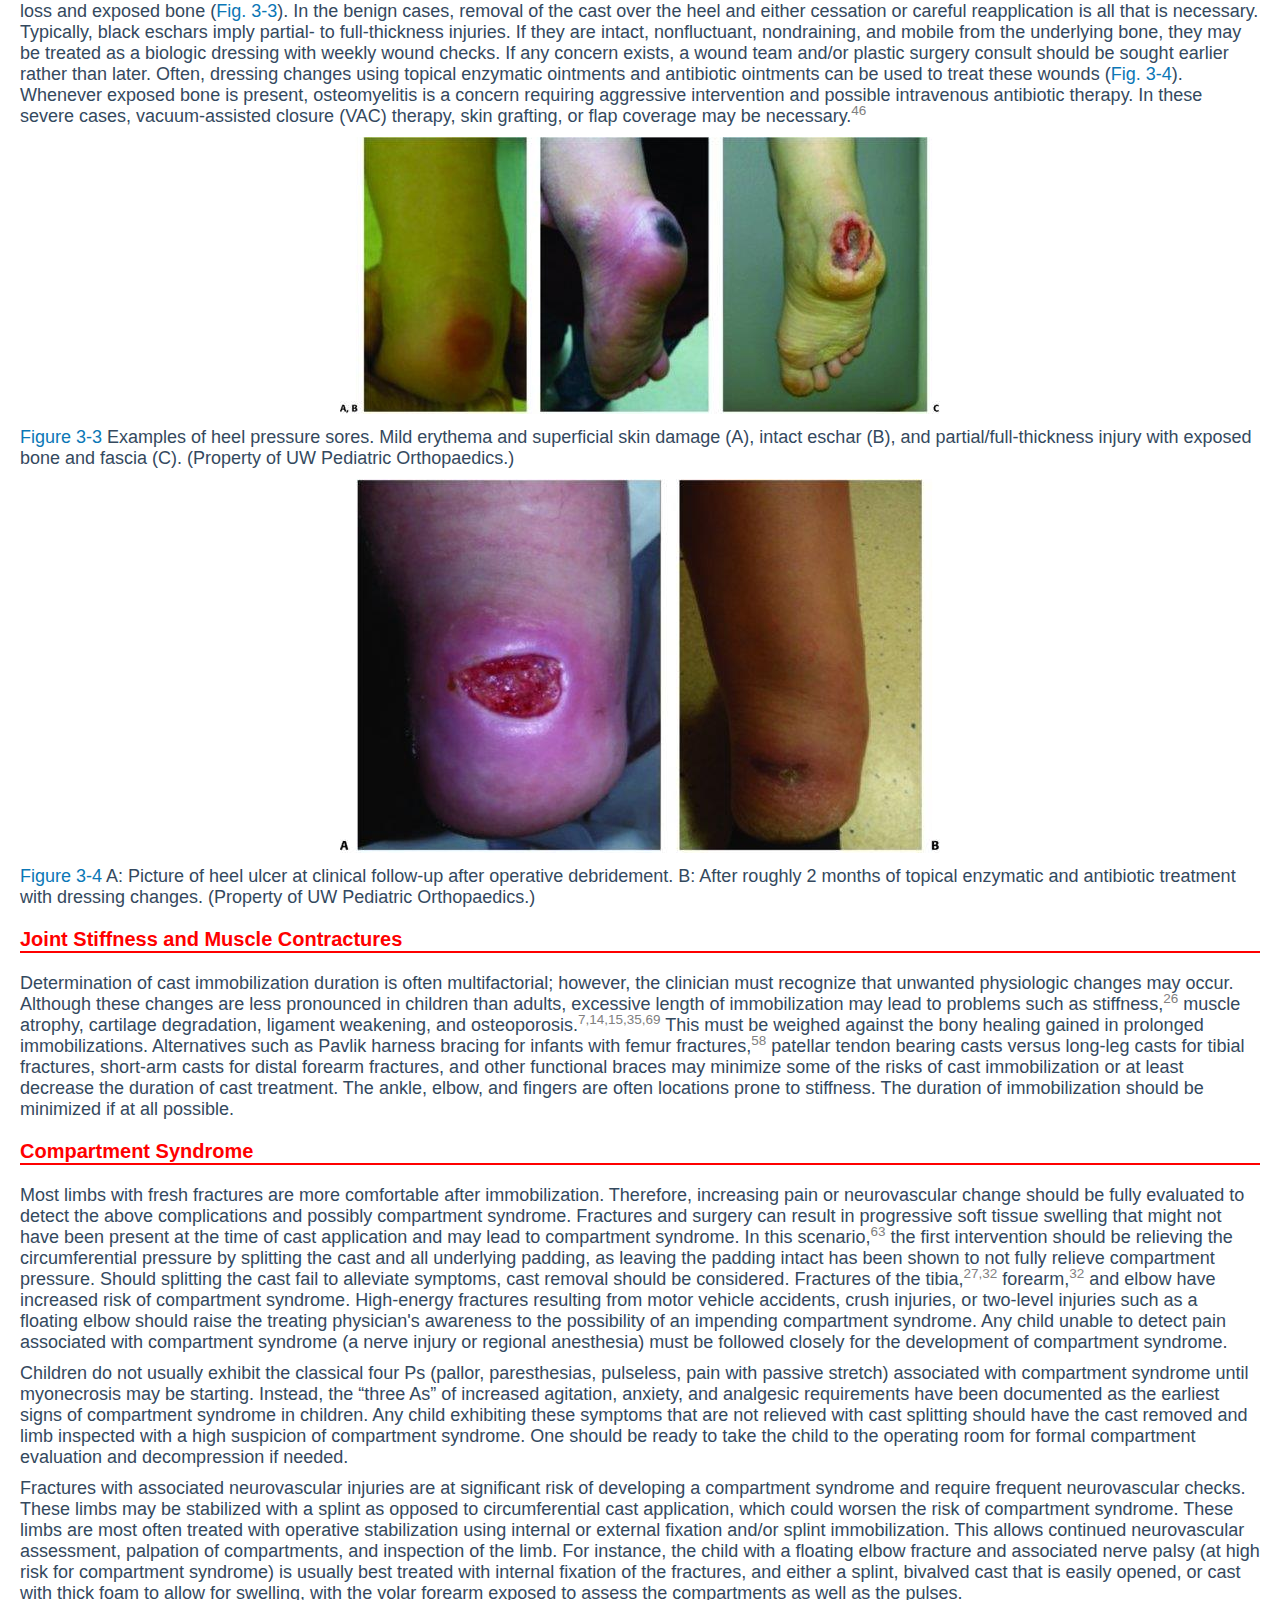
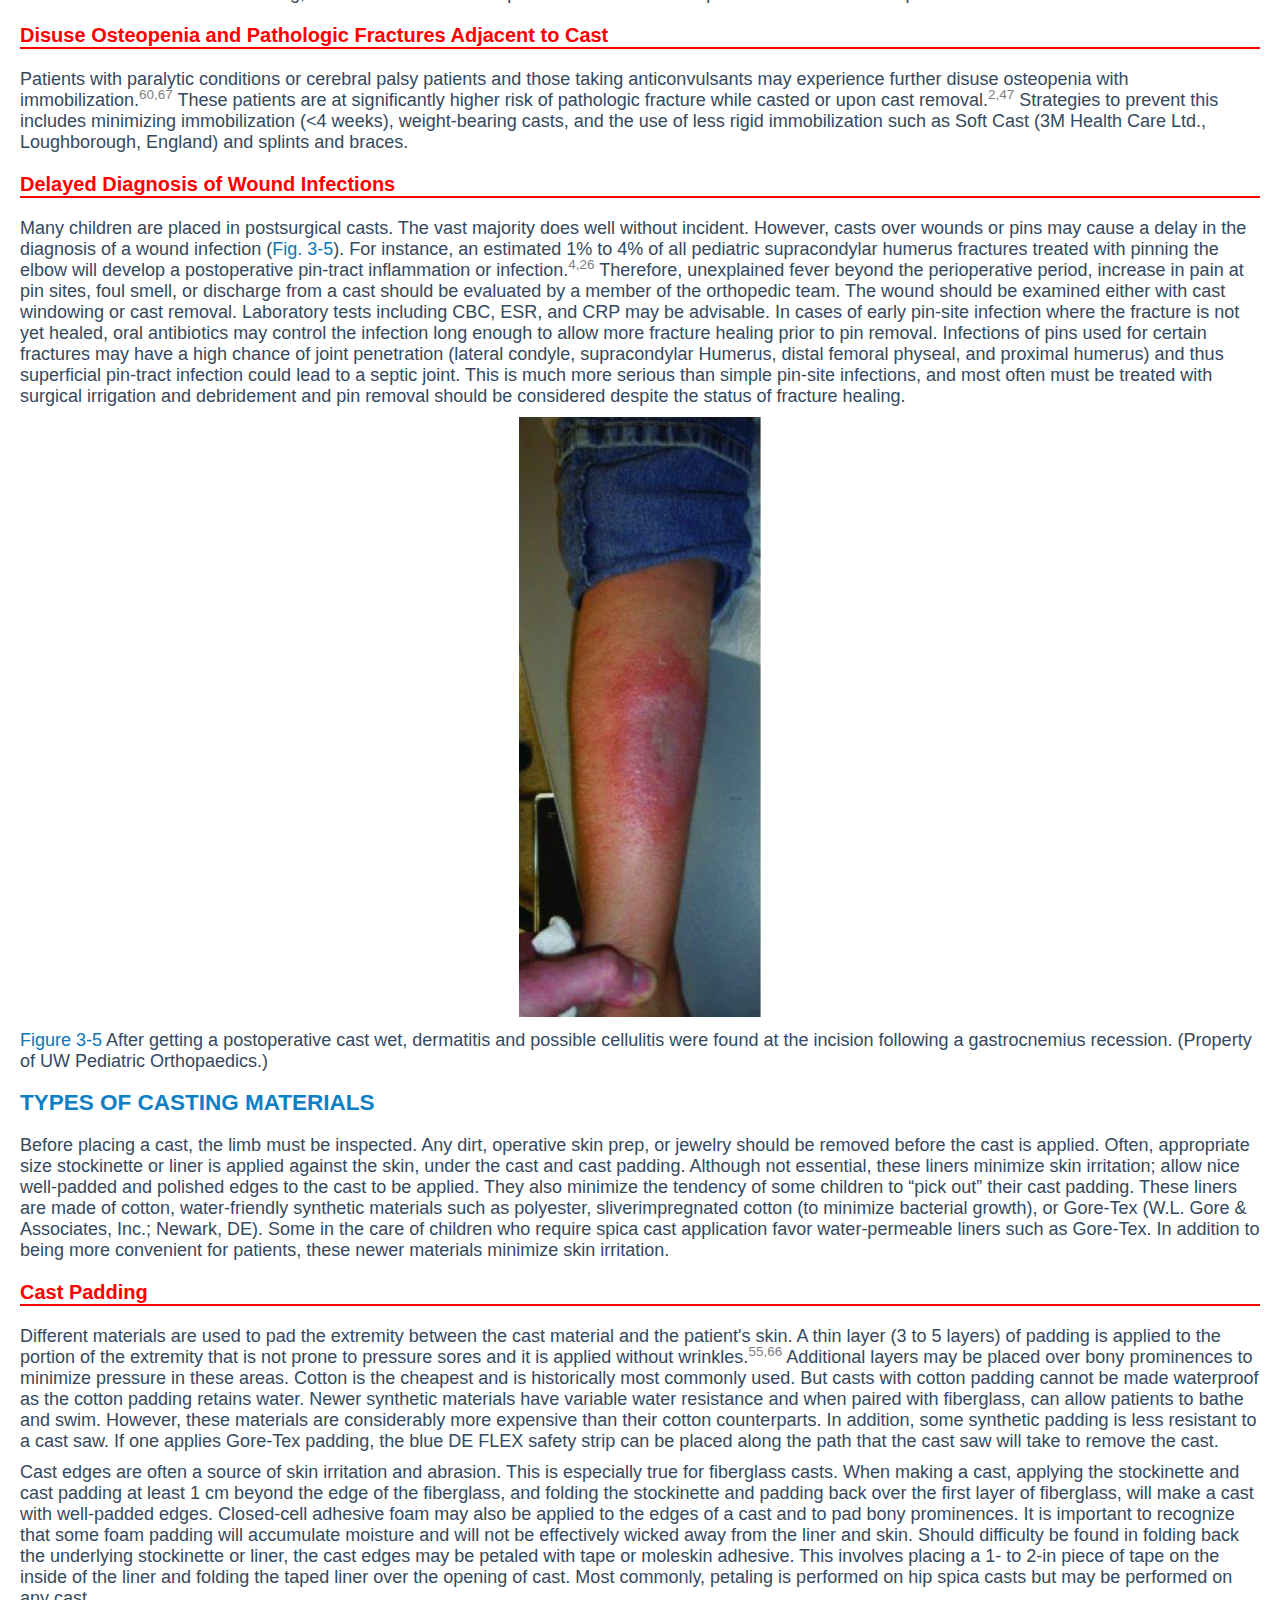
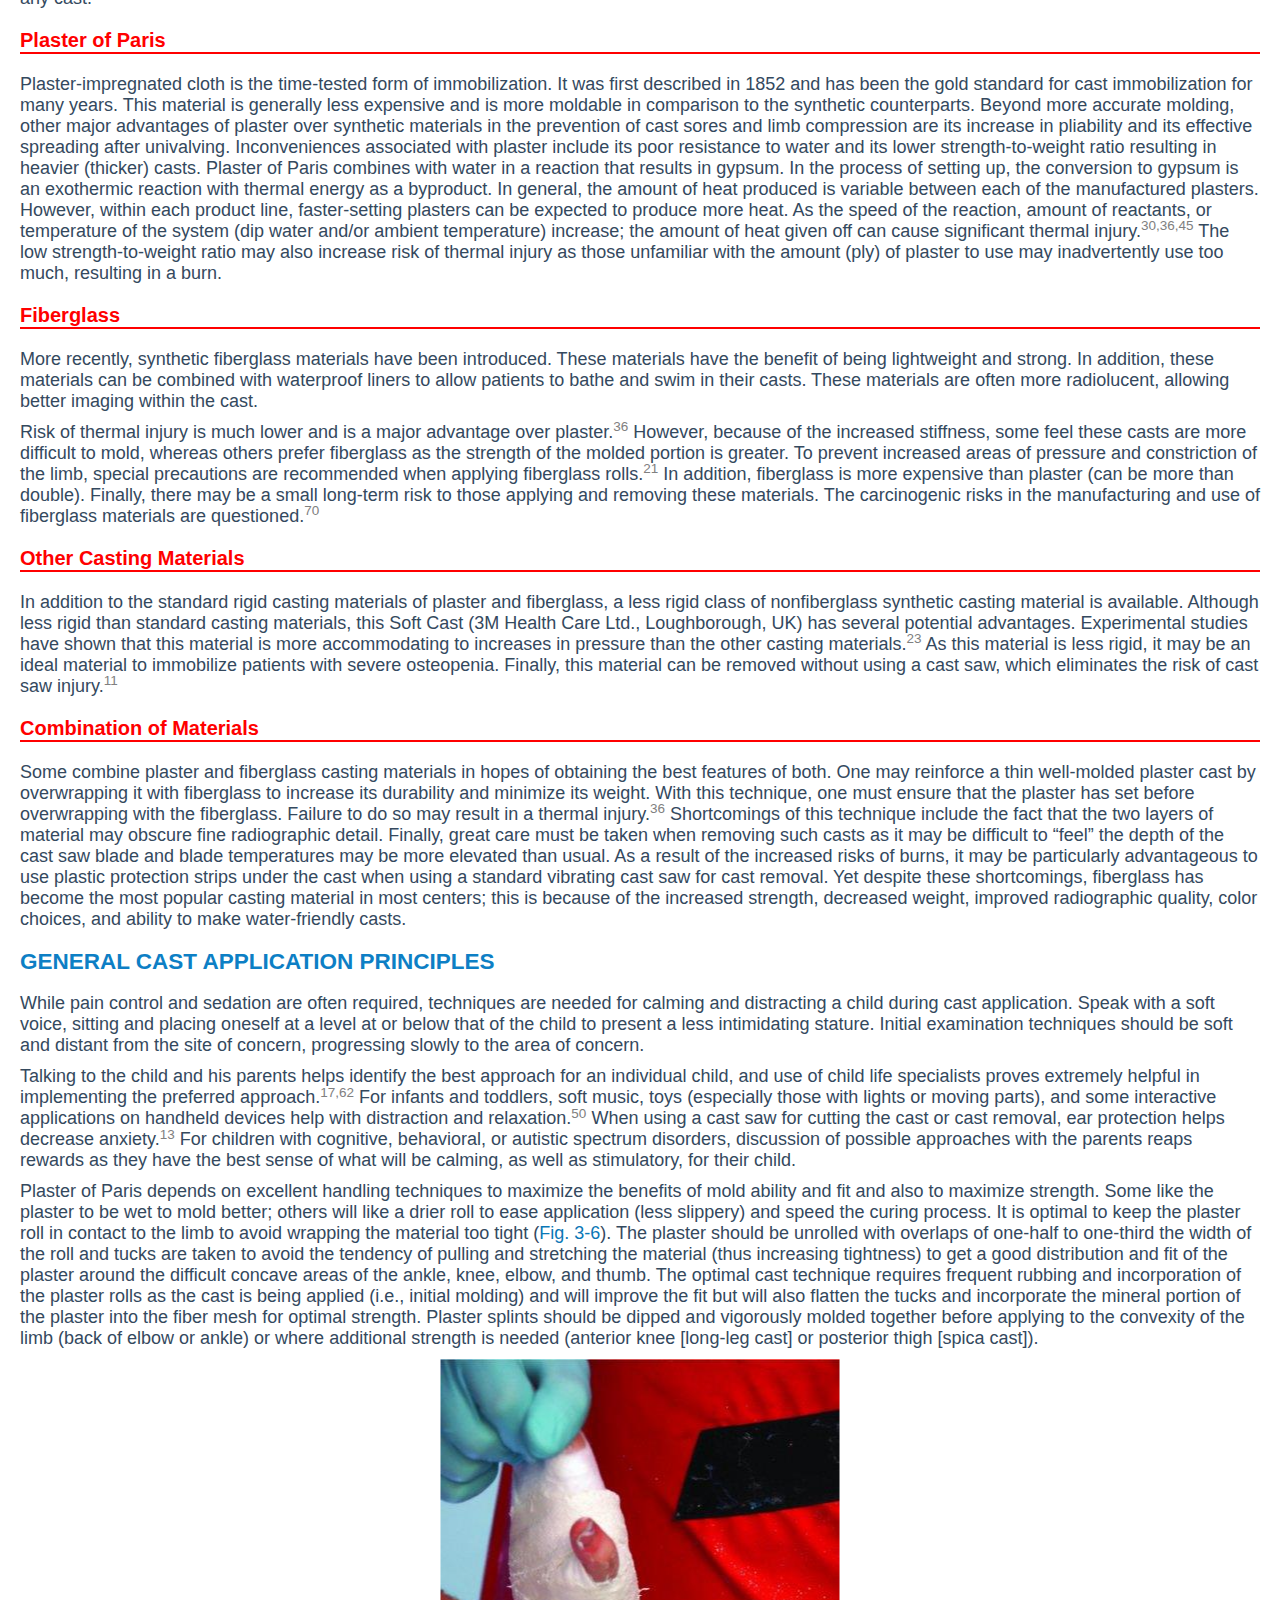
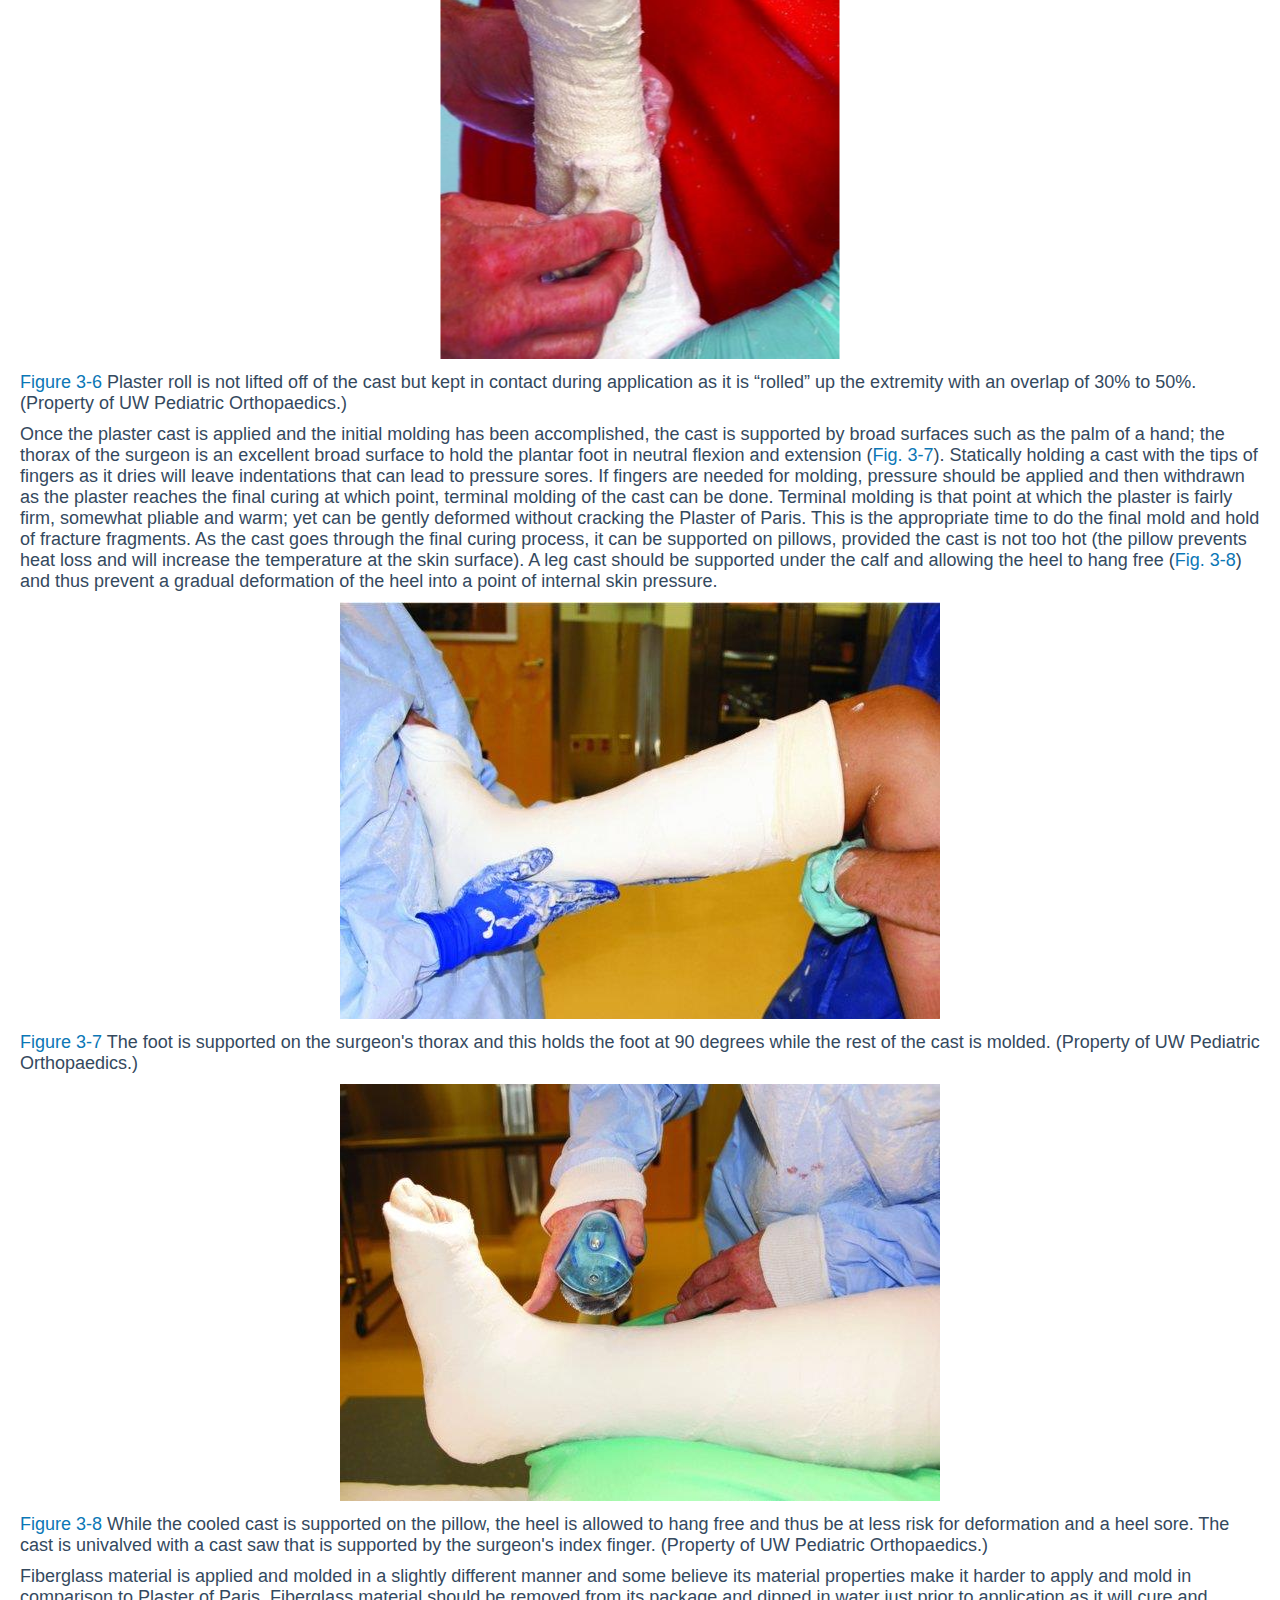
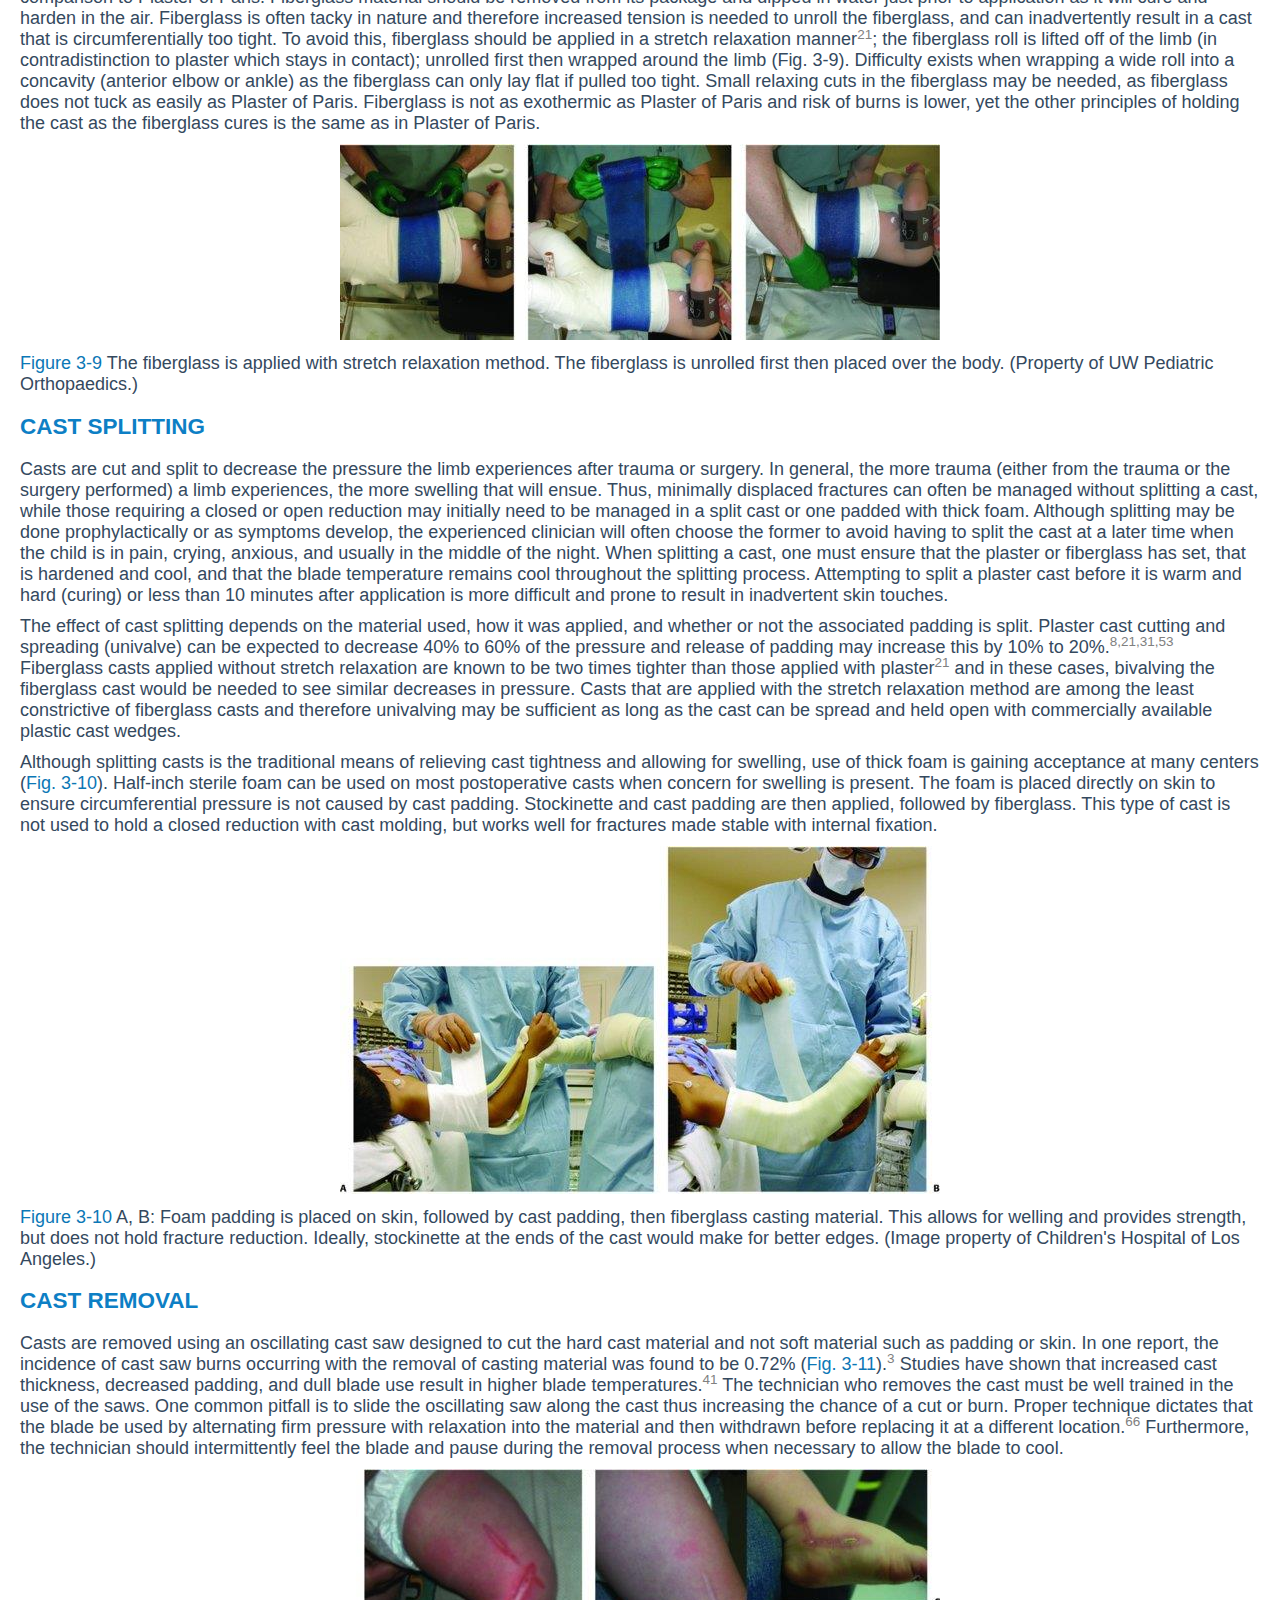
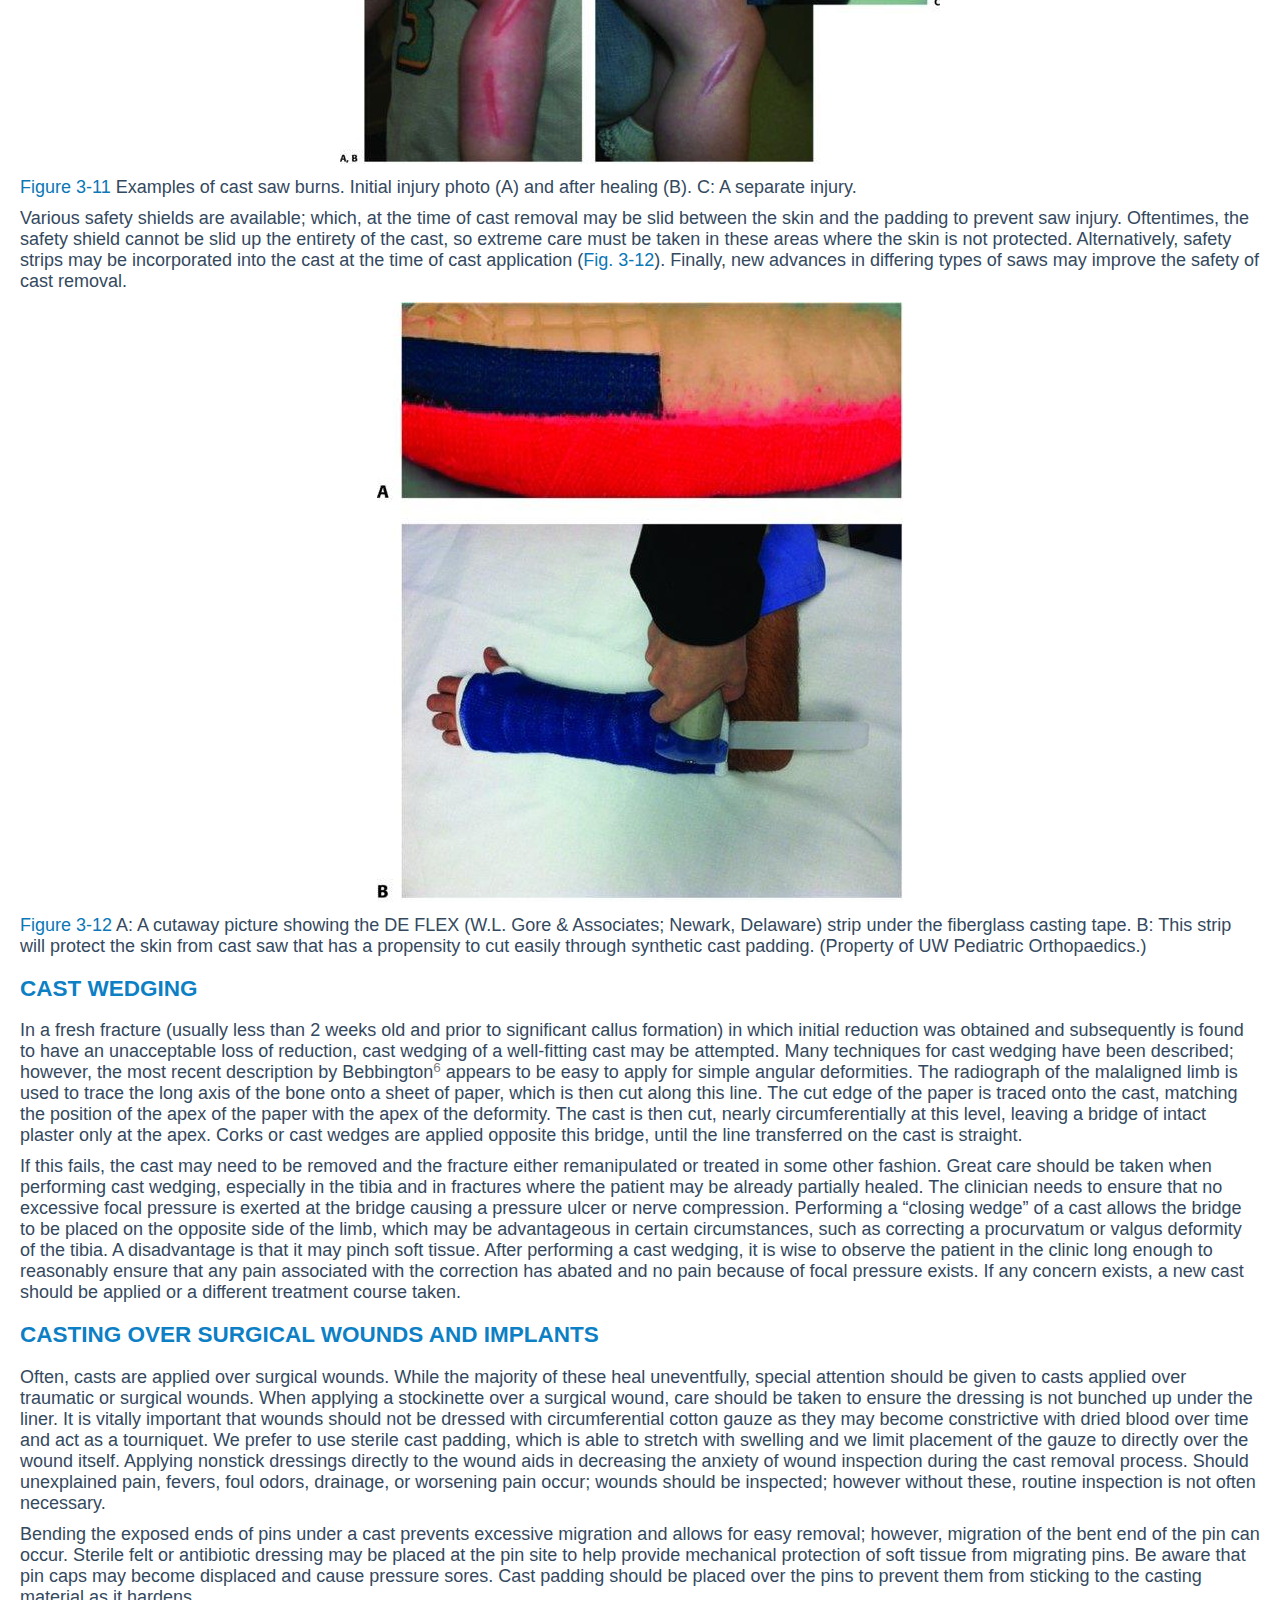
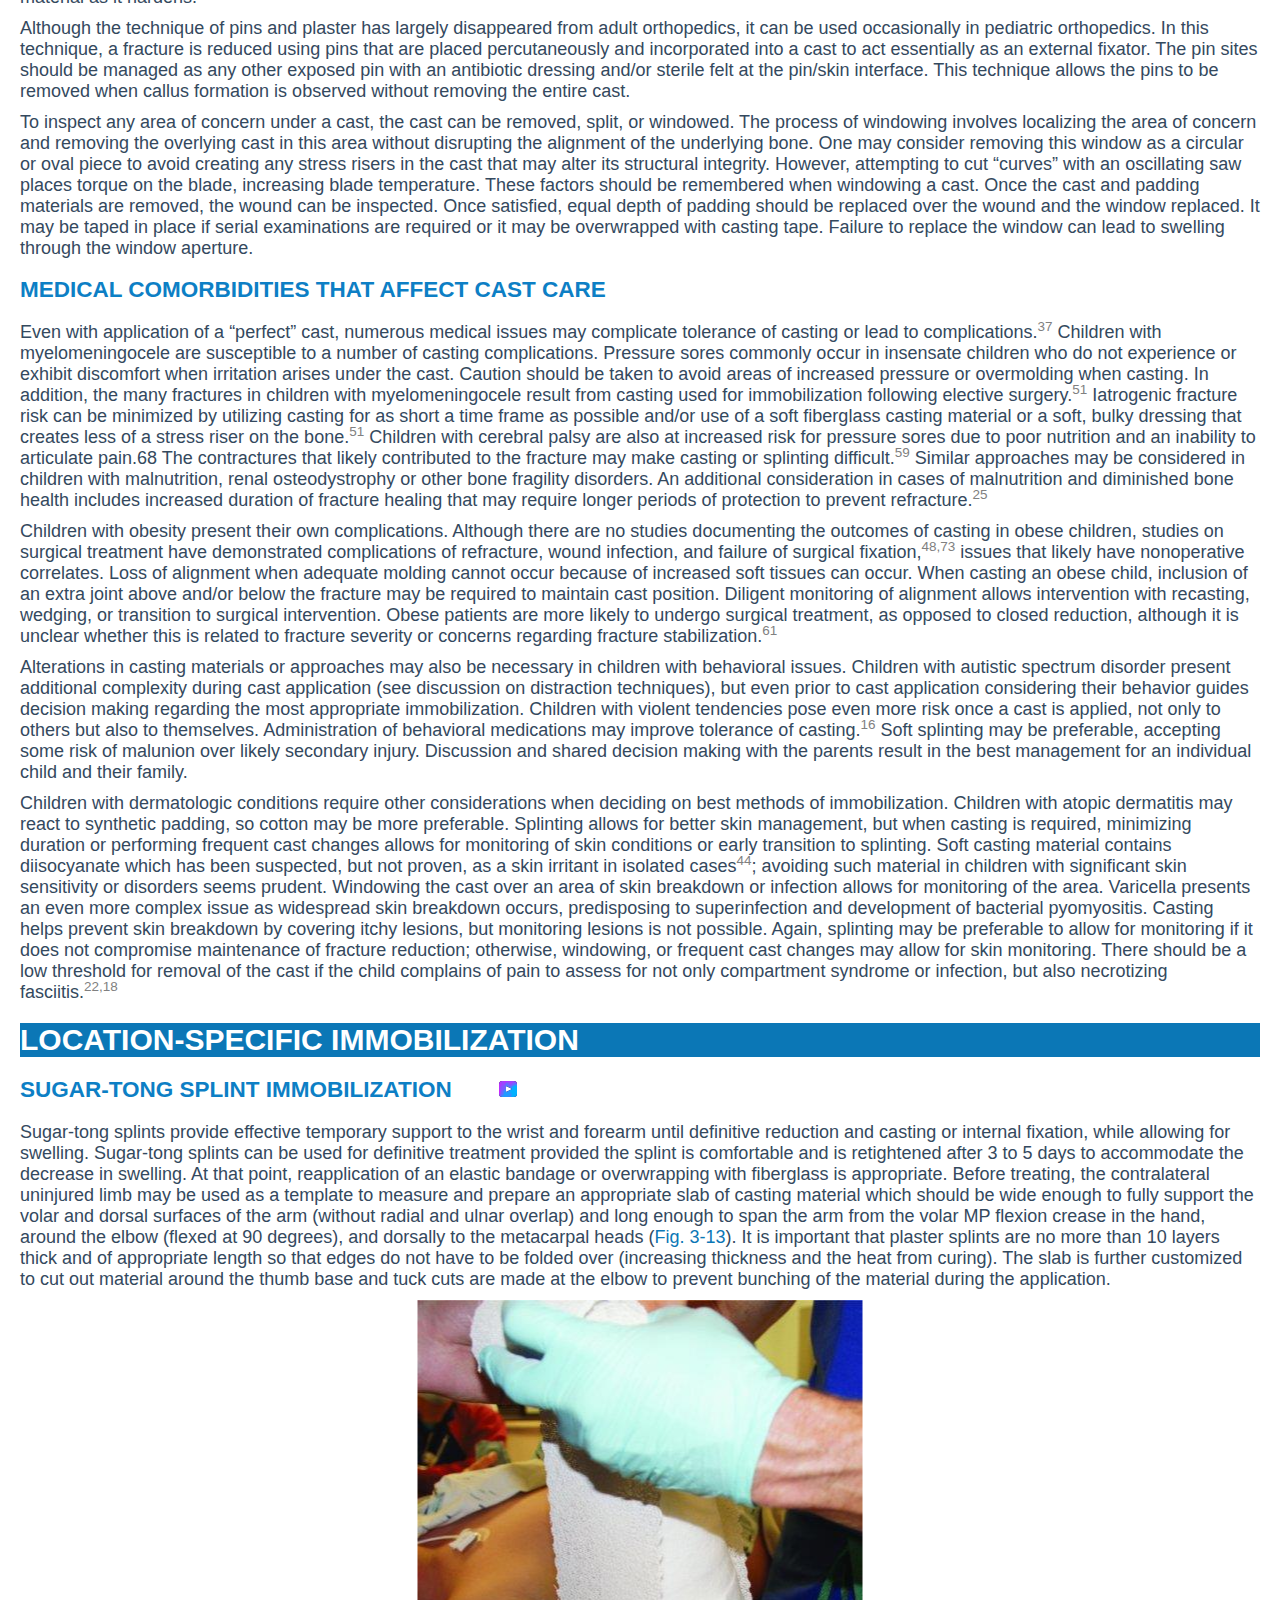
<file: Chapter 3 Cast and Splint Immobilization.html>
<!DOCTYPE html>
<html lang="en">
<head>
    <meta charset="UTF-8">
    <meta http-equiv="X-UA-Compatible" content="IE=edge,chrome=1">
    <meta name="viewport" content="width=device-width, initial-scale=1.0">
    <title>Rockwood and Wilkins' Fractures in Children</title>
    <link rel="stylesheet" href="css/chapter.css">
    <script src="./js/index.js"></script>
    <style>
        @media print {#ghostery-tracker-tally {display:none !important}}
    </style>

</head>
<body>
    <img class="scroll-top" src="images/ic_fluent_arrow_circle_up_24_filled.svg" style="position:fixed;bottom: 60px; right: 20px;z-index: 35;cursor: pointer;">
    <section class="content">
        <br/>
        <div style="font-size: 60px;font-family:'Microsoft Himalaya';background-color:#f58234;color:white;width:100px;text-align: center;padding-top: 20px;float:right;margin-right: 20px;">3</div>
        <h1 style="margin-left: 20px;margin-bottom:10px;font-size:xx-large;">Cast and Splint Immobilization</h1>
        <i style="margin-left:20px;color:#408eda;font-size:20px;">Blaise A. Nemeth, Matthew A. Halanski, Kenneth J. Noonan</i>
        <div class="table_of_contents">
            <h1><a href="#3.1">INTRODUCTION</a></h1>
            <h1><a href="#3.2">PAIN MANAGEMENT AND SEDATION FOR FRACTURE MANAGEMENT</a></h1>
            <h1><a href="#3.3">GENERAL</a></h1>
                <h2><a href="#3.3.1">Cast Complications</a></h2>
                <h2><a href="#3.3.2">Treating Cast Complications</a></h2>
                <h2><a href="#3.3.3">Types of Casting Materials</a></h2>
                <h2><a href="#3.3.4">General Cast Application Principles</a></h2>
                <h2><a href="#3.3.5">Cast Splitting</a></h2>
                <h2><a href="#3.3.6">Cast Removal</a></h2>
                <h2><a href="#3.3.7">Cast Wedging</a></h2>
                <h2><a href="#3.3.8">Casting Over Surgical Wounds and Implants</a></h2>
                <h2><a href="#3.3.9">Medical Comorbidities That Affect Cast Care</a></h2>
            <h1><a href="#3.4">LOCATION-SPECIFIC IMMOBILIZATION</a></h1>
                <h2><a href="#3.4.1">Sugar-Tong Splint Immobilization</a></h2>
                <h2><a href="#3.4.2">Long-Arm 90-Degree Cast Immobilization</a></h2>
                <h2><a href="#3.4.3">Short-Arm Cast Immobilization</a></h2>
                <h2><a href="#3.4.4">Long Arm-Thumb Spica Extension Cast Immobilization</a></h2>
                <h2><a href="#3.4.5">Thumb Spica Cast Immobilization</a></h2>
                <h2><a href="#3.4.6">Shoulder Immobilization</a></h2>
                <h2><a href="#3.4.7">Short-Leg Cast Application</a></h2>
                <h2><a href="#3.4.8">Long-Leg Cast Application</a></h2>
                <h2><a href="#3.4.9">Short-Leg Splint Application</a></h2>
                <h2><a href="#3.4.10">Spica Cast Application</a></h2>
            <h1><a href="#3.5">CONCLUSION</a></h1>
        </div>
        <hr style="margin:7.5px 20px 7.5px;">
        <article id="main">
            <h1 id="3.1">INTRODUCTION</h1>
                <p>Despite wide changes in adult trauma, cast and splint methodology is still
                    used with great frequency in the management of pediatric trauma. In children, requisite
                    attention to perfect reduction and extensive immobilization is not needed because of the
                    rapidity of fracture healing and the remodeling potential seen in children. Over 90% of adult
                    forearm fractures are treated with surgery; <span class="emphasize_1">in children, 90% of forearm fractures are treated
                    with reduction and cast immobilization</span>.</p>
            <h1 id="3.2">PAIN MANAGEMENT AND SEDATION FOR FRACTURE MANAGEMENT</h1>
                <p>In normally sensate children, reduction and immobilization of fractures is always associated
                    with pain and anxiety.This setting is ideal as it allows the orthopedist to focus completely
                    on the fracture without worrying about the safety of the child, without the distractions of a
                    suffering child, and with parents looming in the background.Yet one should consider reduction and cast application in the operating
                    room for children with autistic spectrum disorders; children with medical comorbidities that
                    preclude safe sedation in the emergency department; and in cases of fractures which could be
                    very difficult to reduce (significant displacement and swelling) and will likely need operative
                    stabilization anyway.</p>
                <p>Procedural sedation methods include different routes of drug delivery (<span class="emphasize_1">intranasal</span>, <span class="emphasize_1">IV</span>, or
                    <span class="emphasize_1">inhalational</span>) and can utilize differing combinations of agents. Although not an exhaustive
                    list; a contemporary listing of systemic drugs used for these injuries include combinations of
                    etomidate, ketamine, narcotics, midazolam, propofol, and nitrous oxide.<sup>1,9,49,54,72</sup></p>
            <h1 id="3.3">GENERAL</h1>
                <p>Because of the growth and remodeling potential of pediatric bones, acceptable alignment
                    rather than exact anatomic reduction is sufficient for many fractures, allowing the majority of
                    pediatric fractures to be managed in a cast. Similarly, joint stiffness is not typically a longterm
                    problem in children treated in a cast.<sup>7</sup> The goals of pediatric cast treatment are to protect
                    and provide stability to the broken bone, maintain alignment, and protect from further injury
                    until sufficient healing has occurred. In general, the alignment maintained in the cast should
                    allow the child to eventually remodel to anatomic “normal” by the cessation of growth. 
                    The younger the child, the more malalignment may be acceptable. Likewise, deformity closer to
                    the growth plate and in the plane of motion will typically remodel more than those
                    elsewhere.</p>
                <p>The duration of cast treatment is both age and site specific. Very young children, infants, and
                    newborns will generally heal fractures quicker than adolescents. In general, fractures of the
                    hands and feet require <span class="emphasize_1">4 weeks</span> of immobilization; elbow fractures <span class="emphasize_1">3 to 6 weeks</span>; tibial shaft
                    fractures may take <span class="emphasize_1">12 to 16 weeks</span>, whereas most other fractures require <span class="emphasize_1">6 weeks</span>. Before
                    discontinuing cast immobilization, fracture healing should be documented on radiographs
                    and the child should be nontender at the fracture site.</p>
                <p>In general, casts are utilized to <span class="emphasize_1">maintain</span> alignment. If a fracture is nondisplaced or has an
                    acceptable alignment, the cast's purpose is to keep the child comfortable and maintain that
                    alignment until the bone has healed. If a fracture has an unacceptable alignment, it should be
                    reduced to an acceptable alignment and the cast placed to maintain that alignment. Fractures
                    that should be treated operatively include injuries in which adequate alignment or length
                    cannot be easily obtained or maintained, displaced intra-articular fractures, and many
                    fractures involving the physis. Postoperatively, the limb may be protected with a splint or a
                    cast if necessary. Problems may arise when a cast is used <span style="background-color:red;color: white;"><s>toobtain</s></span> acceptable alignment.
                    Pressure sores and soft tissue injuries have been documented when casts are used in this
                    manner and should be done so with caution.<sup>43,56,74</sup></p>
                <p>To minimize motion at the fracture site, casts are placed to span the joint proximal, distal, or
                    both. In general, the more proximal a fracture, the more likely joints at each end of the bone
                    will be spanned. Increasing the length of the cast increases the resistance to rotation.<sup>42</sup> To
                    maintain correct alignment, limbs may be casted in different positions to counteract specific
                    displacing forces on the proximal or distal fragment of a given fracture. For example, in a
                    subtrochanteric femur fracture, the proximal fragment is pulled into flexion, abduction, and
                    external rotation by attached muscles, so the distal fragment must be positioned with this in
                    mind. The distal fragment must be brought into a position of flexion to match the flexed
                    proximal femur from pull of the psoas muscle.</p>
                <h2 id="3.3.1">Cast Complications</h2>
                    <p>Although casting is often viewed as “conservative” treatment, the treating physician and
                        family should recognize that this does not imply that this treatment is without complications.
                        This implies that many physicians and patients may expect cast
                        immobilization to be without risk. Thus, it is important to inform patients and their
                        caregivers of the risks associated with cast treatment. For instance, a child with a tibia
                        fracture can be told to expect pain in the pretibial area but they should also be aware that pain
                        in other locations (such as over the point of the heal) is not fracture related and may imply an
                        impending heel sore. When the expectations of cast immobilization are explained and risks
                        of treatment are given, it is beneficial that these risks be written and delivered to the patient
                        and their family.<sup>39</sup></p>
                    <h3>The Wet and Soiled Cast</h3>
                        <p>Wet casts that are not made with synthetic material and waterproof liners (and thus can dry
                            quickly) should be changed. Failure to do so may result in skin irritation, breakdown, and
                            possible infection.A frankly wet cast or cast padding that cannot be dried as described above
                            usually requires inspection of the skin and cast change (<span class="figure_num">Fig. 3-1</span>).<sup>52</sup>
                            Hip spica
                            casts are often applied in the operating room and their removal and exchange at times require
                            a general anesthetic. Parents should be well instructed on positioning to avoid soiling,
                            frequent diaper changes, and inspecting the children for skin irritation. Anesthetic risks must
                            be weighed with the perceived soft tissue and skin risk.</p>
                        <img src="./images/Figure 3-1.jpg" style="position:relative;left:50%;transform:translate(-50%);">
                        <p><span class="figure_num">Figure 3-1</span> Examples of dermatitis related to wet casts.
                            A: A soiled hip spica cast. B: Upper extremity cast that was wet. (Property of UW Pediatric
                            Orthopaedics.)</p>
                    <h3>Thermal Injury</h3>
                        <p>Plaster and fiberglass, the two most common casting materials, harden through exothermic
                            chemical reactions. Plaster has a much higher setting temperature than fiberglass and
                            therefore a higher risk for thermal injury when a cast is placed. Two factors strongly
                            associated with thermal injuries are dip water temperature and the thickness of cast material.
                            Several studies have shown that risk of thermal injury is significant if the dip water
                            temperature is too hot (&gt;50°C) or if the casts are too thick (&gt;24 ply).<sup>30,36,45</sup>
                            Those patients undergoing regional or general anesthesia may be at increased risk as they will not
                            report burning pain that is associated with thermal injury.</p>
                    <h3>Areas of Focal Pressure: Impending Pressure Sores</h3>
                        <p>A key to preventing loss of fracture reduction is in the application of a well-molded cast.
                            Cast padding should be applied between 3 and 5 layers thick over the limb being
                            casted.<sup>55,66</sup> Bony prominences (heel, malleoli, patella, ASIS, and olecranon) and cast edges
                            should be additionally padded to prevent irritation yet allow a cast to be molded to fit snugly
                            without undue pressure. The use of foam padding in such areas may help decrease the
                            incidence of pressure sores.<sup>28</sup></p>
                        <p>Any patient with a
                            suspected foreign body down their cast should have the cast removed and skin inspected
                            (<span class="figure_num">Fig. 3-2</span>).</p>
                        <img src="./images/Figure 3-2.jpg" style="position:relative;left:50%;transform:translate(-50%);">
                        <p><span class="figure_num">Figure 3-2</span> Examples of foreign bodies found under splints/casts.
                            A: A bracelet that was not removed prior to immobilization. B: A plastic knife that was
                            found down a lower extremity cast. C: A coin found down a long-arm cast. D: A toy tank
                            found under a cast. (Property of UW Pediatric Orthopaedics.)</p>
                    <h3>Detecting Cast Complications</h3>
                        <p>That “there are no hypochondriacs in casts” is an important aphorism to remember and every
                            effort should be taken to resolve the source of complaint in an immobilized patient.</p>
                        <p>Certain pediatric patients may be at a higher risk for cast complications. These include the
                            very young, developmentally delayed, or patients under anesthesia or sedation who may have
                            difficulty responding to noxious stimuli such as heat or pressure during the cast application.
                            Discerning problems in this group may be quite difficult and cast sores can occur despite
                            appropriate and careful application.</p>
                        <p>Similarly, patients with impaired sensation are at increased risk for injuries related to
                            excessive heat and pressure. In this group are those with spinal cord
                            injuries,<sup>60,67</sup>myelomeningocele,<sup>51</sup> and systemic disorders such as diabetes mellitus.<sup>34</sup> Patients
                            with CP are at increased risk for complications due to communication difficulties and poor
                            nutrition, in addition to their spasticity.<sup>47,68</sup></p>
                <h2 id="3.3.2">Treating Cast Complications</h2>
                    <h3 id="3.3.2.1">Dermatitis</h3>
                        <p>The majority of dermatitis under casts has to do with maceration of the skin and continued
                            contact with wetness including fluids such as urine or feces. Often, removal of the cast,
                            cleansing of the skin, and allowing the skin to “dry out” is all that is required. Some
                            recommend applying over-the-counter skin moisturizers.<sup>24</sup> If fungal infection is suspected,
                            half-strength nystatin cream and 1% hydrocortisone cream may be applied, followed by
                            miconazole powder dusting twice daily.<sup>24</sup> If unstable, the fracture may be managed by a
                            newly applied dry split cast or splint allowing time for the skin to recover. In rare cases,
                            internal or external fixation may be chosen to manage the fracture and to allow treatment of
                            the skin issues. Often, the skin will improve dramatically after a few days and a new cast
                            may be applied. If significant concern for cellulitis exists, such as induration or fevers,
                            laboratory tests should be ordered and empiric oral antibiotics prescribed.</p>
                    <h3 id="3.3.2.2">Pressure Sores</h3>
                        <p>Pressure sores are the result of a focal area of pressure, which exceeds perfusion pressure.
                            Although there may be initial pain associated with this pressure, this can be difficult to
                            separate from the pain of the fracture or surgery. Any pain away from the injured area should
                            be suspected to have a problem with focal pressure. The heel is the most common site. These
                            sores may vary from areas of erythema, to black eschars, to full-thickness soft tissue loss and
                            exposed bone (<span class="figure_num">Fig. 3-3</span>). In the benign cases, removal of the cast over the heel and either
                            cessation or careful reapplication is all that is necessary. Typically, black eschars imply
                            partial- to full-thickness injuries. If they are intact, nonfluctuant, nondraining, and mobile
                            from the underlying bone, they may be treated as a biologic dressing with weekly wound
                            checks. If any concern exists, a wound team and/or plastic surgery consult should be sought
                            earlier rather than later. Often, dressing changes using topical enzymatic ointments and
                            antibiotic ointments can be used to treat these wounds (<span class="figure_num">Fig. 3-4</span>). Whenever exposed bone is
                            present, osteomyelitis is a concern requiring aggressive intervention and possible intravenous
                            antibiotic therapy. In these severe cases, vacuum-assisted closure (VAC) therapy, skin
                            grafting, or flap coverage may be necessary.<sup>46</sup></p>
                        <img src="./images/Figure 3-3.jpg" alt="">
                        <p><span class="figure_num">Figure 3-3</span> Examples of heel pressure sores. Mild erythema and superficial skin damage (A),
                            intact eschar (B), and partial/full-thickness injury with exposed bone and fascia (C).
                            (Property of UW Pediatric Orthopaedics.)</p>
                        <img src="./images/Figure 3-4.jpg" alt="">
                        <p><span class="figure_num">Figure 3-4</span> A: Picture of heel ulcer at clinical follow-up after operative debridement. B: After
                            roughly 2 months of topical enzymatic and antibiotic treatment with dressing changes.
                            (Property of UW Pediatric Orthopaedics.)</p>
                    <h3 id="3.3.2.3">Joint Stiffness and Muscle Contractures</h3>
                        <p>Determination of cast immobilization duration is often multifactorial; however, the clinician
                            must recognize that unwanted physiologic changes may occur. Although these changes are
                            less pronounced in children than adults, excessive length of immobilization may lead to
                            problems such as stiffness,<sup>26</sup> muscle atrophy, cartilage degradation, ligament weakening, and
                            osteoporosis.<sup>7,14,15,35,69</sup> This must be weighed against the bony healing gained in prolonged
                            immobilizations. Alternatives such as Pavlik harness bracing for infants with femur
                            fractures,<sup>58</sup> patellar tendon bearing casts versus long-leg casts for tibial fractures, short-arm
                            casts for distal forearm fractures, and other functional braces may minimize some of the risks
                            of cast immobilization or at least decrease the duration of cast treatment.
                            The ankle, elbow, and fingers are often locations prone to stiffness. The duration of
                            immobilization should be minimized if at all possible.</p>
                    <h3 id="3.3.2.4">Compartment Syndrome</h3>
                        <p>Most limbs with fresh fractures are more comfortable after immobilization. Therefore,
                            increasing pain or neurovascular change should be fully evaluated to detect the above
                            complications and possibly compartment syndrome. Fractures and surgery can result in
                            progressive soft tissue swelling that might not have been present at the time of cast
                            application and may lead to compartment syndrome. In this scenario,<sup>63</sup> the first intervention
                            should be relieving the circumferential pressure by splitting the cast and all underlying
                            padding, as leaving the padding intact has been shown to not fully relieve compartment
                            pressure. Should splitting the cast fail to alleviate symptoms, cast removal should be
                            considered. Fractures of the tibia,<sup>27,32</sup> forearm,<sup>32</sup> and elbow have increased risk of
                            compartment syndrome. High-energy fractures resulting from motor vehicle accidents, crush
                            injuries, or two-level injuries such as a floating elbow should raise the treating physician's
                            awareness to the possibility of an impending compartment syndrome. Any child unable to
                            detect pain associated with compartment syndrome (a nerve injury or regional anesthesia)
                            must be followed closely for the development of compartment syndrome.</p>
                        <p>Children do not usually exhibit the classical four Ps (pallor, paresthesias, pulseless, pain with
                            passive stretch) associated with compartment syndrome until myonecrosis may be starting.
                            Instead, the “three As” of increased agitation, anxiety, and analgesic requirements have been
                            documented as the earliest signs of compartment syndrome in children. Any child exhibiting
                            these symptoms that are not relieved with cast splitting should have the cast removed and
                            limb inspected with a high suspicion of compartment syndrome. One should be ready to take
                            the child to the operating room for formal compartment evaluation and decompression if
                            needed.</p>
                        <p>Fractures with associated neurovascular injuries are at significant risk of developing a
                            compartment syndrome and require frequent neurovascular checks. These limbs may be
                            stabilized with a splint as opposed to circumferential cast application, which could worsen
                            the risk of compartment syndrome. These limbs are most often treated with operative
                            stabilization using internal or external fixation and/or splint immobilization. This allows
                            continued neurovascular assessment, palpation of compartments, and inspection of the limb.
                            For instance, the child with a floating elbow fracture and associated nerve palsy (at high risk
                            for compartment syndrome) is usually best treated with internal fixation of the fractures, and
                            either a splint, bivalved cast that is easily opened, or cast with thick foam to allow for
                            swelling, with the volar forearm exposed to assess the compartments as well as the pulses.</p>
                    <h3 id="3.3.2.5">Disuse Osteopenia and Pathologic Fractures Adjacent to Cast</h3>
                        <p>Patients with paralytic conditions or cerebral palsy patients and those taking anticonvulsants
                            may experience further disuse osteopenia with immobilization.<sup>60,67</sup> These patients are at
                            significantly higher risk of pathologic fracture while casted or upon cast
                            removal.<sup>2,47</sup> Strategies to prevent this includes minimizing immobilization (&lt;4 weeks),
                            weight-bearing casts, and the use of less rigid immobilization such as Soft Cast (3M Health
                            Care Ltd., Loughborough, England) and splints and braces.</p>
                    <h3 id="3.3.2.6">Delayed Diagnosis of Wound Infections</h3>
                        <p>Many children are placed in postsurgical casts. The vast majority does well without incident.
                            However, casts over wounds or pins may cause a delay in the diagnosis of a wound infection
                            (<span class="figure_num">Fig. 3-5</span>). For instance, an estimated 1% to 4% of all pediatric supracondylar humerus
                            fractures treated with pinning the elbow will develop a postoperative pin-tract inflammation
                            or infection.<sup>4,26</sup> Therefore, unexplained fever beyond the perioperative period, increase in
                            pain at pin sites, foul smell, or discharge from a cast should be evaluated by a member of the
                            orthopedic team. The wound should be examined either with cast windowing or cast
                            removal. Laboratory tests including CBC, ESR, and CRP may be advisable. In cases of early
                            pin-site infection where the fracture is not yet healed, oral antibiotics may control the
                            infection long enough to allow more fracture healing prior to pin removal. Infections of pins
                            used for certain fractures may have a high chance of joint penetration (lateral condyle,
                            supracondylar Humerus, distal femoral physeal, and proximal humerus) and thus superficial
                            pin-tract infection could lead to a septic joint. This is much more serious than simple pin-site
                            infections, and most often must be treated with surgical irrigation and debridement and pin
                            removal should be considered despite the status of fracture healing.</p>
                        <img src="./images/Figure 3-5.jpg" alt="">
                        <p><span class="figure_num">Figure 3-5</span> After getting a postoperative cast wet, dermatitis and possible cellulitis were
                            found at the incision following a gastrocnemius recession.
                            (Property of UW Pediatric Orthopaedics.)</p>
                <h2 id="3.3.3">Types of Casting Materials</h2>
                    <p>Before placing a cast, the limb must be inspected. Any dirt, operative skin prep, or jewelry
                        should be removed before the cast is applied. Often, appropriate size stockinette or liner is
                        applied against the skin, under the cast and cast padding. Although not essential, these liners
                        minimize skin irritation; allow nice well-padded and polished edges to the cast to be applied.
                        They also minimize the tendency of some children to “pick out” their cast padding. These
                        liners are made of cotton, water-friendly synthetic materials such as polyester, sliverimpregnated
                        cotton (to minimize bacterial growth), or Gore-Tex (W.L. Gore & Associates,
                        Inc.; Newark, DE). Some in the care of children who require spica cast application favor
                        water-permeable liners such as Gore-Tex. In addition to being more convenient for patients,
                        these newer materials minimize skin irritation.</p>
                    <h3 id="3.3.3.1">Cast Padding</h3>
                        <p>Different materials are used to pad the extremity between the cast material and the patient's
                            skin. A thin layer (3 to 5 layers) of padding is applied to the portion of the extremity that is
                            not prone to pressure sores and it is applied without wrinkles.<sup>55,66</sup> Additional layers may be
                            placed over bony prominences to minimize pressure in these areas. Cotton is the cheapest
                            and is historically most commonly used. But casts with cotton padding cannot be made
                            waterproof as the cotton padding retains water. Newer synthetic materials have variable
                            water resistance and when paired with fiberglass, can allow patients to bathe and swim.
                            However, these materials are considerably more expensive than their cotton counterparts. In
                            addition, some synthetic padding is less resistant to a cast saw. If one applies Gore-Tex
                            padding, the blue DE FLEX safety strip can be placed along the path that the cast saw will
                            take to remove the cast.</p>
                        <p>Cast edges are often a source of skin irritation and abrasion. This is especially true for
                            fiberglass casts. When making a cast, applying the stockinette and cast padding at least 1 cm
                            beyond the edge of the fiberglass, and folding the stockinette and padding back over the first
                            layer of fiberglass, will make a cast with well-padded edges. Closed-cell adhesive foam may
                            also be applied to the edges of a cast and to pad bony prominences. It is important to
                            recognize that some foam padding will accumulate moisture and will not be effectively
                            wicked away from the liner and skin. Should difficulty be found in folding back the
                            underlying stockinette or liner, the cast edges may be petaled with tape or moleskin adhesive.
                            This involves placing a 1- to 2-in piece of tape on the inside of the liner and folding the taped
                            liner over the opening of cast. Most commonly, petaling is performed on hip spica casts but
                            may be performed on any cast.</p>
                    <h3 id="3.3.3.2">Plaster of Paris</h3>
                        <p>Plaster-impregnated cloth is the time-tested form of immobilization. It was first described in
                            1852 and has been the gold standard for cast immobilization for many years. This material is
                            generally less expensive and is more moldable in comparison to the synthetic counterparts.
                            Beyond more accurate molding, other major advantages of plaster over synthetic materials in
                            the prevention of cast sores and limb compression are its increase in pliability and its
                            effective spreading after univalving. Inconveniences associated with plaster include its poor
                            resistance to water and its lower strength-to-weight ratio resulting in heavier (thicker) casts.
                            Plaster of Paris combines with water in a reaction that results in gypsum. In the process of
                            setting up, the conversion to gypsum is an exothermic reaction with thermal energy as a byproduct.
                            In general, the amount of heat produced is variable between each of the
                            manufactured plasters. However, within each product line, faster-setting plasters can be
                            expected to produce more heat. As the speed of the reaction, amount of reactants, or
                            temperature of the system (dip water and/or ambient temperature) increase; the amount of
                            heat given off can cause significant thermal injury.<sup>30,36,45</sup> The low strength-to-weight ratio
                            may also increase risk of thermal injury as those unfamiliar with the amount (ply) of plaster
                            to use may inadvertently use too much, resulting in a burn.</p>
                    <h3 id="3.3.3.3">Fiberglass</h3>
                        <p>More recently, synthetic fiberglass materials have been introduced. These materials have the
                            benefit of being lightweight and strong. In addition, these materials can be combined with
                            waterproof liners to allow patients to bathe and swim in their casts. These materials are often
                            more radiolucent, allowing better imaging within the cast.</p>
                        <p>Risk of thermal injury is much lower and is a major advantage over plaster.<sup>36</sup> However,
                            because of the increased stiffness, some feel these casts are more difficult to mold, whereas
                            others prefer fiberglass as the strength of the molded portion is greater. To prevent increased
                            areas of pressure and constriction of the limb, special precautions are recommended when
                            applying fiberglass rolls.<sup>21</sup> In addition, fiberglass is more expensive than plaster (can be more
                            than double). Finally, there may be a small long-term risk to those applying and removing
                            these materials. The carcinogenic risks in the manufacturing and use of fiberglass materials
                            are questioned.<sup>70</sup></p>
                    <h3 id="3.3.3.4">Other Casting Materials</h3>
                        <p>In addition to the standard rigid casting materials of plaster and fiberglass, a less rigid class
                            of nonfiberglass synthetic casting material is available. Although less rigid than standard
                            casting materials, this Soft Cast (3M Health Care Ltd., Loughborough, UK) has several
                            potential advantages. Experimental studies have shown that this material is more
                            accommodating to increases in pressure than the other casting materials.<sup>23</sup> As this material is
                            less rigid, it may be an ideal material to immobilize patients with severe osteopenia. Finally,
                            this material can be removed without using a cast saw, which eliminates the risk of cast saw
                            injury.<sup>11</sup></p>
                    <h3 id="3.3.3.5">Combination of Materials</h3>
                        <p>Some combine plaster and fiberglass casting materials in hopes of obtaining the best features
                            of both. One may reinforce a thin well-molded plaster cast by overwrapping it with fiberglass
                            to increase its durability and minimize its weight. With this technique, one must ensure that
                            the plaster has set before overwrapping with the fiberglass. Failure to do so may result in a
                            thermal injury.<sup>36</sup> Shortcomings of this technique include the fact that the two layers of
                            material may obscure fine radiographic detail. Finally, great care must be taken when
                            removing such casts as it may be difficult to “feel” the depth of the cast saw blade and blade
                            temperatures may be more elevated than usual. As a result of the increased risks of burns, it
                            may be particularly advantageous to use plastic protection strips under the cast when using a
                            standard vibrating cast saw for cast removal. Yet despite these shortcomings, fiberglass has
                            become the most popular casting material in most centers; this is because of the increased
                            strength, decreased weight, improved radiographic quality, color choices, and ability to make
                            water-friendly casts.</p>
                <h2 id="3.3.4">General Cast Application Principles</h2>
                    <p>While pain control and sedation are often required, techniques are needed for calming and
                        distracting a child during cast application. Speak with a soft voice, sitting and placing oneself
                        at a level at or below that of the child to present a less intimidating stature. Initial
                        examination techniques should be soft and distant from the site of concern, progressing
                        slowly to the area of concern.</p>
                    <p>Talking to the child and his parents helps identify the best approach for an individual child,
                        and use of child life specialists proves extremely helpful in implementing the preferred
                        approach.<sup>17,62</sup> For infants and toddlers, soft music, toys (especially those with lights or
                        moving parts), and some interactive applications on handheld devices help with distraction
                        and relaxation.<sup>50</sup> When using a cast saw for cutting the cast or cast removal, ear protection
                        helps decrease anxiety.<sup>13</sup> For children with cognitive, behavioral, or autistic spectrum
                        disorders, discussion of possible approaches with the parents reaps rewards as they have the
                        best sense of what will be calming, as well as stimulatory, for their child.</p>
                    <p>Plaster of Paris depends on excellent handling techniques to maximize the benefits of mold
                        ability and fit and also to maximize strength. Some like the plaster to be wet to mold better;
                        others will like a drier roll to ease application (less slippery) and speed the curing process. It
                        is optimal to keep the plaster roll in contact to the limb to avoid wrapping the material too
                        tight (<span class="figure_num">Fig. 3-6</span>). The plaster should be unrolled with overlaps of one-half to one-third the
                        width of the roll and tucks are taken to avoid the tendency of pulling and stretching the
                        material (thus increasing tightness) to get a good distribution and fit of the plaster around the
                        difficult concave areas of the ankle, knee, elbow, and thumb. The optimal cast technique
                        requires frequent rubbing and incorporation of the plaster rolls as the cast is being applied
                        (i.e., initial molding) and will improve the fit but will also flatten the tucks and incorporate
                        the mineral portion of the plaster into the fiber mesh for optimal strength. Plaster splints
                        should be dipped and vigorously molded together before applying to the convexity of the
                        limb (back of elbow or ankle) or where additional strength is needed (anterior knee [long-leg
                        cast] or posterior thigh [spica cast]).</p>
                    <img src="./images/Figure 3-6.jpg" alt="">
                    <p><span class="figure_num">Figure 3-6</span> Plaster roll is not lifted off of the cast but kept in contact during application as it is
                        “rolled” up the extremity with an overlap of 30% to 50%.
                        (Property of UW Pediatric Orthopaedics.)</p>
                    <p>Once the plaster cast is applied and the initial molding has been accomplished, the cast is
                        supported by broad surfaces such as the palm of a hand; the thorax of the surgeon is an
                        excellent broad surface to hold the plantar foot in neutral flexion and extension (<span class="figure_num">Fig. 3-7</span>).
                        Statically holding a cast with the tips of fingers as it dries will leave indentations that can
                        lead to pressure sores. If fingers are needed for molding, pressure should be applied and then
                        withdrawn as the plaster reaches the final curing at which point, terminal molding of the cast
                        can be done. Terminal molding is that point at which the plaster is fairly firm, somewhat
                        pliable and warm; yet can be gently deformed without cracking the Plaster of Paris. This is
                        the appropriate time to do the final mold and hold of fracture fragments. As the cast goes
                        through the final curing process, it can be supported on pillows, provided the cast is not too
                        hot (the pillow prevents heat loss and will increase the temperature at the skin surface). A leg
                        cast should be supported under the calf and allowing the heel to hang free (<span class="figure_num">Fig. 3-8</span>) and thus
                        prevent a gradual deformation of the heel into a point of internal skin pressure.</p>
                    <img src="./images/Figure 3-7.jpg" alt="">
                    <p><span class="figure_num">Figure 3-7</span> The foot is supported on the surgeon's thorax and this holds the foot at 90 degrees
                        while the rest of the cast is molded.
                        (Property of UW Pediatric Orthopaedics.)</p>
                    <img src="./images/Figure 3-8.jpg" alt="">
                    <p><span class="figure_num">Figure 3-8</span> While the cooled cast is supported on the pillow, the heel is allowed to hang free
                        and thus be at less risk for deformation and a heel sore.
                        The cast is univalved with a cast saw that is supported by the surgeon's index finger.
                        (Property of UW Pediatric Orthopaedics.)</p>
                    <p>Fiberglass material is applied and molded in a slightly different manner and some believe its
                        material properties make it harder to apply and mold in comparison to Plaster of Paris.
                        Fiberglass material should be removed from its package and dipped in water just prior to
                        application as it will cure and harden in the air. Fiberglass is often tacky in nature and
                        therefore increased tension is needed to unroll the fiberglass, and can inadvertently result in a
                        cast that is circumferentially too tight. To avoid this, fiberglass should be applied in a stretch
                        relaxation manner<sup>21</sup>; the fiberglass roll is lifted off of the limb (in contradistinction to plaster
                        which stays in contact); unrolled first then wrapped around the limb (Fig. 3-9). Difficulty
                        exists when wrapping a wide roll into a concavity (anterior elbow or ankle) as the fiberglass
                        can only lay flat if pulled too tight. Small relaxing cuts in the fiberglass may be needed, as
                        fiberglass does not tuck as easily as Plaster of Paris. Fiberglass is not as exothermic as
                        Plaster of Paris and risk of burns is lower, yet the other principles of holding the cast as the
                        fiberglass cures is the same as in Plaster of Paris.</p>
                    <img src="./images/Figure 3-9.jpg" alt="">
                    <p><span class="figure_num">Figure 3-9</span> The fiberglass is applied with stretch relaxation method.
                        The fiberglass is unrolled first then placed over the body.
                        (Property of UW Pediatric Orthopaedics.)</p>
                <h2 id="3.3.5">Cast Splitting</h2>
                    <p>Casts are cut and split to decrease the pressure the limb experiences after trauma or surgery.
                        In general, the more trauma (either from the trauma or the surgery performed) a limb
                        experiences, the more swelling that will ensue. Thus, minimally displaced fractures can often
                        be managed without splitting a cast, while those requiring a closed or open reduction may
                        initially need to be managed in a split cast or one padded with thick foam. Although splitting
                        may be done prophylactically or as symptoms develop, the experienced clinician will often
                        choose the former to avoid having to split the cast at a later time when the child is in pain,
                        crying, anxious, and usually in the middle of the night. When splitting a cast, one must
                        ensure that the plaster or fiberglass has set, that is hardened and cool, and that the blade
                        temperature remains cool throughout the splitting process. Attempting to split a plaster cast
                        before it is warm and hard (curing) or less than 10 minutes after application is more difficult
                        and prone to result in inadvertent skin touches.</p>
                    <p>The effect of cast splitting depends on the material used, how it was applied, and whether or
                        not the associated padding is split. Plaster cast cutting and spreading (univalve) can be
                        expected to decrease 40% to 60% of the pressure and release of padding may increase this by
                        10% to 20%.<sup>8,21,31,53</sup> Fiberglass casts applied without stretch relaxation are known to be two
                        times tighter than those applied with plaster<sup>21</sup> and in these cases, bivalving the fiberglass cast
                        would be needed to see similar decreases in pressure. Casts that are applied with the stretch
                        relaxation method are among the least constrictive of fiberglass casts and therefore
                        univalving may be sufficient as long as the cast can be spread and held open with
                        commercially available plastic cast wedges.</p>
                    <p>Although splitting casts is the traditional means of relieving cast tightness and allowing for
                        swelling, use of thick foam is gaining acceptance at many centers (<span class="figure_num">Fig. 3-10</span>). Half-inch
                        sterile foam can be used on most postoperative casts when concern for swelling is present.
                        The foam is placed directly on skin to ensure circumferential pressure is not caused by cast
                        padding. Stockinette and cast padding are then applied, followed by fiberglass. This type of
                        cast is not used to hold a closed reduction with cast molding, but works well for fractures
                        made stable with internal fixation.</p>
                    <img src="./images/Figure 3-10.jpg" alt="">
                    <p><span class="figure_num">Figure 3-10</span> A, B: Foam padding is placed on skin, followed by cast padding, then fiberglass
                        casting material. This allows for welling and provides strength, but does not hold fracture
                        reduction. Ideally, stockinette at the ends of the cast would make for better edges.
                        (Image property of Children's Hospital of Los Angeles.)</p>
                <h2 id="3.3.6">Cast Removal</h2>
                    <p>Casts are removed using an oscillating cast saw designed to cut the hard cast material and not
                        soft material such as padding or skin. In one report, the incidence of cast saw burns occurring
                        with the removal of casting material was found to be 0.72% (<span class="figure_num">Fig. 3-11</span>).<sup>3</sup> Studies have shown
                        that increased cast thickness, decreased padding, and dull blade use result in higher blade
                        temperatures.<sup>41</sup> The technician who removes the cast must be well trained in the use of the
                        saws. One common pitfall is to slide the oscillating saw along the cast thus increasing the
                        chance of a cut or burn. Proper technique dictates that the blade be used by alternating firm
                        pressure with relaxation into the material and then withdrawn before replacing it at a
                        different location.<sup>66</sup> Furthermore, the technician should intermittently feel the blade and
                        pause during the removal process when necessary to allow the blade to cool.</p>
                    <img src="./images/Figure 3-11.jpg" alt="">
                    <p><span class="figure_num">Figure 3-11</span> Examples of cast saw burns.
                        Initial injury photo (A) and after healing (B). C: A separate injury.</p>
                    <p>Various safety shields are available; which, at the time of cast removal may be slid between
                        the skin and the padding to prevent saw injury. Oftentimes, the safety shield cannot be slid
                        up the entirety of the cast, so extreme care must be taken in these areas where the skin is not
                        protected. Alternatively, safety strips may be incorporated into the cast at the time of cast
                        application (<span class="figure_num">Fig. 3-12</span>). Finally, new advances in differing types of saws may improve the
                        safety of cast removal.</p>
                    <img src="./images/Figure 3-12.jpg" alt="">
                    <p><span class="figure_num">Figure 3-12</span> A: A cutaway picture showing the DE FLEX (W.L. Gore & Associates; Newark,
                        Delaware) strip under the fiberglass casting tape. B: This strip will protect the skin from cast
                        saw that has a propensity to cut easily through synthetic cast padding. (Property of UW
                        Pediatric Orthopaedics.)</p>
                <h2 id="3.3.7">Cast Wedging</h2>
                    <p>In a fresh fracture (usually less than 2 weeks old and prior to significant callus formation) in
                        which initial reduction was obtained and subsequently is found to have an unacceptable loss
                        of reduction, cast wedging of a well-fitting cast may be attempted. Many techniques for cast
                        wedging have been described; however, the most recent description by Bebbington<sup>6</sup> appears
                        to be easy to apply for simple angular deformities. The radiograph of the malaligned limb is
                        used to trace the long axis of the bone onto a sheet of paper, which is then cut along this line.
                        The cut edge of the paper is traced onto the cast, matching the position of the apex of the
                        paper with the apex of the deformity. The cast is then cut, nearly circumferentially at this
                        level, leaving a bridge of intact plaster only at the apex. Corks or cast wedges are applied
                        opposite this bridge, until the line transferred on the cast is straight.</p>
                    <p>If this fails, the cast may need to be removed and the fracture either remanipulated or treated
                        in some other fashion. Great care should be taken when performing cast wedging, especially
                        in the tibia and in fractures where the patient may be already partially healed. The clinician
                        needs to ensure that no excessive focal pressure is exerted at the bridge causing a pressure
                        ulcer or nerve compression. Performing a “closing wedge” of a cast allows the bridge to be
                        placed on the opposite side of the limb, which may be advantageous in certain circumstances,
                        such as correcting a procurvatum or valgus deformity of the tibia. A disadvantage is that it
                        may pinch soft tissue. After performing a cast wedging, it is wise to observe the patient in the
                        clinic long enough to reasonably ensure that any pain associated with the correction has
                        abated and no pain because of focal pressure exists. If any concern exists, a new cast should
                        be applied or a different treatment course taken.</p>
                <h2 id="3.3.8">Casting Over Surgical Wounds and Implants</h2>
                    <p>Often, casts are applied over surgical wounds. While the majority of these heal uneventfully,
                        special attention should be given to casts applied over traumatic or surgical wounds. When
                        applying a stockinette over a surgical wound, care should be taken to ensure the dressing is
                        not bunched up under the liner. It is vitally important that wounds should not be dressed with
                        circumferential cotton gauze as they may become constrictive with dried blood over time and
                        act as a tourniquet. We prefer to use sterile cast padding, which is able to stretch with
                        swelling and we limit placement of the gauze to directly over the wound itself. Applying
                        nonstick dressings directly to the wound aids in decreasing the anxiety of wound inspection
                        during the cast removal process. Should unexplained pain, fevers, foul odors, drainage, or
                        worsening pain occur; wounds should be inspected; however without these, routine
                        inspection is not often necessary.</p>
                    <p>Bending the exposed ends of pins under a cast prevents excessive migration and allows for
                        easy removal; however, migration of the bent end of the pin can occur. Sterile felt or
                        antibiotic dressing may be placed at the pin site to help provide mechanical protection of soft
                        tissue from migrating pins. Be aware that pin caps may become displaced and cause pressure
                        sores. Cast padding should be placed over the pins to prevent them from sticking to the
                        casting material as it hardens.</p>
                    <p>Although the technique of pins and plaster has largely disappeared from adult orthopedics, it
                        can be used occasionally in pediatric orthopedics. In this technique, a fracture is reduced
                        using pins that are placed percutaneously and incorporated into a cast to act essentially as an
                        external fixator. The pin sites should be managed as any other exposed pin with an antibiotic
                        dressing and/or sterile felt at the pin/skin interface. This technique allows the pins to be
                        removed when callus formation is observed without removing the entire cast.</p>
                    <p>To inspect any area of concern under a cast, the cast can be removed, split, or windowed.
                        The process of windowing involves localizing the area of concern and removing the
                        overlying cast in this area without disrupting the alignment of the underlying bone. One may
                        consider removing this window as a circular or oval piece to avoid creating any stress risers
                        in the cast that may alter its structural integrity. However, attempting to cut “curves” with an
                        oscillating saw places torque on the blade, increasing blade temperature. These factors
                        should be remembered when windowing a cast. Once the cast and padding materials are
                        removed, the wound can be inspected. Once satisfied, equal depth of padding should be
                        replaced over the wound and the window replaced. It may be taped in place if serial
                        examinations are required or it may be overwrapped with casting tape. Failure to replace the
                        window can lead to swelling through the window aperture.</p>
                <h2 id="3.3.9">Medical Comorbidities That Affect Cast Care</h2>
                    <p>Even with application of a “perfect” cast, numerous medical issues may complicate tolerance
                        of casting or lead to complications.<sup>37</sup> Children with myelomeningocele are susceptible to a
                        number of casting complications. Pressure sores commonly occur in insensate children who
                        do not experience or exhibit discomfort when irritation arises under the cast. Caution should
                        be taken to avoid areas of increased pressure or overmolding when casting. In addition, the
                        many fractures in children with myelomeningocele result from casting used for
                        immobilization following elective surgery.<sup>51</sup> Iatrogenic fracture risk can be minimized by
                        utilizing casting for as short a time frame as possible and/or use of a soft fiberglass casting
                        material or a soft, bulky dressing that creates less of a stress riser on the bone.<sup>51</sup> Children
                        with cerebral palsy are also at increased risk for pressure sores due to poor nutrition and an
                        inability to articulate pain.68 The contractures that likely contributed to the fracture may
                        make casting or splinting difficult.<sup>59</sup> Similar approaches may be considered in children with
                        malnutrition, renal osteodystrophy or other bone fragility disorders. An additional
                        consideration in cases of malnutrition and diminished bone health includes increased
                        duration of fracture healing that may require longer periods of protection to prevent
                        refracture.<sup>25</sup></p>
                    <p>Children with obesity present their own complications. Although there are no studies
                        documenting the outcomes of casting in obese children, studies on surgical treatment have
                        demonstrated complications of refracture, wound infection, and failure of surgical
                        fixation,<sup>48,73</sup> issues that likely have nonoperative correlates. Loss of alignment when adequate
                        molding cannot occur because of increased soft tissues can occur. When casting an obese
                        child, inclusion of an extra joint above and/or below the fracture may be required to maintain
                        cast position. Diligent monitoring of alignment allows intervention with recasting, wedging,
                        or transition to surgical intervention. Obese patients are more likely to undergo surgical
                        treatment, as opposed to closed reduction, although it is unclear whether this is related to
                        fracture severity or concerns regarding fracture stabilization.<sup>61</sup></p>
                    <p>Alterations in casting materials or approaches may also be necessary in children with
                        behavioral issues. Children with autistic spectrum disorder present additional complexity
                        during cast application (see discussion on distraction techniques), but even prior to cast
                        application considering their behavior guides decision making regarding the most appropriate
                        immobilization. Children with violent tendencies pose even more risk once a cast is applied,
                        not only to others but also to themselves. Administration of behavioral medications may
                        improve tolerance of casting.<sup>16</sup> Soft splinting may be preferable, accepting some risk of
                        malunion over likely secondary injury. Discussion and shared decision making with the
                        parents result in the best management for an individual child and their family.</p>
                    <p>Children with dermatologic conditions require other considerations when deciding on best
                        methods of immobilization. Children with atopic dermatitis may react to synthetic padding,
                        so cotton may be more preferable. Splinting allows for better skin management, but when
                        casting is required, minimizing duration or performing frequent cast changes allows for
                        monitoring of skin conditions or early transition to splinting. Soft casting material contains
                        diisocyanate which has been suspected, but not proven, as a skin irritant in isolated cases<sup>44</sup>;
                        avoiding such material in children with significant skin sensitivity or disorders seems
                        prudent. Windowing the cast over an area of skin breakdown or infection allows for
                        monitoring of the area. Varicella presents an even more complex issue as widespread skin
                        breakdown occurs, predisposing to superinfection and development of bacterial pyomyositis.
                        Casting helps prevent skin breakdown by covering itchy lesions, but monitoring lesions is
                        not possible. Again, splinting may be preferable to allow for monitoring if it does not
                        compromise maintenance of fracture reduction; otherwise, windowing, or frequent cast
                        changes may allow for skin monitoring. There should be a low threshold for removal of the
                        cast if the child complains of pain to assess for not only compartment syndrome or infection,
                        but also necrotizing fasciitis.<sup>22,18</sup></p>
            <h1 id="3.4">LOCATION-SPECIFIC IMMOBILIZATION</h1>
                <h2 id="3.4.1">Sugar-Tong Splint Immobilization <img src="./images/ic_fluent_video_clip_24_filled.svg" alt="" style="left:50px;"></h2>
                    <p>Sugar-tong splints provide effective temporary support to the wrist and forearm until
                        definitive reduction and casting or internal fixation, while allowing for swelling. Sugar-tong
                        splints can be used for definitive treatment provided the splint is comfortable and is
                        retightened after 3 to 5 days to accommodate the decrease in swelling. At that point,
                        reapplication of an elastic bandage or overwrapping with fiberglass is appropriate.
                        Before treating, the contralateral uninjured limb may be used as a template to measure and
                        prepare an appropriate slab of casting material which should be wide enough to fully support
                        the volar and dorsal surfaces of the arm (without radial and ulnar overlap) and long enough
                        to span the arm from the volar MP flexion crease in the hand, around the elbow (flexed at 90
                        degrees), and dorsally to the metacarpal heads (<span class="figure_num">Fig. 3-13</span>). It is important that plaster splints
                        are no more than 10 layers thick and of appropriate length so that edges do not have to be
                        folded over (increasing thickness and the heat from curing). The slab is further customized to
                        cut out material around the thumb base and tuck cuts are made at the elbow to prevent
                        bunching of the material during the application.</p>
                    <img src="./images/Figure 3-13.jpg" alt="">
                    <p><span class="figure_num">Figure 3-13</span> The plaster roll for the sugar-tong splint is measured and is chosen to be wider
                        than the arm without allowing for overlapping once the plaster slab is dipped and applied.
                        (Property of UW Pediatric Orthopaedics.)</p>
                    <p>The injured arm is reduced and positioned as described above, it is wrapped with three to
                        four layers of cotton padding from the hand and around the elbow (similar thickness as that
                        used for long-arm casting). The slab is dipped in cool water, excess water is removed and the
                        material is vigorously rubbed together so that the layers incorporate for strength. The ends of
                        the slab have two to three layers of padding applied which will fold back and make the edges
                        soft (<span class="figure_num">Fig. 3-14</span>). The splint is applied and held with one roll of cotton and then an elastic
                        bandage is tightly applied until the material is hardened (<span class="figure_num">Fig. 3-15</span>). After hardening, the
                        tight Ace bandage is removed and replaced with a new elastic bandage applied without
                        significant tension (<span class="figure_num">Fig. 3-16</span>). This method ensures an optimal fit without having the splint
                        be too tight.</p>
                    <img src="./images/Figure 3-14.jpg" alt="">
                    <p><span class="figure_num">Figure 3-14</span> After being dipped and applied, the slab is held on by one layer of cotton while
                        tucks are cut in the plaster at the elbow to allow for overlap and minimal bunching.
                        (Property of UW Pediatric Orthopaedics.)</p>
                    <img src="./images/Figure 3-15.jpg" alt="">
                    <p><span class="figure_num">Figure 3-15</span> An elastic bandage is wrapped tightly to assist with terminal molding of the
                        splint.</p>
                    <img src="./images/Figure 3-16.jpg" alt="">
                    <p><span class="figure_num">Figure 3-16</span> The elastic bandage has been removed and replaced with a self-adherent elastic
                        tape that has been loosely applied.
                        (Property of UW Pediatric Orthopaedics.)</p>
                    <p>In the method described above, the arm is circumferentially wrapped with cotton and then a
                        slab of plaster with padded ends is applied over it. This method is advantageous in ensuring a
                        smooth interface of cotton without bunching under the plaster slab. If the clinician fears a lot
                        of circumferential cotton padding could worsen swelling, an alternative method exists. In this
                        instance, a long strip of padding is made by layering three to five layers of cotton and then
                        the plaster slab is laid on top of it. The cotton is long and wide enough to ensure that there
                        are no rough edges. The padded slab is then applied and wrapped as described above.</p>
                <h2 id="3.4.2">Long-Arm 90-Degree Cast Immobilization<img src="./images/ic_fluent_video_clip_24_filled.svg" alt="" style="left:50px;"></h2>
                    <p>Case study 1: A 7-year-old girl with a both-bone forearm fracture undergoes attempted
                        closed reduction and long-arm cast application. She presents to clinic the following day,
                        where radiographs reveal angulation of 18 degrees in the AP plane and 5 degrees in the
                        lateral plane (<span class="figure_num">Fig. 3-17</span>). Critical review of this case demonstrates a cast applied with too
                        much padding and thus a poor fit, is too short in the long-arm portion, has too much plaster
                        applied throughout the cast and especially in the antecubital fossa (increased risk for burn),
                        and has a curved ulnar border that allows the arm to settle into the angulation. She is
                        indicated for cast removal and rereduction.</p>
                    <img src="./images/Figure 3-17.jpg" alt="">
                    <p><span class="figure_num">Figure 3-17</span> A 6-year-old girl with a both-bone forearm fracture.
                        Clinical pictures (A,B) demonstrate a huge cast that does not adequately immobilize the
                        elbow. The fracture has lost reduction (C,D).</p>
                    <p>Fracture reduction and long-arm cast application are best done in a setting where the child is
                        adequately sedated and where enough qualified personnel can apply the cast under
                        fluoroscopic guidance, although this may not be possible in many locations. Fracture
                        reduction technique may consist of longitudinal traction, manipulation recreating the
                        deformity (<span class="figure_num">Fig. 3-18</span>), or reducing the fracture and placing the intact periosteum on tension.
                        Three-point molding can be used in completely displaced fractures at the same level in the
                        forearm; hand rotation is the final position to account for, based on angulation. In both-bone
                        forearm fractures in which the fractures are at differing levels, apex volar greenstick
                        angulation is reduced with pronation and apex dorsal angulation is reduced with supination.
                        It may be helpful to remember the (literal) “rule of thumb”: rotating the thumb toward the
                        apex of the deformity aids in reduction. Thus, an apex volar greenstick is reduced with
                        pronation, an apex dorsal with supination. Optimal hand and wrist rotations can be ensured
                        with fluoroscopy prior to cast application.</p>
                    <img src="./images/Figure 3-18.jpg" alt="">
                    <p><span class="figure_num">Figure 3-18</span> The deformity is accentuated and hyperflexion followed by reduction can allow
                        the displaced ends to become opposed.
                        (Property of UW Pediatric Orthopaedics.)</p>
                    <p>In this instance, longitudinal traction is used with an assistant while a thin layer of cotton
                        padding is applied (<span class="figure_num">Fig. 3-19</span>). Alternatively, the fingers could be placed in finger traps with
                        the elbow flexed just short of 90 degrees and with weights from the distal humerus.
                        Individual strips of cotton are placed and torn with tension to fit intimately on the posterior
                        elbow thus avoiding too much anterior padding (<span class="figure_num">Fig. 3-20</span>). Cotton is rolled high in the axilla
                        to ensure enough padding for the proximal trimline (<span class="figure_num">Fig. 3-21</span>). After padding is applied to
                        the entire arm, a small splint of five layers of Plaster of Paris is fashioned to fit into the first
                        web space (<span class="figure_num">Fig. 3-22</span>) and then incorporated with sequential layers of plaster (<span class="figure_num">Fig. 3-23</span>); we
                        find that this method allows for a better fit in the hand. Plaster is pushed and unrolled up the
                        arm to the elbow (see <span class="figure_num">Fig. 3-6</span>) without lifting the plaster roll off the arm unless tucks are
                        needed in the concavity. We prefer to apply Plaster of Paris or fiberglass to a limb in stages
                        by focusing and immobilizing one joint at a time; for long-arm casts, we apply and mold the
                        wrist and forearm and we extend the cast up over the elbow after the material has hardened.
                        Once enough plaster is applied, the initial mold to incorporate the layers is started by rubbing
                        the arm circumferentially (<span class="figure_num">Fig. 3-24</span>). As the plaster begins to harden, terminal molding of
                        the arm is performed under fluoroscopy by flattening the plaster over the apex of the
                        deformity (<span class="figure_num">Fig. 3-25</span>), molding the ulnar border with the flat of the hand (<span class="figure_num">Fig. 3-26</span>), and
                        finally with some interosseus molding (<span class="figure_num">Fig. 3-27</span>) that will make the cast flatter and less
                        cylindrical in cross section. Fluoroscopy images are obtained as the short-arm portion
                        hardens before extending the cast up the humerus. If acceptable reduction is apparent, the
                        antecubital fossa is inspected closely to detect and trim back cast material which may be too
                        high and which could lead to neurovascular compromise. Decreased pressure in a limb can
                        be obtained by using foam underneath the cast material or by cutting and spreading casts and
                        after releasing the underlying padding. This method of applying the cast in two stages has the
                        potential downside of edges of the short-arm cast digging into soft tissue proximally, so this
                        must be avoided. As the cast is extended up the humerus, a small posterior splint can be
                        applied to elbow convexity to decrease the tendency to fill the concavity of the elbow with
                        thick exothermic plaster. The humerus portion is molded terminally by flattening the
                        posterior humerus and molding along the supracondylar ridges. Plain radiographs are then
                        obtained while the child is still sedated and if alignment is good, the forearm cast is
                        univalved and spread. In general, the cast should be univalved and spread on the side of the
                        arm which is opposite the direction of initial displacement; a fracture with a propensity for
                        dorsal displacement should be split volarly and a fracture with a propensity for volar
                        displacement should be split and spread along the dorsal surface. After 2 weeks, the plain
                        radiographs demonstrate improved reduction and a more improved fitting cast (<span class="figure_num">Fig. 3-28</span>).</p>
                    <img src="./images/Figure 3-19.jpg" alt="">
                    <p><span class="figure_num">Figure 3-19</span> While the limb is held reduced with longitudinal traction applied by the
                        assistant, cotton padding is applied and overlapped by 50%.
                        (Property of UW Pediatric Orthopaedics.)</p>
                    <img src="./images/Figure 3-20.jpg" alt="">
                    <p><span class="figure_num">Figure 3-20</span> To pad the convexity of the elbow without excessively padding the concavity,
                        cotton strips are placed and torn over the elbow to prevent cotton from bunching up in the
                        antecubital fossa.
                        (Property of UW Pediatric Orthopaedics.)</p>
                    <img src="./images/Figure 3-21.jpg" alt="">
                    <p><span class="figure_num">Figure 3-21</span> In this instance, stockinette was not used.
                        Cotton is placed high in the axilla to have a soft edge at the proximal trimline of the plaster
                        which will be applied more distal in the arm.
                        (Property of UW Pediatric Orthopaedics.)</p>
                    <img src="./images/Figure 3-22.jpg" alt="">
                    <p><span class="figure_num">Figure 3-22</span> A small plaster splint fits nicely into the web space and will be incorporated in
                        the plaster of the forearm portion.
                        (Property of UW Pediatric Orthopaedics.)</p>
                    <img src="./images/Figure 3-23.jpg" alt="">
                    <p><span class="figure_num">Figure 3-23</span> This splint is incorporated with rolls of plaster moving proximally.
                        (Property of UW Pediatric Orthopaedics.)</p>
                    <img src="./images/Figure 3-24.jpg" alt="">
                    <p><span class="figure_num">Figure 3-24</span> The cast is initially molded to incorporate the fiber and plaster to make it
                        stronger and to improve the fit.
                        (Property of UW Pediatric Orthopaedics.)</p>
                    <img src="./images/Figure 3-25.jpg" alt="">
                    <p><span class="figure_num">Figure 3-25</span> Initial molding is performed to flatten the cast with a flat surface applied over
                        the apex of the deformity.
                        (Property of UW Pediatric Orthopaedics.)</p>
                    <img src="./images/Figure 3-26.jpg" alt="">
                    <p><span class="figure_num">Figure 3-26</span> Initial and terminal molding of the ulnar border will allow the cast to be straight
                        and will resist ulnar sag of fracture fragments when the swelling goes down.
                        (Property of UW Pediatric Orthopaedics.)</p>
                    <img src="./images/Figure 3-27.jpg" alt="">
                    <p><span class="figure_num">Figure 3-27</span> Gentle terminal interosseus mold keeps pressure on the apex, keeps the radius
                        and ulna apart, and flattens the cast, maintaining optimal cast index.
                        (Property of UW Pediatric Orthopaedics.)</p>
                    <img src="./images/Figure 3-28.jpg" alt="">
                    <p><span class="figure_num">Figure 3-28</span> AP (A) and lateral (B) radiographs 2 weeks after the operative procedure
                        demonstrate excellent maintenance of reduction and early healing.
                        (Property of UW Pediatric Orthopaedics.)</p>
                <h2 id="3.4.3">Short-Arm Cast Immobilization<img src="./images/ic_fluent_video_clip_24_filled.svg" alt="" style="left:50px;"></h2>
                    <p>It should be noted that the above description of a long-arm cast application utilizing plaster,
                        staged casting, splints, and univalving is the traditional method of casting preferred in many
                        centers for displaced both-bone diaphyseal fractures. Alternative methods include the use of
                        fiber glass with the stretch relax technique, which generally does not require splints or
                        univalving. As there are now good quality, randomized prospective studies showing that
                        distal third both-bone fractures are treated equally well in short- or long-arm casts, short-arm
                        cast immobilization is appropriate for most distal radius and ulnar fractures. The technique of
                        application is similar to that presented above; however, it is important that the distal cast be
                        oval in cross section (see <span class="figure_num">Fig. 3-27</span>) and the cast index (ratio of the AP cast width to lateral
                        cast depth) to be near 0.7.</p>
                <h2 id="3.4.4">Long Arm-Thumb Spica Extension Cast Immobilization<img src="./images/ic_fluent_video_clip_24_filled.svg" alt="" style="left:50px;"></h2>
                    <p>Case study 2: A 6-year-old boy suffers a displaced both-bone forearm fracture that is treated
                        with long-arm cast application. Proximal and middle third both-bone forearm fractures are
                        harder to manage as there is less remodeling potential; further, when the radius is fractured
                        proximal to the ulna, one can often see more difficulty in holding the fractures reduced when
                        the elbow is flexed. At 1 week, radiographs demonstrate loss in reduction with 30 degrees of
                        angulation at the radius and the need for rereduction (<span class="figure_num">Fig. 3-29</span>).</p>
                    <img src="./images/Figure 3-29.jpg" alt="">
                    <p><span class="figure_num">Figure 3-29</span> Radiographs of a 7-year-old boy with a proximal both-bone forearm fracture
                        treated in a long-arm cast.
                        The radius fracture is proximal to the ulna and this pattern is prone to loss of reduction in a
                        long-arm flexed cast as seen in this case with unacceptable alignment.(Property of UW Pediatric Orthopaedics.)</p>
                    <p>In this instance, we plan to reduce the arm with a combination of traction, pronation, and
                        apex pressure with fluoroscopic guidance (<span class="figure_num">Fig. 3-30</span>). Once reduced, the arm is held with
                        longitudinal traction, proximal and distal stockinette and cotton padding are applied for a
                        long arm-thumb spica cast in extension (<span class="figure_num">Fig. 3-31</span>). Including the thumb in this cast will
                        fully control forearm rotation while additionally maintaining the fracture out-to-length,
                        which is obtained during the casting under traction. To prevent pressure sores over the
                        thumb, extra padding is placed over the radial aspect of the anatomic snuff-box and thumb.
                        The thumb spica portion of fiberglass is placed carefully out to the tip of the thumb while
                        holding the thumb in neutral abduction and opposition (<span class="figure_num">Fig. 3-32</span>). The fiberglass is applied
                        with 50% overlap and using the stretch relaxation technique, fluoroscopy is again utilized
                        while terminal molding of the short-arm portion is performed in slight pronation and with
                        broad pressure over the apex of the deformity (<span class="figure_num">Fig. 3-33</span>). The upper arm portion is next
                        applied once the forearm portion is hardened and with the reduction confirmed under
                        fluoroscopic imaging. As the upper fiberglass hardens, a supracondylar mold is applied with
                        the arm in gentle traction as the butt of the surgeon's hand and thenar eminence terminally
                        mold the fiberglass (<span class="figure_num">Fig. 3-34</span>); this mold in concert with the thumb spica mold should help
                        to maintain rotation and length of the reduction. Final trimming and finishing the edges with
                        the previously placed stockinette is done in the hand and the palmar trimline is cut back to
                        allow MP finger flexion (<span class="figure_num">Fig. 3-35</span>). Finally, the dorsum of the cast can be univalved with a
                        cast saw to allow for swelling; with fiberglass the cut edges of the cast need to be held open
                        with commercially available spacers (<span class="figure_num">Fig. 3-36</span>) or other such material to keep the cast from
                        springing closed; this is in contradistinction to plaster which can remain open once a
                        terminally molded cast is spread. Plain radiographs after 3 weeks of immobilization confirm
                        reduction of the fracture (<span class="figure_num">Fig. 3-37</span>).</p>
                    <img src="./images/Figure 3-30.jpg" alt="">
                    <p><span class="figure_num">Figure 3-30</span> The arm is rotated under fluoroscopy to identify the rotation of the hand that best
                        reduces the fracture.
                        (Property of UW Pediatric Orthopaedics.)</p>
                    <img src="./images/Figure 3-31.jpg" alt="">
                    <p><span class="figure_num">Figure 3-31</span> The thumb spica cotton padding is applied.
                        A moderate amount of padding is applied at the dorsal radial aspect of the thumb base.
                        (Property of UW Pediatric Orthopaedics.)</p>
                    <img src="./images/Figure 3-32.jpg" alt="">
                    <p><span class="figure_num">Figure 3-32</span> Fiberglass is applied with the stretch relaxation method.
                        (Property of UW Pediatric Orthopaedics.)</p>
                    <img src="./images/Figure 3-33.jpg" alt="">
                    <p><span class="figure_num">Figure 3-33</span> Initial molding of the fiberglass is performed over the apex of the deformity.
                        (Property of UW Pediatric Orthopaedics.)</p>
                    <img src="./images/Figure 3-34.jpg" alt="">
                    <p><span class="figure_num">Figure 3-34</span> Supracondylar mold is applied above the elbow; this will prevent the cast from
                        slipping down.
                        (Property of UW Pediatric Orthopaedics.)</p>
                    <img src="./images/Figure 3-35.jpg" alt="">
                    <p><span class="figure_num">Figure 3-35</span> The hand portion is trimmed back to allow finger MP flexion and the spica
                        portion of the cast is out to the tip of the thumb, which is neutrally placed.
                        (Property of UW Pediatric Orthopaedics.)</p>
                    <img src="./images/Figure 3-36.jpg" alt="">
                    <p><span class="figure_num">Figure 3-36</span> The fiberglass cast is held open with a plastic spacer, univalved fiberglass casts
                        tend to spring back while plaster casts tend to stay open.
                        (Property of UW Pediatric Orthopaedics.)</p>
                    <img src="./images/Figure 3-37.jpg" alt="">
                    <p><span class="figure_num">Figure 3-37</span> Radiographs obtained in the OR demonstrate excellent reduction and a wellfitting
                        cast. (Property of UW Pediatric Orthopaedics.)</p>
                <h2 id="3.4.5">Thumb Spica Cast Immobilization<img src="./images/ic_fluent_video_clip_24_filled.svg" alt="" style="left:50px;"></h2>
                    <p>Usual incorporation of the thumb is needed for the extension cast described above as well as
                        carpal injuries. Some surgeons include the thumb in all short-arm casts too. Regardless, it's
                        important to ensure the thumb is well padded and casted in a neutral position thumb
                        abduction and opposition with well-padded distal trimline.</p>
                <h2 id="3.4.6">Shoulder Immobilization<img src="./images/ic_fluent_video_clip_24_filled.svg" alt="" style="left:50px;"></h2>
                    <p>Immobilization about the shoulder and the clavicle is somewhat limited when compared with
                        other areas of the skeleton. Because of anatomic constraints about the shoulder, it is often
                        very challenging to gain a reduction of a bone (proximal humerus, clavicle); and it is not
                        practical to expect the fracture fragment to be firmly held in a reduced position. One
                        historical exception may be the use of the shoulder spica cast for displaced proximal humerus
                        fractures. Practically speaking, this cast was challenging to apply and for the patient to wear;
                        pediatric orthopedic trauma surgeons today would use internal fixation to maintain fracture
                        reduction.</p>
                    <p>Despite the difficulty encountered when attempting reduction and firmly maintaining
                        reduction with closed means, immobilization about the shoulder is used to provide comfort in
                        the injured child. For clavicle fractures, a figure-of-eight collar or a shoulder sling can
                        support the shoulder. Although the figure-of-eight collar was designed to retract the shoulder
                        posteriorly and thus potentially reduce a shortened clavicle; practically the effect is minimal
                        and the force needed to hold the shoulder back is often a challenge to the patient. Most
                        patients find a personal preference between figure-of-eight collar and shoulder sling which is
                        acceptable given equal clinical results between the two.</p>
                    <p>A proximal humerus fracture (whether treated nonoperatively or operatively) may be
                        protected with immobilization with a sugar-tong splint. This splint is applied in stages. A
                        slab of fiberglass or plaster is cut to a length that spans the proximal medial humerus (not too
                        high in the axilla) and extends over the elbow and up the lateral aspect of the humerus up
                        over the shoulder (<span class="figure_num">Fig. 3-38</span>). After dipping in water, the slab is placed on appropriate
                        padding and then applied to the arm. We find it helpful to wrap sugar-tong splints very
                        tightly with an elastic bandage as this improves the mold and fit. The elastic bandage is
                        removed when the splint material is hard and is replaced loosely with a new one. The
                        common pitfalls with this type of immobilization include the medial splint edge in the axilla
                        that is too thick or too high. In addition, when the lateral splint edge is too low and ends
                        close to a fracture level, it does not immobilize and actually increases the lever arm forces at
                        the fracture. This is due to the fact that the adjacent joints which are immobilized, and that
                        could normally move and decrease the length of the lever arm, cannot function as such.</p>
                    <img src="./images/Figure 3-38.jpg" alt="">
                    <p><span class="figure_num">Figure 3-38</span> The plaster of a sugar-tong upper arm splint is folded over the shoulder and
                        above the fractured proximal humerus fracture.
                        (Property of UW Pediatric Orthopaedics.)</p>
                    <p>Hanging arm casts can be used in proximal humerus surgical neck fractures and humeral
                        shaft fractures. These synthetic long-arm casts are applied with the concept that gravity will
                        act upon the humerus fracture and can be effective in gradually improving alignment in
                        children with fractures that are minimally angulated or bayonet opposed. The children will
                        have to sleep in an upright position for several weeks until the fracture is healed enough to be
                        converted to splint immobilization. These casts are simple long-arm casts that do not require
                        intimate molding; the weight of the cast will provide gradual distraction that aligns the
                        fracture. Common pitfalls include a patient who cannot sleep upright and placing the neck
                        collar attachment on the forearm too close to the elbow, which could increase anterior
                        angulation; or placing the attachment too close to the wrist, which could lead to posterior
                        angulation.</p>
                <h2 id="3.4.7">Short-Leg Cast Application<img src="./images/ic_fluent_video_clip_24_filled.svg" alt="" style="left:50px;"></h2>
                    <p>Short-leg casts are applied with goals of fully immobilizing the lower leg and keeping the
                        ankle at 90 degrees while avoiding complications such as pressure sores. After applying
                        proximal and distal stockinette, the limb is wrapped with cotton padding and the ankle is held
                        at 90 degrees. A potential pitfall is that as the casting material is placed, the ankle drifts into
                        equinus; then as ankle flexion is restored to 90 degrees, casting material bunches up at the
                        anterior ankle, which can cause soft tissue damage over time as well as neurovascular
                        constriction. To avoid excessive Plaster of Paris cast material over the anterior ankle, a
                        posterior splint of five layers thick is measured and applied (<span class="figure_num">Fig. 3-39</span>) and then overwrapped
                        with plaster rolls (<span class="figure_num">Fig. 3-40</span>). The ankle can be held at 90 degrees by the surgeon's torso and
                        the plaster is carefully molded around the malleoli and the pretibial crest (see <span class="figure_num">Fig. 3-7</span>). The
                        cast should be hard and well cured before cutting; bivalving a wet cast will weaken it and the
                        foot can drift into equinus. The cooled cast can be supported on a pillow with the ankle
                        hanging free (see <span class="figure_num">Fig. 3-8</span>). Once hardened, the cast can be univalved and spread anteriorly,
                        if needed, to accommodate swelling; if significant swelling is expected, then the cast can be
                        bivalved and spread with release of the cotton padding. Using fiberglass for short-leg casts
                        generally results in a lighter and stronger cast, but if fiberglass is improperly applied too
                        tightly, it can cause compartment syndrome.</p>
                    <img src="./images/Figure 3-39.jpg" alt="">
                    <p><span class="figure_num">Figure 3-39</span> A 5 thickness posterior slab has been dipped and applied to the posterior foot
                        and leg at the beginning of a short-leg cast.
                        Cuts have been made at the ankle to allow good overlap without bunching. This posterior
                        splint brings thickness and strength to the posterior part and prevents anterior bunching of
                        plaster over the ankle.
                        (Property of UW Pediatric Orthopaedics.)</p>
                    <img src="./images/Figure 3-40.jpg" alt="">
                    <p><span class="figure_num">Figure 3-40</span> Plaster is overlapped by half and rolled up the leg over the splint.
                        (Property of UW Pediatric Orthopaedics.)</p>
                <h2 id="3.4.8">Long-Leg Cast Application<img src="./images/ic_fluent_video_clip_24_filled.svg" alt="" style="left:50px;"></h2>
                    <p>Long-leg cast application incorporates all of the techniques above; once the short-leg portion
                        has hardened, the upper thigh is wrapped with padding and the knee (held in the chosen
                        degree of flexion) and thigh are overwrapped with cast material. Care is needed to make sure
                        the posterior trimline of the short-leg cast is not too high and which could be compressing in
                        the popliteal fossa. The anterior knee portion can be reinforced with a splint and thus further
                        decreasing the cast load in the popliteal fossa. Finally, a medial and lateral supracondylar
                        mold (similar to that in long-arm cast) can be used to support the weight of the cast and
                        prevent distal migration. Plaster long-leg casts can be heavy, as such we will use an all
                        fiberglass cast or consider a composite cast whereby the short-leg portion is molded with
                        Plaster of Paris and then when hardened, the proximal portion is placed with fiberglass.</p>
                <h2 id="3.4.9">Short-Leg Splint Application<img src="./images/ic_fluent_video_clip_24_filled.svg" alt="" style="left:50px;"></h2>
                    <p>Posterior short-leg splints are commonly used to immobilize the foot and ankle prior to
                        definitive operative or nonoperative treatment and additionally to support the limb in the
                        immediate postoperative period. These splints can accommodate significant swelling
                        following trauma or surgery. Supplemental stirrup application may be needed in larger
                        patients whose foot position cannot be controlled with a single posterior slab. In these cases,
                        similar application methods and principles are used as seen in the upper extremity sugar-tong
                        splint application.</p>
                    <p>Fundamental application includes holding the foot and ankle in 90 degrees of flexion while
                        the limb is wrapped with four to six layers of cotton padding from the toes to the knee. A
                        posterior slab of plaster is selected and should be wide enough to provide a medial and lateral
                        trimline of an inch. It should be 10 layers thick and measured similarly to that seen in shortleg
                        cast application described above. If needed, a U-stirrup of plaster five layers thick is
                        measured and is usually 1 to 2 in narrower than the posterior plaster slab; this allows overlap
                        of the two pieces of plaster without completely covering the anterior foot, ankle, and leg.
                        Both the stirrup and the posterior slab are dipped in water and the proximal and distal
                        trimlines are padded with three to four more layers of cast padding. The slab is applied
                        posteriorly; any redundant material at the level of the heel can be cut away before the Ustirrup
                        is applied with some overlap of the stirrup and the slab. The plaster is held in place
                        with one layer of cast padding. An elastic bandage is applied tightly until the plaster is hard,
                        and then removed to prevent constriction. This last layer of cast padding allows for easy
                        removal of the final layer of loosely applied elastic bandage or self-adherent elastic tape.
                        Variances to this method are similar to sugar-tong splint application described above. For
                        instance, some practitioners prefer to layer the wet plaster splint with 5 thicknesses of
                        padding and apply the padded splint directly to the limb. This has advantages in minimizing
                        circumferential wrapping of the limb with cotton; yet great care is needed to prevent
                        inadvertent bunching or slipping of the padding.</p>
                <h2 id="3.4.10">Spica Cast Application<img src="./images/ic_fluent_video_clip_24_filled.svg" alt="" style="left:50px;"></h2>
                    <p>Spica casts can be applied from infants to adolescents and the location of application can
                        vary according to age and clinical problem. For instance, infants and most children with
                        painful injuries will require sedation and application in the supine position on a spica table.
                        In contrast, a single-leg spica cast can be used as an adjunct to internal fixation for femur
                        fracture in large children or adolescents. These latter casts can be applied in a supine or even
                        a standing position with a compliant and comfortable patient. Because of the size of the
                        casts, most spica casts are constructed with synthetic cast material; Plaster of Paris still has
                        utility in small infants where a more intimate mold is used and where it's hard to conform
                        fiberglass rolls.</p>
                    <p>Spica cast application in children is performed on a well-padded spica table which should be
                        firmly attached to the OR bed or cart; one person should be responsible for managing the
                        torso and making sure the child does not fall off the table; one to two assistants will support
                        the legs while the anesthesia team manages the head and airway—this leaves the last of a
                        four- or five-person team to apply the cast.</p>
                    <p>Before placing the child on the spica table, a waterproof pantaloon or stockinette is applied to
                        the torso and legs in some centers. Place a 2- to 4-in thick towel or other pad on the stomach
                        and under the liner or stockinette that will be removed when the cast is dry, to have room for
                        food and respiration. Note that if the patient starts to desaturate during spica cast application,
                        pulling out the abdomen padding frequently resolves this. The child is lifted onto the table
                        and 3 to 6 thicknesses of padding are applied, with more at bony prominences such as over
                        the patella and heels. It is also wise to completely cover the perineum with padding and high
                        over the thorax; it is extremely hard to add padding once the cast material is applied (<span class="figure_num">Fig. 3-
                        41</span>). After padding is appropriately applied, the thorax is wrapped with synthetic cast
                        material (see <span class="figure_num">Fig. 3-9</span>) and extended down over the uninjured thigh; care is needed to cover
                        the “intern's triangle”; this is the posterior area of the cast at the junction of the thigh,
                        buttock, and thorax. Once the uninjured leg portion is hardened, the injured leg is casted
                        from proximal to distal. We recommend casting from the thorax, over the hip, and to the
                        distal thigh then extending over the knee and onto the distal leg as soon as the hip and thigh
                        portion is firm; once the knee and leg portion is hardened, then extend it down to include the
                        foot and ankle. Care must be taken not to apply a short-leg cast first, and use it to apply
                        traction across the femur as this is associated with soft tissue problems and compartment
                        syndrome. In general, we include the foot in neuromuscular patients who are prone to
                        develop an equinus contracture and whose distal tibia is osteoporotic and prone to fracture at
                        the level of the distal trimline. The risk of including the foot in a spica cast is soft tissue
                        problems over the dorsal ankle. Once the final cast is hardened, the perineal region is
                        trimmed out and patient is removed from the spica table. The abdominal pad is removed and
                        in some children, a hole can be cut for further room (<span class="figure_num">Fig. 3-42</span>). Next, appropriate
                        radiographs are obtained and the trimlines are padded from rolling back the under padding
                        and lining and incorporated with trim fiberglass. The decision to apply a bar from leg to leg
                        is made based on the structural integrity of the cast. Usually, this is not needed in small
                        children and infants. Should a bar be needed, then it is wise to wait until the cast is fully
                        cured and the chance of a pressure sore is decreased. Non-toilet-trained infants and children
                        need to have an absorbent pad (small diaper, ABD pad, or sanitary napkin) placed in the
                        perineal region and then a diaper is placed over this (<span class="figure_num">Fig. 3-43</span>). Simply placing a diaper over
                        the cast will not absorb the waste material, as the diaper will not be in contact before it tracks
                        under the cast.</p>
                    <img src="./images/Figure 3-41.jpg" alt="">
                    <p><span class="figure_num">Figure 3-41</span> This 5-year-old child with a femur fracture is supported with four assistants as
                        cotton padding is applied to the patient's body, which is covered with a waterproof liner over
                        a stack of towels placed as a spacer for his belly.
                        (Property of UW Pediatric Orthopaedics.)</p>
                    <img src="./images/Figure 3-42.jpg" alt="">
                    <p><span class="figure_num">Figure 3-42</span> The abdominal pillow is removed after trimming away the perineal region.</p>
                    <img src="./images/Figure 3-43.jpg" alt="">
                    <p><span class="figure_num">Figure 3-43</span> When finished, the spica edges are well padded and incorporated into the cast.
                        A small diaper is placed into the perineal region and then another diaper will be placed over
                        this to hold it in place.
                        (Property of UW Pediatric Orthopaedics.)</p>
                    <p>For length-stable diaphyseal femoral shaft fractures, many centers are now moving toward a
                        single-leg spica cast, which does not include the contralateral thigh and positions the hip and
                        knee in less flexion and gives the child the opportunity to ambulate with a walker or
                        crutches.</p>
            <h1 id="3.5">CONCLUSION</h1>
                <p>In this chapter, we highlight the pearls and pitfalls of cast and splint application in children
                    with pediatric orthopedic trauma. This orthopedic subspecialty is one of the few in which an
                    injury is more likely treated with these methods than surgical treatment. A dearth of
                    prospective studies means that much art and personal preferences remain in cast and splint
                    application. As time moves along and there are more innovative methods to treat fractures
                    with surgery, the role of casting will not be supplanted. There will always be a need for a
                    technically well-done cast that helps speed recovery in pediatric trauma. In our minds, the
                    many complications result from inappropriate use of the cast or splint to obtaincorrection; in
                    contrast, the cast or splint should be used to maintain reduction achieved either open or
                    closed. Tight casts and bandages are also commonly associated with compartment syndrome.
                    Problems such as tight casts, wet casts leading to infection, foreign objects in casts, and
                    pressure ulcers are not uncommon. It is important to educate parents that small children may
                    not adequately communicate problems occurring under a cast. It is good for us all to
                    remember that in the words of Chad Price, MD, “there are no hypochondriacs in a cast.”</p>
        </article>
    </section>

    <script></script>
    <script src="js/chapter.js"></script>
    <div></div>
</body>
</html>
</file>
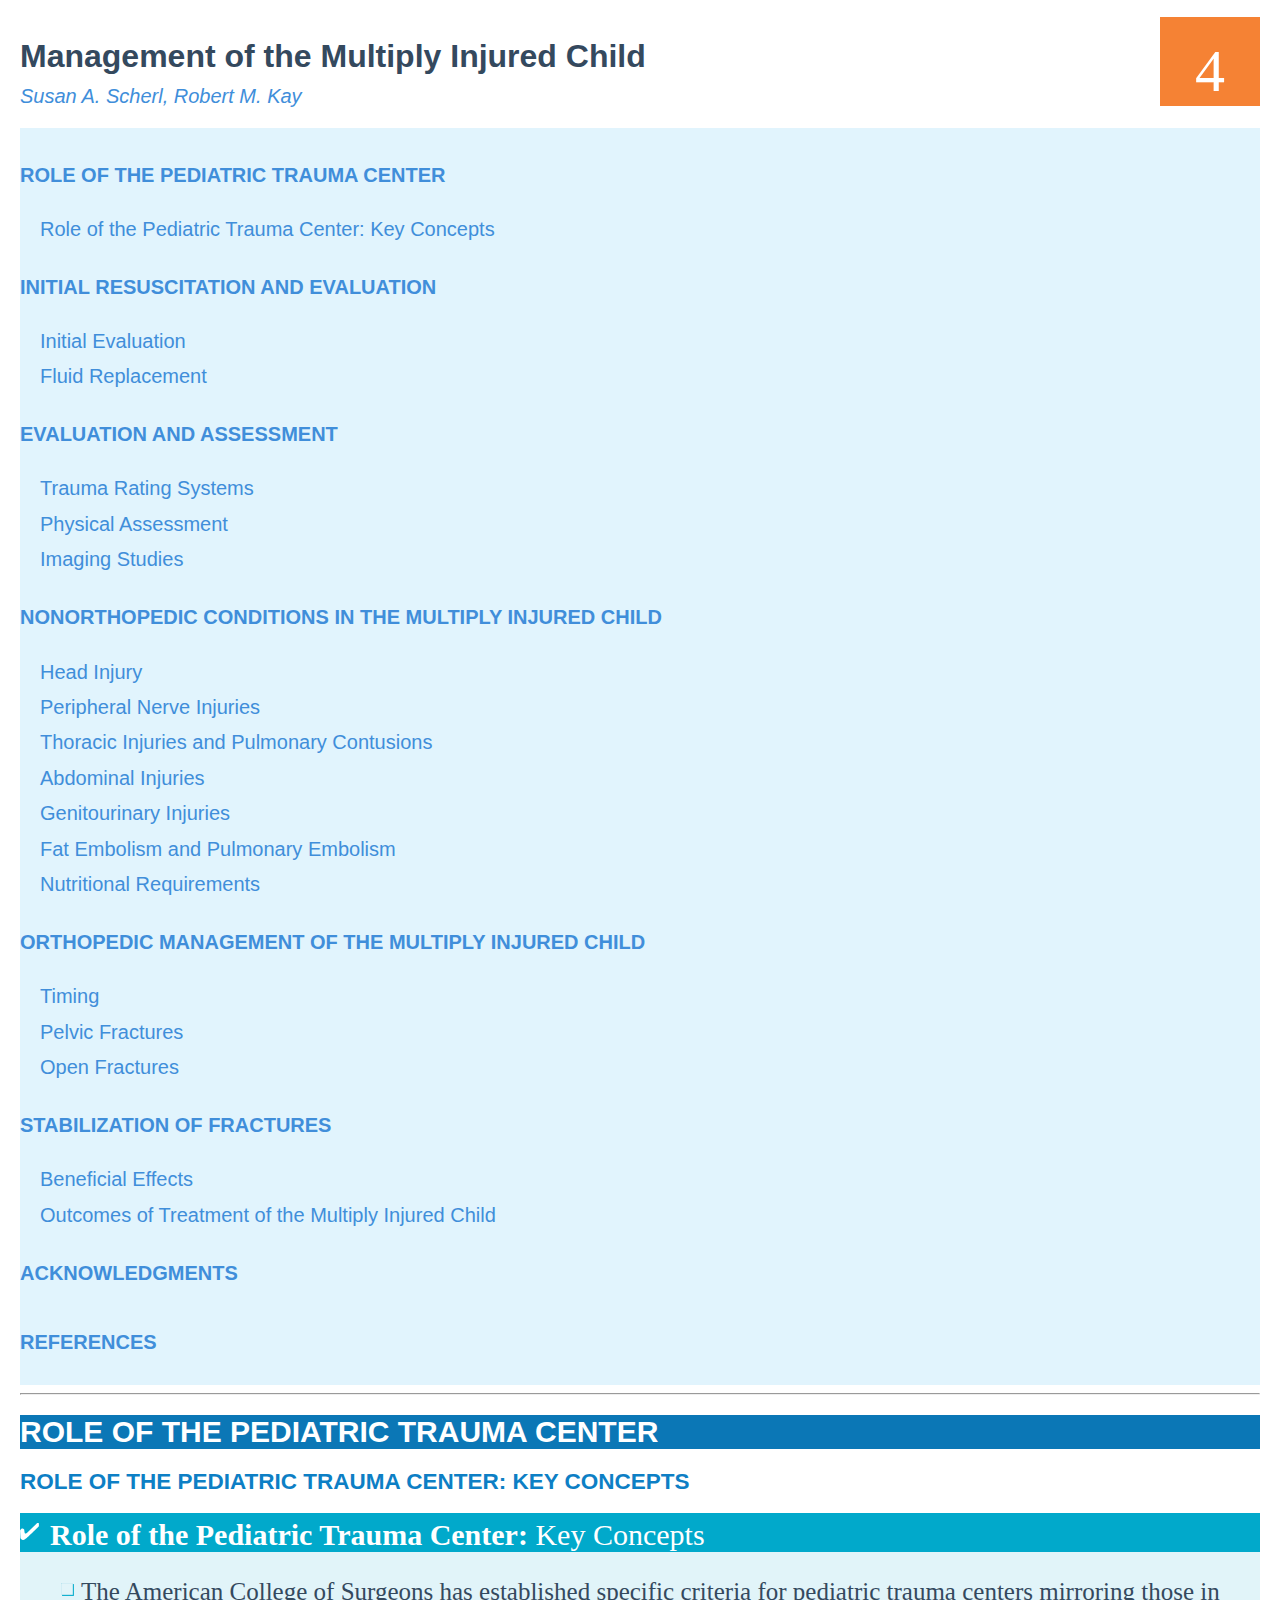
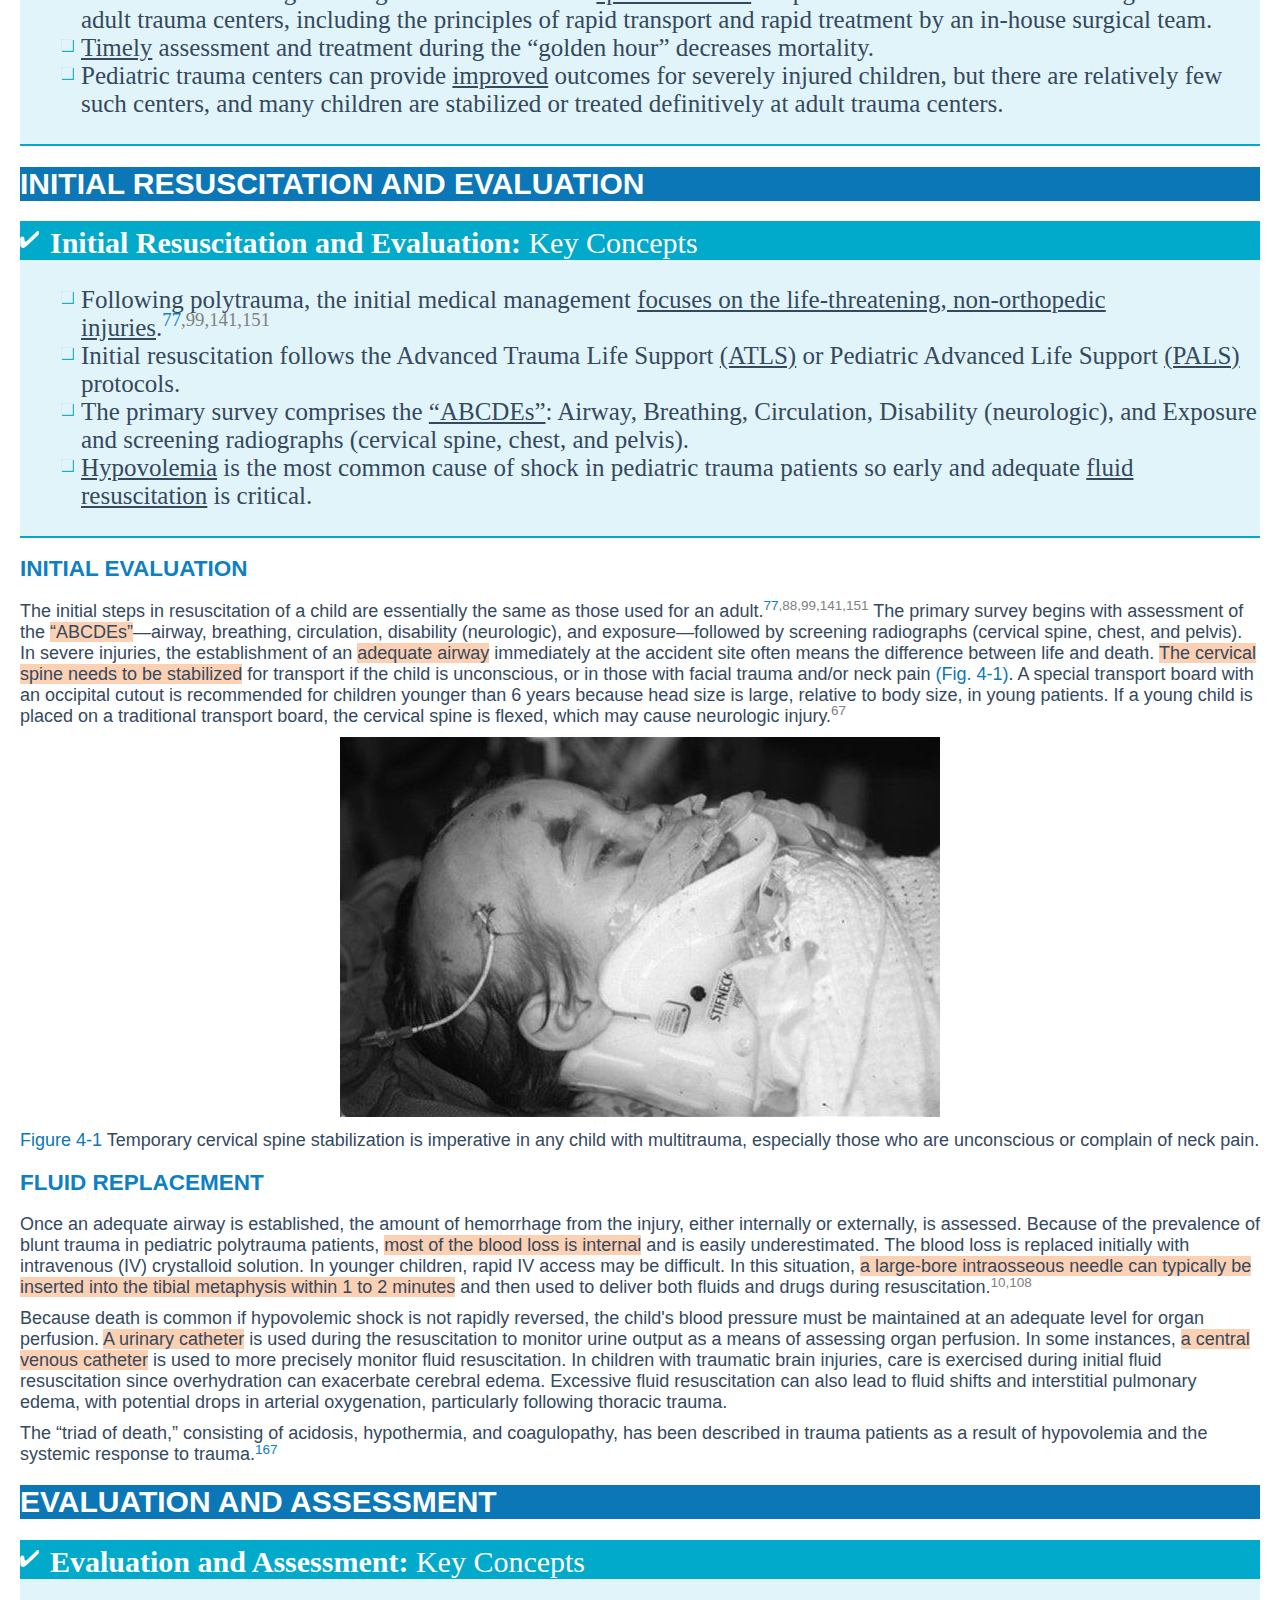
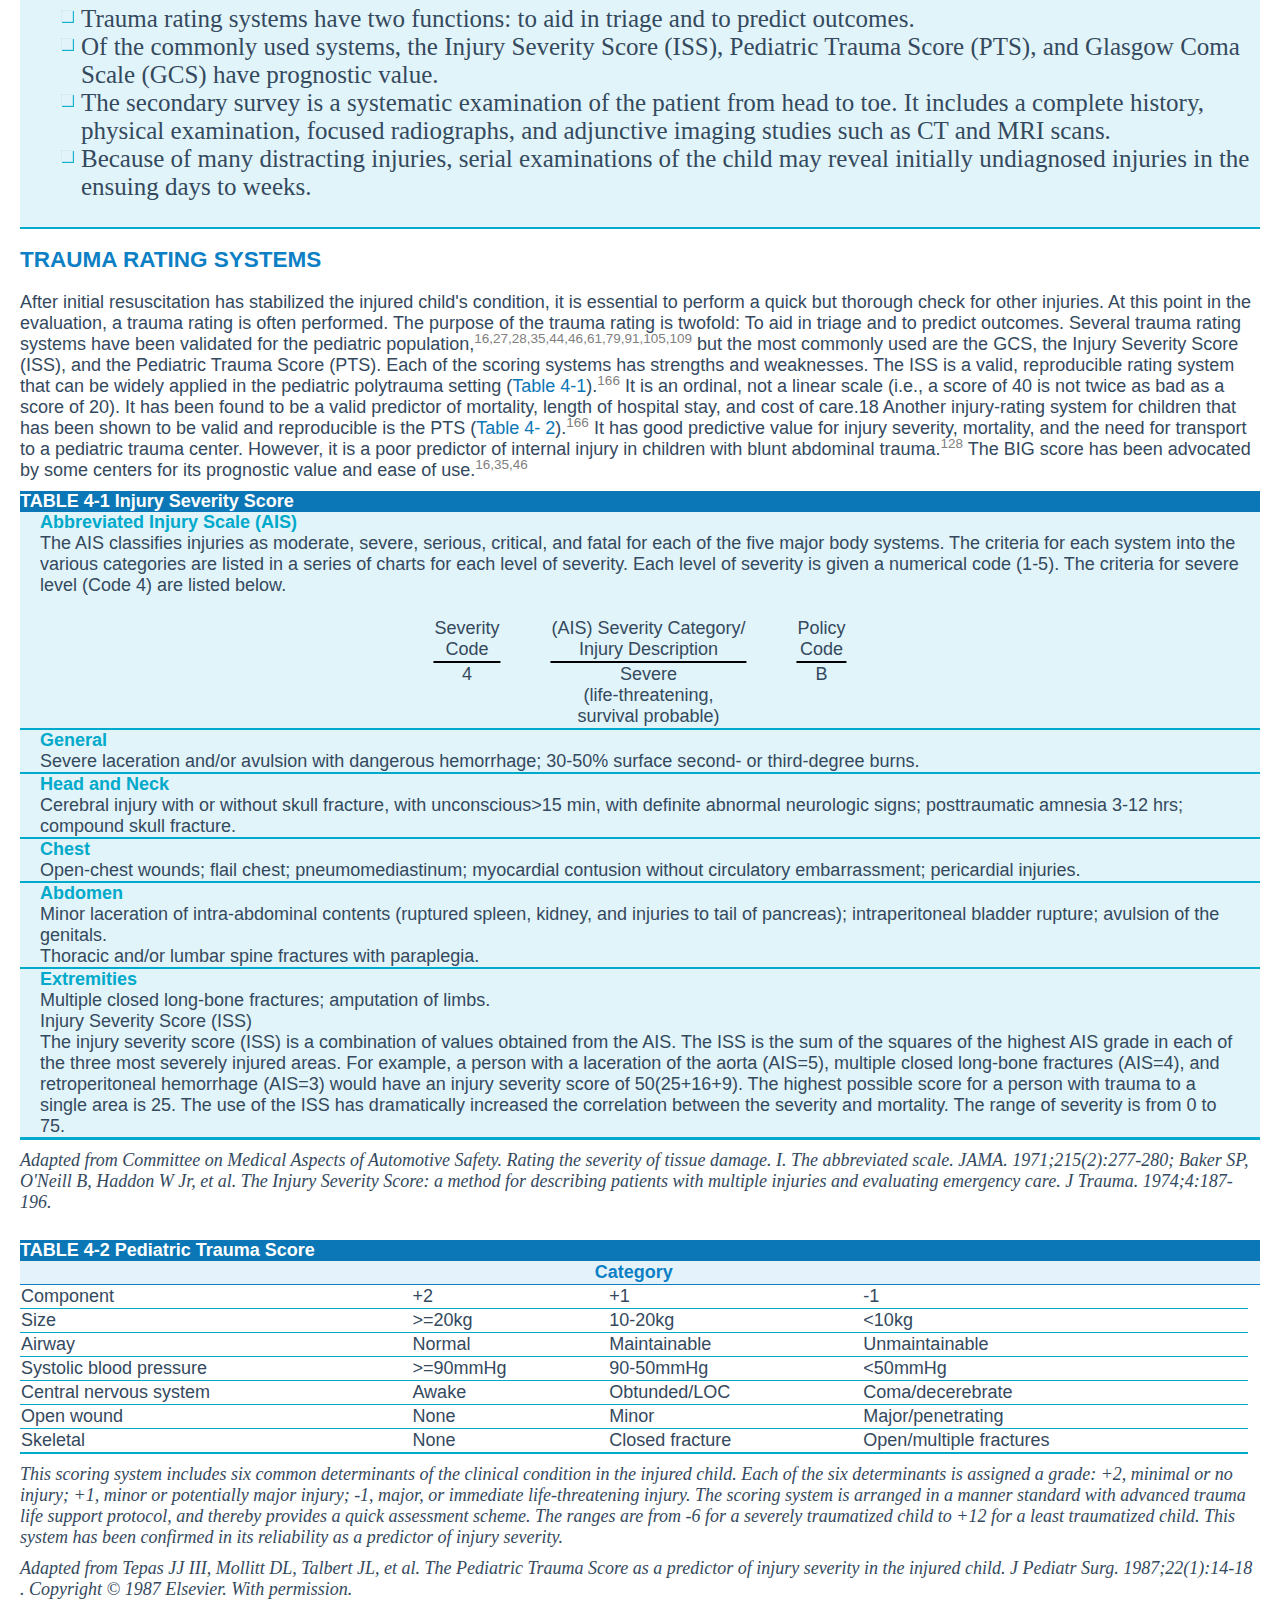
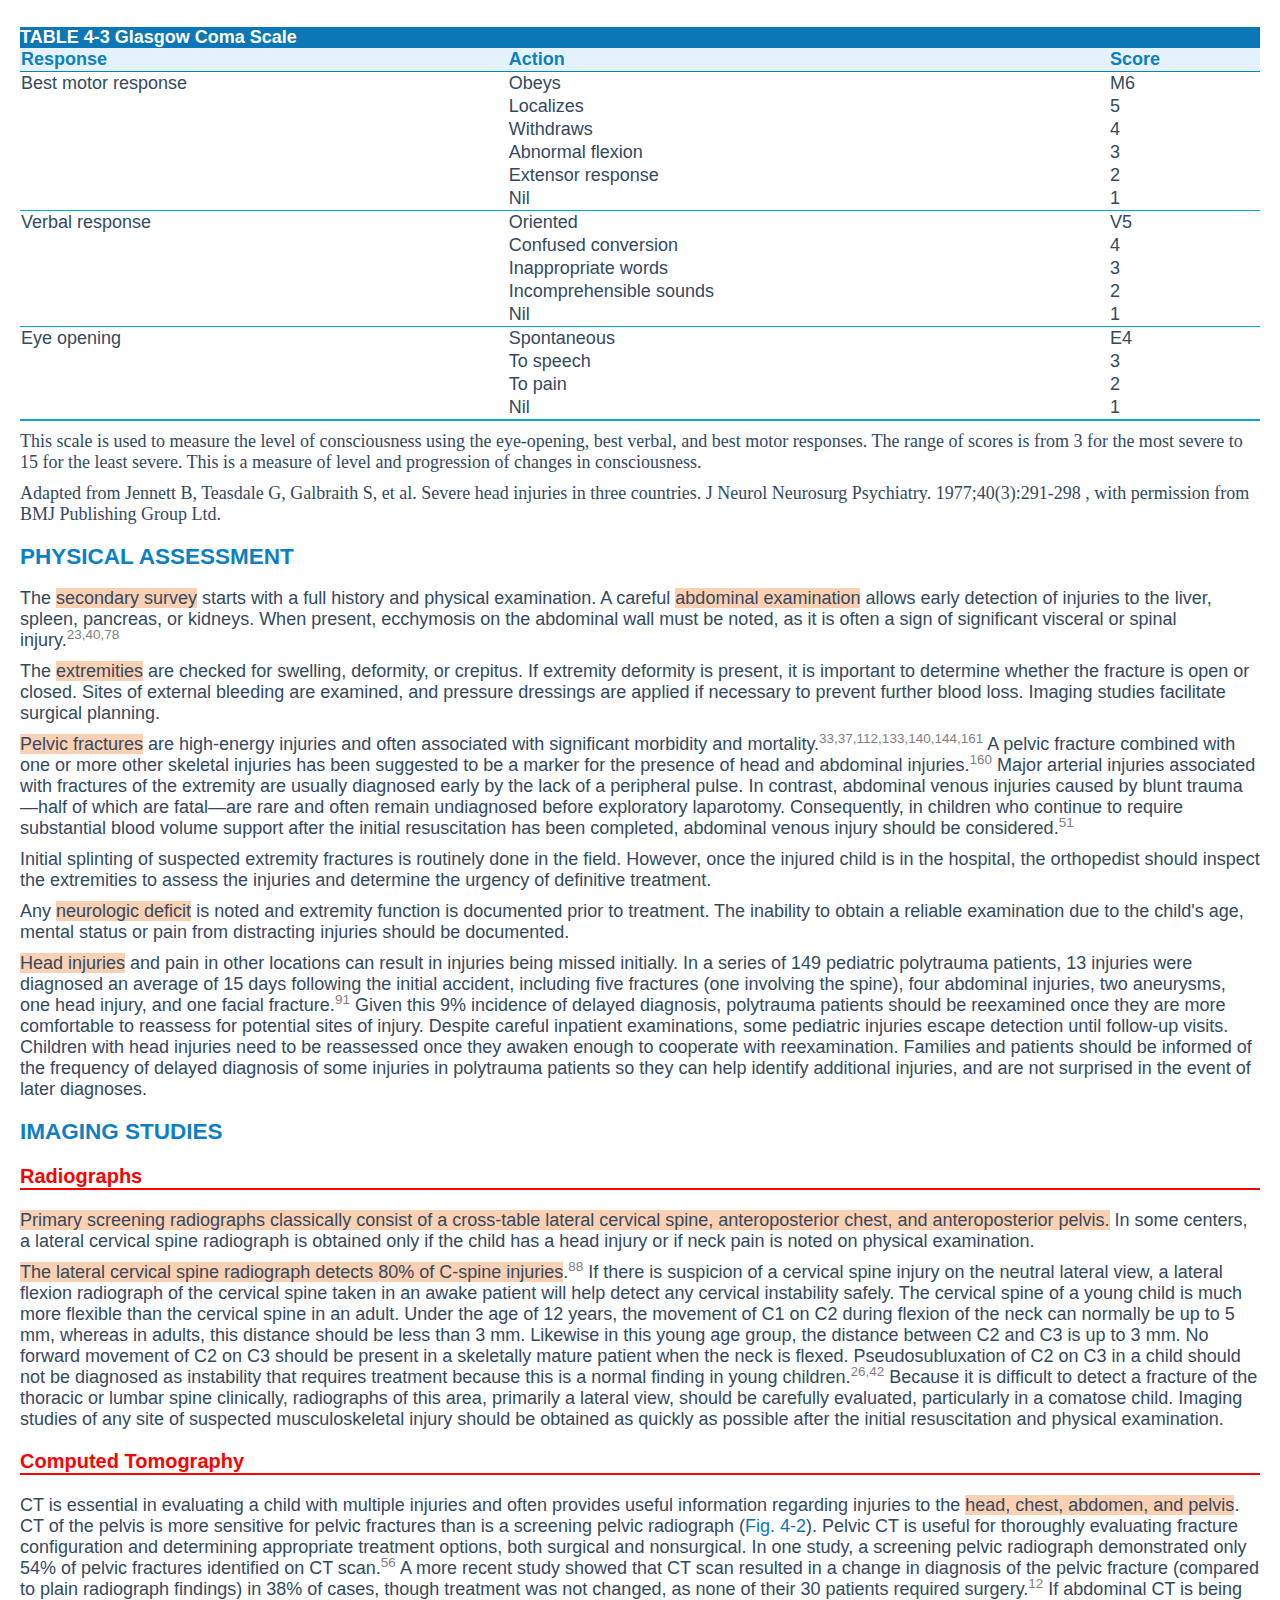
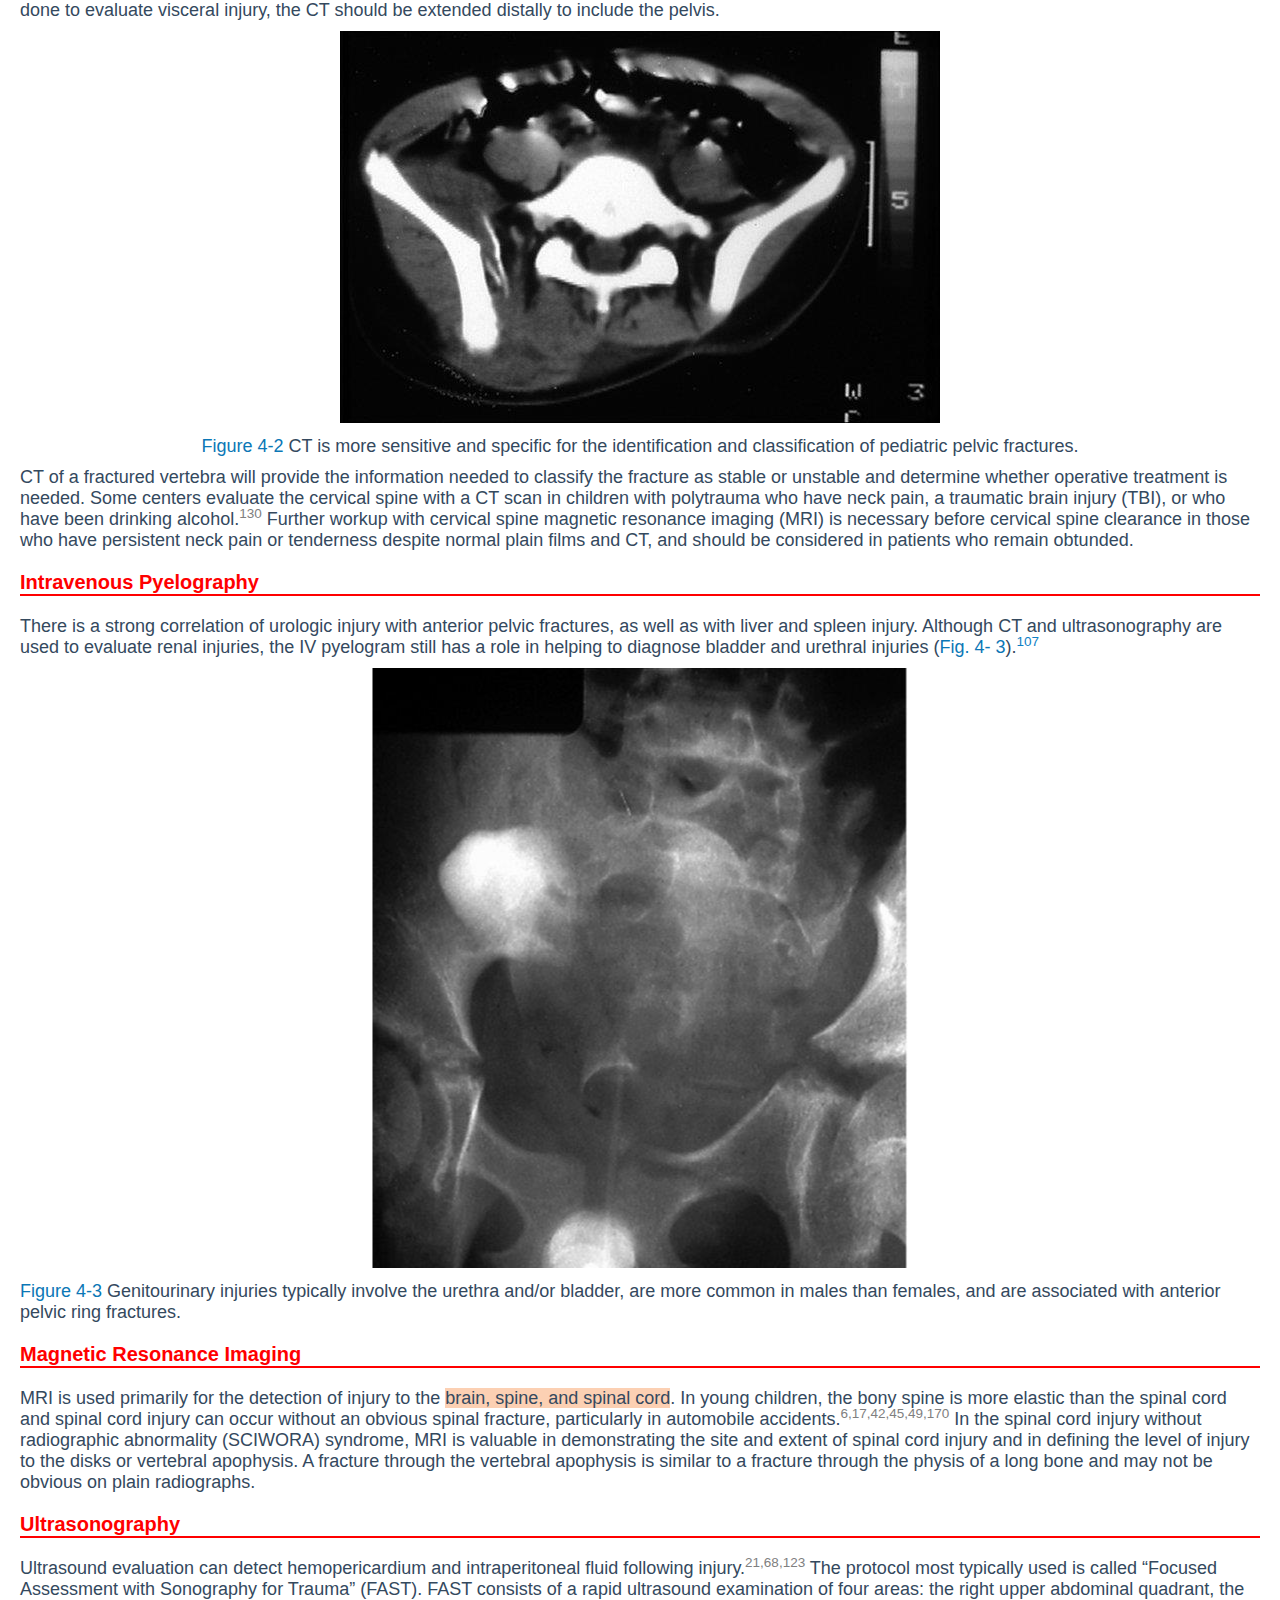
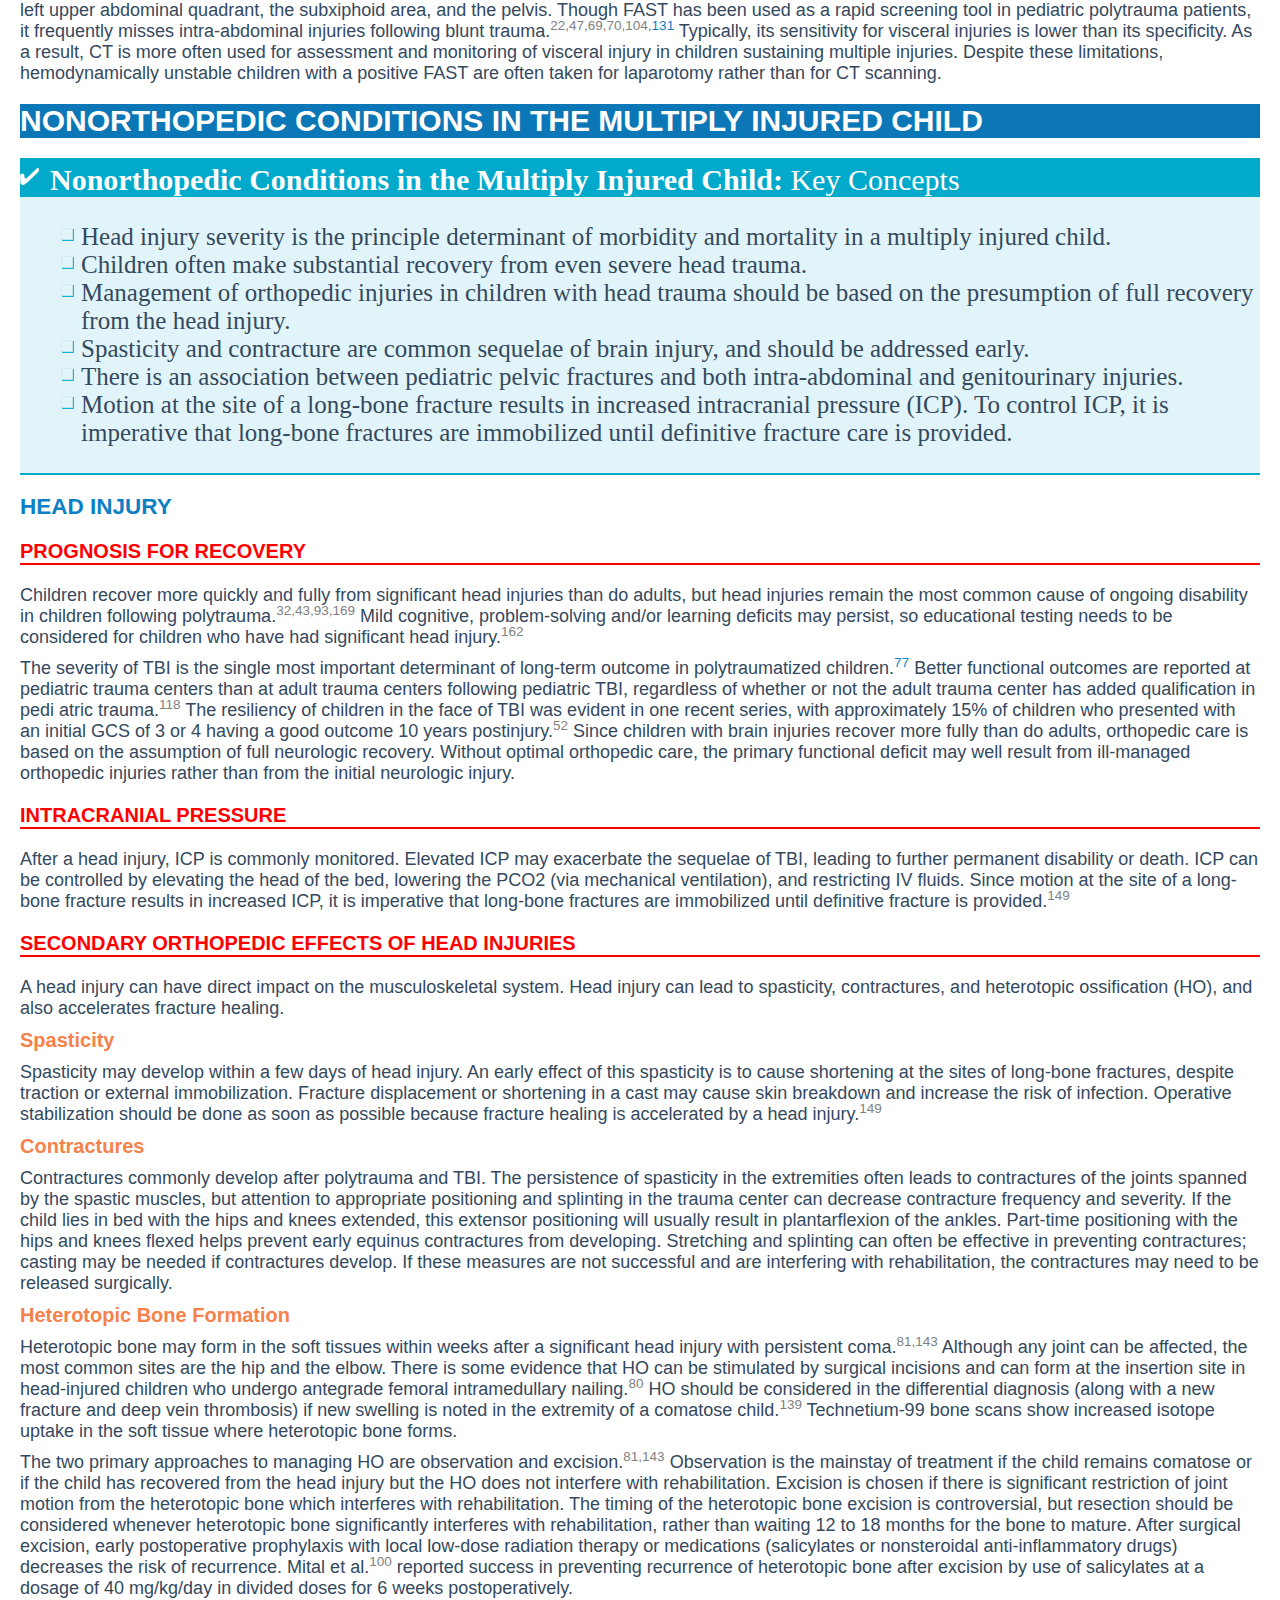
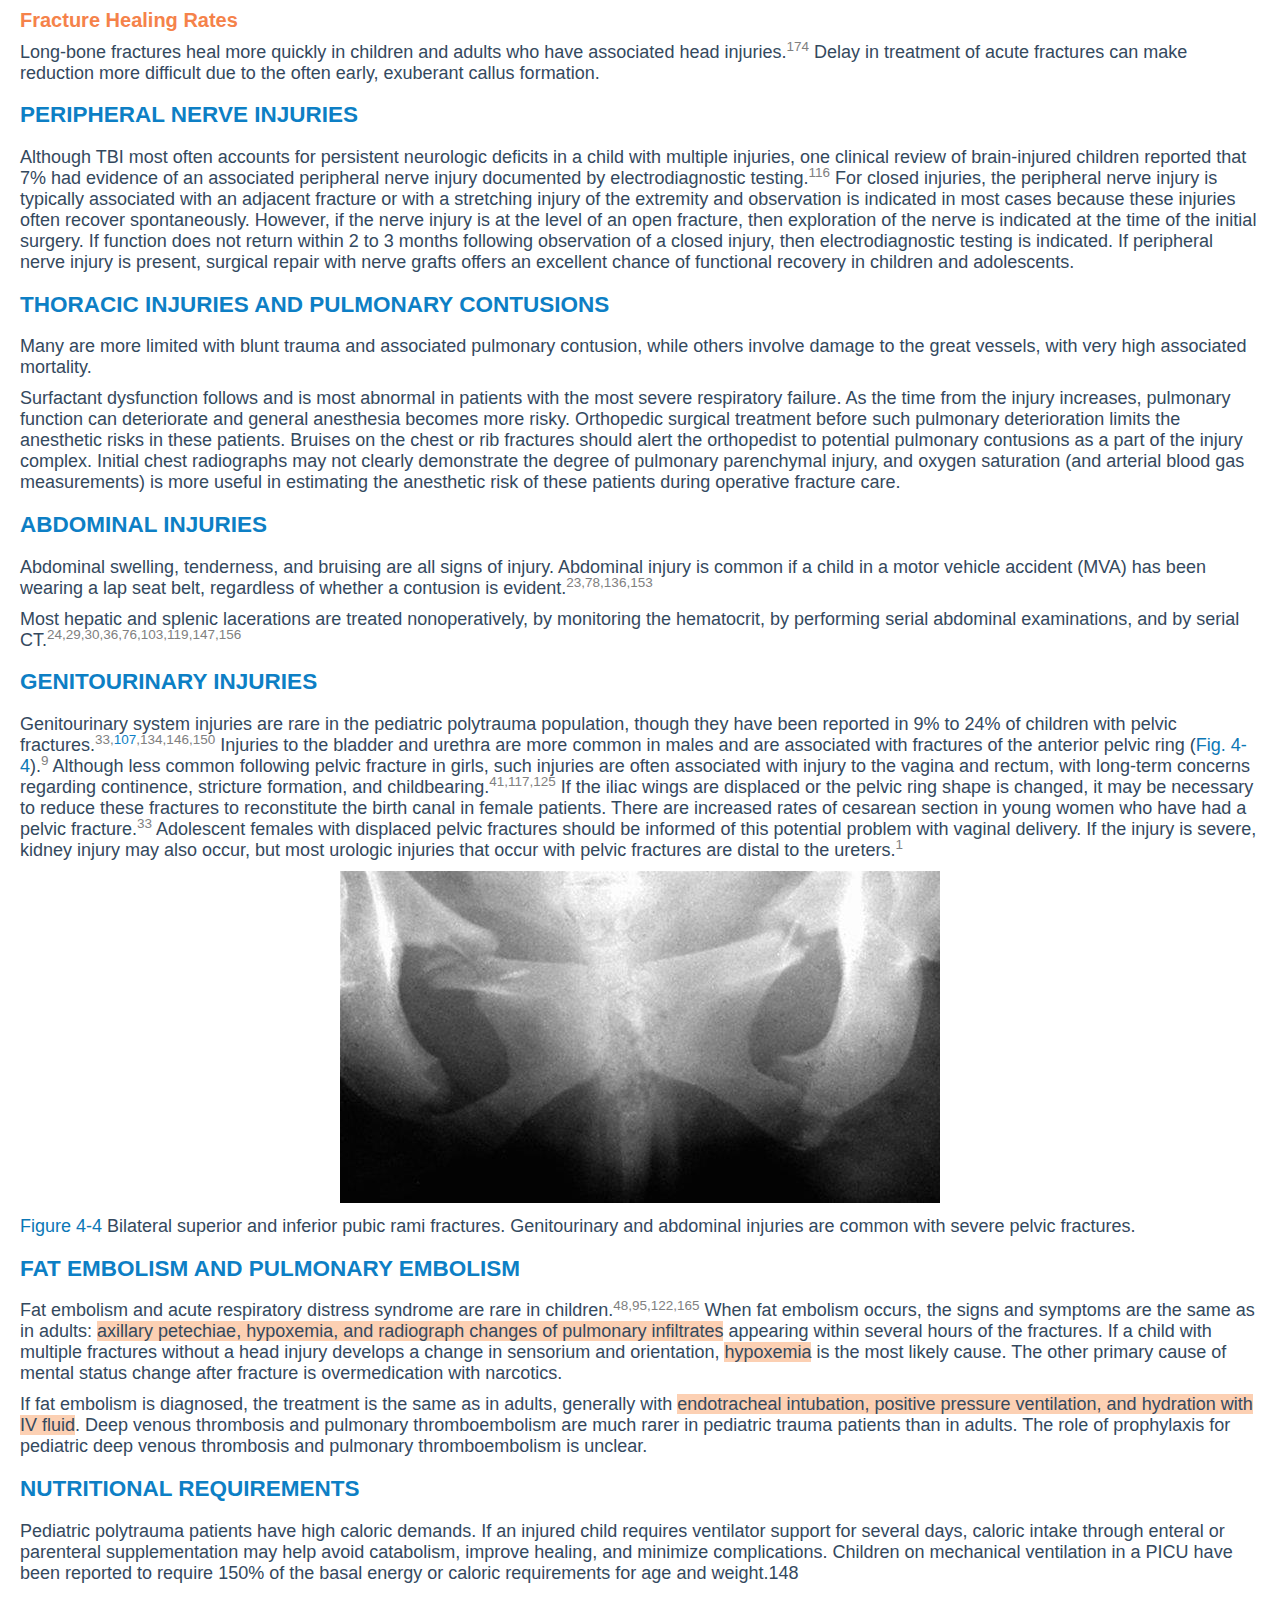
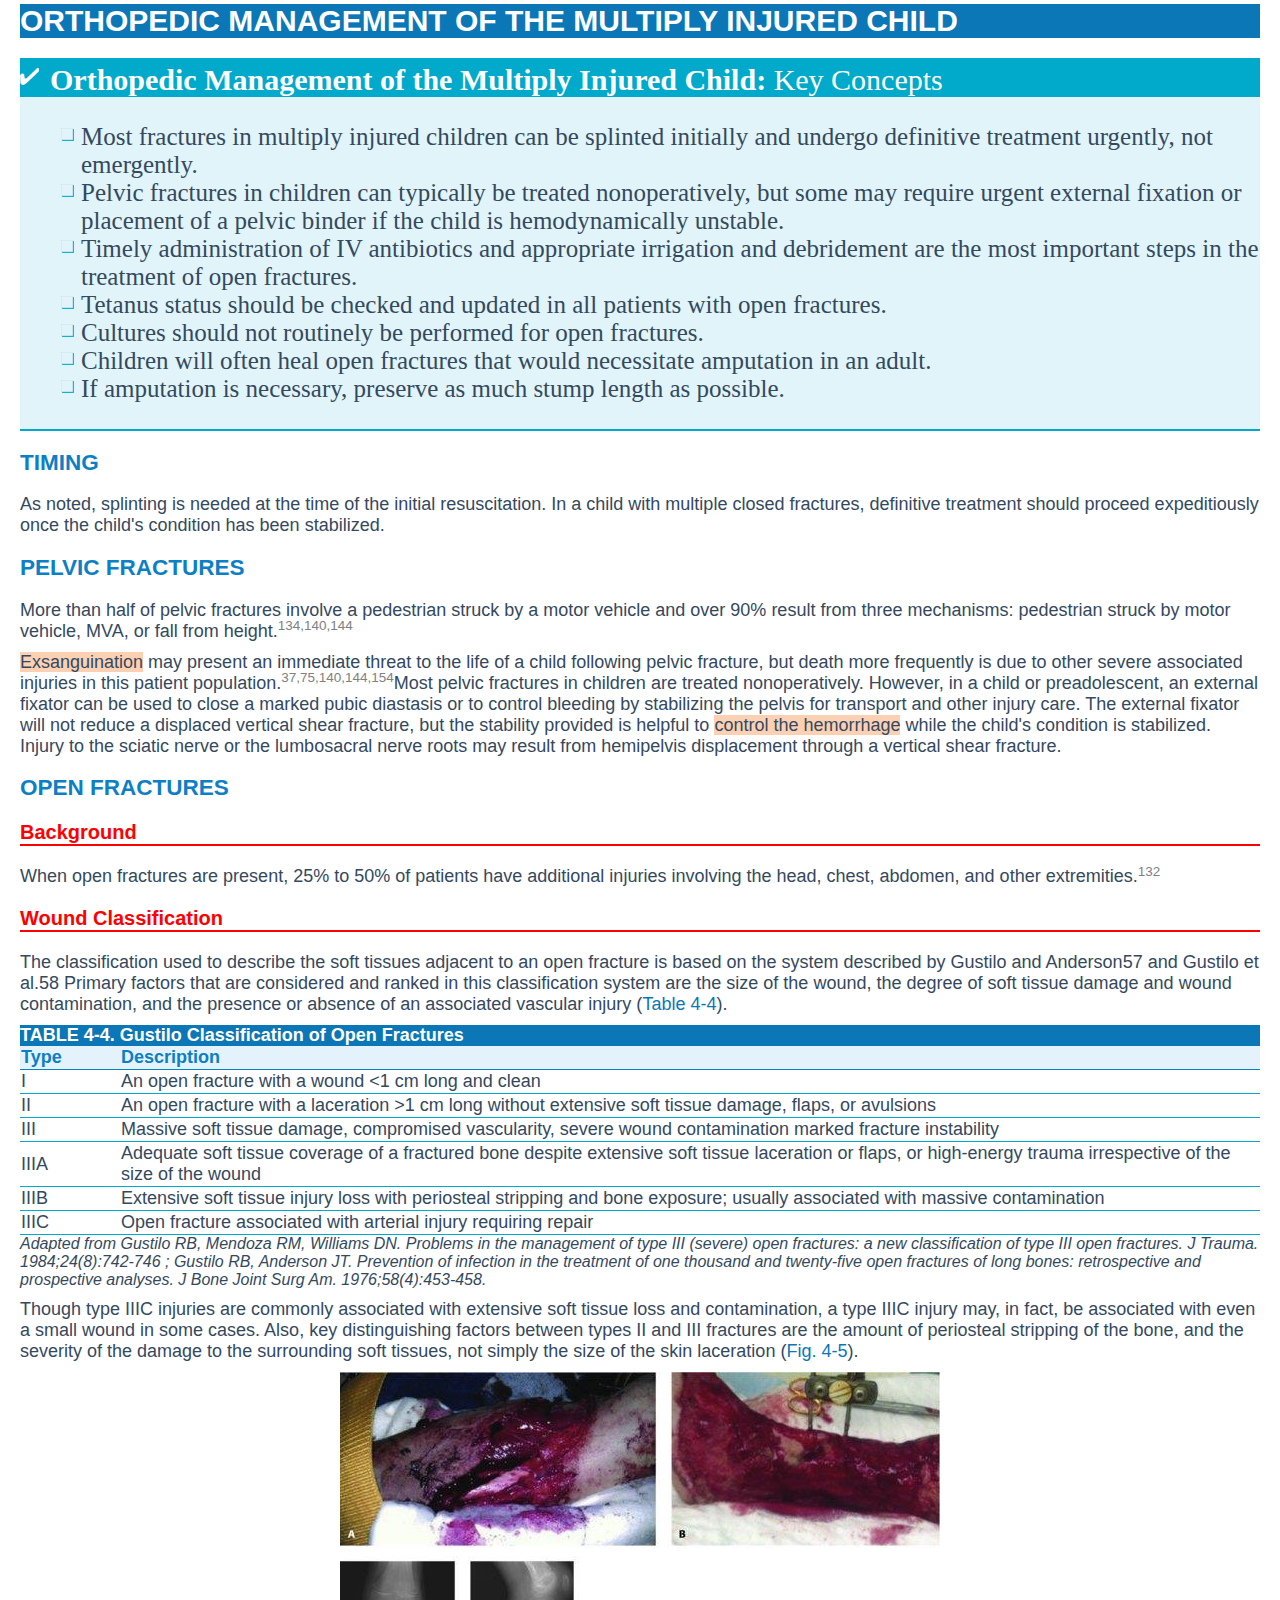
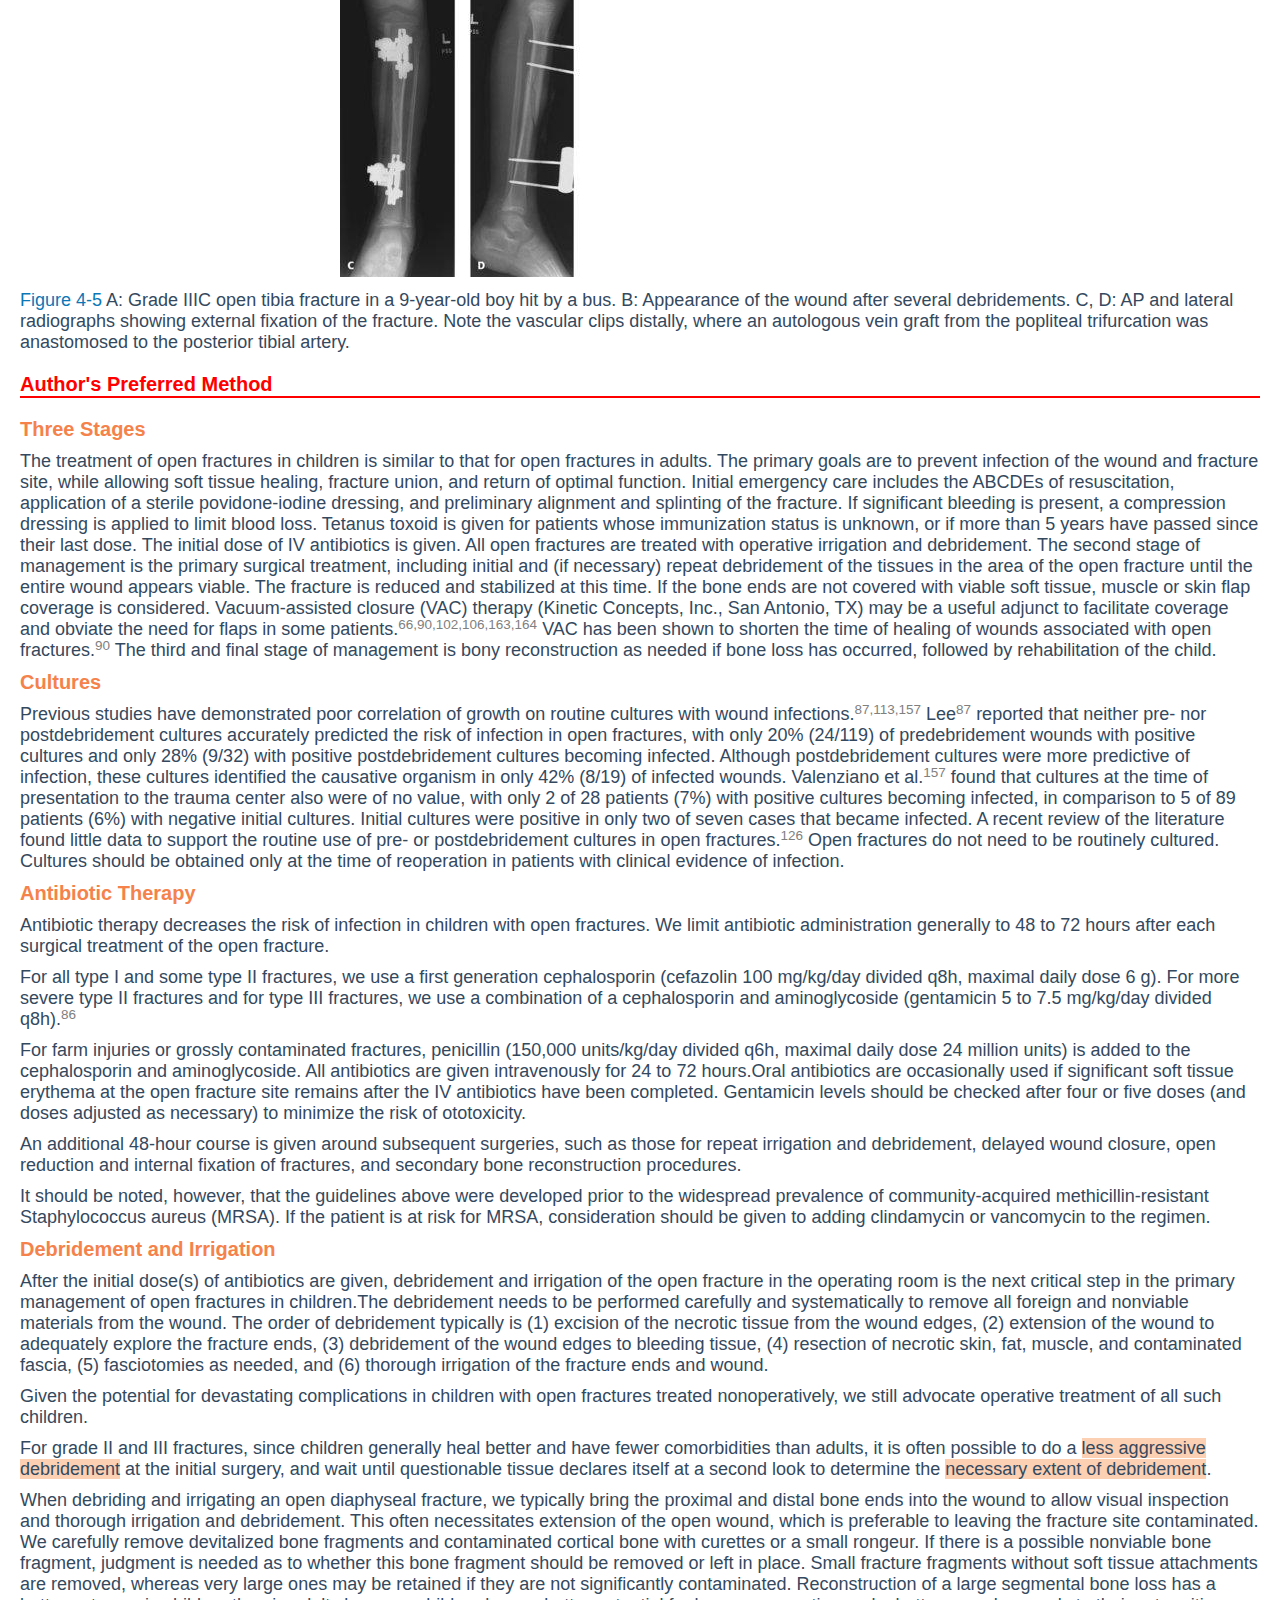
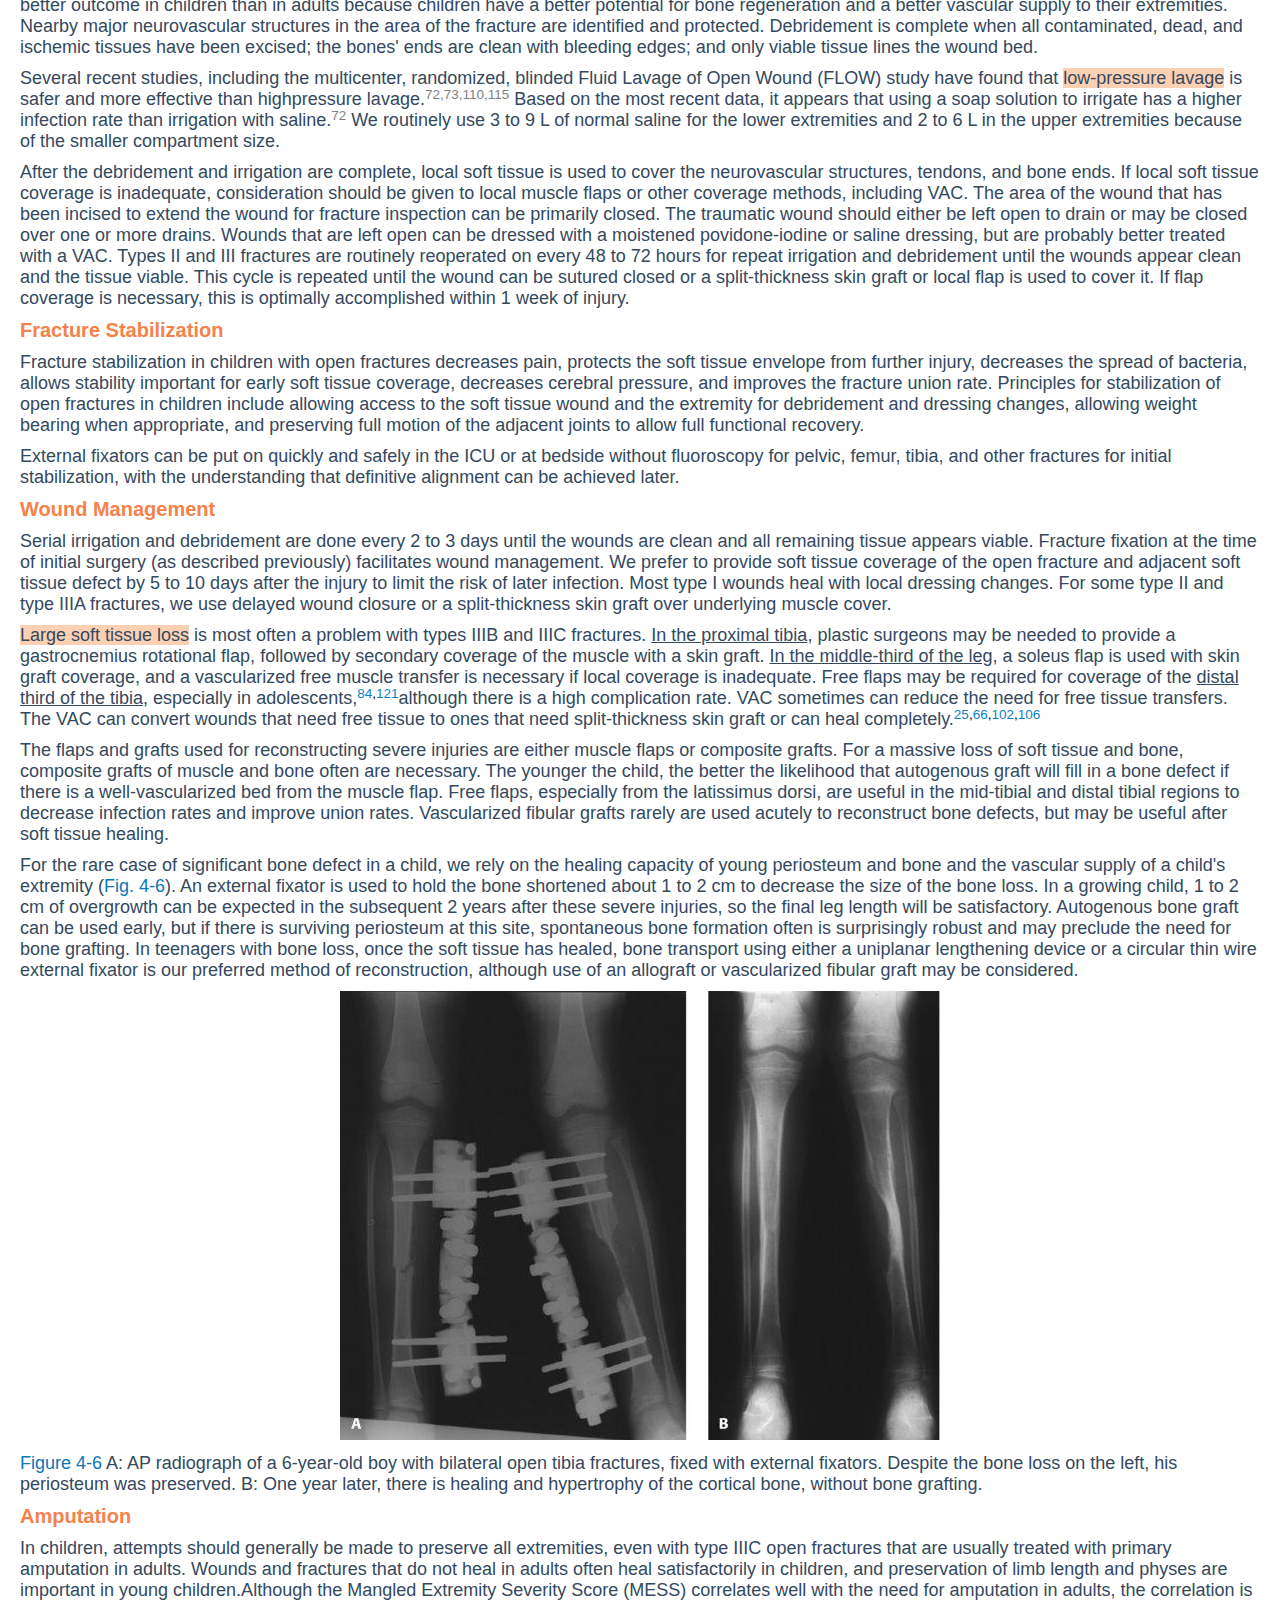
<file: Chapter 4 Management of the Multiply Injured Child.html>
<!DOCTYPE html>
<html lang="en">
<head>
    <meta charset="UTF-8">
    <meta http-equiv="X-UA-Compatible" content="IE=edge,chrome=1">
    <meta name="viewport" content="width=device-width, initial-scale=1.0">
    <title>Rockwood and Wilkins' Fractures in Children</title>
    <link rel="stylesheet" href="css/chapter.css">
    <script src="./js/index.js"></script>
    <style>
        @media print {#ghostery-tracker-tally {display:none !important}}
    </style>

</head>
<body>
    <img class="scroll-top" src="images/ic_fluent_arrow_circle_up_24_filled.svg" style="position:fixed;bottom: 60px; right: 20px;z-index: 35;cursor: pointer;">
    <section class="content">
        <br/>
        <div style="font-size: 60px;font-family:'Microsoft Himalaya';background-color:#f58234;color:white;width:100px;text-align: center;padding-top: 20px;float:right;margin-right: 20px;">4</div>
        <h1 style="margin-left: 20px;margin-bottom:10px;font-size:xx-large;">Management of the Multiply Injured Child</h1>
        <i style="margin-left:20px;color:#408eda;font-size:20px;">Susan A. Scherl, Robert M. Kay</i>
        <div class="table_of_contents">
            <h1><a href="#4.1">ROLE OF THE PEDIATRIC TRAUMA CENTER</a></h1>
                <h2><a href="#4.1.1">Role of the Pediatric Trauma Center: Key Concepts</a></h2>
            <h1><a href="#4.2">INITIAL RESUSCITATION AND EVALUATION</a></h1>
                <h2><a href="#4.2.1">Initial Evaluation</a></h2>
                <h2><a href="#4.2.2">Fluid Replacement</a></h2>
            <h1><a href="#4.3">EVALUATION AND ASSESSMENT</a></h1>
                <h2><a href="#4.3.1">Trauma Rating Systems</a></h2>
                <h2><a href="#4.3.2">Physical Assessment</a></h2>
                <h2><a href="#4.3.3">Imaging Studies</a></h2>
            <h1><a href="#4.4">NONORTHOPEDIC CONDITIONS IN THE MULTIPLY INJURED CHILD</a></h1>
                <h2><a href="#4.4.1">Head Injury</a></h2>
                <h2><a href="#4.4.2">Peripheral Nerve Injuries</a></h2>
                <h2><a href="#4.4.3">Thoracic Injuries and Pulmonary Contusions</a></h2>
                <h2><a href="#4.4.4">Abdominal Injuries</a></h2>
                <h2><a href="#4.4.5">Genitourinary Injuries</a></h2>
                <h2><a href="#4.4.6">Fat Embolism and Pulmonary Embolism</a></h2>
                <h2><a href="#4.4.7">Nutritional Requirements</a></h2>
            <h1><a href="#4.5">ORTHOPEDIC MANAGEMENT OF THE MULTIPLY INJURED CHILD</a></h1>
                <h2><a href="#4.5.1">Timing</a></h2>
                <h2><a href="#4.5.2">Pelvic Fractures</a></h2>
                <h2><a href="#4.5.3">Open Fractures</a></h2>
            <h1><a href="#4.6">STABILIZATION OF FRACTURES</a></h1>
                <h2><a href="#4.6.1">Beneficial Effects</a></h2>
                <h2><a href="#4.6.2">Outcomes of Treatment of the Multiply Injured Child</h2>
            <h1><a href="#4.7">ACKNOWLEDGMENTS</a></h1>
            <h1><a href="#4.8">REFERENCES</a></h1>
            
        </div>
        <hr style="margin:7.5px 20px 7.5px;">
        <article id="main">
            <h1 id="4.1">ROLE OF THE PEDIATRIC TRAUMA CENTER</h1>
                <h2 id="4.1.1">ROLE OF THE PEDIATRIC TRAUMA CENTER: KEY CONCEPTS</h2>
                <table class="take-home-message">
                    <caption><li>Role of the Pediatric Trauma Center: <span style="font-weight:100;">Key Concepts</span></li></caption>
                    <td>
                        <ul style="width:100%;">
                            <li>The American College of Surgeons has established <u>specific criteria</u> for pediatric trauma
                                centers mirroring those in adult trauma centers, including the principles of rapid transport
                                and rapid treatment by an in-house surgical team.</li>
                            <li><u>Timely</u> assessment and treatment during the “golden hour” decreases mortality.</li>
                            <li>Pediatric trauma centers can provide <u>improved</u> outcomes for severely injured children,
                                but there are relatively few such centers, and many children are stabilized or treated
                                definitively at adult trauma centers.</li>
                        </ul>
                    </td>
                </table>
                
            <h1 id="4.2">INITIAL RESUSCITATION AND EVALUATION</h1>
                <table class="take-home-message">
                    <caption><li>Initial Resuscitation and Evaluation: <span style="font-weight:100;">Key Concepts</span></li></caption>
                    <td>
                        <ul>
                            <li>Following polytrauma, the initial medical management <u>focuses on the life-threatening,
                                non-orthopedic injuries</u>.<sup class="reference" data-src="4_77.pdf">77</sup><sup>,99,141,151</sup></li>
                            <li>Initial resuscitation follows the Advanced Trauma Life Support <u>(ATLS)</u> or Pediatric
                                Advanced Life Support <u>(PALS)</u> protocols.</li>
                            <li>The primary survey comprises the <u>“ABCDEs”</u>: Airway, Breathing, Circulation,
                                Disability (neurologic), and Exposure and screening radiographs (cervical spine, chest, and
                                pelvis).</li>
                            <li><u>Hypovolemia</u> is the most common cause of shock in pediatric trauma patients so early
                                and adequate <u>fluid resuscitation</u> is critical.</li>
                        </ul>
                    </td>
                </table>
                <h2 id="4.2.1">INITIAL EVALUATION</h2>
                    <p>The initial steps in resuscitation of a child are essentially the same as those used for an
                        adult.<sup class="reference" data-src="4_77.pdf">77</sup><sup>,88,99,141,151</sup> The primary survey begins with assessment of the <span class="emphasize_1">“ABCDEs”</span>—airway,
                        breathing, circulation, disability (neurologic), and exposure—followed by screening
                        radiographs (cervical spine, chest, and pelvis). In severe injuries, the establishment of an
                        <span class="emphasize_1">adequate airway</span> immediately at the accident site often means the difference between life and
                        death. <span class="emphasize_1">The cervical spine needs to be stabilized</span> for transport if the child is unconscious, or in
                        those with facial trauma and/or neck pain <span class="figure_num">(Fig. 4-1)</span>. A special transport board with an
                        occipital cutout is recommended for children younger than 6 years because head size is large,
                        relative to body size, in young patients. If a young child is placed on a traditional transport
                        board, the cervical spine is flexed, which may cause neurologic injury.<sup>67</sup></p>
                        <img src="./images/Figure 4-1.jpg" style="position: relative;left:50%;transform: translate(-50%);">
                        <p><span class="figure_num">Figure 4-1</span> Temporary cervical spine stabilization is imperative in any child with
                            multitrauma, especially those who are unconscious or complain of neck pain.</p>
                <h2 id="4.2.2">FLUID REPLACEMENT</h2>
                    <p>Once an adequate airway is established, the amount of hemorrhage from the injury, either
                        internally or externally, is assessed. Because of the prevalence of blunt trauma in pediatric
                        polytrauma patients, <span class="emphasize_1">most of the blood loss is internal</span> and is easily underestimated. The
                        blood loss is replaced initially with intravenous (IV) crystalloid solution. In younger
                        children, rapid IV access may be difficult. In this situation, <span class="emphasize_1">a large-bore intraosseous needle
                        can typically be inserted into the tibial metaphysis within 1 to 2 minutes</span> and then used to
                        deliver both fluids and drugs during resuscitation.<sup>10,108</sup></p>
                    <p>Because death is common if hypovolemic shock is not rapidly reversed, the child's blood
                        pressure must be maintained at an adequate level for organ perfusion. <span class="emphasize_1">A urinary catheter</span> is
                        used during the resuscitation to monitor urine output as a means of assessing organ
                        perfusion. In some instances, <span class="emphasize_1">a central venous catheter</span> is used to more precisely monitor
                        fluid resuscitation. In children with traumatic brain injuries, care is exercised during initial
                        fluid resuscitation since overhydration can exacerbate cerebral edema. Excessive fluid
                        resuscitation can also lead to fluid shifts and interstitial pulmonary edema, with potential
                        drops in arterial oxygenation, particularly following thoracic trauma.</p>
                    <p>The <span class="underline_2">“triad of death,” consisting of acidosis, hypothermia, and coagulopathy</span>, has been
                        described in trauma patients as a result of hypovolemia and the systemic response to
                        trauma.<sup class="reference" data-src="4_167.pdf">167</sup></p>
            
            <h1 id="4.3">EVALUATION AND ASSESSMENT</h1>
                <table class="take-home-message">
                    <caption><li>Evaluation and Assessment: <span style="font-weight:100;">Key Concepts</span></li></caption>
                    <td>
                        <ul>
                            <li>Trauma rating systems have two functions: to aid in triage and to predict outcomes.</li>
                            <li>Of the commonly used systems, the Injury Severity Score (ISS), Pediatric Trauma Score
                                (PTS), and Glasgow Coma Scale (GCS) have prognostic value.</li>
                            <li>The secondary survey is a systematic examination of the patient from head to toe. It
                                includes a complete history, physical examination, focused radiographs, and adjunctive
                                imaging studies such as CT and MRI scans.</li>
                            <li>Because of many distracting injuries, serial examinations of the child may reveal
                                initially undiagnosed injuries in the ensuing days to weeks.</li>
                        </ul>
                    </td>
                </table>
                <h2 id="4.3.1">TRAUMA RATING SYSTEMS</h2>
                    <p>After initial resuscitation has stabilized the injured child's condition, it is essential to perform
                        a quick but thorough check for other injuries. At this point in the evaluation, a trauma rating
                        is often performed. The purpose of the trauma rating is twofold: To aid in triage and to
                        predict outcomes. Several trauma rating systems have been validated for the pediatric
                        population,<sup>16,27,28,35,44,46,61,79,91,105,109</sup> but the most commonly used are the GCS, the Injury
                        Severity Score (ISS), and the Pediatric Trauma Score (PTS). Each of the scoring systems has
                        strengths and weaknesses. The ISS is a valid, reproducible rating system that can be widely
                        applied in the pediatric polytrauma setting (<span class="figure_num">Table 4-1</span>).<sup>166</sup> It is an ordinal, not a linear scale
                        (i.e., a score of 40 is not twice as bad as a score of 20). It has been found to be a valid
                        predictor of mortality, length of hospital stay, and cost of care.18 Another injury-rating
                        system for children that has been shown to be valid and reproducible is the PTS (<span class="figure_num">Table 4-
                        2</span>).<sup>166</sup> It has good predictive value for injury severity, mortality, and the need for transport to
                        a pediatric trauma center. However, it is a poor predictor of internal injury in children with
                        blunt abdominal trauma.<sup>128</sup> The BIG score has been advocated by some centers for its
                        prognostic value and ease of use.<sup>16,35,46</sup></p>
                    <table style="background-color: #e1f4f9;">
                        <caption>TABLE 4-1 Injury Severity Score</caption>
                        <tr><td style="border-bottom:2px solid; border-color:#01a9cb;padding:0px 20px;"><span style="font-weight: bold;color:#01a9cb">Abbreviated Injury Scale (AIS)</span><br>
                        The AIS classifies injuries as moderate, severe, serious, critical, and fatal for each of the five major body systems. The criteria for each system into the various categories are listed in a series of charts for each level of severity. Each level of severity is given a numerical code (1-5). The criteria for severe level (Code 4) are listed below.<br>
                        <br>
                        <table style="border-spacing: 50px 0px;position: relative;left:50%;transform: translate(-50%);">
                            <tr><td style="text-align: center;border-bottom: 2px solid black;">Severity<br> Code</td><td style="text-align: center;border-bottom: 2px solid black;">(AIS) Severity Category/<br>Injury Description</td><td style="text-align: center;border-bottom: 2px solid black;">Policy<br>Code</td></tr>
                            <tr><td style="border-bottom: 0px;text-align: center;vertical-align: text-top;">4</td><td style="border-bottom: 0px;text-align: center;">Severe<br>(life-threatening,<br>survival probable)</td><td style="border-bottom: 0px;text-align: center;vertical-align: text-top;">B</td></tr>
                        </table>
                        </td></tr>
                        <tr><td style="border-bottom:2px solid; border-color:#01a9cb;padding:0px 20px;"><span style="font-weight: bold;color:#01a9cb">General</span><br>Severe laceration and/or avulsion with dangerous hemorrhage; 30-50% surface second- or third-degree burns.</td></tr>
                        <tr><td style="border-bottom:2px solid; border-color:#01a9cb;padding:0px 20px;"><span style="font-weight: bold;color:#01a9cb">Head and Neck</span><br>Cerebral injury with or without skull fracture, with unconscious>15 min, with definite abnormal neurologic signs; posttraumatic amnesia 3-12 hrs; compound skull fracture.</td></tr>
                        <tr><td style="border-bottom:2px solid; border-color:#01a9cb;padding:0px 20px;"><span style="font-weight: bold;color:#01a9cb">Chest</span><br>Open-chest wounds; flail chest; pneumomediastinum; myocardial contusion without circulatory embarrassment; pericardial injuries.</td></tr>
                        <tr><td style="border-bottom:2px solid; border-color:#01a9cb;padding:0px 20px;"><span style="font-weight: bold;color:#01a9cb">Abdomen</span><br>Minor laceration of intra-abdominal contents (ruptured spleen, kidney, and injuries to tail of pancreas); intraperitoneal bladder rupture; avulsion of the genitals.<br>Thoracic and/or lumbar spine fractures with paraplegia.</td></tr>
                        <tr><td style="border-bottom:3px solid; border-color:#01a9cb;padding:0px 20px;"><span style="font-weight: bold;color:#01a9cb">Extremities</span><br>Multiple closed long-bone fractures; amputation of limbs.<br>
                        Injury Severity Score (ISS)<br>
                        The injury severity score (ISS) is a combination of values obtained from the AIS. 
                        The ISS is the sum of the squares of the highest AIS grade in each of the three most severely injured areas. 
                        For example, a person with a laceration of the aorta (AIS=5), 
                        multiple closed long-bone fractures (AIS=4), and retroperitoneal hemorrhage (AIS=3) 
                        would have an injury severity score of 50(25+16+9). 
                        The highest possible score for a person with trauma to a single area is 25. 
                        The use of the ISS has dramatically increased the correlation between the severity 
                        and mortality. The range of severity is from 0 to 75.</td></tr>
                    </table>
                    <p style="font-family: 'Microsoft Himalaya';"><i>Adapted from Committee on Medical Aspects of Automotive Safety. Rating the severity of tissue damage.
                        I. The abbreviated scale. JAMA. 1971;215(2):277-280; Baker SP, O'Neill B, Haddon W Jr, et al. The Injury Severity Score: a method for describing patients with multiple injuries and evaluating emergency care. J Trauma. 1974;4:187-196.
                    </i></p>
                    <br>
                    <table style="width: 100%;">
                        <caption>TABLE 4-2 Pediatric Trauma Score</caption>
                        <tr><th colspan="4" style="text-align: center;">Category</th><th></th>
                        <th></th>
                        <th></th></tr>
                        <tr><td>Component</td><td>+2</td><td>+1</td><td>-1</td></tr>
                        <tr><td>Size</td><td>&gt=20kg</td><td>10-20kg</td><td>&lt10kg</td></tr>
                        <tr><td>Airway</td><td>Normal</td><td>Maintainable</td><td>Unmaintainable</td></tr>
                        <tr><td>Systolic blood pressure</td><td>&gt=90mmHg</td><td>90-50mmHg</td><td>&lt50mmHg</td></tr>
                        <tr><td>Central nervous system</td><td>Awake</td><td>Obtunded/LOC</td><td>Coma/decerebrate</td></tr>
                        <tr><td>Open wound</td><td>None</td><td>Minor</td><td>Major/penetrating</td></tr>
                        <tr><td class="last-line">Skeletal</td><td class="last-line">None</td><td class="last-line">Closed fracture</td><td class="last-line">Open/multiple fractures</td></tr>
                    </table>
                    <p style="font-family: 'Microsoft Himalaya';"><i>This scoring system includes six common determinants of the clinical condition in the
                        injured child. Each of the six determinants is assigned a grade: +2, minimal or no injury; +1,
                        minor or potentially major injury; -1, major, or immediate life-threatening injury. The
                        scoring system is arranged in a manner standard with advanced trauma life support protocol,
                        and thereby provides a quick assessment scheme. The ranges are from -6 for a severely
                        traumatized child to +12 for a least traumatized child. This system has been confirmed in its
                        reliability as a predictor of injury severity.</i></p>
                    <p style="font-family: 'Microsoft Himalaya';"><i>Adapted from Tepas JJ III, Mollitt DL, Talbert JL, et al. The Pediatric Trauma Score as a
                        predictor of injury severity in the injured child. J Pediatr Surg. 1987;22(1):14-18 . Copyright
                        © 1987 Elsevier. With permission.</i></p>
                    <br>
                    <table style="width: 100%;">
                        <caption>TABLE 4-3 Glasgow Coma Scale</caption>
                        <tr><th>Response</th><th>Action</th><th>Score</th></tr>
                        <tr><td style="border-bottom:none">Best motor response</td><td style="border-bottom:none">Obeys</td><td style="border-bottom:none">M6</td></tr>
                        <tr><td style="border-bottom:none"></td><td style="border-bottom:none">Localizes</td><td style="border-bottom:none">5</td></tr>
                        <tr><td style="border-bottom:none"></td><td style="border-bottom:none">Withdraws</td><td style="border-bottom:none">4</td style="border-bottom:none"></tr>
                        <tr><td style="border-bottom:none"></td><td style="border-bottom:none">Abnormal flexion</td><td style="border-bottom:none">3</td></tr>
                        <tr><td style="border-bottom:none"></td><td style="border-bottom:none">Extensor response</td><td style="border-bottom:none">2</td></tr>
                        <tr><td></td><td>Nil</td><td>1</td></tr>
                        <tr><td style="border-bottom:none">Verbal response</td><td style="border-bottom:none">Oriented</td><td style="border-bottom:none">V5</td></tr>
                        <tr><td style="border-bottom:none"></td><td style="border-bottom:none">Confused conversion</td><td style="border-bottom:none">4</td></tr>
                        <tr><td style="border-bottom:none"></td><td style="border-bottom:none">Inappropriate words</td><td style="border-bottom:none">3</td></tr>
                        <tr><td style="border-bottom:none"></td><td style="border-bottom:none">Incomprehensible sounds</td><td style="border-bottom:none">2</td></tr>
                        <tr><td></td><td>Nil</td><td>1</td></tr>
                        <tr><td style="border-bottom:none">Eye opening</td><td style="border-bottom:none">Spontaneous</td><td style="border-bottom:none">E4</td></tr>
                        <tr><td style="border-bottom:none"></td><td style="border-bottom:none">To speech</td><td style="border-bottom:none">3</td></tr>
                        <tr><td style="border-bottom:none"></td><td style="border-bottom:none">To pain</td><td style="border-bottom:none">2</td></tr>
                        <tr><td class="last-line"></td><td class="last-line">Nil</td><td class="last-line">1</td></tr>
                    </table>
                    <p style="font-family: 'Microsoft Himalaya';">This scale is used to measure the level of consciousness using the eye-opening, best verbal,
                        and best motor responses. The range of scores is from 3 for the most severe to 15 for the least
                        severe. This is a measure of level and progression of changes in consciousness.</p>
                    <p style="font-family: 'Microsoft Himalaya';">Adapted from Jennett B, Teasdale G, Galbraith S, et al. Severe head injuries in three
                        countries. J Neurol Neurosurg Psychiatry. 1977;40(3):291-298 , with permission from BMJ
                        Publishing Group Ltd.</p>
                <h2 id="4.3.2">PHYSICAL ASSESSMENT</h2>
                    <p>The <span class="emphasize_1">secondary survey</span> starts with a full history and physical examination. A careful
                        <span class="emphasize_1">abdominal examination</span> allows early detection of injuries to the liver, spleen, pancreas, or
                        kidneys. When present, ecchymosis on the abdominal wall must be noted, as it is often a sign
                        of significant visceral or spinal injury.<sup>23,40,78</sup></p>
                    <p>The <span class="emphasize_1">extremities</span> are checked for swelling, deformity, or crepitus. If extremity deformity is
                        present, it is important to determine whether the fracture is open or closed. Sites of external
                        bleeding are examined, and pressure dressings are applied if necessary to prevent further
                        blood loss. Imaging studies facilitate surgical planning.</p>
                    <p><span class="emphasize_1">Pelvic fractures</span> are high-energy injuries and often associated with significant morbidity and
                        mortality.<sup>33,37,112,133,140,144,161</sup> A pelvic fracture combined with one or more other skeletal
                        injuries has been suggested to be a marker for the presence of head and abdominal
                        injuries.<sup>160</sup> Major arterial injuries associated with fractures of the extremity are usually
                        diagnosed early by the lack of a peripheral pulse. In contrast, abdominal venous injuries
                        caused by blunt trauma—half of which are fatal—are rare and often remain undiagnosed
                        before exploratory laparotomy. Consequently, in children who continue to require substantial
                        blood volume support after the initial resuscitation has been completed, abdominal venous
                        injury should be considered.<sup>51</sup></p>
                    <p>Initial splinting of suspected extremity fractures is routinely done in the field. However, once
                        the injured child is in the hospital, the orthopedist should inspect the extremities to assess the
                        injuries and determine the urgency of definitive treatment.</p>
                    <p>Any <span class="emphasize_1">neurologic deficit</span> is noted and extremity function is documented prior to treatment. The
                        inability to obtain a reliable examination due to the child's age, mental status or pain from
                        distracting injuries should be documented.</p>
                    <p><span class="emphasize_1">Head injuries</span> and pain in other locations can result in injuries being missed initially. In a
                        series of 149 pediatric polytrauma patients, 13 injuries were diagnosed an average of 15 days
                        following the initial accident, including five fractures (one involving the spine), four
                        abdominal injuries, two aneurysms, one head injury, and one facial fracture.<sup>91</sup> Given this 9%
                        incidence of delayed diagnosis, polytrauma patients should be reexamined once they are
                        more comfortable to reassess for potential sites of injury. Despite careful inpatient
                        examinations, some pediatric injuries escape detection until follow-up visits. Children with
                        head injuries need to be reassessed once they awaken enough to cooperate with
                        reexamination. Families and patients should be informed of the frequency of delayed
                        diagnosis of some injuries in polytrauma patients so they can help identify additional
                        injuries, and are not surprised in the event of later diagnoses.</p>
                <h2 id="4.3.3">IMAGING STUDIES</h2>
                    <h3>Radiographs</h3>
                        <p><span class="emphasize_1">Primary screening radiographs classically consist of a cross-table lateral cervical spine,
                            anteroposterior chest, and anteroposterior pelvis.</span> In some centers, a lateral cervical spine
                            radiograph is obtained only if the child has a head injury or if neck pain is noted on physical
                            examination.</p>
                        <p><span class="emphasize_1">The lateral cervical spine radiograph detects 80% of C-spine injuries</span>.<sup>88</sup> If there is suspicion
                            of a cervical spine injury on the neutral lateral view, a lateral flexion radiograph of the
                            cervical spine taken in an awake patient will help detect any cervical instability safely.
                            The cervical spine of a young child is much more flexible than the cervical spine in an adult.
                            Under the age of 12 years, the movement of C1 on C2 during flexion of the neck can
                            normally be up to 5 mm, whereas in adults, this distance should be less than 3 mm. Likewise
                            in this young age group, the distance between C2 and C3 is up to 3 mm. No forward
                            movement of C2 on C3 should be present in a skeletally mature patient when the neck is
                            flexed. Pseudosubluxation of C2 on C3 in a child should not be diagnosed as instability that
                            requires treatment because this is a normal finding in young children.<sup>26,42</sup> Because it is
                            difficult to detect a fracture of the thoracic or lumbar spine clinically, radiographs of this
                            area, primarily a lateral view, should be carefully evaluated, particularly in a comatose child.
                            Imaging studies of any site of suspected musculoskeletal injury should be obtained as
                            quickly as possible after the initial resuscitation and physical examination.</p>
                    <h3>Computed Tomography</h3>
                        <p>CT is essential in evaluating a child with multiple injuries and often provides useful
                            information regarding injuries to the <span class="emphasize_1">head, chest, abdomen, and pelvis</span>.
                            CT of the pelvis is more sensitive for pelvic fractures than is a screening pelvic radiograph
                            (<span class="figure_num">Fig. 4-2</span>). Pelvic CT is useful for thoroughly evaluating fracture configuration and
                            determining appropriate treatment options, both surgical and nonsurgical. In one study, a
                            screening pelvic radiograph demonstrated only 54% of pelvic fractures identified on CT
                            scan.<sup>56</sup> A more recent study showed that CT scan resulted in a change in diagnosis of the
                            pelvic fracture (compared to plain radiograph findings) in 38% of cases, though treatment
                            was not changed, as none of their 30 patients required surgery.<sup>12</sup> If abdominal CT is being
                            done to evaluate visceral injury, the CT should be extended distally to include the pelvis.</p>
                        <img src="./images/Figure 4-2.jpg" style="position: relative;left:50%;transform: translate(-50%);">
                        <p style="text-align:center"><span class="figure_num">Figure 4-2</span> CT is more sensitive and specific for the identification and classification of
                            pediatric pelvic fractures.</p>
                        <p>CT of a fractured vertebra will provide the information needed to classify the fracture as
                            stable or unstable and determine whether operative treatment is needed. Some centers
                            evaluate the cervical spine with a CT scan in children with polytrauma who have neck pain, a
                            traumatic brain injury (TBI), or who have been drinking alcohol.<sup>130</sup> Further workup with
                            cervical spine magnetic resonance imaging (MRI) is necessary before cervical spine
                            clearance in those who have persistent neck pain or tenderness despite normal plain films and
                            CT, and should be considered in patients who remain obtunded.</p>
                    <h3>Intravenous Pyelography</h3>
                        <p>There is a strong correlation of urologic injury with anterior pelvic fractures, as well as with
                            liver and spleen injury. Although CT and ultrasonography are used to evaluate renal injuries,
                            the IV pyelogram still has a role in helping to diagnose bladder and urethral injuries (<span class="figure_num">Fig. 4-
                            3</span>).<sup data-src="4_107.pdf" class="reference">107</sup></p>
                        <img src="./images/Figure 4-3.jpg" style="position: relative;left:50%;transform: translate(-50%);">
                        <p><span class="figure_num">Figure 4-3</span> Genitourinary injuries typically involve the urethra and/or bladder, are more
                            common in males than females, and are associated with anterior pelvic ring fractures.</p>
                    <h3>Magnetic Resonance Imaging</h3>
                    <p>MRI is used primarily for the detection of injury to the <span class="emphasize_1">brain, spine, and spinal cord</span>. In
                        young children, the bony spine is more elastic than the spinal cord and spinal cord injury can
                        occur without an obvious spinal fracture, particularly in automobile accidents.<sup>6,17,42,45,49,170</sup> In
                        the spinal cord injury without radiographic abnormality (SCIWORA) syndrome, MRI is
                        valuable in demonstrating the site and extent of spinal cord injury and in defining the level of
                        injury to the disks or vertebral apophysis. A fracture through the vertebral apophysis is
                        similar to a fracture through the physis of a long bone and may not be obvious on plain
                        radiographs.</p>
                    <h3>Ultrasonography</h3>
                        <p>Ultrasound evaluation can detect hemopericardium and intraperitoneal fluid following
                            injury.<sup>21,68,123</sup> The protocol most typically used is called “Focused Assessment with
                            Sonography for Trauma” (FAST). FAST consists of a rapid ultrasound examination of four
                            areas: the right upper abdominal quadrant, the left upper abdominal quadrant, the subxiphoid
                            area, and the pelvis. Though FAST has been used as a rapid screening tool in pediatric
                            polytrauma patients, it frequently misses intra-abdominal injuries following blunt
                            trauma.<sup>22,47,69,70,104</sup><sup>,</sup><sup class="reference" data-src="4_131.pdf">131</sup> Typically, its sensitivity for visceral injuries is lower than its
                            specificity. As a result, CT is more often used for assessment and monitoring of visceral
                            injury in children sustaining multiple injuries. Despite these limitations, hemodynamically
                            unstable children with a positive FAST are often taken for laparotomy rather than for CT
                            scanning.</p>
            
            <h1 id="4.4">NONORTHOPEDIC CONDITIONS IN THE MULTIPLY INJURED CHILD</h1>
                <table class="take-home-message">
                    <caption><li>Nonorthopedic Conditions in the Multiply Injured Child: <span style="font-weight:100;">Key
                        Concepts</span></li></caption>
                    <td style="width: 100%;">
                        <ul>
                            <li>Head injury severity is the principle determinant of morbidity and mortality in a multiply
                                injured child.</li>
                            <li>Children often make substantial recovery from even severe head trauma.</li>
                            <li>Management of orthopedic injuries in children with head trauma should be based on the
                                presumption of full recovery from the head injury.</li>
                            <li>Spasticity and contracture are common sequelae of brain injury, and should be addressed
                                early.</li>
                            <li>There is an association between pediatric pelvic fractures and both intra-abdominal and
                                genitourinary injuries.</li>
                            <li>Motion at the site of a long-bone fracture results in increased intracranial pressure (ICP).
                                To control ICP, it is imperative that long-bone fractures are immobilized until definitive
                                fracture care is provided.</li>
                        </ul>
                    </td>
                </table>
                <h2 id="4.4.1">HEAD INJURY</h2>
                    <h3>PROGNOSIS FOR RECOVERY</h3>
                        <p>Children recover more quickly and fully from significant head injuries than do adults, but
                            head injuries remain the most common cause of ongoing disability in children following
                            polytrauma.<sup>32,43,93,169</sup> Mild cognitive, problem-solving and/or learning deficits may persist, so
                            educational testing needs to be considered for children who have had significant head
                            injury.<sup>162</sup></p>
                        <p>The severity of <abbr title="traumatic brain injury" style="text-decoration:none">TBI</abbr> is the single most important determinant of long-term outcome in
                            polytraumatized children.<sup data-src="4_77.pdf" class="reference">77</sup> Better functional outcomes are reported at pediatric trauma
                            centers than at adult trauma centers following pediatric TBI, regardless of whether or not the
                            adult trauma center has added qualification in pedi atric trauma.<sup>118</sup> The resiliency of children
                            in the face of TBI was evident in one recent series, with approximately 15% of children who
                            presented with an initial GCS of 3 or 4 having a good outcome 10 years postinjury.<sup>52</sup>
                            Since children with brain injuries recover more fully than do adults, orthopedic care is based
                            on the assumption of full neurologic recovery. Without optimal orthopedic care, the primary
                            functional deficit may well result from ill-managed orthopedic injuries rather than from the
                            initial neurologic injury.</p>
                    <h3>INTRACRANIAL PRESSURE</h3>
                        <p>After a head injury, ICP is commonly monitored. Elevated ICP may exacerbate the sequelae
                            of TBI, leading to further permanent disability or death. ICP can be controlled by elevating
                            the head of the bed, lowering the PCO2 (via mechanical ventilation), and restricting IV fluids.
                            Since motion at the site of a long-bone fracture results in increased ICP, it is imperative that
                            long-bone fractures are immobilized until definitive fracture is provided.<sup>149</sup></p>
                    <h3>SECONDARY ORTHOPEDIC EFFECTS OF HEAD INJURIES</h3>
                        <p>A head injury can have direct impact on the musculoskeletal system. Head injury can lead to
                            spasticity, contractures, and heterotopic ossification (HO), and also accelerates fracture
                            healing.</p>
                        <h4>Spasticity</h4>
                            <p>Spasticity may develop within a few days of head injury. An early effect of this spasticity is
                                to cause shortening at the sites of long-bone fractures, despite traction or external
                                immobilization. Fracture displacement or shortening in a cast may cause skin breakdown and increase the risk of infection. Operative stabilization should be done as soon as possible
                                because fracture healing is accelerated by a head injury.<sup>149</sup></p>
                        <h4>Contractures</h4>
                            <p>Contractures commonly develop after polytrauma and TBI. The persistence of spasticity in
                                the extremities often leads to contractures of the joints spanned by the spastic muscles, but
                                attention to appropriate positioning and splinting in the trauma center can decrease
                                contracture frequency and severity. If the child lies in bed with the hips and knees extended,
                                this extensor positioning will usually result in plantarflexion of the ankles. Part-time
                                positioning with the hips and knees flexed helps prevent early equinus contractures from
                                developing. Stretching and splinting can often be effective in preventing contractures; casting
                                may be needed if contractures develop. If these measures are not successful and are
                                interfering with rehabilitation, the contractures may need to be released surgically.</p>
                        <h4>Heterotopic Bone Formation</h4>
                            <p>Heterotopic bone may form in the soft tissues within weeks after a significant head injury
                                with persistent coma.<sup>81,143</sup> Although any joint can be affected, the most common sites are the
                                hip and the elbow. There is some evidence that HO can be stimulated by surgical incisions
                                and can form at the insertion site in head-injured children who undergo antegrade femoral
                                intramedullary nailing.<sup>80</sup> HO should be considered in the differential diagnosis (along with a
                                new fracture and deep vein thrombosis) if new swelling is noted in the extremity of a
                                comatose child.<sup>139</sup> Technetium-99 bone scans show increased isotope uptake in the soft tissue
                                where heterotopic bone forms.</p>
                            <p>The two primary approaches to managing HO are observation and excision.<sup>81,143</sup> Observation
                                is the mainstay of treatment if the child remains comatose or if the child has recovered from
                                the head injury but the HO does not interfere with rehabilitation. Excision is chosen if there
                                is significant restriction of joint motion from the heterotopic bone which interferes with
                                rehabilitation. The timing of the heterotopic bone excision is controversial, but resection
                                should be considered whenever heterotopic bone significantly interferes with rehabilitation,
                                rather than waiting 12 to 18 months for the bone to mature. After surgical excision, early
                                postoperative prophylaxis with local low-dose radiation therapy or medications (salicylates
                                or nonsteroidal anti-inflammatory drugs) decreases the risk of recurrence. Mital et
                                al.<sup>100</sup> reported success in preventing recurrence of heterotopic bone after excision by use of
                                salicylates at a dosage of 40 mg/kg/day in divided doses for 6 weeks postoperatively.</p>
                        <h4>Fracture Healing Rates</h4>
                            <p>Long-bone fractures heal more quickly in children and adults who have associated head
                                injuries.<sup>174</sup> Delay in treatment of acute fractures can make reduction more difficult due to the
                                often early, exuberant callus formation.</p>
                <h2 id="4.4.2">PERIPHERAL NERVE INJURIES</h2>
                    <p>Although TBI most often accounts for persistent neurologic deficits in a child with multiple
                        injuries, one clinical review of brain-injured children reported that 7% had evidence of an
                        associated peripheral nerve injury documented by electrodiagnostic testing.<sup>116</sup> For closed
                        injuries, the peripheral nerve injury is typically associated with an adjacent fracture or with a
                        stretching injury of the extremity and observation is indicated in most cases because these
                        injuries often recover spontaneously. However, if the nerve injury is at the level of an open
                        fracture, then exploration of the nerve is indicated at the time of the initial surgery. If
                        function does not return within 2 to 3 months following observation of a closed injury, then
                        electrodiagnostic testing is indicated. If peripheral nerve injury is present, surgical repair
                        with nerve grafts offers an excellent chance of functional recovery in children and
                        adolescents.</p>
                <h2 id="4.4.3">THORACIC INJURIES AND PULMONARY CONTUSIONS</h2>
                    <p>Many are more limited with blunt
                        trauma and associated pulmonary contusion, while others involve damage to the great
                        vessels, with very high associated mortality.</p>
                    <p>Surfactant dysfunction follows and is most abnormal in patients with the most
                        severe respiratory failure. As the time from the injury increases, pulmonary function can
                        deteriorate and general anesthesia becomes more risky. Orthopedic surgical treatment before
                        such pulmonary deterioration limits the anesthetic risks in these patients. Bruises on the chest
                        or rib fractures should alert the orthopedist to potential pulmonary contusions as a part of the
                        injury complex. Initial chest radiographs may not clearly demonstrate the degree of
                        pulmonary parenchymal injury, and oxygen saturation (and arterial blood gas measurements)
                        is more useful in estimating the anesthetic risk of these patients during operative fracture
                        care.</p>
                <h2 id="4.4.4">ABDOMINAL INJURIES</h2>
                    <p>Abdominal swelling, tenderness, and bruising are all signs of injury.
                        Abdominal injury is common if a child in a motor vehicle accident (MVA) has been wearing
                        a lap seat belt, regardless of whether a contusion is evident.<sup>23,78,136,153</sup></p>
                    <p>Most hepatic and splenic lacerations are treated nonoperatively, by monitoring the
                        hematocrit, by performing serial abdominal examinations, and by serial
                        CT.<sup>24,29,30,36,76,103,119,147,156</sup></p>
                <h2 id="4.4.5">GENITOURINARY INJURIES</h2>
                    <p>Genitourinary system injuries are rare in the pediatric polytrauma population, though they
                        have been reported in 9% to 24% of children with pelvic fractures.<sup>33,</sup><sup class="reference" data-src="4_107.pdf">107</sup><sup>,134,146,150</sup>
                        Injuries to the bladder and urethra are more common in males and are associated with
                        fractures of the anterior pelvic ring (<span class="figure_num">Fig. 4-4</span>).<sup>9</sup> Although less common following pelvic
                        fracture in girls, such injuries are often associated with injury to the vagina and rectum, with
                        long-term concerns regarding continence, stricture formation, and childbearing.<sup>41,117,125</sup> If the
                        iliac wings are displaced or the pelvic ring shape is changed, it may be necessary to reduce
                        these fractures to reconstitute the birth canal in female patients. There are increased rates of
                        cesarean section in young women who have had a pelvic fracture.<sup>33</sup> Adolescent females with
                        displaced pelvic fractures should be informed of this potential problem with vaginal delivery.
                        If the injury is severe, kidney injury may also occur, but most urologic injuries that occur
                        with pelvic fractures are distal to the ureters.<sup>1</sup></p>
                    <img src="./images/Figure 4-4.jpg" style="position: relative;left:50%;transform: translate(-50%);">
                    <p><span class="figure_num">Figure 4-4</span> Bilateral superior and inferior pubic rami fractures.
                        Genitourinary and abdominal injuries are common with severe pelvic fractures.</p>
                <h2 id="4.4.6">FAT EMBOLISM AND PULMONARY EMBOLISM</h2>
                    <p>Fat embolism and acute respiratory distress syndrome are rare in children.<sup>48,95,122,165</sup>
                        When fat embolism occurs, the signs and symptoms are
                        the same as in adults: <span class="emphasize_1">axillary petechiae, hypoxemia, and radiograph changes of pulmonary
                        infiltrates</span> appearing within several hours of the fractures. If a child with multiple fractures
                        without a head injury develops a change in sensorium and orientation, <span class="emphasize_1">hypoxemia</span> is the most
                        likely cause. The other primary cause of mental status change after fracture is
                        overmedication with narcotics.
                    </p>
                    <p>If fat embolism is diagnosed, the treatment is the same as in adults, generally with
                        <span class="emphasize_1">endotracheal intubation, positive pressure ventilation, and hydration with IV fluid</span>.
                        Deep venous thrombosis and pulmonary thromboembolism are much rarer in pediatric
                        trauma patients than in adults. The role of prophylaxis for pediatric deep venous
                        thrombosis and pulmonary thromboembolism is unclear.</p>
                <h2 id="4.4.7">NUTRITIONAL REQUIREMENTS</h2>
                    <p>Pediatric polytrauma patients have high caloric demands. If an injured child requires
                        ventilator support for several days, caloric intake through enteral or parenteral
                        supplementation may help avoid catabolism, improve healing, and minimize complications.
                        Children on mechanical ventilation in a PICU have been reported to require 150% of the
                        basal energy or caloric requirements for age and weight.148</p>

            <h1 id="4.5">ORTHOPEDIC MANAGEMENT OF THE MULTIPLY INJURED CHILD</h1>
                <table class="take-home-message">
                    <caption><li>Orthopedic Management of the Multiply Injured Child: <span style="font-weight:100;">Key Concepts</span></li></caption>
                    <td>
                        <ul style="width:100%;">
                            <li>Most fractures in multiply injured children can be splinted initially and undergo
                                definitive treatment urgently, not emergently.</li>
                            <li>Pelvic fractures in children can typically be treated nonoperatively, but some may
                                require urgent external fixation or placement of a pelvic binder if the child is
                                hemodynamically unstable.</li>
                            <li>Timely administration of IV antibiotics and appropriate irrigation and debridement are
                                the most important steps in the treatment of open fractures.</li>
                            <li>Tetanus status should be checked and updated in all patients with open fractures.</li>
                            <li>Cultures should not routinely be performed for open fractures.</li>
                            <li>Children will often heal open fractures that would necessitate amputation in an adult.</li>
                            <li>If amputation is necessary, preserve as much stump length as possible.</li>
                        </ul>
                    </td>
                </table>
                <h2 id="4.5.1">TIMING</h2>
                    <p>As noted, splinting is needed at the time of the initial resuscitation. In a child with multiple
                        closed fractures, definitive treatment should proceed expeditiously once the child's condition
                        has been stabilized.</p>
                <h2 id="4.5.2">PELVIC FRACTURES</h2>
                    <p>More than half of pelvic fractures involve a pedestrian struck by a motor
                        vehicle and over 90% result from three mechanisms: pedestrian struck by motor vehicle,
                        MVA, or fall from height.<sup>134,140,144</sup></p>
                        <p><span class="emphasize_1">Exsanguination</span> may present an immediate threat to the life of a child following pelvic
                            fracture, but death more frequently is due to other severe associated injuries in this patient
                            population.<sup>37,75,140,144,154</sup>Most pelvic fractures in children are treated nonoperatively. However, in a child or
                            preadolescent, an external fixator can be used to close a marked pubic diastasis or to control
                            bleeding by stabilizing the pelvis for transport and other injury care. The external fixator will
                            not reduce a displaced vertical shear fracture, but the stability provided is helpful to <span class="emphasize_1">control
                            the hemorrhage</span> while the child's condition is stabilized. Injury to the sciatic
                            nerve or the lumbosacral nerve roots may result from hemipelvis displacement through a
                            vertical shear fracture.</p>
                <h2 id="4.5.3">OPEN FRACTURES</h2>
                    <h3>Background</h3>
                        <p>When open fractures are
                            present, 25% to 50% of patients have additional injuries involving the head, chest, abdomen,
                            and other extremities.<sup>132</sup></p>
                    <h3>Wound Classification</h3>
                        <p>The classification used to describe the soft tissues adjacent to an open fracture is based on the
                            system described by Gustilo and Anderson57 and Gustilo et al.58 Primary factors that are
                            considered and ranked in this classification system are the size of the wound, the degree of
                            soft tissue damage and wound contamination, and the presence or absence of an associated
                            vascular injury (<span class="figure_num">Table 4-4</span>).</p>
                        <table>
                            <caption>TABLE 4-4. Gustilo Classification of Open Fractures</caption>
                            <tr>
                                <th style="width:100px;">Type</th><th>Description</th>
                            </tr>
                            <tr>
                                <td>I</td>
                                <td>An open fracture with a wound &lt;1 cm long and clean</td>
                            </tr>
                            <tr>
                                <td>II</td>
                                <td>An open fracture with a laceration &gt;1 cm long without extensive soft tissue damage,
                                    flaps, or avulsions</td>
                            </tr>
                            <tr>
                                <td>III</td>
                                <td>Massive soft tissue damage, compromised vascularity, severe wound contamination
                                    marked fracture instability</td>
                            </tr>
                            <tr>
                                <td>IIIA</td>
                                <td>Adequate soft tissue coverage of a fractured bone despite extensive soft tissue
                                    laceration or flaps, or high-energy trauma irrespective of the size of the wound</td>
                            </tr>
                            <tr>
                                <td>IIIB</td>
                                <td>Extensive soft tissue injury loss with periosteal stripping and bone exposure; usually
                                    associated with massive contamination</td>
                            </tr>
                            <tr>
                                <td>IIIC</td>
                                <td>Open fracture associated with arterial injury requiring repair</td>
                            </tr>
                        </table>
                        <i style="font-size:medium;">Adapted from Gustilo RB, Mendoza RM, Williams DN. Problems in the management of type
                            III (severe) open fractures: a new classification of type III open fractures. J Trauma.
                            1984;24(8):742-746 ; Gustilo RB, Anderson JT. Prevention of infection in the treatment of
                            one thousand and twenty-five open fractures of long bones: retrospective and prospective
                            analyses. J Bone Joint Surg Am. 1976;58(4):453-458.</i>
                        <p>Though type IIIC injuries are commonly associated with extensive soft tissue loss and
                            contamination, a type IIIC injury may, in fact, be associated with even a small wound in
                            some cases. Also, key distinguishing factors between types II and III fractures are the amount
                            of periosteal stripping of the bone, and the severity of the damage to the surrounding soft
                            tissues, not simply the size of the skin laceration (<span class="figure_num">Fig. 4-5</span>).</p>
                        <img src="./images/Figure 4-5.jpg" style="position: relative;left:50%;transform: translate(-50%);">
                        <p><span class="figure_num">Figure 4-5</span> A: Grade IIIC open tibia fracture in a 9-year-old boy hit by a bus. B: Appearance
                            of the wound after several debridements. C, D: AP and lateral radiographs showing external
                            fixation of the fracture. Note the vascular clips distally, where an autologous vein graft from
                            the popliteal trifurcation was anastomosed to the posterior tibial artery.</p>
                    <h3>Author's Preferred Method</h3>
                        <h4>Three Stages</h4>
                            <p>The treatment of open fractures in children is similar to that for open fractures in adults. The
                                primary goals are to prevent infection of the wound and fracture site, while allowing soft
                                tissue healing, fracture union, and return of optimal function. Initial emergency care includes
                                the ABCDEs of resuscitation, application of a sterile povidone-iodine dressing, and
                                preliminary alignment and splinting of the fracture. If significant bleeding is present, a
                                compression dressing is applied to limit blood loss. Tetanus toxoid is given for patients
                                whose immunization status is unknown, or if more than 5 years have passed since their last
                                dose. The initial dose of IV antibiotics is given. All open fractures are treated with operative
                                irrigation and debridement. The second stage of management is the primary surgical
                                treatment, including initial and (if necessary) repeat debridement of the tissues in the area of
                                the open fracture until the entire wound appears viable. The fracture is reduced and stabilized
                                at this time. If the bone ends are not covered with viable soft tissue, muscle or skin flap
                                coverage is considered. Vacuum-assisted closure (VAC) therapy (Kinetic Concepts, Inc., San
                                Antonio, TX) may be a useful adjunct to facilitate coverage and obviate the need for flaps in
                                some patients.<sup>66,90,102,106,163,164</sup> VAC has been shown to shorten the time of healing of wounds
                                associated with open fractures.<sup>90</sup> The third and final stage of management is bony
                                reconstruction as needed if bone loss has occurred, followed by rehabilitation of the child.</p>
                        <h4>Cultures</h4>
                            <p>Previous studies have demonstrated poor correlation of growth on routine cultures with
                                wound infections.<sup>87,113,157</sup> Lee<sup>87</sup> reported that neither pre- nor postdebridement cultures
                                accurately predicted the risk of infection in open fractures, with only 20% (24/119) of
                                predebridement wounds with positive cultures and only 28% (9/32) with positive
                                postdebridement cultures becoming infected. Although postdebridement cultures were more
                                predictive of infection, these cultures identified the causative organism in only 42% (8/19) of
                                infected wounds. Valenziano et al.<sup>157</sup> found that cultures at the time of presentation to the
                                trauma center also were of no value, with only 2 of 28 patients (7%) with positive cultures
                                becoming infected, in comparison to 5 of 89 patients (6%) with negative initial cultures.
                                Initial cultures were positive in only two of seven cases that became infected. A recent
                                review of the literature found little data to support the routine use of pre- or postdebridement
                                cultures in open fractures.<sup>126</sup> Open fractures do not need to be routinely cultured. Cultures
                                should be obtained only at the time of reoperation in patients with clinical evidence of
                                infection.</p>
                        <h4>Antibiotic Therapy</h4>
                            <p>Antibiotic therapy decreases the risk of infection in children with open fractures. We limit antibiotic administration
                                generally to 48 to 72 hours after each surgical treatment of the open fracture.</p>
                            <p>For all type I and some type II fractures, we use a first generation cephalosporin (cefazolin
                                100 mg/kg/day divided q8h, maximal daily dose 6 g). For more severe type II fractures and
                                for type III fractures, we use a combination of a cephalosporin and aminoglycoside
                                (gentamicin 5 to 7.5 mg/kg/day divided q8h).<sup>86</sup></p>
                            <p>For farm injuries or grossly contaminated fractures, penicillin (150,000 units/kg/day divided
                                q6h, maximal daily dose 24 million units) is added to the cephalosporin and aminoglycoside.
                                All antibiotics are given intravenously for 24 to 72 hours.Oral antibiotics are occasionally used if significant soft tissue erythema at the open fracture
                                site remains after the IV antibiotics have been completed. Gentamicin levels should be
                                checked after four or five doses (and doses adjusted as necessary) to minimize the risk of
                                ototoxicity.</p>
                            <p>An additional 48-hour course is given around subsequent surgeries, such as those for repeat
                                irrigation and debridement, delayed wound closure, open reduction and internal fixation of
                                fractures, and secondary bone reconstruction procedures.</p>
                            <p>It should be noted, however, that the guidelines above were developed prior to the
                                widespread prevalence of community-acquired methicillin-resistant Staphylococcus
                                aureus (MRSA). If the patient is at risk for MRSA, consideration should be given to adding
                                clindamycin or vancomycin to the regimen.</p>
                        <h4>Debridement and Irrigation</h4>
                            <p>After the initial dose(s) of antibiotics are given, debridement and irrigation of the open
                                fracture in the operating room is the next critical step in the primary management of open
                                fractures in children.The debridement needs to be performed carefully and
                                systematically to remove all foreign and nonviable materials from the wound. The order of
                                debridement typically is (1) excision of the necrotic tissue from the wound edges, (2)
                                extension of the wound to adequately explore the fracture ends, (3) debridement of the
                                wound edges to bleeding tissue, (4) resection of necrotic skin, fat, muscle, and contaminated
                                fascia, (5) fasciotomies as needed, and (6) thorough irrigation of the fracture ends and
                                wound.</p>
                            <p>Given the potential for devastating complications in children with open fractures treated
                                nonoperatively, we still advocate operative treatment of all such children.</p>
                            <p>For grade II and III fractures, since children generally heal better and have fewer
                                comorbidities than adults, it is often possible to do a <span class="emphasize_1">less aggressive debridement</span> at the initial
                                surgery, and wait until questionable tissue declares itself at a second look to determine the
                                <span class="emphasize_1"> necessary extent of debridement</span>.</p>
                            <p>When debriding and irrigating an open diaphyseal fracture, we typically bring the proximal
                                and distal bone ends into the wound to allow visual inspection and thorough irrigation and
                                debridement. This often necessitates extension of the open wound, which is preferable to
                                leaving the fracture site contaminated. We carefully remove devitalized bone fragments and
                                contaminated cortical bone with curettes or a small rongeur. If there is a possible nonviable
                                bone fragment, judgment is needed as to whether this bone fragment should be removed or
                                left in place. Small fracture fragments without soft tissue attachments are removed, whereas
                                very large ones may be retained if they are not significantly contaminated. Reconstruction of
                                a large segmental bone loss has a better outcome in children than in adults because children
                                have a better potential for bone regeneration and a better vascular supply to their extremities. 
                                Nearby major neurovascular structures in the area of the fracture are identified and protected. 
                                Debridement is complete when all contaminated, dead, and ischemic tissues have been excised; 
                                the bones' ends are clean with bleeding edges; and only viable tissue lines the
                                wound bed.</p>
                            <p>Several recent
                                studies, including the multicenter, randomized, blinded Fluid Lavage of Open Wound
                                (FLOW) study have found that <span class="emphasize_1">low-pressure lavage</span> is safer and more effective than highpressure
                                lavage.<sup>72,73,110,115</sup> Based on the most recent data, it appears that using a soap solution
                                to irrigate has a higher infection rate than irrigation with saline.<sup>72</sup> We routinely use 3 to 9 L
                                of normal saline for the lower extremities and 2 to 6 L in the upper extremities because of the
                                smaller compartment size.</p>
                            <p>After the debridement and irrigation are complete, local soft tissue is used to cover the
                                neurovascular structures, tendons, and bone ends. If local soft tissue coverage is inadequate,
                                consideration should be given to local muscle flaps or other coverage methods, including
                                VAC. The area of the wound that has been incised to extend the wound for fracture
                                inspection can be primarily closed. The traumatic wound should either be left open to drain
                                or may be closed over one or more drains. Wounds that are left open can be dressed with a
                                moistened povidone-iodine or saline dressing, but are probably better treated with a VAC.
                                Types II and III fractures are routinely reoperated on every 48 to 72 hours for repeat
                                irrigation and debridement until the wounds appear clean and the tissue viable. This cycle is
                                repeated until the wound can be sutured closed or a split-thickness skin graft or local flap is
                                used to cover it. If flap coverage is necessary, this is optimally accomplished within 1 week
                                of injury.</p>
                        <h4>Fracture Stabilization</h4>
                            <p>Fracture stabilization in children with open fractures decreases pain, protects the soft tissue
                                envelope from further injury, decreases the spread of bacteria, allows stability important for
                                early soft tissue coverage, decreases cerebral pressure, and improves the fracture union rate.
                                Principles for stabilization of open fractures in children include allowing access to the soft
                                tissue wound and the extremity for debridement and dressing changes, allowing weight
                                bearing when appropriate, and preserving full motion of the adjacent joints to allow full
                                functional recovery.</p>
                            <p>External fixators can be put on quickly and safely in the ICU or at bedside
                                without fluoroscopy for pelvic, femur, tibia, and other fractures for initial stabilization, with
                                the understanding that definitive alignment can be achieved later.</p>
                        <h4>Wound Management</h4>
                            <p>Serial irrigation and debridement are done every 2 to 3 days until the wounds are clean and
                                all remaining tissue appears viable. Fracture fixation at the time of initial surgery (as
                                described previously) facilitates wound management. We prefer to provide soft tissue
                                coverage of the open fracture and adjacent soft tissue defect by 5 to 10 days after the injury
                                to limit the risk of later infection. Most type I wounds heal with local dressing changes. For
                                some type II and type IIIA fractures, we use delayed wound closure or a split-thickness skin
                                graft over underlying muscle cover.</p>
                            <p><span class="emphasize_1">Large soft tissue loss</span> is most often a problem with types IIIB and IIIC fractures. <u>In the
                                proximal tibia</u>, plastic surgeons may be needed to provide a gastrocnemius rotational flap,
                                followed by secondary coverage of the muscle with a skin graft. <u>In the middle-third of the
                                leg</u>, a soleus flap is used with skin graft coverage, and a vascularized free muscle transfer is
                                necessary if local coverage is inadequate. Free flaps may be required for coverage of the
                                <u>distal third of the tibia</u>, especially in adolescents,<sup class="reference" data-src="4_84.pdf">84</sup><sup style="color:black;">,</sup><sup class="reference" data-src="4_121.pdf">121</sup>although there is a high complication
                                rate. VAC sometimes can reduce the need for free tissue transfers. The VAC can convert
                                wounds that need free tissue to ones that need split-thickness skin graft or can heal completely.<sup class="reference" data-src="4_25.pdf">25</sup><sup style="color:black;">,</sup><sup class="reference" data-src="4_66.pdf">66</sup><sup style="color:black;">,</sup><sup class="reference" data-src="4_102.pdf">102</sup><sup style="color:black;">,</sup><sup class="reference" data-src="4_106.pdf">106</sup></p>
                            <p>The flaps and grafts used for reconstructing severe injuries are either muscle flaps or
                                composite grafts. For a massive loss of soft tissue and bone, composite grafts of muscle and
                                bone often are necessary. The younger the child, the better the likelihood that autogenous
                                graft will fill in a bone defect if there is a well-vascularized bed from the muscle flap. Free
                                flaps, especially from the latissimus dorsi, are useful in the mid-tibial and distal tibial regions
                                to decrease infection rates and improve union rates. Vascularized fibular grafts rarely are
                                used acutely to reconstruct bone defects, but may be useful after soft tissue healing.</p>
                            <p>For the rare case of significant bone defect in a child, we rely on the healing capacity of
                                young periosteum and bone and the vascular supply of a child's extremity (<span class="figure_num">Fig. 4-6</span>). An
                                external fixator is used to hold the bone shortened about 1 to 2 cm to decrease the size of the
                                bone loss. In a growing child, 1 to 2 cm of overgrowth can be expected in the subsequent 2
                                years after these severe injuries, so the final leg length will be satisfactory. Autogenous bone
                                graft can be used early, but if there is surviving periosteum at this site, spontaneous bone
                                formation often is surprisingly robust and may preclude the need for bone grafting. In
                                teenagers with bone loss, once the soft tissue has healed, bone transport using either a
                                uniplanar lengthening device or a circular thin wire external fixator is our preferred method
                                of reconstruction, although use of an allograft or vascularized fibular graft may be
                                considered.</p>
                            <img src="./images/Figure 4-6.jpg" style="position:relative;left:50%;transform:translateX(-50%)">
                            <p><span class="figure_num">Figure 4-6</span> A: AP radiograph of a 6-year-old boy with bilateral open tibia fractures, fixed
                                with external fixators. Despite the bone loss on the left, his periosteum was
                                preserved. B: One year later, there is healing and hypertrophy of the cortical bone, without
                                bone grafting.</p>
                        <h4>Amputation</h4>
                            <p>In children, attempts should generally be made to preserve all extremities, even with type
                                IIIC open fractures that are usually treated with primary amputation in adults. Wounds and
                                fractures that do not heal in adults often heal satisfactorily in children, and preservation of
                                limb length and physes are important in young children.Although the Mangled Extremity
                                Severity Score (MESS) correlates well with the need for amputation in adults, the correlation
                                is poor in children, and many limbs are salvageable despite a MESS of 7 or higher.<sup data-src="4_50.pdf" class="reference">50</sup></p>
                            <p>If amputation is absolutely necessary, as much length as possible should be preserved. For
                                example, if the proximal tibial physis is preserved in a male with a below-knee amputation at
                                age 7 years, 6 to 8 cm more growth of the tibial stump can be expected by skeletal maturity.
                                Thus, even a very short tibial stump in a skeletally immature child may grow to an
                                appropriate length by skeletal maturity. As a result, a short below-knee amputation at the
                                time of injury would likely be superior to a knee disarticulation in final function.
                                Although amputations to treat congenital limb deficits usually are done through the joint to
                                limit bone spike formation (overgrowth) at the end of the stump, we prefer to maintain
                                maximal possible length if amputation becomes necessary as a result of a severe injury.</p>
                        <h4>Management of Other Fractures</h4>
                            <p>In the setting of pediatric polytrauma, most long-bone fractures are treated
                                surgically, to facilitate patient care and rehabilitation.</p>
            <h1 id="4.6">STABILIZATION OF FRACTURES</h1>
                <table class="take-home-message">
                    <caption><li>Stabilization of Fractures: <span style="font-weight:100;">Key Concepts</span></li></caption>
                    <td>
                        <ul style="width:100%;">
                            <li>Fracture stabilization aids in the overall care of the multiply injured child.</li>
                            <li>Although many children who sustain polytrauma have some residual disability, optimal
                                and timely treatment of their orthopedic injuries decreases their burden of musculoskeletal
                                disability.</li>
                        </ul>
                    </td>
                </table>
                <h2 id="4.6.1">BENEFICIAL EFFECTS</h2>
                    <p>Fracture stabilization provides a number of nonorthopedic benefits to a child with multiple
                        injuries, including ease of patient mobilization and nursing care, decreased risks of pressure
                        sores, and better wound access.</p>
                    <h3>OPERATIVE FIXATION</h3>
                        <p>The most common methods used are
                            intramedullary rod fixation, external fixation, compression plating, and locking plating;
                            Kirschner wires or Steinmann pins may be used in conjunction with casts.</p>
                <h2 id="4.6.2">OUTCOMES OF TREATMENT OF THE MULTIPLY INJURED CHILD</h2>
                    <p>Though the vast majority of children survive following polytrauma, a large proportion
                        remain disabled at follow-up. In one review of 74 children with multiple injuries, 59 (80%)
                        survived, but after 1 year, 22% were disabled, mainly from a brain injury.<sup data-src="4_158.pdf" class="reference">158</sup></p>
                    <p>Although recognizing the need to care for the other organ system injuries, it is important to
                        advocate for expeditious treatment of the orthopedic injuries.</p>
            <h1 id="4.7">ACKNOWLEDGEMENTS</h1>
            <h2 id="4.8">REFERENCES</h2>
            <ol>
                <li></li><!-- 1 -->
                <li></li><!-- 2 -->
                <li></li><!-- 3 -->
                <li></li><!-- 4 -->
                <li></li><!-- 5 -->
                <li></li><!-- 6 -->
                <li></li><!-- 7 -->
                <li></li><!-- 8 -->
                <li></li><!-- 9 -->
                <li></li><!-- 10 -->
                <li></li><!-- 11 -->
                <li></li><!-- 12 -->
                <li></li><!-- 13 -->
                <li></li><!-- 14 -->
                <li></li><!-- 15 -->
                <li></li><!-- 16 -->
                <li></li><!-- 17 -->
                <li></li><!-- 18 -->
                <li></li><!-- 19 -->
                <li></li><!-- 20 -->
                <li></li><!-- 21 -->
                <li></li><!-- 22 -->
                <li></li><!-- 23 -->
                <li></li><!-- 24 -->
                <li></li><!-- 25 -->
                <li></li><!-- 26 -->
                <li></li><!-- 27 -->
                <li></li><!-- 28 -->
                <li></li><!-- 29 -->
                <li></li><!-- 30 -->
                <li></li><!-- 31 -->
                <li></li><!-- 32 -->
                <li></li><!-- 33 -->
                <li></li><!-- 34 -->
                <li></li><!-- 35 -->
                <li></li><!-- 36 -->
                <li></li><!-- 37 -->
                <li></li><!-- 38 -->
                <li></li><!-- 39 -->
                <li></li><!-- 40 -->
                <li></li><!-- 41 -->
                <li></li><!-- 42 -->
                <li></li><!-- 43 -->
                <li></li><!-- 44 -->
                <li></li><!-- 45 -->
                <li></li><!-- 46 -->
                <li></li><!-- 47 -->
                <li></li><!-- 48 -->
                <li></li><!-- 49 -->
                <li></li><!-- 50 -->
                <li></li><!-- 51 -->
                <li></li><!-- 52 -->
                <li></li><!-- 53 -->
                <li></li><!-- 54 -->
                <li></li><!-- 55 -->
                <li></li><!-- 56 -->
                <li></li><!-- 57 -->
                <li></li><!-- 58 -->
                <li></li><!-- 59 -->
                <li></li><!-- 60 -->
                <li></li><!-- 61 -->
                <li></li><!-- 62 -->
                <li></li><!-- 63 -->
                <li></li><!-- 64 -->
                <li></li><!-- 65 -->
                <li></li><!-- 66 -->
                <li></li><!-- 67 -->
                <li></li><!-- 68 -->
                <li></li><!-- 69 -->
                <li></li><!-- 70 -->
                <li></li><!-- 71 -->
                <li></li><!-- 72 -->
                <li></li><!-- 73 -->
                <li></li><!-- 74 -->
                <li></li><!-- 75 -->
                <li></li><!-- 76 -->
                <li></li><!-- 77 -->
                <li></li><!-- 78 -->
                <li></li><!-- 79 -->
                <li></li><!-- 80 -->
                <li></li><!-- 81 -->
                <li></li><!-- 82 -->
                <li></li><!-- 83 -->
                <li>Laine JC, Cherkashin A, Samchukov M, et al. The management of soft tissue and bone
                    loss in type IIIB and IIIC pediatric open tibia fractures. J Pediatr Orthop. 2016;36(5):453-458.</li><!-- 84 -->
                <li></li><!-- 85 -->
                <li></li><!-- 86 -->
                <li></li><!-- 87 -->
                <li></li><!-- 88 -->
                <li></li><!-- 89 -->
                <li></li><!-- 90 -->
                <li></li><!-- 91 -->
                <li></li><!-- 92 -->
                <li></li><!-- 93 -->
                <li></li><!-- 94 -->
                <li></li><!-- 95 -->
                <li></li><!-- 96 -->
                <li></li><!-- 97 -->
                <li></li><!-- 98 -->
                <li></li><!-- 99 -->
                <li></li><!-- 100 -->
                <li></li><!-- 101 -->
                <li>Mooney JF 3rd, Argenta LC, Marks MW, et al. Treatment of soft tissue defects in
                    pediatric patients using the V.A.C. system. Clin Orthop Relat Res. 2000(376):26-31.</li><!-- 102 -->
                <li></li><!-- 103 -->
                <li></li><!-- 104 -->
                <li></li><!-- 105 -->
                <li>Okike K, Bhattacharyya T. Trends in the management of open fractures. A critical
                    analysis. J Bone Joint Surg Am. 2006;88(12):2739-2748.</li><!-- 106 -->
                <li>Onuora VC, Patil MG, al-Jasser AN. Missed urological injuries in children with
                    polytrauma. Injury. 1993;24(9):619-621.</li><!-- 107 -->
                <li></li><!-- 108 -->
                <li></li><!-- 109 -->
                <li></li><!-- 110 -->
                <li></li><!-- 111 -->
                <li></li><!-- 112 -->
                <li></li><!-- 113 -->
                <li></li><!-- 114 -->
                <li></li><!-- 115 -->
                <li></li><!-- 116 -->
                <li></li><!-- 117 -->
                <li></li><!-- 118 -->
                <li></li><!-- 119 -->
                <li></li><!-- 120 -->
                <li>Rinker B, Valerio IL, Stewart DH, et al. Microvascular free flap reconstruction in
                    pediatric lower extremity trauma: a 10-year review. Plast Reconstr Surg. 2005;115(6):1618–
                    1624.</li><!-- 121 -->
                <li></li><!-- 122 -->
                <li></li><!-- 123 -->
                <li></li><!-- 124 -->
                <li></li><!-- 125 -->
                <li></li><!-- 126 -->
                <li></li><!-- 127 -->
                <li></li><!-- 128 -->
                <li></li><!-- 129 -->
                <li></li><!-- 130 -->
                <li>Scaife ER, Rollins MD, Barnhart DC, et al. The role of focused abdominal sonography
                    for trauma (FAST) in pediatric trauma evaluation. J Pediatr Surg. 2013;48(6):1377-1383.</li><!-- 131 -->
                <li></li><!-- 132 -->
                <li></li><!-- 133 -->
                <li></li><!-- 134 -->
                <li></li><!-- 135 -->
                <li></li><!-- 136 -->
                <li></li><!-- 137 -->
                <li></li><!-- 138 -->
                <li></li><!-- 139 -->
                <li></li><!-- 140 -->
                <li></li><!-- 141 -->
                <li></li><!-- 142 -->
                <li></li><!-- 143 -->
                <li></li><!-- 144 -->
                <li></li><!-- 145 -->
                <li></li><!-- 146 -->
                <li></li><!-- 147 -->
                <li></li><!-- 148 -->
                <li></li><!-- 149 -->
                <li></li><!-- 150 -->
                <li></li><!-- 151 -->
                <li></li><!-- 152 -->
                <li></li><!-- 153 -->
                <li></li><!-- 154 -->
                <li></li><!-- 155 -->
                <li></li><!-- 156 -->
                <li></li><!-- 157 -->
                <li>van der Sluis CK, Kingma J, Eisma WH, et al. Pediatric polytrauma: short-term and
                    long-term outcomes. J Trauma. 1997;43(3):501-506.</li><!-- 158 -->
                <li></li><!-- 159 -->
                <li></li><!-- 160 -->
                <li></li><!-- 161 -->
                <li></li><!-- 162 -->
                <li></li><!-- 163 -->
                <li></li><!-- 164 -->
                <li></li><!-- 165 -->
                <li></li><!-- 166 -->
                <li></li><!-- 167 -->
                <li></li><!-- 168 -->
                <li></li><!-- 169 -->
                <li></li><!-- 170 -->
                <li></li><!-- 171 -->
                <li></li><!-- 172 -->
                <li></li><!-- 173 -->
                <li></li><!-- 174 -->
            </ol>

        </article>
    </section>
    <script src="js/chapter.js"></script>
    <script>
    </script>
    <div></div>
</body>
</html>
</file>
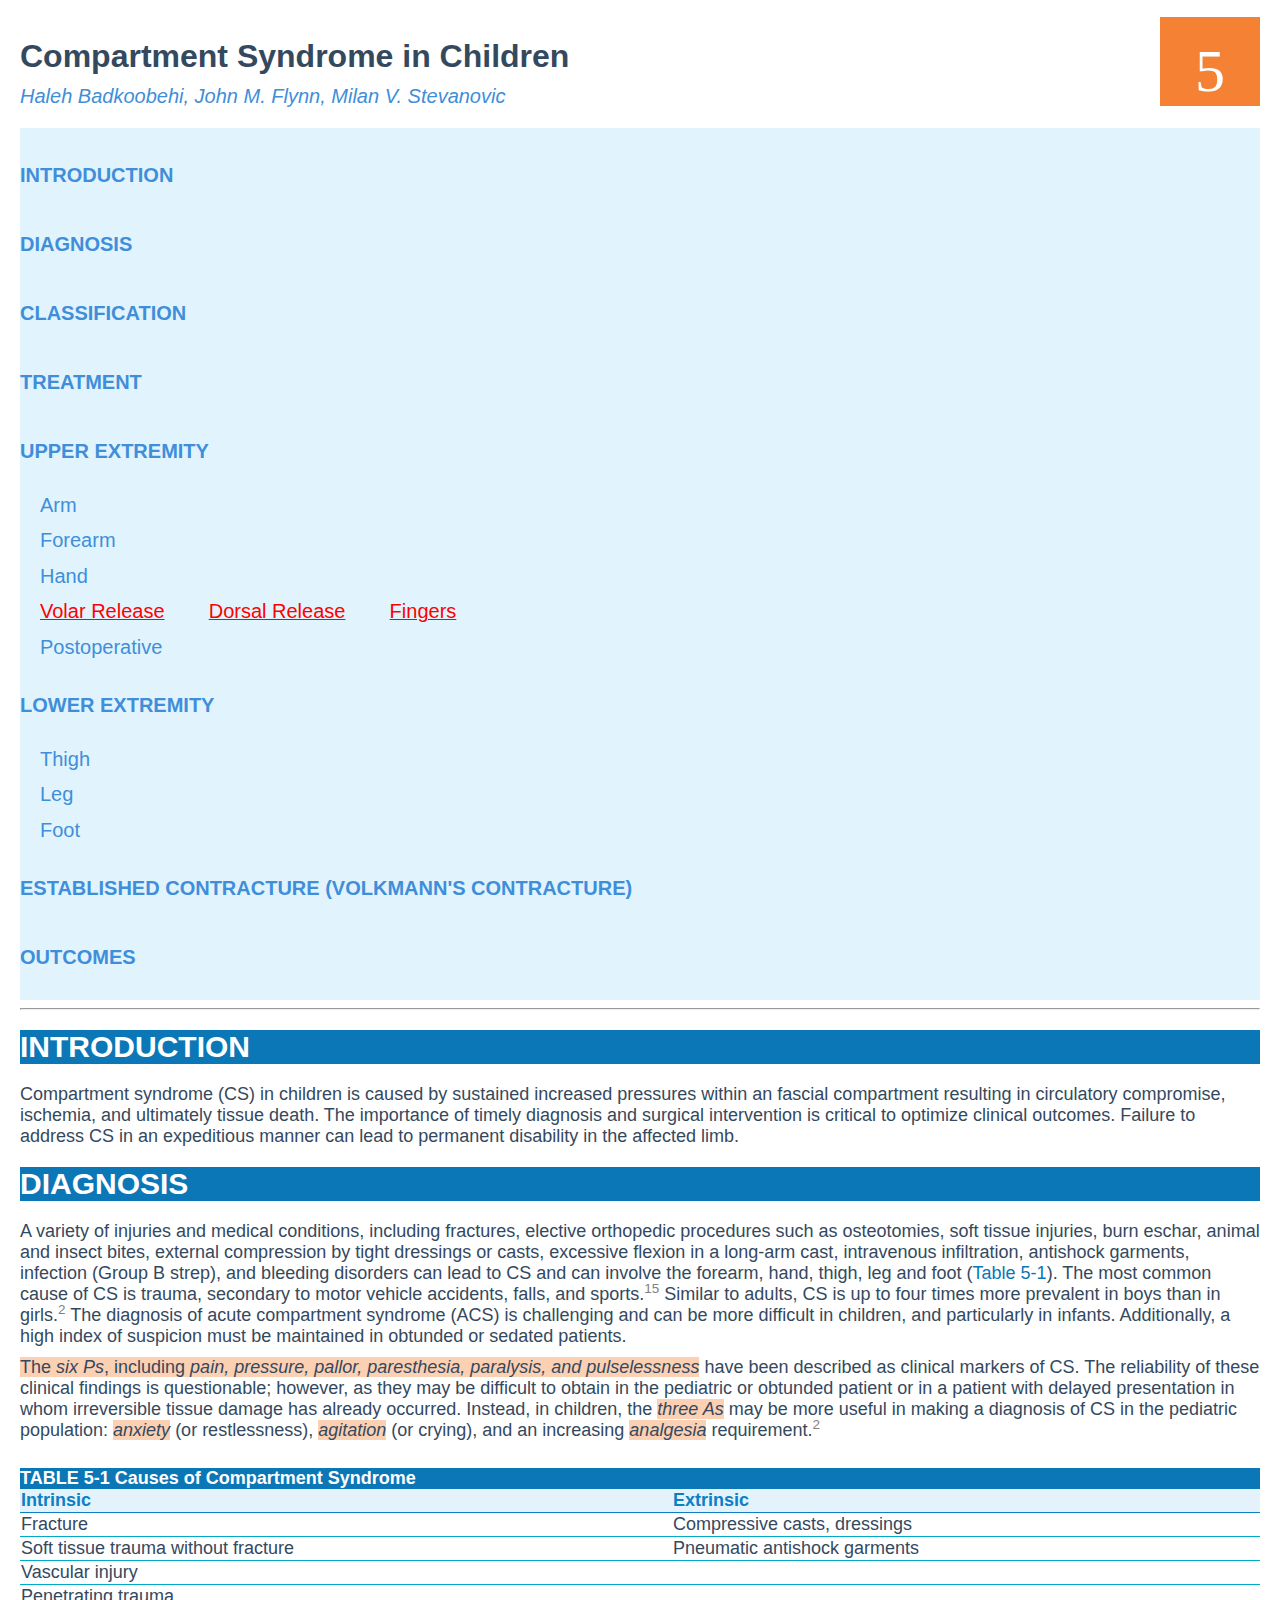
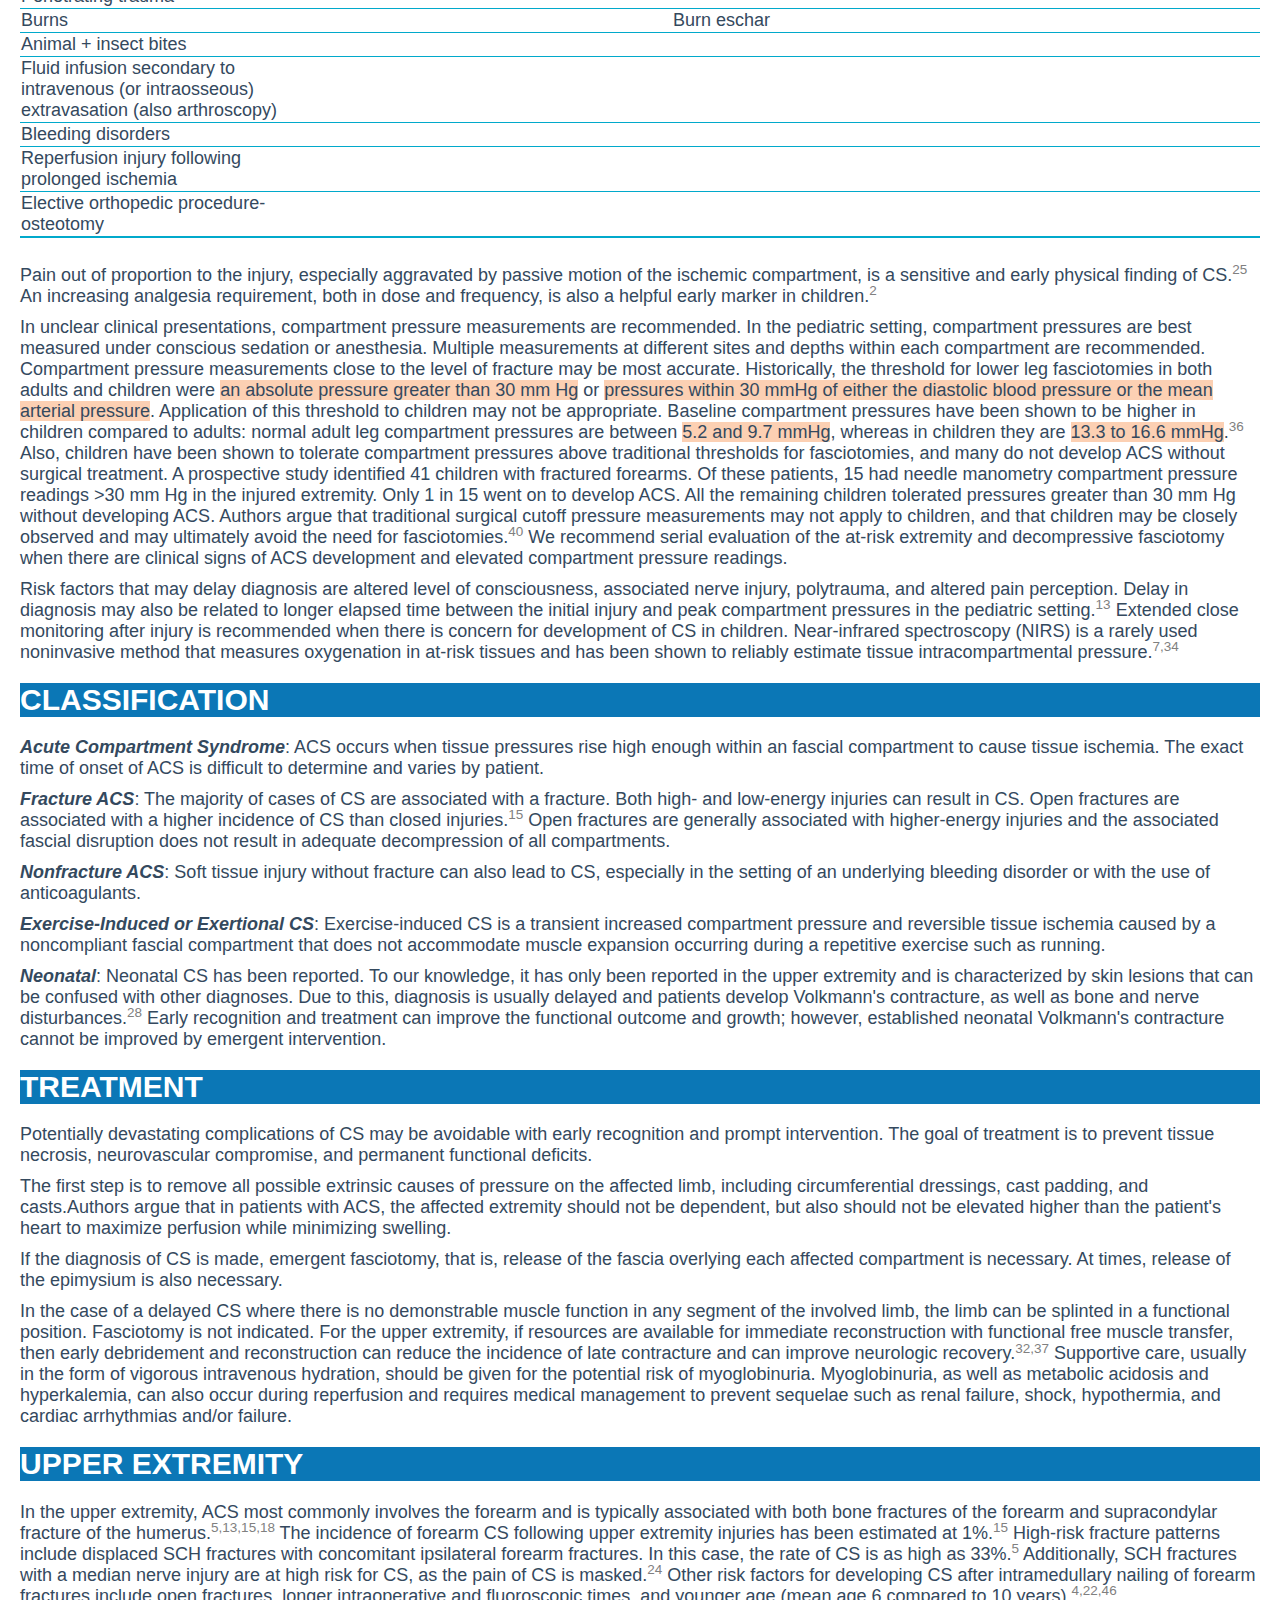
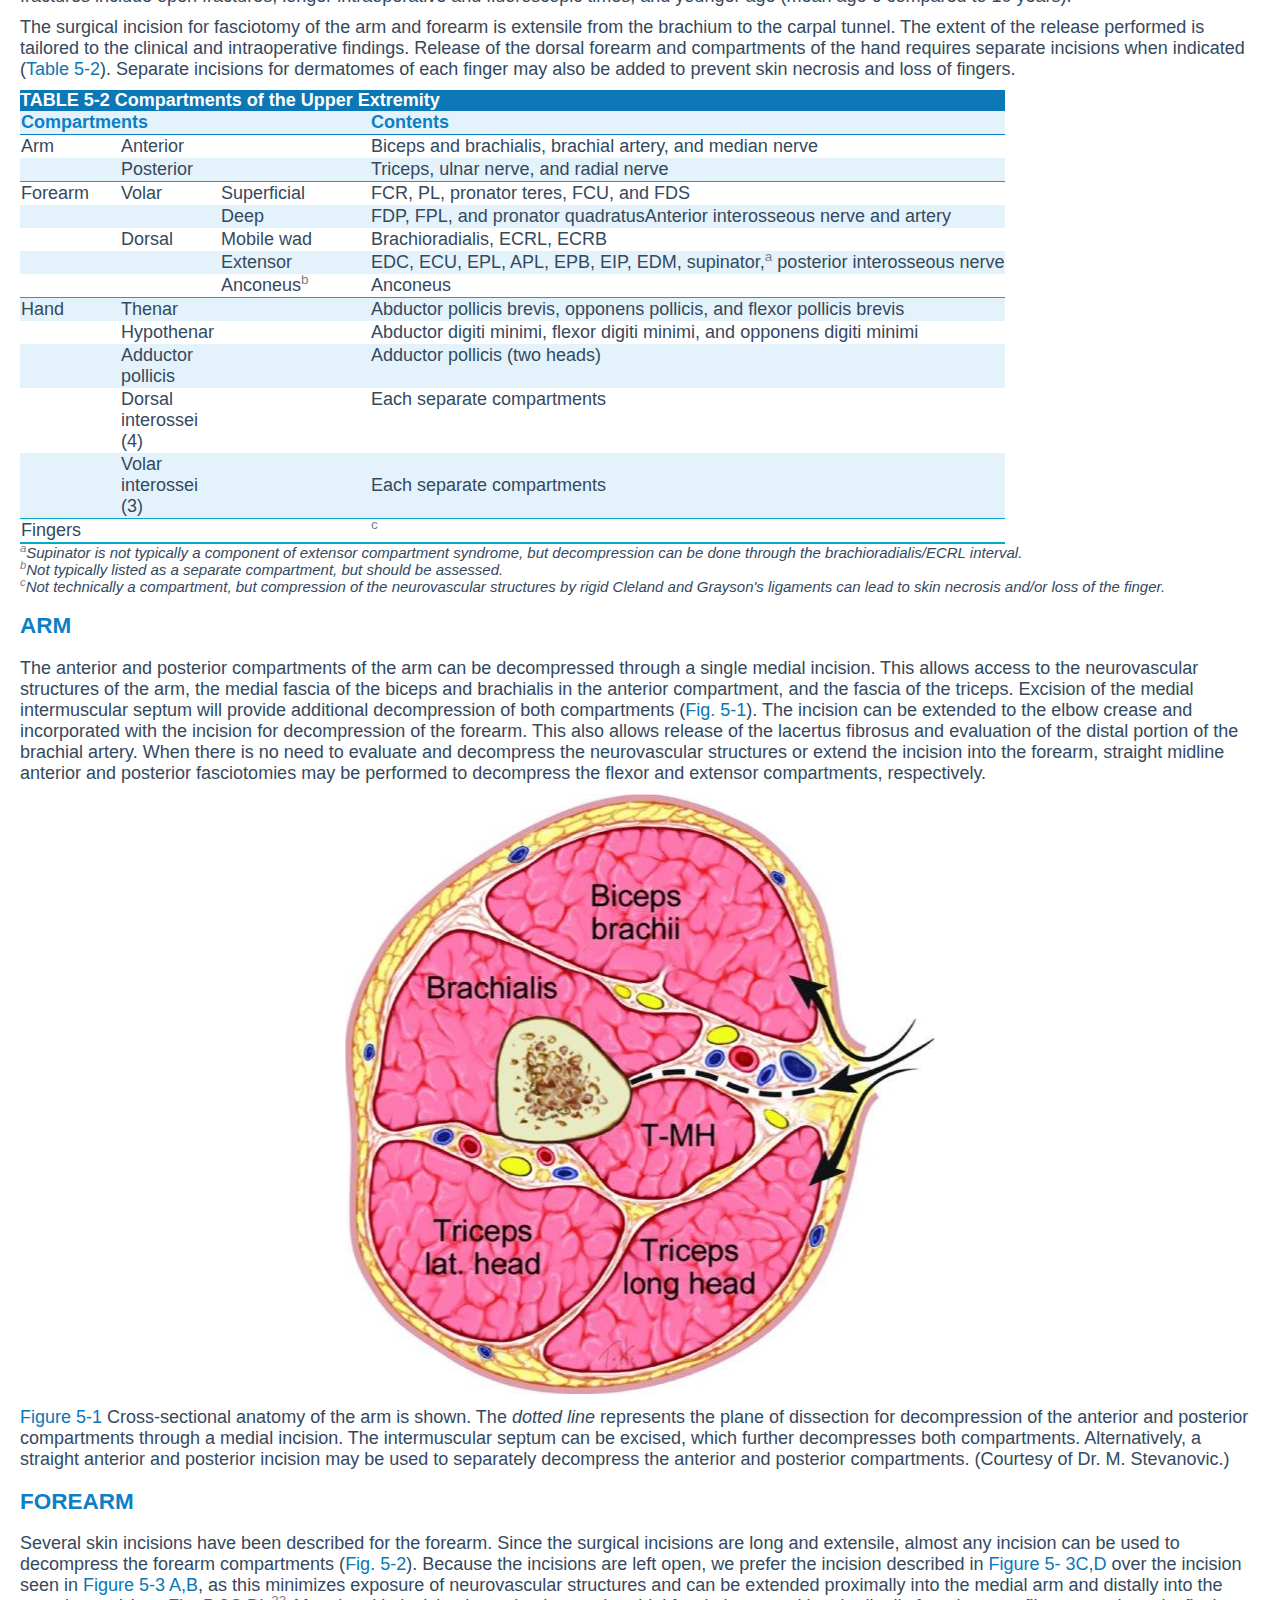
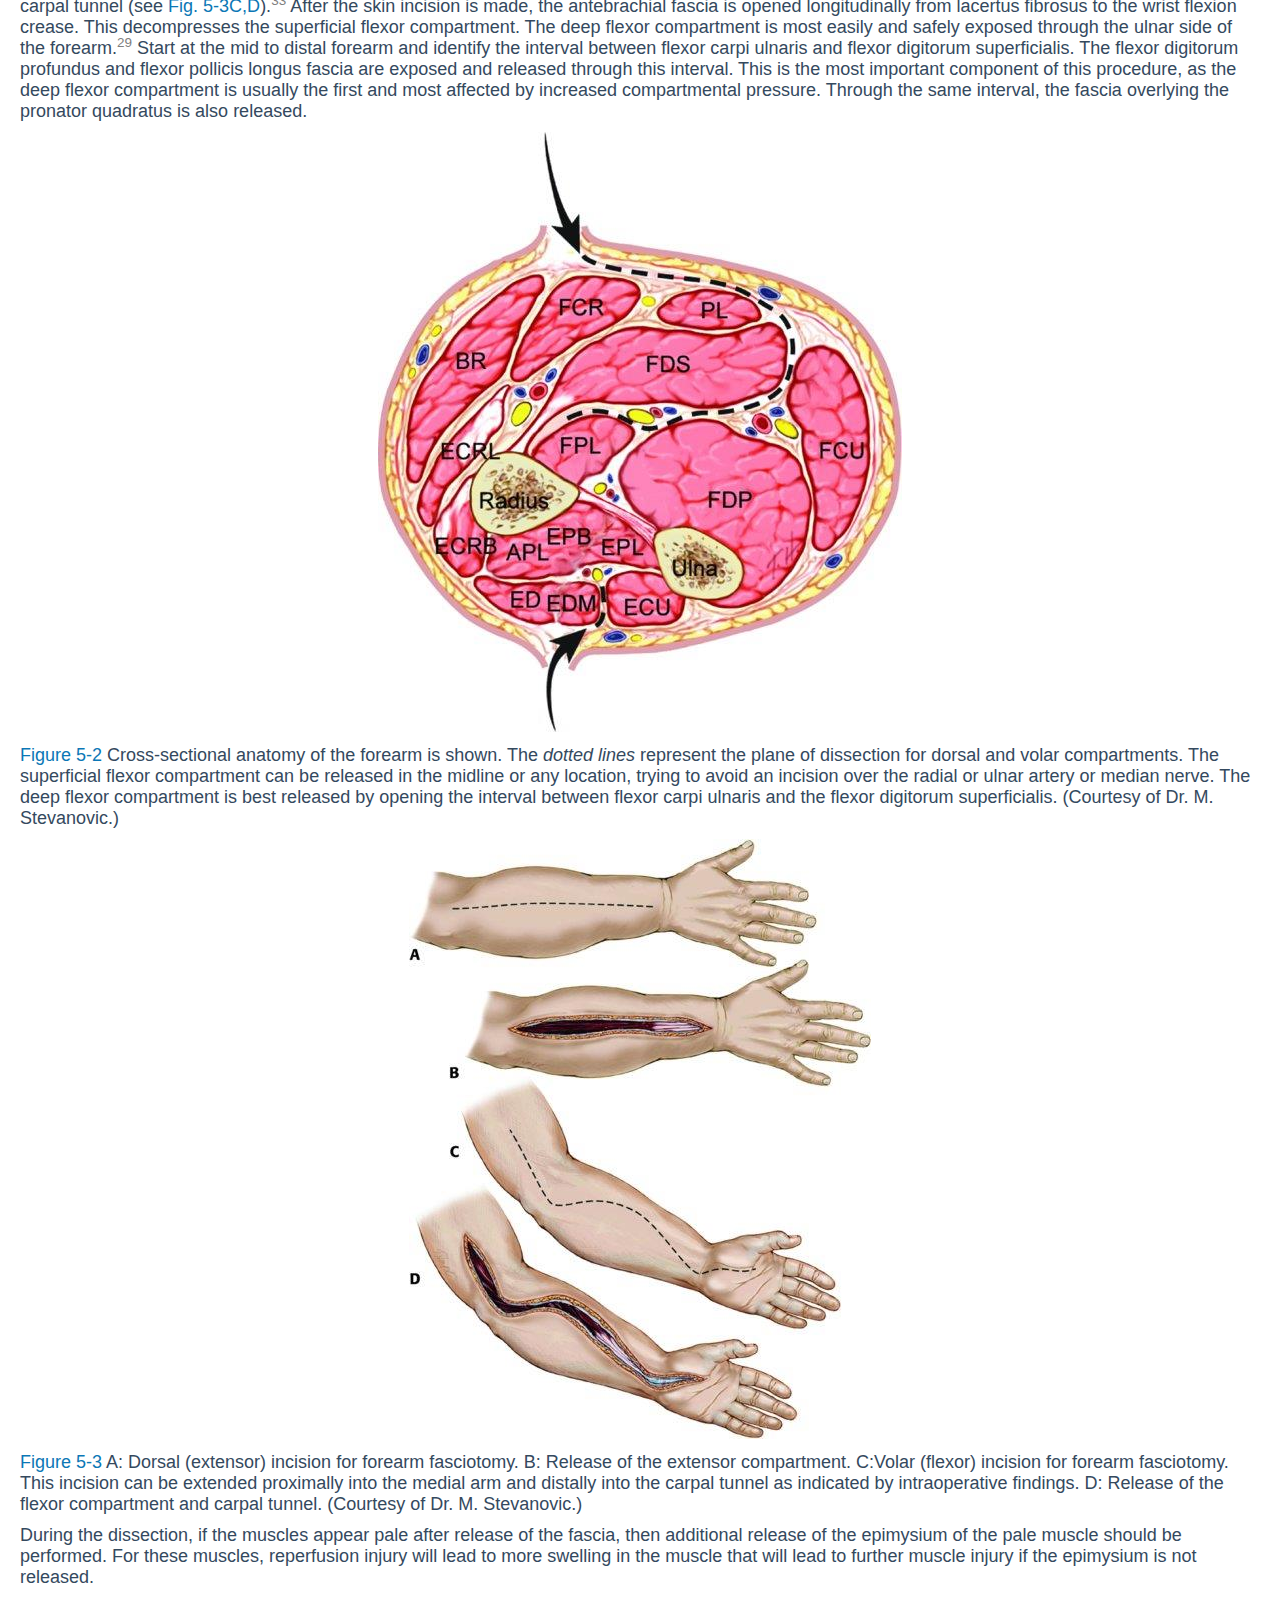
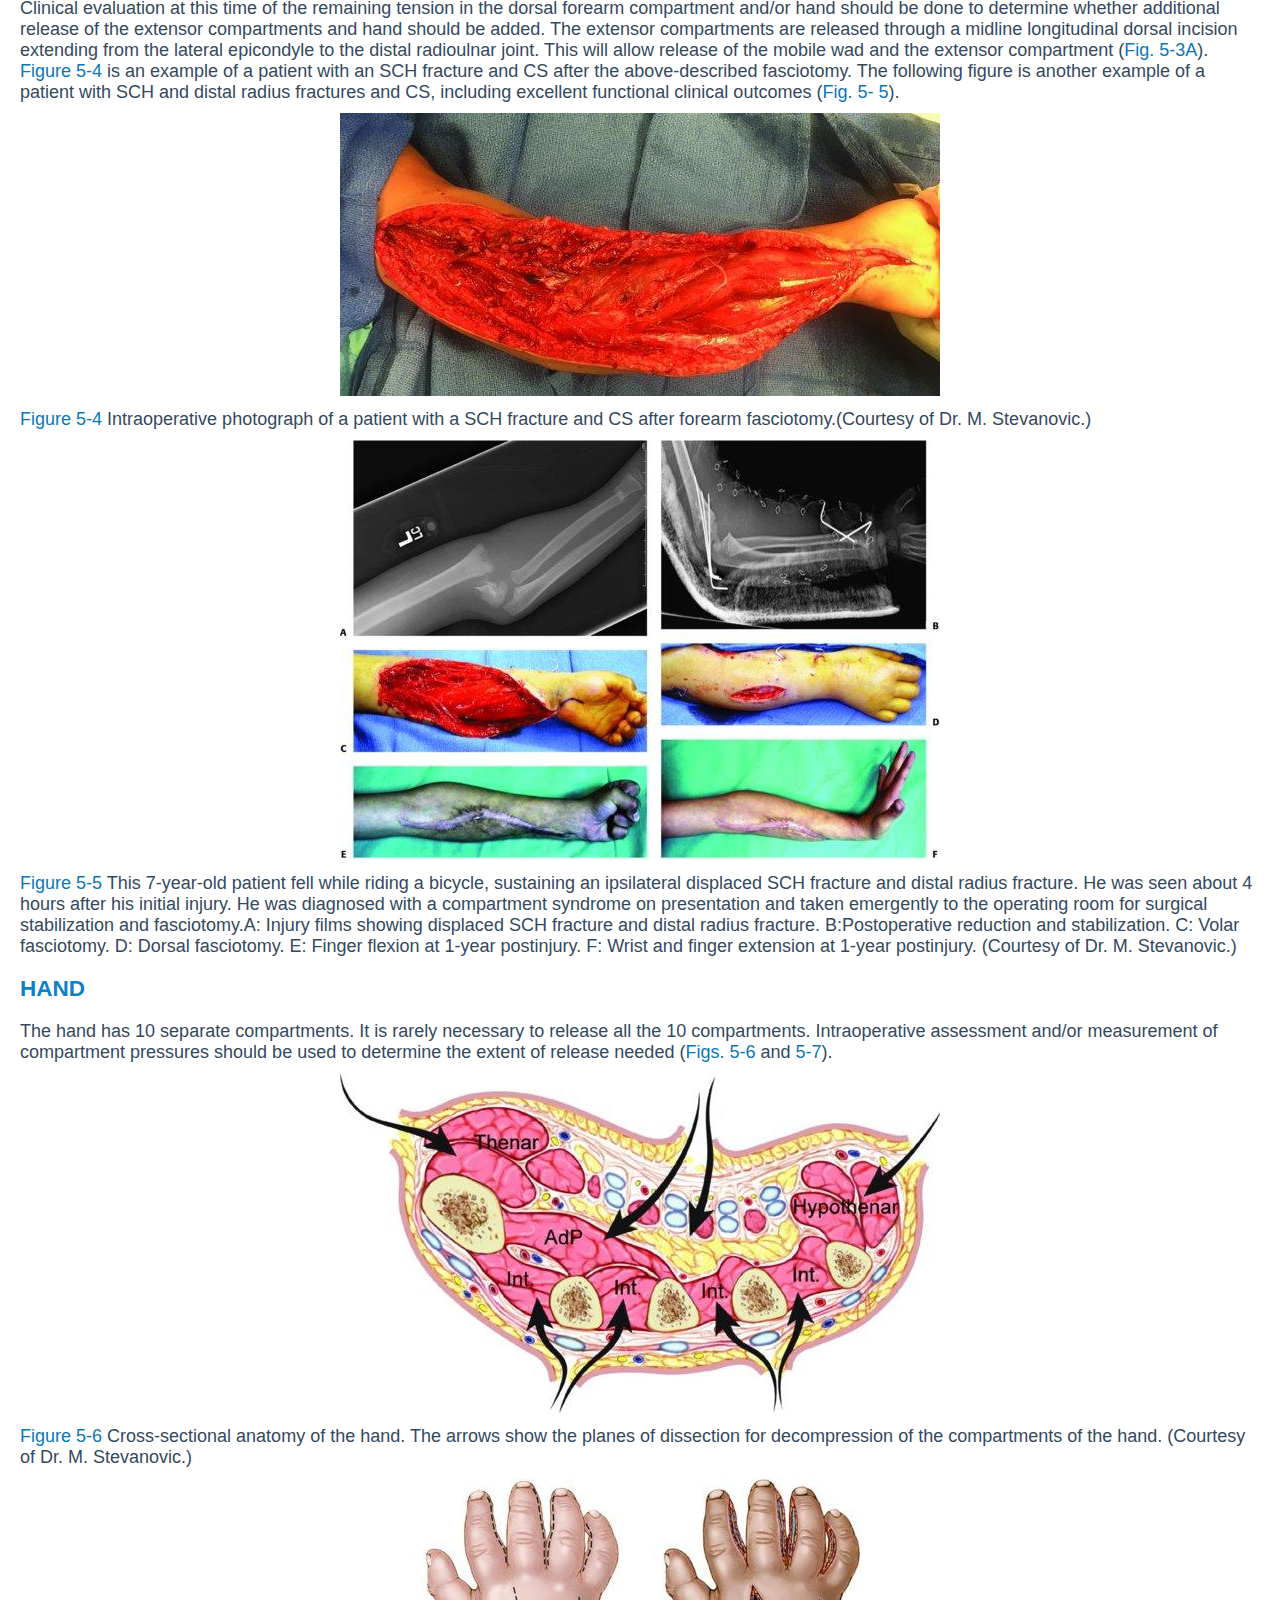
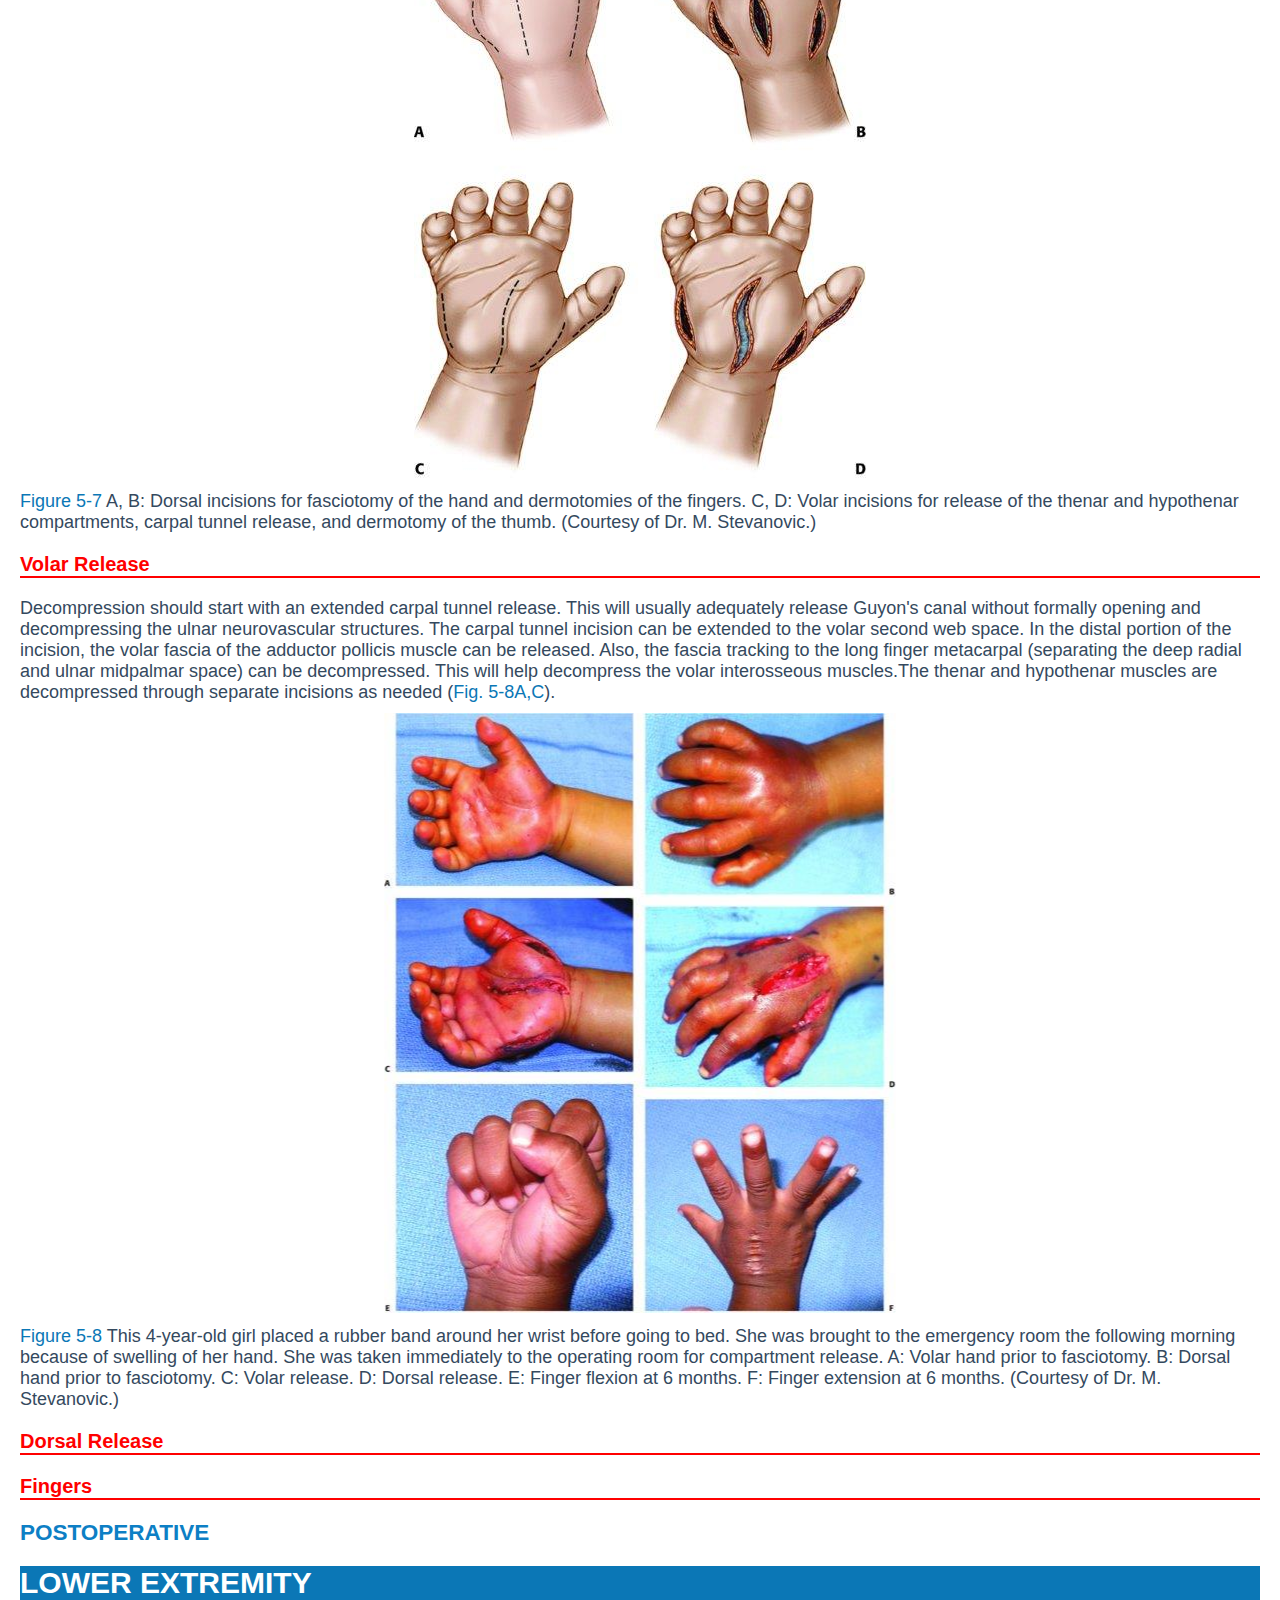
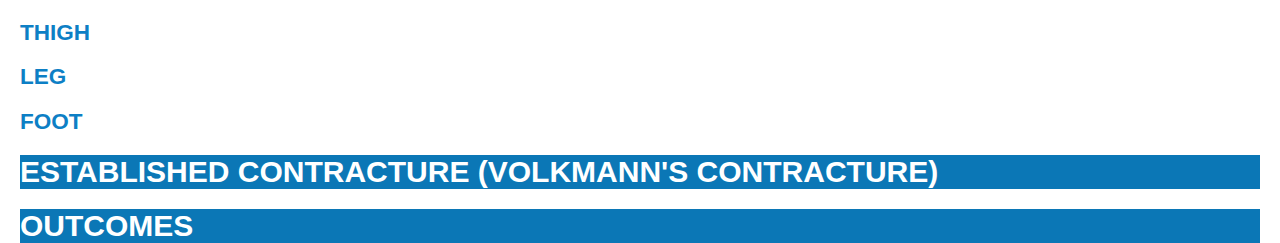
<file: Chapter 5 Compartment Syndrome in Children.html>
<!DOCTYPE html>
<html lang="en">
<head>
    <meta charset="UTF-8">
    <meta http-equiv="X-UA-Compatible" content="IE=edge,chrome=1">
    <meta name="viewport" content="width=device-width, initial-scale=1.0">
    <title>Rockwood and Wilkins' Fractures in Children</title>
    <link rel="stylesheet" href="css/chapter.css">
    <script src="./js/index.js"></script>
    <style>
        @media print {#ghostery-tracker-tally {display:none !important}}
    </style>

</head>
<body>
    <img class="scroll-top" src="images/ic_fluent_arrow_circle_up_24_filled.svg" style="position:fixed;bottom: 60px; right: 20px;z-index: 35;cursor: pointer;">
    <section class="content">
        <br/>
        <div style="font-size: 60px;font-family:'Microsoft Himalaya';background-color:#f58234;color:white;width:100px;text-align: center;padding-top: 20px;float:right;margin-right: 20px;">5</div>
        <h1 style="margin-left: 20px;margin-bottom:10px;font-size:xx-large;">Compartment Syndrome in Children</h1>
        <i style="margin-left:20px;color:#408eda;font-size:20px;">Haleh Badkoobehi, John M. Flynn, Milan V. Stevanovic</i>
        <div class="table_of_contents">
            <h1><a href="#5.1">INTRODUCTION</a></h1>
            <h1><a href="#5.2">DIAGNOSIS</a></h1>
            <h1><a href="#5.3">CLASSIFICATION</a></h1>
            <h1><a href="#5.4">TREATMENT</a></h1>
            <h1><a href="#5.5">UPPER EXTREMITY</a></h1>
                <h2><a href="#5.5.1">Arm</a></h2>
                <h2><a href="#5.5.2">Forearm</a></h2>
                <h2><a href="#5.5.3">Hand</a></h2>
                    <h3><a href="#5.5.3.1">Volar Release</a></h3>
                    <h3><a href="#5.5.3.2">Dorsal Release</a></h3>
                    <h3><a href="#5.5.3.3">Fingers</a></h3>
                <h2><a href="#5.5.4">Postoperative</a></h2>
            <h1><a href="#5.6">LOWER EXTREMITY</a></h1>
                <h2><a href="#5.6.1">Thigh</a></h2>
                <h2><a href="#5.6.2">Leg</a></h2>
                <h2><a href="#5.6.3">Foot</a></h2>
            <h1><a href="#5.7">ESTABLISHED CONTRACTURE (VOLKMANN'S CONTRACTURE)</a></h1>
            <h1><a href="#5.8">OUTCOMES</a></h1>
        </div>
        <hr style="margin:7.5px 20px 7.5px;">
        <article id="main">
            <h1 id="5.1">INTRODUCTION</h1>
                <p>Compartment syndrome (CS) in children is caused by sustained increased pressures within
                    an fascial compartment resulting in circulatory compromise, ischemia, and ultimately tissue
                    death. The importance of timely diagnosis and surgical intervention is critical to optimize
                    clinical outcomes. Failure to address CS in an expeditious manner can lead to permanent
                    disability in the affected limb.</p>
            <h1 id="5.2">DIAGNOSIS</h1>
                <p>A variety of injuries and medical conditions, including fractures, elective orthopedic
                    procedures such as osteotomies, soft tissue injuries, burn eschar, animal and insect bites,
                    external compression by tight dressings or casts, excessive flexion in a long-arm cast,
                    intravenous infiltration, antishock garments, infection (Group B strep), and bleeding
                    disorders can lead to CS and can involve the forearm, hand, thigh, leg and foot (<span class="figure_num">Table 5-1</span>).
                    The most common cause of CS is trauma, secondary to motor vehicle accidents, falls, and
                    sports.<sup>15</sup> Similar to adults, CS is up to four times more prevalent in boys than in girls.<sup>2</sup> The
                    diagnosis of acute compartment syndrome (ACS) is challenging and can be more difficult in
                    children, and particularly in infants. Additionally, a high index of suspicion must be
                    maintained in obtunded or sedated patients.</p>
                <p><span class="emphasize_1">The <i>six Ps</i>, including <i>pain, pressure, pallor, paresthesia, paralysis, and pulselessness</i></span> have
                    been described as clinical markers of CS. The reliability of these clinical findings is
                    questionable; however, as they may be difficult to obtain in the pediatric or obtunded patient
                    or in a patient with delayed presentation in whom irreversible tissue damage has already
                    occurred. Instead, in children, the <span class="emphasize_1"><i>three As</i></span> may be more useful in making a diagnosis of CS
                    in the pediatric population: <span class="emphasize_1"><i>anxiety</i></span> (or restlessness), <span class="emphasize_1"><i>agitation</i></span> (or crying), and an
                    increasing <span class="emphasize_1"><i>analgesia</i></span> requirement.<sup>2</sup></p>
                <br />
                <table style="width: 100%;">
                    <caption>TABLE 5-1 Causes of Compartment Syndrome</caption>
                    <tr><th>Intrinsic</th><th>Extrinsic</th></tr>
                    <tr><td>Fracture</td><td>Compressive casts, dressings</td></tr>
                    <tr><td>Soft tissue trauma without fracture</td><td>Pneumatic antishock garments</td></tr>
                    <tr><td>Vascular injury</td><td></td></tr>
                    <tr><td>Penetrating trauma</td><td></td></tr>
                    <tr><td>Burns</td><td>Burn eschar</td></tr>
                    <tr><td>Animal + insect bites</td><td></td></tr>
                    <tr><td>Fluid infusion secondary to<br>intravenous (or intraosseous)<br>extravasation (also arthroscopy)</td><td></td></tr>
                    <tr><td>Bleeding disorders</td><td></td></tr>
                    <tr><td>Reperfusion injury following<br>prolonged ischemia</td><td></td></tr>
                    <tr><td class="last-line">Elective orthopedic procedure-<br>osteotomy</td><td class="last-line"></td></tr>
                </table>
                <br />
                <p>Pain out of proportion to the injury, especially aggravated by passive motion of the ischemic
                    compartment, is a sensitive and early physical finding of CS.<sup>25</sup> An increasing analgesia
                    requirement, both in dose and frequency, is also a helpful early marker in children.<sup>2</sup></p>
                <p>In unclear clinical presentations, compartment pressure measurements are recommended. In
                    the pediatric setting, compartment pressures are best measured under conscious sedation or
                    anesthesia. Multiple measurements at different sites and depths within each compartment are
                    recommended. Compartment pressure measurements close to the level of fracture may be
                    most accurate. Historically, the threshold for lower leg fasciotomies in both adults and
                    children were <span class="emphasize_1">an absolute pressure greater than 30 mm Hg</span> or <span class="emphasize_1">pressures within 30 mmHg of
                    either the diastolic blood pressure or the mean arterial pressure</span>. Application of this threshold
                    to children may not be appropriate. Baseline compartment pressures have been shown to be
                    higher in children compared to adults: normal adult leg compartment pressures are between
                    <span class="emphasize_1">5.2 and 9.7 mmHg</span>, whereas in children they are <span class="emphasize_1">13.3 to 16.6 mmHg</span>.<sup>36</sup> Also, children have
                    been shown to tolerate compartment pressures above traditional thresholds for fasciotomies,
                    and many do not develop ACS without surgical treatment. A prospective study identified 41
                    children with fractured forearms. Of these patients, 15 had needle manometry compartment
                    pressure readings >30 mm Hg in the injured extremity. Only 1 in 15 went on to develop
                    ACS. All the remaining children tolerated pressures greater than 30 mm Hg without
                    developing ACS. Authors argue that traditional surgical cutoff pressure measurements may
                    not apply to children, and that children may be closely observed and may ultimately avoid
                    the need for fasciotomies.<sup>40</sup> We recommend serial evaluation of the at-risk extremity and
                    decompressive fasciotomy when there are clinical signs of ACS development and elevated
                    compartment pressure readings.</p>
                <p>Risk factors that may delay diagnosis are altered level of consciousness, associated nerve
                    injury, polytrauma, and altered pain perception. Delay in diagnosis may also be related to
                    longer elapsed time between the initial injury and peak compartment pressures in the
                    pediatric setting.<sup>13</sup> Extended close monitoring after injury is recommended when there is
                    concern for development of CS in children. Near-infrared spectroscopy (NIRS) is a rarely
                    used noninvasive method that measures oxygenation in at-risk tissues and has been shown to
                    reliably estimate tissue intracompartmental pressure.<sup>7,34</sup></p>
            <h1 id="5.3">CLASSIFICATION</h1>
                <p><i style="font-weight:bold;">Acute Compartment Syndrome</i>: ACS occurs when tissue pressures rise high enough within an
                    fascial compartment to cause tissue ischemia. The exact time of onset of ACS is difficult to
                    determine and varies by patient.</p>
                <p><i style="font-weight:bold;">Fracture ACS</i>: The majority of cases of CS are associated with a fracture. Both high- and
                    low-energy injuries can result in CS. Open fractures are associated with a higher incidence of
                    CS than closed injuries.<sup>15</sup> Open fractures are generally associated with higher-energy injuries
                    and the associated fascial disruption does not result in adequate decompression of all
                    compartments.</p>
                <p><i style="font-weight:bold;">Nonfracture ACS</i>: Soft tissue injury without fracture can also lead to CS, especially in the
                    setting of an underlying bleeding disorder or with the use of anticoagulants.</p>
                <p><i style="font-weight:bold;">Exercise-Induced or Exertional CS</i>: Exercise-induced CS is a transient increased
                    compartment pressure and reversible tissue ischemia caused by a noncompliant fascial
                    compartment that does not accommodate muscle expansion occurring during a repetitive
                    exercise such as running.</p>
                <p><i style="font-weight:bold;">Neonatal</i>: Neonatal CS has been reported. To our knowledge, it has only been reported in the
                    upper extremity and is characterized by skin lesions that can be confused with other
                    diagnoses. Due to this, diagnosis is usually delayed and patients develop Volkmann's
                    contracture, as well as bone and nerve disturbances.<sup>28</sup> Early recognition and treatment can
                    improve the functional outcome and growth; however, established neonatal Volkmann's
                    contracture cannot be improved by emergent intervention.</p>
            <h1 id="5.4">TREATMENT</h1>
                <p>Potentially devastating complications of CS may be avoidable with early recognition and
                    prompt intervention. The goal of treatment is to prevent tissue necrosis, neurovascular
                    compromise, and permanent functional deficits.</p>
                <p>The first step is to remove all possible extrinsic causes of pressure on the affected limb,
                    including circumferential dressings, cast padding, and casts.Authors
                    argue that in patients with ACS, the affected extremity should not be dependent, but also
                    should not be elevated higher than the patient's heart to maximize perfusion while
                    minimizing swelling.</p>
                <p>If the diagnosis of CS is made, emergent fasciotomy, that is, release of the fascia overlying
                    each affected compartment is necessary. At times, release of the epimysium is also
                    necessary.</p>
                <p>In the case of a delayed CS where there is no demonstrable muscle function in any segment
                    of the involved limb, the limb can be splinted in a functional position. Fasciotomy is not
                    indicated. For the upper extremity, if resources are available for immediate reconstruction
                    with functional free muscle transfer, then early debridement and reconstruction can reduce 
                    the incidence of late contracture and can improve neurologic recovery.<sup>32,37</sup> Supportive care,
                    usually in the form of vigorous intravenous hydration, should be given for the potential risk
                    of myoglobinuria. Myoglobinuria, as well as metabolic acidosis and hyperkalemia, can also
                    occur during reperfusion and requires medical management to prevent sequelae such as renal
                    failure, shock, hypothermia, and cardiac arrhythmias and/or failure.</p>
            <h1 id="5.5">UPPER EXTREMITY</h1>
                <p>In the upper extremity, ACS most commonly involves the forearm and is typically associated
                    with both bone fractures of the forearm and supracondylar fracture of the
                    humerus.<sup>5,13,15,18</sup> The incidence of forearm CS following upper extremity injuries has been
                    estimated at 1%.<sup>15</sup> High-risk fracture patterns include displaced SCH fractures with
                    concomitant ipsilateral forearm fractures. In this case, the rate of CS is as high as
                    33%.<sup>5</sup> Additionally, SCH fractures with a median nerve injury are at high risk for CS, as the
                    pain of CS is masked.<sup>24</sup> Other risk factors for developing CS after intramedullary nailing of
                    forearm fractures include open fractures, longer intraoperative and fluoroscopic times, and
                    younger age (mean age 6 compared to 10 years).<sup>4,22,46</sup></p>
                <p>The surgical incision for fasciotomy of the arm and forearm is extensile from the brachium to
                    the carpal tunnel. The extent of the release performed is tailored to the clinical and
                    intraoperative findings. Release of the dorsal forearm and compartments of the hand requires
                    separate incisions when indicated (<span class="figure_num">Table 5-2</span>). Separate incisions for dermatomes of each
                    finger may also be added to prevent skin necrosis and loss of fingers.</p>
                <table>
                    <caption>TABLE 5-2 Compartments of the Upper Extremity</caption>
                    <tr><th colspan="3">Compartments</th><th>Contents</th></tr>
                    <tr><td style="width:100px;border-bottom: none;vertical-align:top;">Arm</td><td style="width:100px;border-bottom: none;vertical-align:top;">Anterior</td><td style="width:150px;border-bottom: none;"></td><td style="border-bottom: none;">Biceps and brachialis, brachial artery, and median nerve</td></tr>
                    <tr style="background-color:#e4f3fb"><td></td><td>Posterior</td><td></td><td>Triceps, ulnar nerve, and radial nerve</td></tr>
                    <tr><td style="border-bottom: none;vertical-align:top;">Forearm</td><td style="border-bottom: none;vertical-align:top;">Volar</td><td style="border-bottom: none;vertical-align:top;">Superficial</td><td style="border-bottom: none;">FCR, PL, pronator teres, FCU, and FDS</td></tr>
                    <tr style="background-color:#e4f3fb"><td style="border-bottom: none;"></td><td style="border-bottom: none;"></td><td style="vertical-align:top;border-bottom: none;">Deep</td><td style="border-bottom: none;">FDP, FPL, and pronator quadratusAnterior interosseous nerve and artery</td></tr>
                    <tr><td style="border-bottom: none;"></td><td style="vertical-align:top;border-bottom: none;">Dorsal</td><td style="vertical-align:top;border-bottom: none;">Mobile wad</td><td style="border-bottom: none;">Brachioradialis, ECRL, ECRB</td></tr>
                    <tr style="background-color:#e4f3fb"><td style="border-bottom: none;"></td><td style="border-bottom: none;"></td><td style="vertical-align:top;border-bottom: none;">Extensor</td><td style="border-bottom: none;">EDC, ECU, EPL, APL, EPB, EIP, EDM, supinator,<sup>a</sup> posterior interosseous nerve</td></tr>
                    <tr><td></td><td></td><td>Anconeus<sup>b</sup></td><td>Anconeus</td></tr>
                    <tr style="background-color:#e4f3fb"><td style="border-bottom: none;vertical-align:top;">Hand</td><td style="border-bottom: none;vertical-align:top;">Thenar</td><td style="border-bottom: none;vertical-align:top;"></td><td style="border-bottom: none;vertical-align:top;">Abductor pollicis brevis, opponens pollicis, and flexor pollicis brevis</td></tr>
                    <tr><Td style="border-bottom: none;vertical-align:top;"></Td><td style="border-bottom: none;vertical-align:top;">Hypothenar</td><td style="border-bottom: none;vertical-align:top;"></td><td style="border-bottom: none;vertical-align:top;">Abductor digiti minimi, flexor digiti minimi, and opponens digiti minimi</td></tr>
                    <tr style="background-color:#e4f3fb"><td style="border-bottom: none;vertical-align:top;"></td><td style="border-bottom: none;vertical-align:top;">Adductor pollicis</td><td style="border-bottom: none;vertical-align:top;"></td><td style="border-bottom: none;vertical-align:top;">Adductor pollicis (two heads)</td></tr>
                    <tr><td style="border-bottom: none;vertical-align:top;"></td><td style="border-bottom: none;vertical-align:top;">Dorsal interossei (4)</td><td style="border-bottom: none;vertical-align:top;"></td><td style="border-bottom: none;vertical-align:top;">Each separate compartments</td></tr>
                    <tr style="background-color:#e4f3fb"><td></td><td>Volar interossei (3)</td><td></td><td>Each separate compartments</td></tr>
                    <tr><td class="last-line">Fingers</td><td class="last-line"></td><td class="last-line"></td><td class="last-line"><sup>c</sup></td></tr>
                </table>
                <i><sup>a</sup>Supinator is not typically a component of extensor compartment syndrome, but
                    decompression can be done through the brachioradialis/ECRL interval.
                    <br><sup>b</sup>Not typically listed as a separate compartment, but should be assessed.
                    <br><sup>c</sup>Not technically a compartment, but compression of the neurovascular structures by rigid
                    Cleland and Grayson's ligaments can lead to skin necrosis and/or loss of the finger.</i>
                <h2 id="5.5.1">Arm</h2>
                    <p>The anterior and posterior compartments of the arm can be decompressed through a single
                        medial incision. This allows access to the neurovascular structures of the arm, the medial
                        fascia of the biceps and brachialis in the anterior compartment, and the fascia of the triceps.
                        Excision of the medial intermuscular septum will provide additional decompression of both
                        compartments (<span class="figure_num">Fig. 5-1</span>). The incision can be extended to the elbow crease and incorporated
                        with the incision for decompression of the forearm. This also allows release of the lacertus
                        fibrosus and evaluation of the distal portion of the brachial artery. When there is no need to
                        evaluate and decompress the neurovascular structures or extend the incision into the forearm,
                        straight midline anterior and posterior fasciotomies may be performed to decompress the
                        flexor and extensor compartments, respectively.</p>
                    <img src="./images/Figure 5-1.jpg" style="position: relative;left:50%;transform:translate(-50%)">
                    <p><span class="figure_num">Figure 5-1</span> Cross-sectional anatomy of the arm is shown.
                        The <i>dotted line</i> represents the plane of dissection for decompression of the anterior and
                        posterior compartments through a medial incision. The intermuscular septum can be excised,
                        which further decompresses both compartments. Alternatively, a straight anterior and
                        posterior incision may be used to separately decompress the anterior and posterior
                        compartments.
                        (Courtesy of Dr. M. Stevanovic.)</p>
                <h2 id="5.5.2">Forearm</h2>
                    <p>Several skin incisions have been described for the forearm. Since the surgical incisions are
                        long and extensile, almost any incision can be used to decompress the forearm compartments
                        (<span class="figure_num">Fig. 5-2</span>). Because the incisions are left open, we prefer the incision described in <span class="figure_num">Figure 5-
                        3C,D</span> over the incision seen in <span class="figure_num">Figure 5-3 A,B</span>, as this minimizes exposure of neurovascular
                        structures and can be extended proximally into the medial arm and distally into the carpal
                        tunnel (see <span class="figure_num">Fig. 5-3C,D</span>).<sup>33</sup> After the skin incision is made, the antebrachial fascia is opened
                        longitudinally from lacertus fibrosus to the wrist flexion crease. This decompresses the
                        superficial flexor compartment. The deep flexor compartment is most easily and safely
                        exposed through the ulnar side of the forearm.<sup>29</sup> Start at the mid to distal forearm and identify
                        the interval between flexor carpi ulnaris and flexor digitorum superficialis. The flexor
                        digitorum profundus and flexor pollicis longus fascia are exposed and released through this
                        interval. This is the most important component of this procedure, as the deep flexor
                        compartment is usually the first and most affected by increased compartmental pressure.
                        Through the same interval, the fascia overlying the pronator quadratus is also released.</p>
                    <img src="./images/Figure 5-2.jpg" style="position:relative;left:50%;transform:translate(-50%)">
                    <p><span class="figure_num">Figure 5-2</span> Cross-sectional anatomy of the forearm is shown.
                        The <i>dotted lines</i> represent the plane of dissection for dorsal and volar compartments. The
                        superficial flexor compartment can be released in the midline or any location, trying to avoid
                        an incision over the radial or ulnar artery or median nerve. The deep flexor compartment is
                        best released by opening the interval between flexor carpi ulnaris and the flexor digitorum
                        superficialis.
                        (Courtesy of Dr. M. Stevanovic.)</p>
                    <img src="./images/Figure 5-3.jpg" style="position:relative;left:50%;transform:translate(-50%);">
                    <p><span class="figure_num">Figure 5-3</span> A: Dorsal (extensor) incision for forearm fasciotomy. B: Release of the extensor
                        compartment. C:Volar (flexor) incision for forearm fasciotomy. This incision can be
                        extended proximally into the medial arm and distally into the carpal tunnel as indicated by
                        intraoperative findings. D: Release of the flexor compartment and carpal tunnel.
                        (Courtesy of Dr. M. Stevanovic.)</p>
                    <p>During the dissection, if the muscles appear pale after release of the fascia, then additional
                        release of the epimysium of the pale muscle should be performed. For these muscles,
                        reperfusion injury will lead to more swelling in the muscle that will lead to further muscle
                        injury if the epimysium is not released.</p>
                    <p>Clinical evaluation at this time of the remaining tension in the dorsal forearm compartment
                        and/or hand should be done to determine whether additional release of the extensor
                        compartments and hand should be added. The extensor compartments are released through a
                        midline longitudinal dorsal incision extending from the lateral epicondyle to the distal
                        radioulnar joint. This will allow release of the mobile wad and the extensor compartment
                        (<span class="figure_num">Fig. 5-3A</span>). <span class="figure_num">Figure 5-4</span> is an example of a patient with an SCH fracture and CS after the
                        above-described fasciotomy. The following figure is another example of a patient with SCH
                        and distal radius fractures and CS, including excellent functional clinical outcomes (<span class="figure_num">Fig. 5-
                        5</span>).</p>
                    <img src="./images/Figure 5-4.jpg" style="position:relative;left:50%;transform:translate(-50%);">
                    <p><span class="figure_num">Figure 5-4</span> Intraoperative photograph of a patient with a SCH fracture and CS after forearm
                        fasciotomy.(Courtesy of Dr. M. Stevanovic.)</p>
                    <img src="./images/Figure 5-5.jpg" style="position:relative;left:50%;transform:translate(-50%);">
                    <p><span class="figure_num">Figure 5-5</span> This 7-year-old patient fell while riding a bicycle, sustaining an ipsilateral
                        displaced SCH fracture and distal radius fracture.
                        He was seen about 4 hours after his initial injury. He was diagnosed with a compartment
                        syndrome on presentation and taken emergently to the operating room for surgical
                        stabilization and fasciotomy.A: Injury films showing displaced SCH fracture and distal
                        radius fracture. B:Postoperative reduction and stabilization. C: Volar fasciotomy. D: Dorsal
                        fasciotomy. E: Finger flexion at 1-year postinjury. F: Wrist and finger extension at 1-year
                        postinjury.
                        (Courtesy of Dr. M. Stevanovic.)</p>
                <h2 id="5.5.3">Hand</h2>
                    <p>The hand has 10 separate compartments. It is rarely necessary to release all the 10
                        compartments. Intraoperative assessment and/or measurement of compartment pressures
                        should be used to determine the extent of release needed (<span class="figure_num">Figs. 5-6</span> and <span class="figure_num">5-7</span>).</p>
                    <img src="./images/Figure 5-6.jpg" style="position:relative;left:50%;transform:translate(-50%);">
                    <p><span class="figure_num">Figure 5-6</span> Cross-sectional anatomy of the hand.
                        The arrows show the planes of dissection for decompression of the compartments of the
                        hand.
                        (Courtesy of Dr. M. Stevanovic.)</p>
                    <img src="./images/Figure 5-7.jpg" alt="" style="position:relative;left:50%;transform:translate(-50%);">
                    <p><span class="figure_num">Figure 5-7</span> A, B: Dorsal incisions for fasciotomy of the hand and dermotomies of the
                        fingers. C, D: Volar incisions for release of the thenar and hypothenar compartments, carpal
                        tunnel release, and dermotomy of the thumb.
                        (Courtesy of Dr. M. Stevanovic.)</p>
                    <h3 id="5.5.3.1">Volar Release</h3>
                        <p>Decompression should start with an extended carpal tunnel release. This will usually
                            adequately release Guyon's canal without formally opening and decompressing the ulnar
                            neurovascular structures. The carpal tunnel incision can be extended to the volar second web
                            space. In the distal portion of the incision, the volar fascia of the adductor pollicis muscle can
                            be released. Also, the fascia tracking to the long finger metacarpal (separating the deep radial
                            and ulnar midpalmar space) can be decompressed. This will help decompress the volar
                            interosseous muscles.The thenar and hypothenar muscles are decompressed through separate
                            incisions as needed (<span class="figure_num">Fig. 5-8A,C</span>).</p>
                        <img src="./images/Figure 5-8.jpg" alt="" style="position:relative;left:50%;transform:translate(-50%);">
                        <p><span class="figure_num">Figure 5-8</span> This 4-year-old girl placed a rubber band around her wrist before going to bed.
                            She was brought to the emergency room the following morning because of swelling of her
                            hand. She was taken immediately to the operating room for compartment release. A: Volar
                            hand prior to fasciotomy. B: Dorsal hand prior to fasciotomy. C: Volar release. D: Dorsal
                            release. E: Finger flexion at 6 months. F: Finger extension at 6 months.
                            (Courtesy of Dr. M. Stevanovic.)</p>
                    <h3 id="5.5.3.2">Dorsal Release</h3>
                    <h3 id="5.5.3.3">Fingers</h3>
                <h2 id="5.5.4">Postoperative</h2>
            <h1 id="5.6">LOWER EXTREMITY</h1>
                <h2 id="5.6.1">Thigh</h2>
                <h2 id="5.6.2">Leg</h2>
                <h2 id="5.6.3">Foot</h2>
            <h1 id="5.7">ESTABLISHED CONTRACTURE (VOLKMANN'S CONTRACTURE)</h1>
            <h1 id="5.8">OUTCOMES</h1>
        </article>
    </section>
    <script src="js/chapter.js"></script>
    <script>
    </script>
    <div></div>
</body>
</html>
</file>
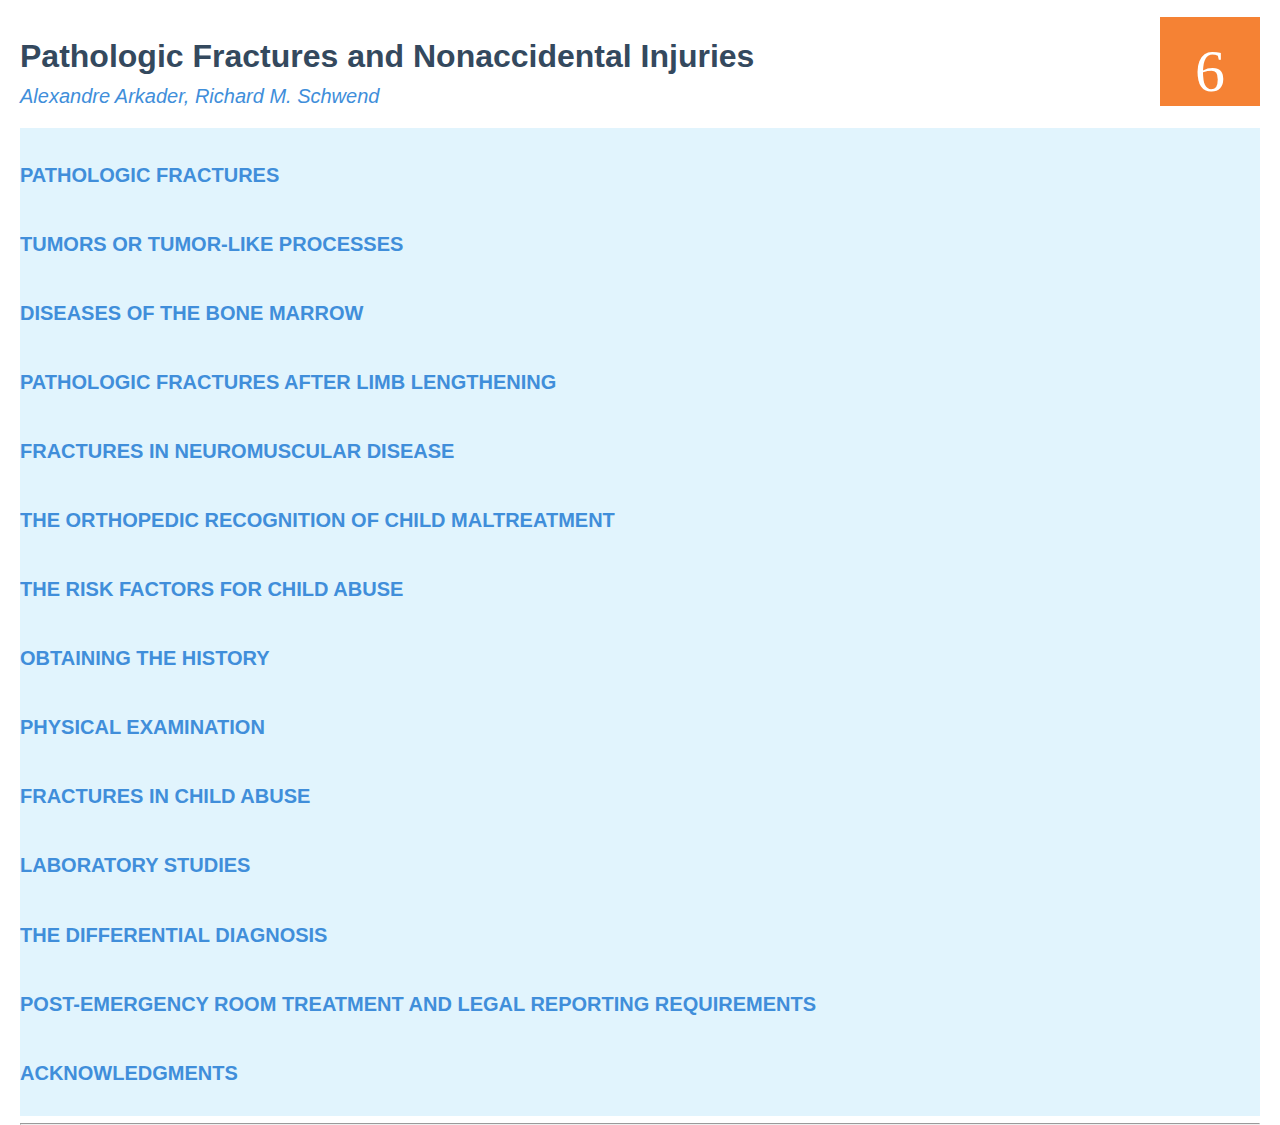
<file: Chapter 6 Pathologic Fractures and Nonaccidental Injuries.html>
<!DOCTYPE html>
<html lang="en">
<head>
    <meta charset="UTF-8">
    <meta http-equiv="X-UA-Compatible" content="IE=edge,chrome=1">
    <meta name="viewport" content="width=device-width, initial-scale=1.0">
    <title>Rockwood and Wilkins' Fractures in Children</title>
    <link rel="stylesheet" href="css/chapter.css">
    <script src="./js/index.js"></script>
    <style>
        @media print {#ghostery-tracker-tally {display:none !important}}
    </style>

</head>
<body>
    <img class="scroll-top" src="images/ic_fluent_arrow_circle_up_24_filled.svg" style="position:fixed;bottom: 60px; right: 20px;z-index: 35;cursor: pointer;">
    <section class="content">
        <br/>
        <div style="font-size: 60px;font-family:'Microsoft Himalaya';background-color:#f58234;color:white;width:100px;text-align: center;padding-top: 20px;float:right;margin-right: 20px;">6</div>
        <h1 style="margin-left: 20px;margin-bottom:10px;font-size:xx-large;">Pathologic Fractures and Nonaccidental Injuries</h1>
        <i style="margin-left:20px;color:#408eda;font-size:20px;">Alexandre Arkader, Richard M. Schwend</i>
        <div class="table_of_contents">
            <h1><a href="#6.1">PATHOLOGIC FRACTURES</a></h1>
            <h1><a href="#6.2">TUMORS OR TUMOR-LIKE PROCESSES</a></h1>
            <h1><a href="#6.3">DISEASES OF THE BONE MARROW</a></h1>
            <h1><a href="#6.4">PATHOLOGIC FRACTURES AFTER LIMB LENGTHENING</a></h1>
            <h1><a href="#6.5">FRACTURES IN NEUROMUSCULAR DISEASE</a></h1>
            <h1><a href="#6.6">THE ORTHOPEDIC RECOGNITION OF CHILD MALTREATMENT</a></h1>
            <h1><a href="#6.7">THE RISK FACTORS FOR CHILD ABUSE</a></h1>
            <h1><a href="#6.8">OBTAINING THE HISTORY</a></h1>
            <h1><a href="#6.9">PHYSICAL EXAMINATION</a></h1>
            <h1><a href="#6.10">FRACTURES IN CHILD ABUSE</a></h1>
            <h1><a href="#6.11">LABORATORY STUDIES</a></h1>
            <h1><a href="#6.12">THE DIFFERENTIAL DIAGNOSIS</a></h1>
            <h1><a href="#6.13">POST-EMERGENCY ROOM TREATMENT AND LEGAL REPORTING REQUIREMENTS</a></h1>
            <h1><a href="#6.14">ACKNOWLEDGMENTS</a></h1>
        </div>
        <hr style="margin:7.5px 20px 7.5px;">
        <article id="main">
            
        </article>
    </section>
    <script src="js/chapter.js"></script>
    <script>
    </script>
    <div></div>
</body>
</html>
</file>
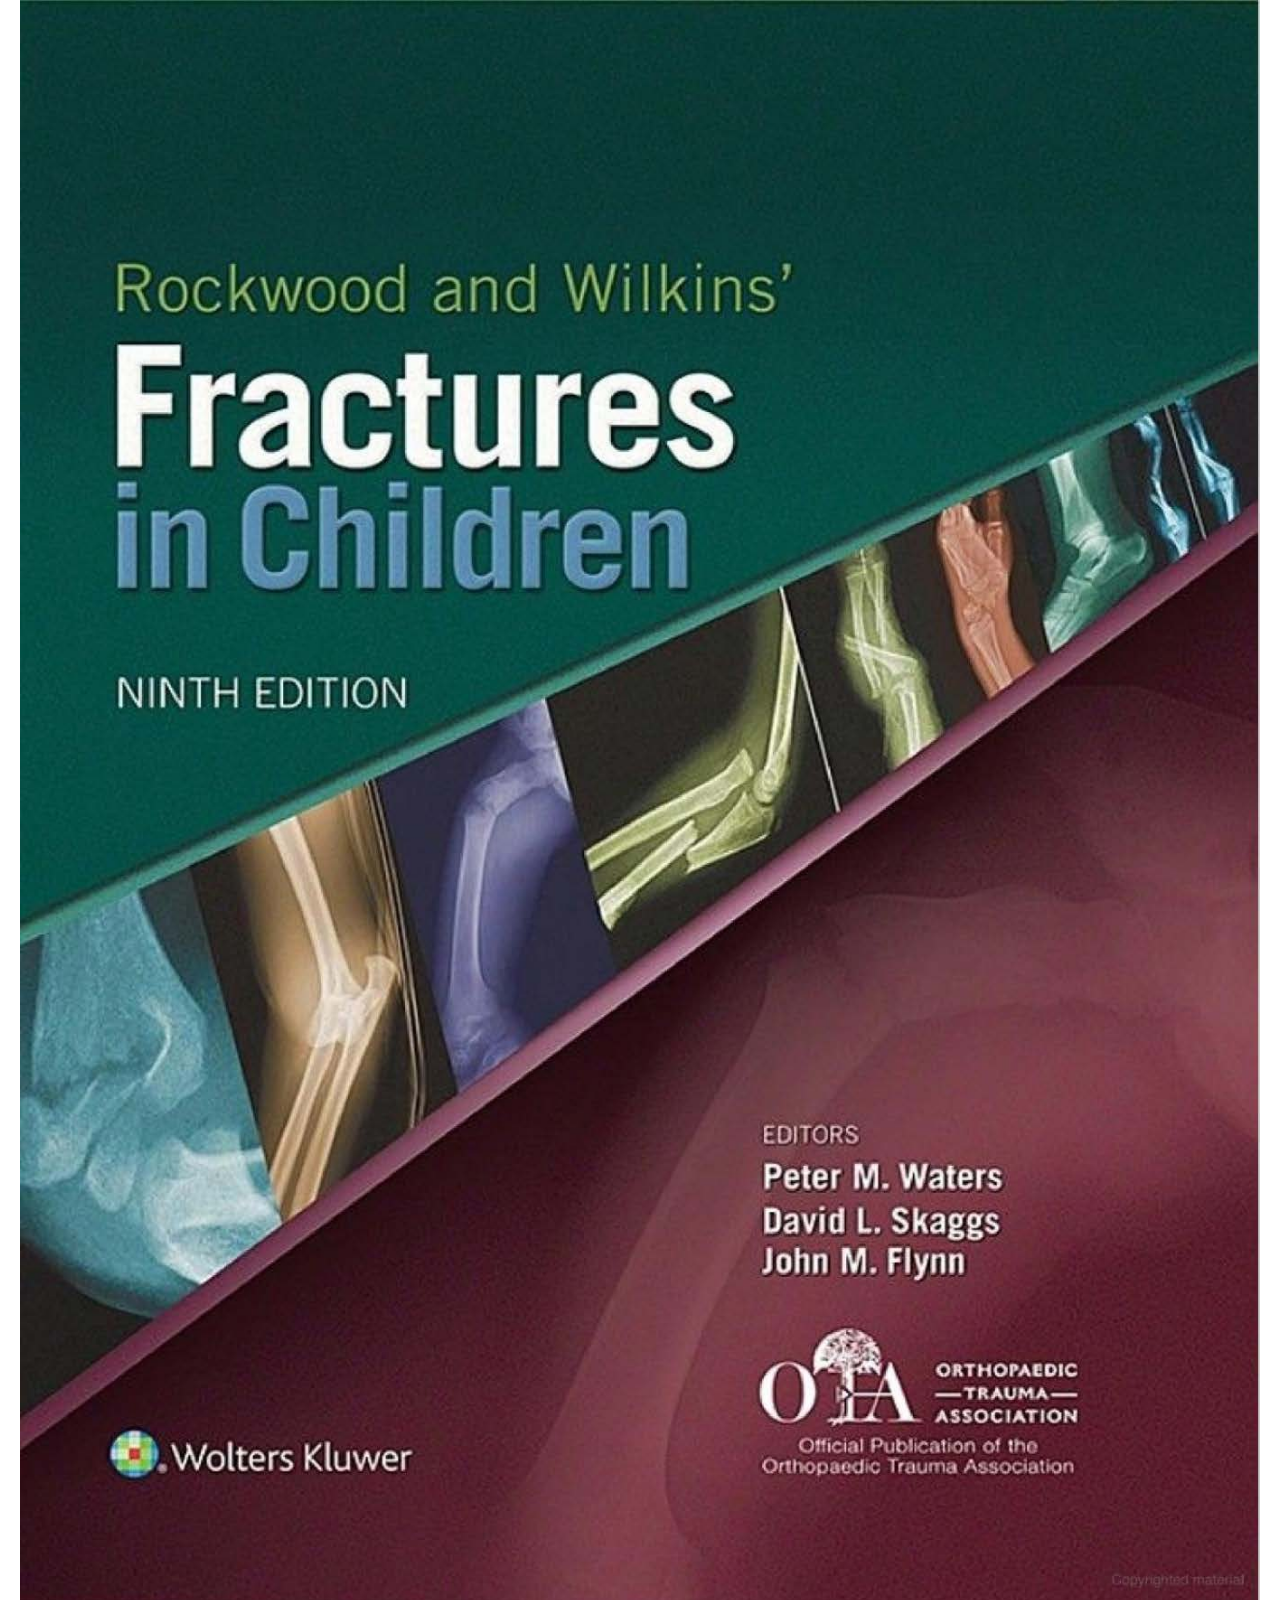
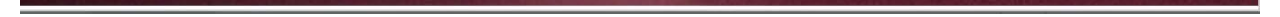
<file: cover.html>
<!DOCTYPE html>
<html lang="en">
<head>
    <meta charset="UTF-8">
    <meta http-equiv="X-UA-Compatible" content="IE=edge,chrome=1">
    <meta name="viewport" content="width=device-width, initial-scale=1.0">
    <title>Rockwood and Wilkins' Fractures in Children</title>
    <link rel="stylesheet" href="css/chapter.css">
    <style>
        @media print {#ghostery-tracker-tally {display:none !important}}
    </style>
    
</head>
<body>
    <section class="content">
        <article id="main">
            <img src="images/cover.svg" alt="" style="width: 100%; height:auto;">
        </article>
    </section>

    <script>
        
    </script>
    <script src="js/index.js"></script>
</body>
</html>
</file>
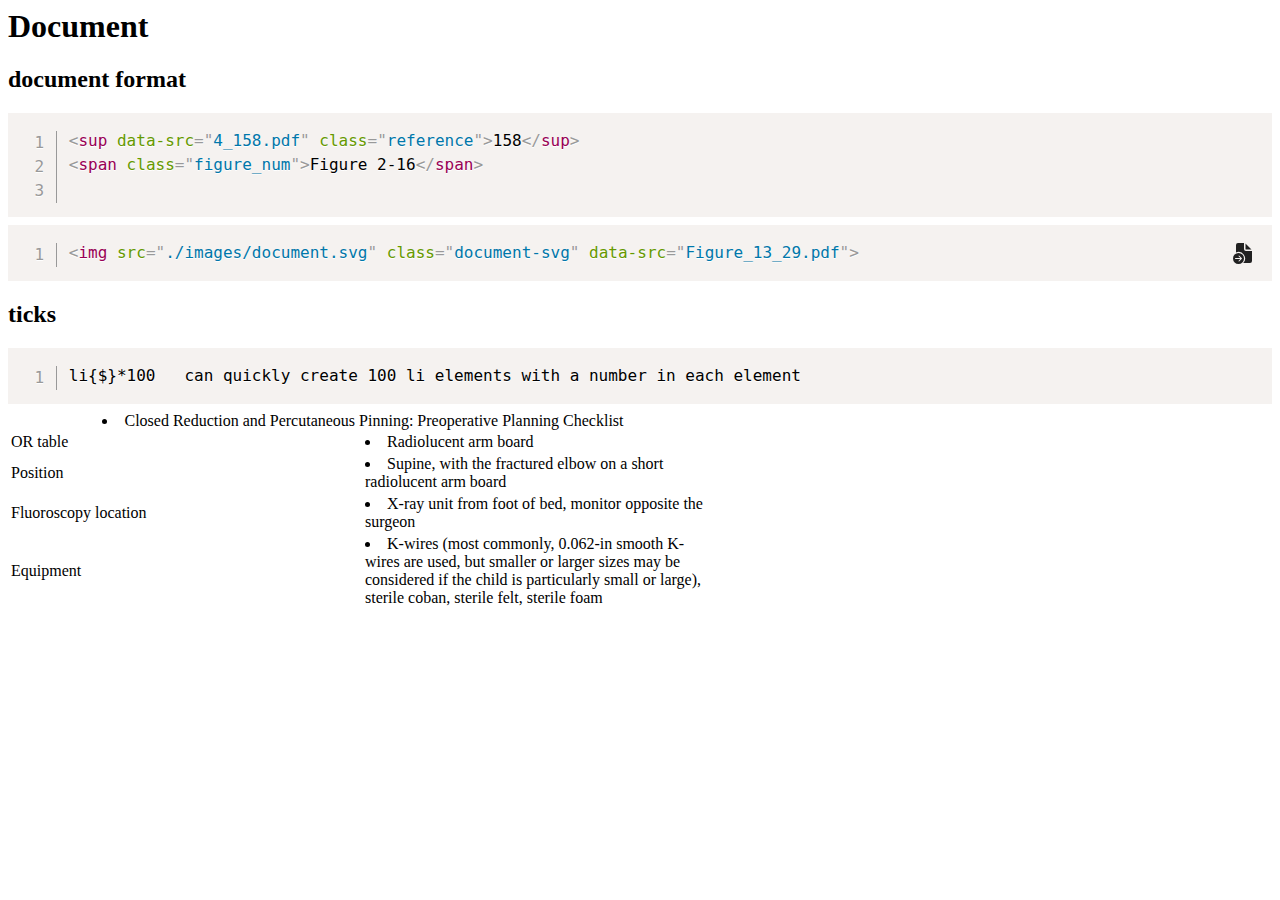
<file: help/help.html>
<html lang="en">
<head>
    <meta charset="UTF-8">
    <meta http-equiv="X-UA-Compatible" content="IE=edge">
    <meta name="viewport" content="width=device-width, initial-scale=1.0">
    <link href="../css/prism.css" rel="stylesheet" />
    <title>Help</title>
</head>
<body>
    <h1>Document</h1>
    <h2>document format</h2>
    <pre><code class="language-html line-numbers">&lt;sup data-src="4_158.pdf" class="reference"&gt;158&lt;/sup&gt;
&lt;span class="figure_num"&gt;Figure 2-16&lt;/span&gt;
    </code></pre>
    
    <pre><img src="../images/document.svg" style="float:right;"><code class="language-html line-numbers">&lt;img src="./images/document.svg" class="document-svg" data-src="Figure_13_29.pdf"&gt;</code></pre>
    <h2>ticks</h2>
    <pre><code class="language-html line-numbers">li{$}*100   can quickly create 100 li elements with a number in each element</code></pre>
    
    <table class="take-home-message">
        <caption><li>Closed Reduction and Percutaneous Pinning: <span style="font-weight:100;">Preoperative Planning
            Checklist</span></li></caption>
            <tr><td style="width: 350px;">OR table</td><td style="width: 350px;"><li>Radiolucent arm board</li></td></tr>
            <tr><td>Position</td><td><li>Supine, with the fractured elbow on a short radiolucent arm board</li></td></tr>
            <tr><td>Fluoroscopy
                location</td><td><li>X-ray unit from foot of bed, monitor opposite the surgeon</li></td></tr>
            <tr><td>Equipment</td><td><li>K-wires (most commonly, 0.062-in smooth K-wires are used, but smaller
                or larger sizes may be considered if the child is particularly small or large),
                sterile coban, sterile felt, sterile foam</li></td></tr>
    </table>
    
    <script src="../js/prism.js"></script>
</body>
</html>
</file>
<file: css/index.css>
* {
    -webkit-font-smoothing: antialiased;
    -webkit-overflow-scrolling: touch;
    -webkit-tap-highlight-color: rgba(0, 0, 0, 0);
    -webkit-text-size-adjust: none;
    -webkit-touch-callout: none;
    box-sizing: border-box;
}

html {
    height: 100%
}

body {
    height: 100%;
    background-color: #fff;
    -moz-osx-font-smoothing: grayscale;
    -webkit-font-smoothing: antialiased;
    color: #34495e;
    font-family: Source Sans Pro, Helvetica Neue, Arial, sans-serif;
    font-size: 15px;
    letter-spacing: 0;
    margin: 0;
    overflow-x: hidden;
    overflow-y: hidden;
}

/* sidebar format */
.sidebar {                                                      
    color: #364149;
    background-color: #fff;                                   
    border-right: 1px solid rgba(0, 0, 0, .07);               
    overflow-y: auto;                                           
    padding: 10px 0 0;                                          
    position: fixed;                                            
    top: 0;                                                     
    bottom: 0;                                                  
    left: 0;                                                    
    transition: transform .25s ease-out;                        
    width: 450px;                                         
    z-index: 20;                                                
}
.sidebar.hide {
    width: 16px;                                         
}                                              
                                                                
.sidebar ul {                                          
    margin: 0 0 0 15px;                                         
    padding: 0;
    list-style: none;
}

.sidebar .unfold-icon {
    background-color: lightgray;
}
  
.sidebar ul li {
    color: black;                                              
    margin: 6px 0;
    font-size: inherit;                                         
    font-weight: 400;                                        
    text-decoration: none;
    cursor: pointer;
}

.sidebar ul ul li {
    font-size: inherit;
    color: black;
}

.sidebar>div>ul>li.active>a {
    color:#0d7fc5;
}

.sidebar>div>ul>li>a {
    color: black;
    text-decoration: none;
    font-weight: bold;
}

.sidebar>div>ul>ul>li, .sidebar>div>ul>ul>li>a {
    color: black;
    text-transform: uppercase;
    font-size: 14px;
    font-weight: 400;
    text-decoration: none;
}

.sidebar>div>ul>ul>li>a.active {
    background-color: #0d7fc5;
    color: white;
}

.sidebar>div>ul>ul>ul>li>a {
    background-color: white;
    color: black;
    text-transform: uppercase;
    font-size: 14px;
    font-weight: 400;
    text-decoration: none;
}

.sidebar>div>ul>ul>ul>li.active {
    border-right:2px solid #0d7fc5;
    color:#0d7fc5;
}

.sidebar>div>ul>ul>ul>li.active>a {
    color:#0d7fc5;
}

.sidebar>div>ul>ul>ul>ul>li.active>a {
    color:#0d7fc5;
}

.sidebar>div>ul>ul>ul>ul>li>a {
    background-color: white;
    color: black;
    font-size: 14px;
    font-weight: 400;
    text-decoration: none;
}
                                                                
.sidebar a:hover {                                              
    color: var(--theme-color, #f58234);                       
}                                                               
                                                                
.sidebar .sidebar-nav {                                         
    line-height: 2em;                                           
    padding-bottom: 40px                                        
}  
.sidebar .sidebar-nav>ul>ul>li>a>span {                                         
    color:white;
    background-color:#f58234;                                   
}                                                               
                                                                
.sidebar::-webkit-scrollbar {                                   
    width: 4px                                                  
}                                                               
                                                                
.sidebar::-webkit-scrollbar-thumb {                             
    background: transparent;                                    
    border-radius: 4px                                          
}                                                               
                                                                
.sidebar:hover::-webkit-scrollbar-thumb {                       
    background: hsla(0, 0%, 53.3%, .4)                        
}                                                               
                                                                
.sidebar:hover::-webkit-scrollbar-track {                       
    background: hsla(0, 0%, 53.3%, .1)                        
}                                                               
/* sidebar format */

/* sidebar-toggle format ----------------------------------------- */
.sidebar-toggle {                                                
    position: fixed;                                             
    background-color: transparent;                               
    /* background-color: hsla(0, 0%, 100%, .8);                   */
    background-color: transparent;                  
    border: 0;                                                   
    outline: none;                                               
    padding: 10px;                                               
    bottom: 0;                                                   
    left: 0;                                                     
    text-align: center;                                          
    transition: opacity .3s;                                     
    width: auto;  /*284 edited by me */                         
    z-index: 30;                                                 
    cursor: pointer;                                            
}

.sidebar-toggle span {                                           
    background-color: var(--theme-color, #0b77b6);             
    display: block;                                              
    margin-bottom: 4px;                                          
    width: 16px;                                                 
    height: 2px                                                  
}                                                                
.sidebar-toggle:hover .sidebar-toggle-button {                   
    opacity: .4                                                  
}                                                                
/* sidebar-toggle format ----------------------------------------- */


/* content format */
.content {
    padding-top: 0px;
    position: absolute;
    top: 0;
    right: 0;
    bottom: 0;
    left: 450px;
    transition: left .25s ease;
    width: auto;
    height: auto;
}
 .content #main {
    height: 100%;
 }
/* content format */

/* question icon effect */
#question_icon:hover {
    opacity: 0.4
}

/* question icon */
#question_icon {
    position:fixed;
    bottom:30px;
    right:20px;
    z-index:35;
    cursor:pointer;
}
</file>
<file: css/chapter.css>
:root {
    --page-margin: 1px auto -8px;
    --page-border: 9px solid transparent;
}

* {
    -webkit-font-smoothing: antialiased;
    -webkit-overflow-scrolling: touch;
    -webkit-tap-highlight-color: rgba(0, 0, 0, 0);
    -webkit-text-size-adjust: none;
    -webkit-touch-callout: none;
    box-sizing: border-box;
}

html {
    height: 100%
}

body {
    height: 100%;
    background-color: #fff;
    -moz-osx-font-smoothing: grayscale;
    -webkit-font-smoothing: antialiased;
    color: #34495e;
    font-family: Source Sans Pro, Helvetica Neue, Arial, sans-serif;
    font-size: 15px;
    letter-spacing: 0;
    margin: 0;
    overflow-x: hidden;
}

/* content format */
.content {
    padding-top: 0px;
    position: absolute;
    top: 0;
    right: 0;
    bottom: 0;
    left: 0;
    transition: left .25s ease;
    width: auto;
    height: auto;
}
/* content format */

/* content table format----------------------------------*/
.content>article table {
    border-spacing: 0;
    font-size: large;
}

.content>article table td {
    border: 1px solid #01a9cb;
    border-style: none none solid;
}

.content>article table td.last-line {
    border-bottom:2px solid; 
    border-color:#01a9cb;
}

.content>article table th {
    border: 1px solid #0d7fc5;
    border-style: none none solid;
    text-align: left;
    background-color: #e4f3fb;
    color: #0d7fc5;
}

.content>article table:not(.take-home-message) caption {
    color: white;
    background-color: #0b77b6;
    font-weight: bold;
    text-align: left;
}

.content>article table.take-home-message caption {
    font-family: 'Microsoft Himalaya';
    color: white;
    background-color: #01a9cb;
    font-size: 30px;
    text-align: left;
    font-weight: bold;
}

.content>article table.take-home-message caption li {
    list-style-type: none;
    background: url("../images/icon_tick.svg") no-repeat 0px 9px;
    text-indent: 1em;
    background-size: 1.2rem 1.2rem;
    vertical-align: middle;
    padding-top: 5px;
}

.content>article table.take-home-message td{
    background-color: #e1f4f9;
    font-family: 'Microsoft Himalaya';
    font-size: 25px;
    border-bottom: 2px solid #01a9cb;
}

.content>article table.take-home-message td li {
    list-style-position: outside;
    list-style-type: none;
    background: url("../images/icon_square.svg") no-repeat 0px 5px;
    background-size: 0.8rem 0.8rem;
    vertical-align: middle;
    padding-left: 20px;
}

.content>article table sup {
    font-size: 10;
}
/* content table format--------------------------------- */

/* content table annotated reference format -------------*/
.content>article table.annotation caption {
    text-indent: 1em;
    vertical-align: middle;
    background-color:#00b2a5;
    color:white;
    padding: 5px 0px 5px;
}

.content>article table.annotation th {
    text-indent: 1em;
    vertical-align: middle;
    background-color:white;
    color:#00b2a5;
    border-bottom: 1px solid #00b2a5;
}

.content>article table.annotation td {
    padding-left: 1em;
    background-color:white;
    color:black;
    font-size: 15px;
    border-bottom: 1px solid #00b2a5;
}

/* content headings' format----------------------------- */
.content>article {
    margin-left: 20px;
    margin-right: 20px;
}
.content>article h1 {                                          
    color: white;                                  
    font-size: 30px;                                     
    text-transform: uppercase;
    background-color: #0b77b6;                        
}                                                      
.content>article h2 {                                          
    color: #0d7fc5;                                  
    text-transform: uppercase;                         
}                                                      
.content>article h3 {
    font-size: 20px;                                        
    color:red;                                       
    border-bottom: solid 2px red;                       
}

.content>article h4 {
    color:#f5824a;
    margin: 5px 0px;
    font-size: 20px;
}

.content>article h5 {
    color: #00b3df;
    font-size: 20px;
    font-weight: 500;
    margin:10px 0px 10px;
}

.content>article img {
    position:relative;
    left:50%;
    transform:translate(-50%);
}

.content>article img.document-svg {
    left:20px;
    height: 20px;
    vertical-align: middle;
    cursor: pointer;
}

.content>article p {
    font-size: large;
    margin:10px 0px;
}

.content>article p a {
    cursor: pointer;
}

/* superscript format */
.content>article sup {
    color: grey;
    /* the code below is to prevent sup element to change line-height */
    font-size:75%;
    line-height: 0;
    position: relative;
    vertical-align: baseline;
    top:-0.5em;
}

.content>article sup.reference {
    color: #0d7fc5;
    cursor: pointer;
}

.content>article span.figure_num {
    color: #0b77b6;
}

.content>article span.bold {
    font-weight: bold;
}

.content>article span.umimportant {
    color:lightgray;
}
                                                       
.content>article .image_title {                                
    color: black;                                    
}                                                      
                                                       
.content>article .underline_1 {                                
    text-decoration: underline;
}                                                      
                                                       
.content>article .underline_2 {                                
    text-decoration-line: double;
    text-decoration-style: wavy;
}

.content>article .emphasize_1 {
    background-color: #fcd0b3;
}

.content>article .emphasize_2 {
    text-shadow: 1px 1px 2px red, 0 0 1em blue, 0 0 0.2em blue;
}
/* content headings' format----------------------------- */

/* content catalog format ------------------------------ */
.content .table_of_contents {
    background-color: #e1f4fd;
    color: #408eda;
    overflow: hidden;
    margin-left: 20px;
    margin-right: 20px;
    margin-top: 20px;
}
.content .table_of_contents h1 {
    line-height: 1.5em;
}

.content .table_of_contents a {
    text-decoration: none;
    color: inherit;
    font-size: 20px;
}

.content .table_of_contents h2 {
    font-size: 15px;
    padding-left: 20px;
    font-weight: 500;
}

.content .table_of_contents h3 {
    font-size: 15px;
    color: red;
    text-decoration:underline;
    font-weight: normal;
    display: inline-block;
    margin:0px 20px 0px 0px;
    padding-left: 20px;
}

.content .table_of_contents h1 a:hover,.content .table_of_contents h2 a:hover,.content .table_of_contents h3:hover {
    text-decoration: underline;
}

/* content catalog format ------------------------------ */

/* scroll-top effect */
.scroll-top:hover {
    opacity: 0.4
}
/* ----------------- */

/* --------column---------- */
.area {
    direction: ltr;
    margin:var(--page-margin);
    position:absolute;
    overflow: visible;
    background-clip: content-box;
    border:var(--page-border);
    border-image: url(../images/shadow.png) 9 9 repeat;
    background-color: white;
    left:2px;
    padding-left: 9px;
    right:2px;
    padding-right: 9px;
}
.leftcolumn {
    float:left;
    position: relative;
    width:50%;
    padding-right: 10px;
}
.rightcolumn {
    float:right;
    position: relative;
    width:50%;
    padding-left: 10px;
    right:2px;

}
/* ------------------------ */
</file>
<file: css/prism.css>
/* PrismJS 1.28.0
https://prismjs.com/download.html#themes=prism&languages=markup+css+clike+javascript&plugins=line-numbers+toolbar+copy-to-clipboard */
code[class*=language-],
pre[class*=language-] {
    color: #000;
    background: 0 0;
    text-shadow: 0 1px #fff;
    font-family: Consolas, Monaco, 'Andale Mono', 'Ubuntu Mono', monospace;
    font-size: 1em;
    text-align: left;
    white-space: pre;
    word-spacing: normal;
    word-break: normal;
    word-wrap: normal;
    line-height: 1.5;
    -moz-tab-size: 4;
    -o-tab-size: 4;
    tab-size: 4;
    -webkit-hyphens: none;
    -moz-hyphens: none;
    -ms-hyphens: none;
    hyphens: none
}

code[class*=language-] ::-moz-selection,
code[class*=language-]::-moz-selection,
pre[class*=language-] ::-moz-selection,
pre[class*=language-]::-moz-selection {
    text-shadow: none;
    background: #b3d4fc
}

code[class*=language-] ::selection,
code[class*=language-]::selection,
pre[class*=language-] ::selection,
pre[class*=language-]::selection {
    text-shadow: none;
    background: #b3d4fc
}

@media print {

    code[class*=language-],
    pre[class*=language-] {
        text-shadow: none
    }
}

pre[class*=language-] {
    padding: 1em;
    margin: .5em 0;
    overflow: auto
}

:not(pre)>code[class*=language-],
pre[class*=language-] {
    background: #f5f2f0
}

:not(pre)>code[class*=language-] {
    padding: .1em;
    border-radius: .3em;
    white-space: normal
}

.token.cdata,
.token.comment,
.token.doctype,
.token.prolog {
    color: #708090
}

.token.punctuation {
    color: #999
}

.token.namespace {
    opacity: .7
}

.token.boolean,
.token.constant,
.token.deleted,
.token.number,
.token.property,
.token.symbol,
.token.tag {
    color: #905
}

.token.attr-name,
.token.builtin,
.token.char,
.token.inserted,
.token.selector,
.token.string {
    color: #690
}

.language-css .token.string,
.style .token.string,
.token.entity,
.token.operator,
.token.url {
    color: #9a6e3a;
    background: hsla(0, 0%, 100%, .5)
}

.token.atrule,
.token.attr-value,
.token.keyword {
    color: #07a
}

.token.class-name,
.token.function {
    color: #dd4a68
}

.token.important,
.token.regex,
.token.variable {
    color: #e90
}

.token.bold,
.token.important {
    font-weight: 700
}

.token.italic {
    font-style: italic
}

.token.entity {
    cursor: help
}

pre[class*=language-].line-numbers {
    position: relative;
    padding-left: 3.8em;
    counter-reset: linenumber
}

pre[class*=language-].line-numbers>code {
    position: relative;
    white-space: inherit
}

.line-numbers .line-numbers-rows {
    position: absolute;
    pointer-events: none;
    top: 0;
    font-size: 100%;
    left: -3.8em;
    width: 3em;
    letter-spacing: -1px;
    border-right: 1px solid #999;
    -webkit-user-select: none;
    -moz-user-select: none;
    -ms-user-select: none;
    user-select: none
}

.line-numbers-rows>span {
    display: block;
    counter-increment: linenumber
}

.line-numbers-rows>span:before {
    content: counter(linenumber);
    color: #999;
    display: block;
    padding-right: .8em;
    text-align: right
}

div.code-toolbar {
    position: relative
}

div.code-toolbar>.toolbar {
    position: absolute;
    z-index: 10;
    top: .3em;
    right: .2em;
    transition: opacity .3s ease-in-out;
    opacity: 0
}

div.code-toolbar:hover>.toolbar {
    opacity: 1
}

div.code-toolbar:focus-within>.toolbar {
    opacity: 1
}

div.code-toolbar>.toolbar>.toolbar-item {
    display: inline-block
}

div.code-toolbar>.toolbar>.toolbar-item>a {
    cursor: pointer
}

div.code-toolbar>.toolbar>.toolbar-item>button {
    background: 0 0;
    border: 0;
    color: inherit;
    font: inherit;
    line-height: normal;
    overflow: visible;
    padding: 0;
    /* -webkit-user-select: none;
    -moz-user-select: none;
    -ms-user-select: none; */
}

div.code-toolbar>.toolbar>.toolbar-item>a,
div.code-toolbar>.toolbar>.toolbar-item>button,
div.code-toolbar>.toolbar>.toolbar-item>span {
    color: #bbb;
    font-size: .8em;
    padding: 0 .5em;
    background: #f5f2f0;
    background: rgba(224, 224, 224, .2);
    box-shadow: 0 2px 0 0 rgba(0, 0, 0, .2);
    border-radius: .5em
}

div.code-toolbar>.toolbar>.toolbar-item>a:focus,
div.code-toolbar>.toolbar>.toolbar-item>a:hover,
div.code-toolbar>.toolbar>.toolbar-item>button:focus,
div.code-toolbar>.toolbar>.toolbar-item>button:hover,
div.code-toolbar>.toolbar>.toolbar-item>span:focus,
div.code-toolbar>.toolbar>.toolbar-item>span:hover {
    color: inherit;
    text-decoration: none
}
</file>
